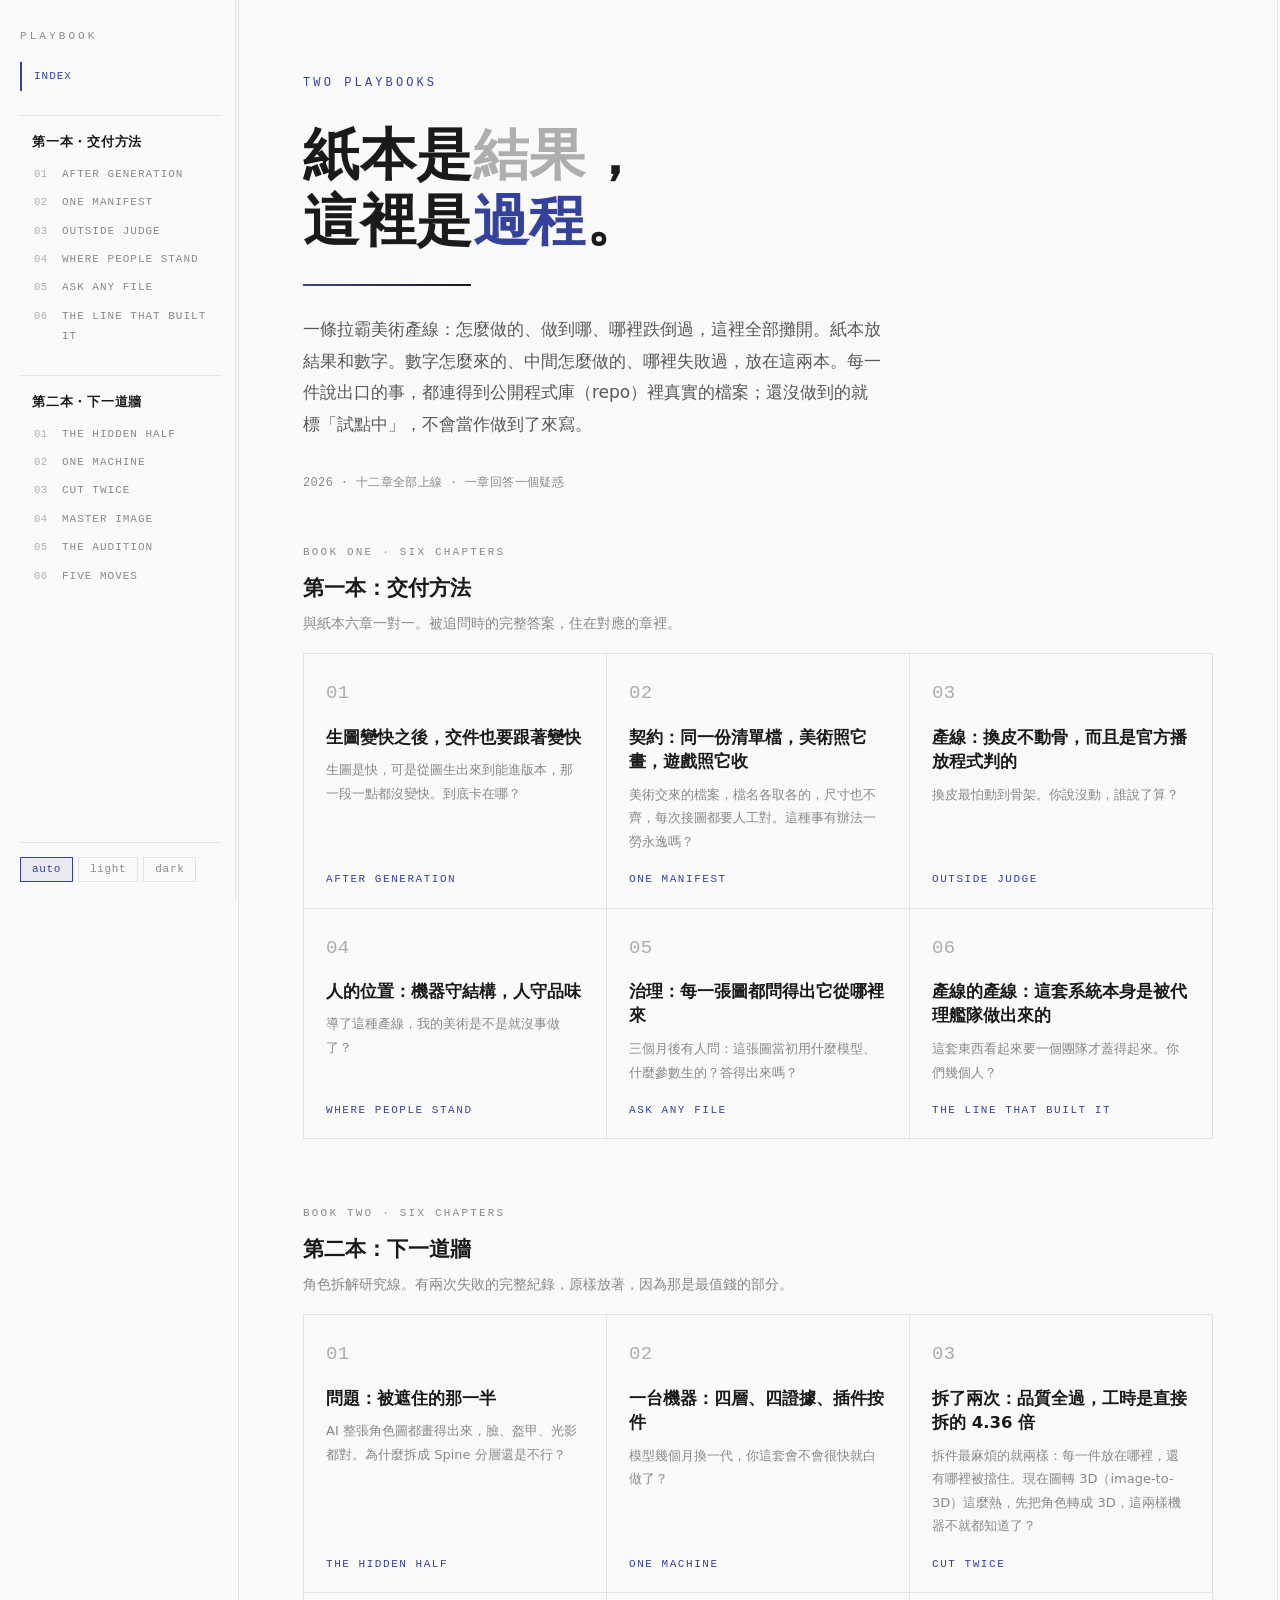
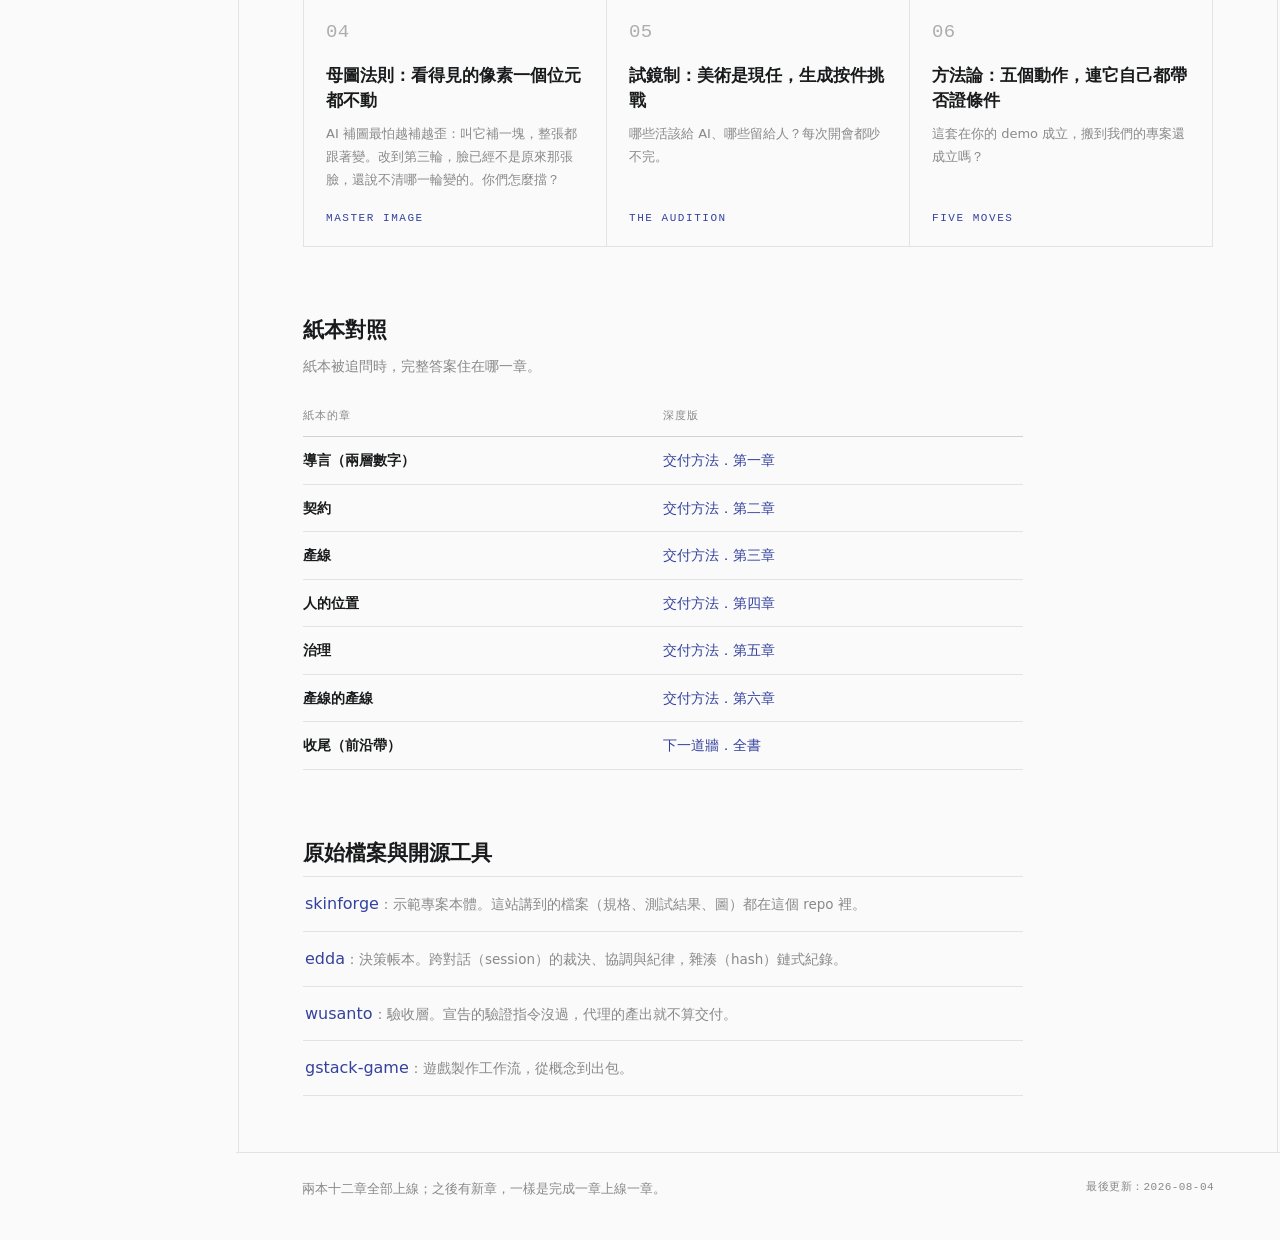
<file: index.html>
<!DOCTYPE html>
<html lang="zh-Hant">
<head>
<meta charset="utf-8">
<meta name="viewport" content="width=device-width, initial-scale=1">
<title>作品集完整版：兩本 playbook</title>
<link rel="stylesheet" href="assets/site.css">
</head>
<body>
<a class="skip" href="#hero">跳到正文</a>
<div class="frame">
<aside class="sidebar">
  <a class="brand" href="index.html">PLAYBOOK</a>
  <nav class="side-nav" aria-label="全站章節">
    <a class="top-level home active" href="index.html"><span class="lbl scramble" data-text="INDEX">INDEX</span></a>
    <p class="book-head">第一本・交付方法</p>
    <a class="top-level" href="method-01.html" title="一、生圖變快之後，交件也要跟著變快"><span class="no">01</span><span class="lbl scramble" data-text="AFTER GENERATION">AFTER GENERATION</span></a>
    <a class="top-level" href="method-02.html" title="二、契約：同一份清單檔，美術照它畫，遊戲照它收"><span class="no">02</span><span class="lbl scramble" data-text="ONE MANIFEST">ONE MANIFEST</span></a>
    <a class="top-level" href="method-03.html" title="三、產線：換皮不動骨，而且是官方播放程式判的"><span class="no">03</span><span class="lbl scramble" data-text="OUTSIDE JUDGE">OUTSIDE JUDGE</span></a>
    <a class="top-level" href="method-04.html" title="四、人的位置：機器守結構，人守品味"><span class="no">04</span><span class="lbl scramble" data-text="WHERE PEOPLE STAND">WHERE PEOPLE STAND</span></a>
    <a class="top-level" href="method-05.html" title="五、治理：每一張圖都問得出它從哪裡來"><span class="no">05</span><span class="lbl scramble" data-text="ASK ANY FILE">ASK ANY FILE</span></a>
    <a class="top-level" href="method-06.html" title="六、產線的產線：這套系統本身是被代理艦隊做出來的"><span class="no">06</span><span class="lbl scramble" data-text="THE LINE THAT BUILT IT">THE LINE THAT BUILT IT</span></a>
    <p class="book-head">第二本・下一道牆</p>
    <a class="top-level" href="nextwall-01.html" title="一、問題：被遮住的那一半"><span class="no">01</span><span class="lbl scramble" data-text="THE HIDDEN HALF">THE HIDDEN HALF</span></a>
    <a class="top-level" href="nextwall-02.html" title="二、一台機器：四層、四證據、插件按件"><span class="no">02</span><span class="lbl scramble" data-text="ONE MACHINE">ONE MACHINE</span></a>
    <a class="top-level" href="nextwall-03.html" title="三、拆了兩次：品質全過，工時是直接拆的 4.36 倍"><span class="no">03</span><span class="lbl scramble" data-text="CUT TWICE">CUT TWICE</span></a>
    <a class="top-level" href="nextwall-04.html" title="四、母圖法則：看得見的像素一個位元都不動"><span class="no">04</span><span class="lbl scramble" data-text="MASTER IMAGE">MASTER IMAGE</span></a>
    <a class="top-level" href="nextwall-05.html" title="五、試鏡制：美術是現任，生成按件挑戰"><span class="no">05</span><span class="lbl scramble" data-text="THE AUDITION">THE AUDITION</span></a>
    <a class="top-level" href="nextwall-06.html" title="六、方法論：五個動作，連它自己都帶否證條件"><span class="no">06</span><span class="lbl scramble" data-text="FIVE MOVES">FIVE MOVES</span></a>
  </nav>
  <div class="theme-toggle" role="group" aria-label="主題模式">
    <button type="button" data-mode="auto" aria-pressed="true">auto</button>
    <button type="button" data-mode="light" aria-pressed="false">light</button>
    <button type="button" data-mode="dark" aria-pressed="false">dark</button>
  </div>
</aside>
<main>
  <div class="col">
  <header class="hero" id="hero">
    <p class="eyebrow">TWO PLAYBOOKS</p>
    <h1>紙本是<span class="dim">結果</span>，<br>這裡是<span class="key">過程</span>。</h1>
    <div class="hero-rule" aria-hidden="true"></div>
    <p class="lede">一條拉霸美術產線：怎麼做的、做到哪、哪裡跌倒過，這裡全部攤開。紙本放結果和數字。數字怎麼來的、中間怎麼做的、哪裡失敗過，放在這兩本。每一件說出口的事，都連得到公開程式庫（repo）裡真實的檔案；還沒做到的就標「試點中」，不會當作做到了來寫。</p>
    <p class="year">2026 · 十二章全部上線 · 一章回答一個疑惑</p>
  </header>

  <section class="tocsec">
    <p class="toc-head">BOOK ONE · SIX CHAPTERS</p>
    <h2>第一本：交付方法</h2>
    <p class="booknote">與紙本六章一對一。被追問時的完整答案，住在對應的章裡。</p>
    <div class="toc-grid">
        <a class="toc-card" href="method-01.html">
          <span class="no">01</span>
          <h3>生圖變快之後，交件也要跟著變快</h3>
          <p class="q">生圖是快，可是從圖生出來到能進版本，那一段一點都沒變快。到底卡在哪？</p>
          <span class="en">After Generation</span>
        </a>
        <a class="toc-card" href="method-02.html">
          <span class="no">02</span>
          <h3>契約：同一份清單檔，美術照它畫，遊戲照它收</h3>
          <p class="q">美術交來的檔案，檔名各取各的，尺寸也不齊，每次接圖都要人工對。這種事有辦法一勞永逸嗎？</p>
          <span class="en">One Manifest</span>
        </a>
        <a class="toc-card" href="method-03.html">
          <span class="no">03</span>
          <h3>產線：換皮不動骨，而且是官方播放程式判的</h3>
          <p class="q">換皮最怕動到骨架。你說沒動，誰說了算？</p>
          <span class="en">Outside Judge</span>
        </a>
        <a class="toc-card" href="method-04.html">
          <span class="no">04</span>
          <h3>人的位置：機器守結構，人守品味</h3>
          <p class="q">導了這種產線，我的美術是不是就沒事做了？</p>
          <span class="en">Where People Stand</span>
        </a>
        <a class="toc-card" href="method-05.html">
          <span class="no">05</span>
          <h3>治理：每一張圖都問得出它從哪裡來</h3>
          <p class="q">三個月後有人問：這張圖當初用什麼模型、什麼參數生的？答得出來嗎？</p>
          <span class="en">Ask Any File</span>
        </a>
        <a class="toc-card" href="method-06.html">
          <span class="no">06</span>
          <h3>產線的產線：這套系統本身是被代理艦隊做出來的</h3>
          <p class="q">這套東西看起來要一個團隊才蓋得起來。你們幾個人？</p>
          <span class="en">The Line That Built It</span>
        </a>
    </div>
  </section>

  <section class="tocsec">
    <p class="toc-head">BOOK TWO · SIX CHAPTERS</p>
    <h2>第二本：下一道牆</h2>
    <p class="booknote">角色拆解研究線。有兩次失敗的完整紀錄，原樣放著，因為那是最值錢的部分。</p>
    <div class="toc-grid">
        <a class="toc-card" href="nextwall-01.html">
          <span class="no">01</span>
          <h3>問題：被遮住的那一半</h3>
          <p class="q">AI 整張角色圖都畫得出來，臉、盔甲、光影都對。為什麼拆成 Spine 分層還是不行？</p>
          <span class="en">The Hidden Half</span>
        </a>
        <a class="toc-card" href="nextwall-02.html">
          <span class="no">02</span>
          <h3>一台機器：四層、四證據、插件按件</h3>
          <p class="q">模型幾個月換一代，你這套會不會很快就白做了？</p>
          <span class="en">One Machine</span>
        </a>
        <a class="toc-card" href="nextwall-03.html">
          <span class="no">03</span>
          <h3>拆了兩次：品質全過，工時是直接拆的 4.36 倍</h3>
          <p class="q">拆件最麻煩的就兩樣：每一件放在哪裡，還有哪裡被擋住。現在圖轉 3D（image-to-3D）這麼熱，先把角色轉成 3D，這兩樣機器不就都知道了？</p>
          <span class="en">Cut Twice</span>
        </a>
        <a class="toc-card" href="nextwall-04.html">
          <span class="no">04</span>
          <h3>母圖法則：看得見的像素一個位元都不動</h3>
          <p class="q">AI 補圖最怕越補越歪：叫它補一塊，整張都跟著變。改到第三輪，臉已經不是原來那張臉，還說不清哪一輪變的。你們怎麼擋？</p>
          <span class="en">Master Image</span>
        </a>
        <a class="toc-card" href="nextwall-05.html">
          <span class="no">05</span>
          <h3>試鏡制：美術是現任，生成按件挑戰</h3>
          <p class="q">哪些活該給 AI、哪些留給人？每次開會都吵不完。</p>
          <span class="en">The Audition</span>
        </a>
        <a class="toc-card" href="nextwall-06.html">
          <span class="no">06</span>
          <h3>方法論：五個動作，連它自己都帶否證條件</h3>
          <p class="q">這套在你的 demo 成立，搬到我們的專案還成立嗎？</p>
          <span class="en">Five Moves</span>
        </a>
    </div>
  </section>

  <section class="plain">
    <h2>紙本對照</h2>
    <p class="booknote">紙本被追問時，完整答案住在哪一章。</p>
    <div class="table-scroll">
    <table class="tbl">
      <tr><th>紙本的章</th><th>深度版</th></tr>
      <tr><td>導言（兩層數字）</td><td><a href="method-01.html">交付方法．第一章</a></td></tr>
      <tr><td>契約</td><td><a href="method-02.html">交付方法．第二章</a></td></tr>
      <tr><td>產線</td><td><a href="method-03.html">交付方法．第三章</a></td></tr>
      <tr><td>人的位置</td><td><a href="method-04.html">交付方法．第四章</a></td></tr>
      <tr><td>治理</td><td><a href="method-05.html">交付方法．第五章</a></td></tr>
      <tr><td>產線的產線</td><td><a href="method-06.html">交付方法．第六章</a></td></tr>
      <tr><td>收尾（前沿帶）</td><td><a href="nextwall-01.html">下一道牆．全書</a></td></tr>
    </table>
    </div>
  </section>

  <section class="plain">
    <h2>原始檔案與開源工具</h2>
    <ul class="repos">
      <li><a href="https://github.com/fagemx/skinforge">skinforge</a><span class="desc">：示範專案本體。這站講到的檔案（規格、測試結果、圖）都在這個 repo 裡。</span></li>
      <li><a href="https://github.com/fagemx/edda">edda</a><span class="desc">：決策帳本。跨對話（session）的裁決、協調與紀律，雜湊（hash）鏈式紀錄。</span></li>
      <li><a href="https://github.com/fagemx/wusanto">wusanto</a><span class="desc">：驗收層。宣告的驗證指令沒過，代理的產出就不算交付。</span></li>
      <li><a href="https://github.com/fagemx/gstack-game">gstack-game</a><span class="desc">：遊戲製作工作流，從概念到出包。</span></li>
    </ul>
  </section>
  </div>
  <footer class="site">
    <div class="col">
      <span>兩本十二章全部上線；之後有新章，一樣是完成一章上線一章。</span>
      <span class="mono">最後更新：2026-08-04</span>
    </div>
  </footer>
</main>
</div>
<script src="assets/site.js"></script>
</body>
</html>
</file>
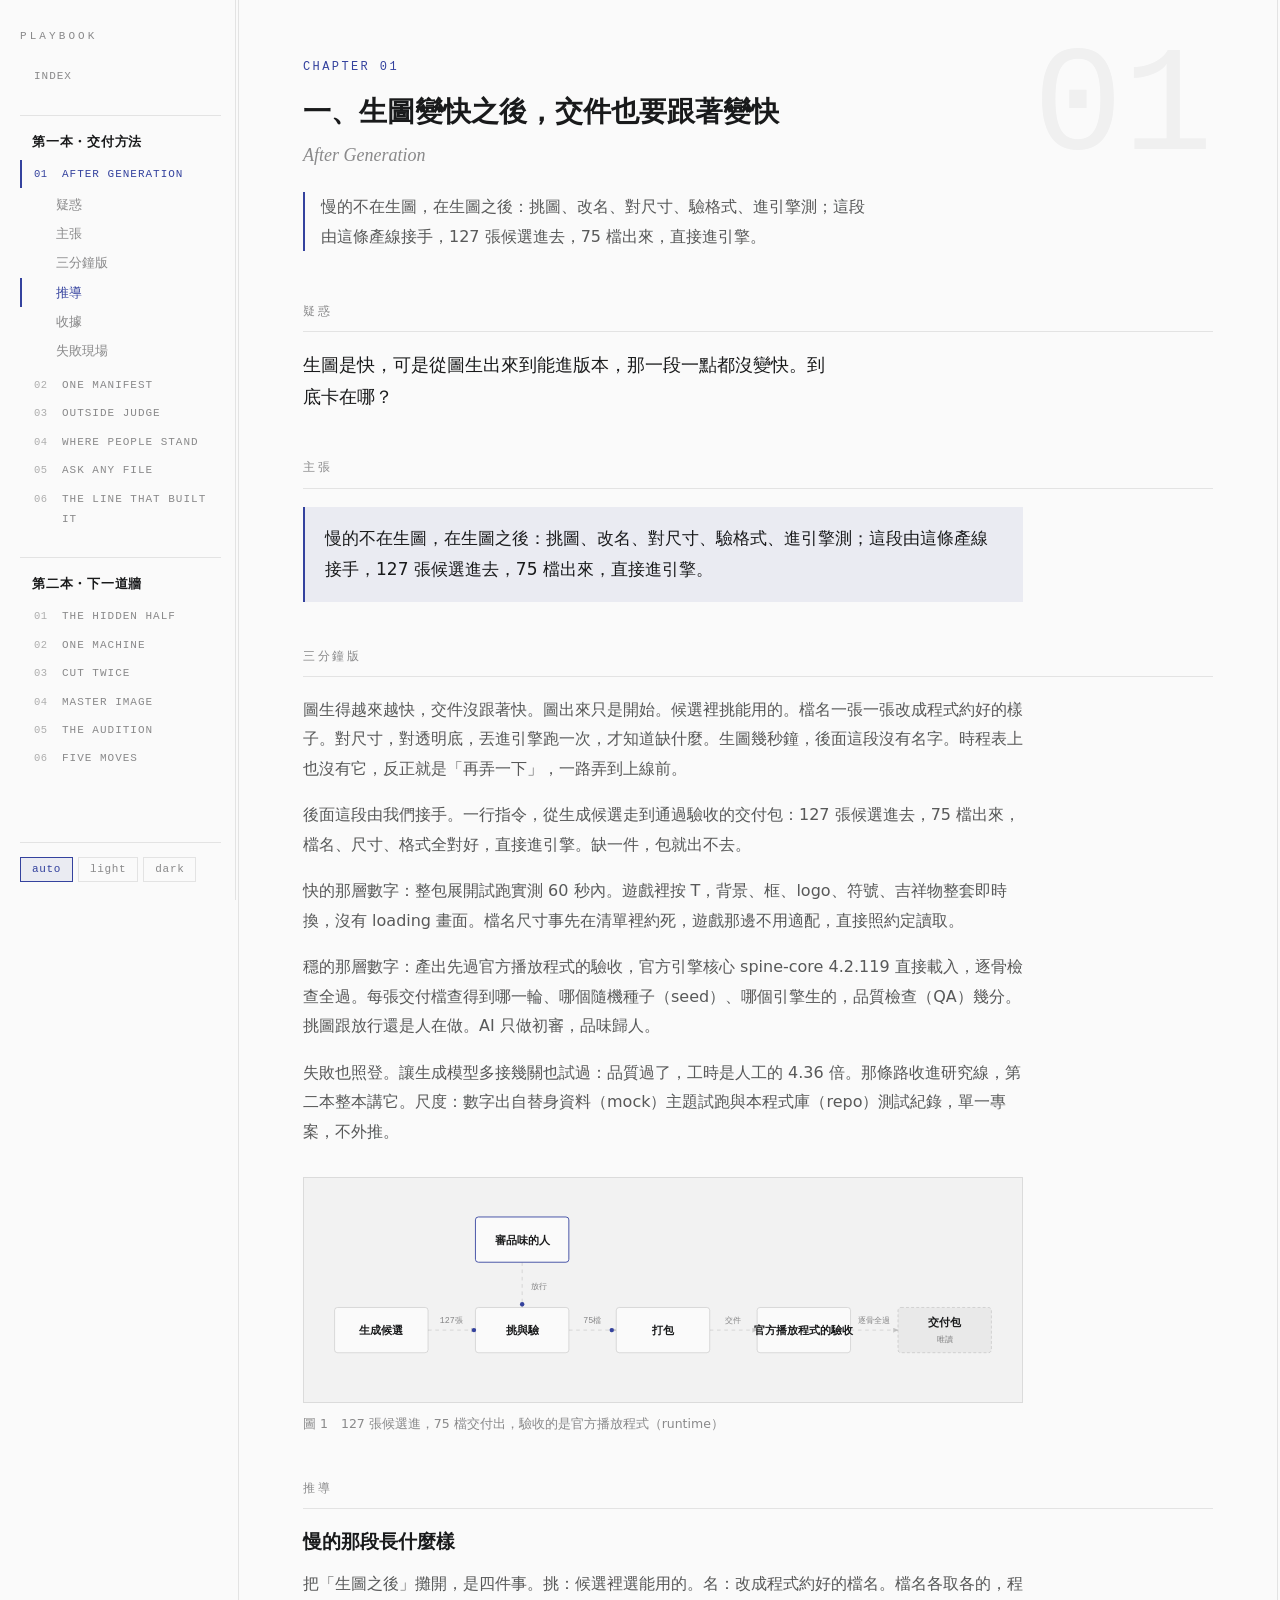
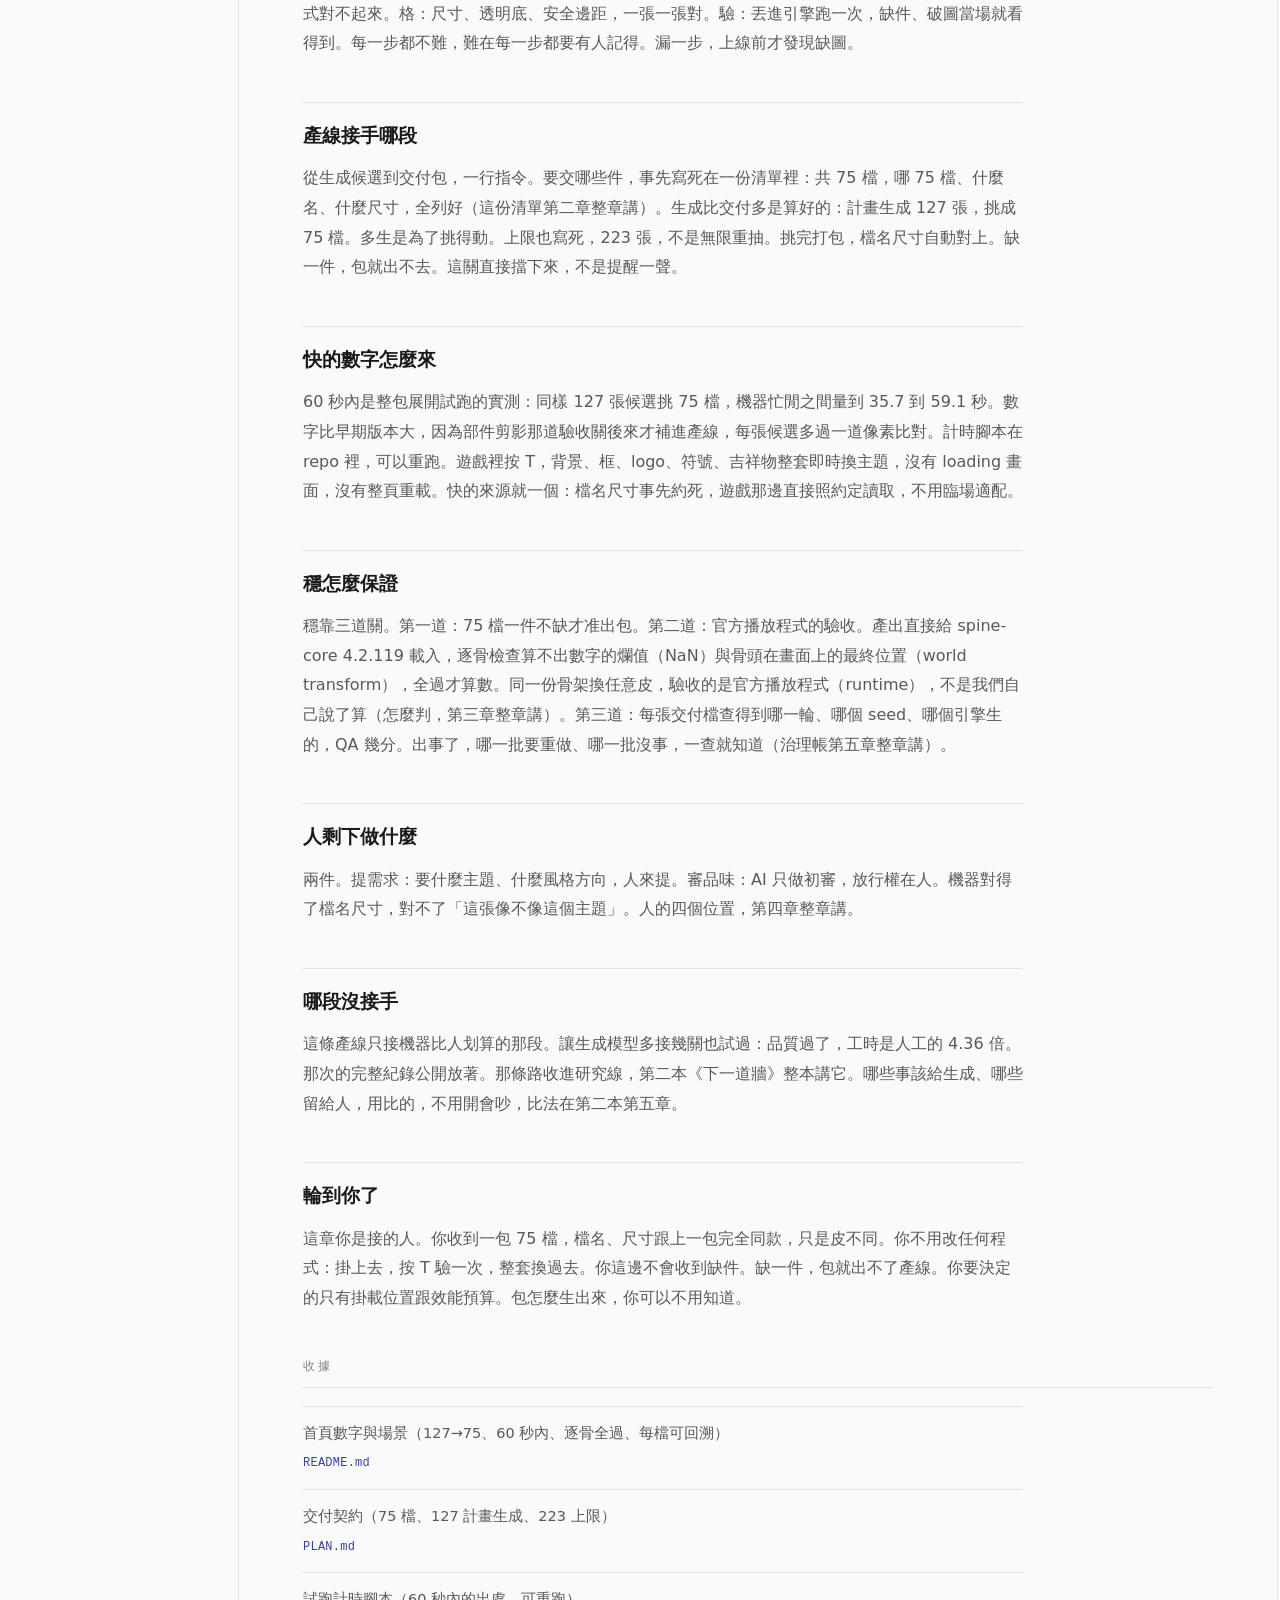
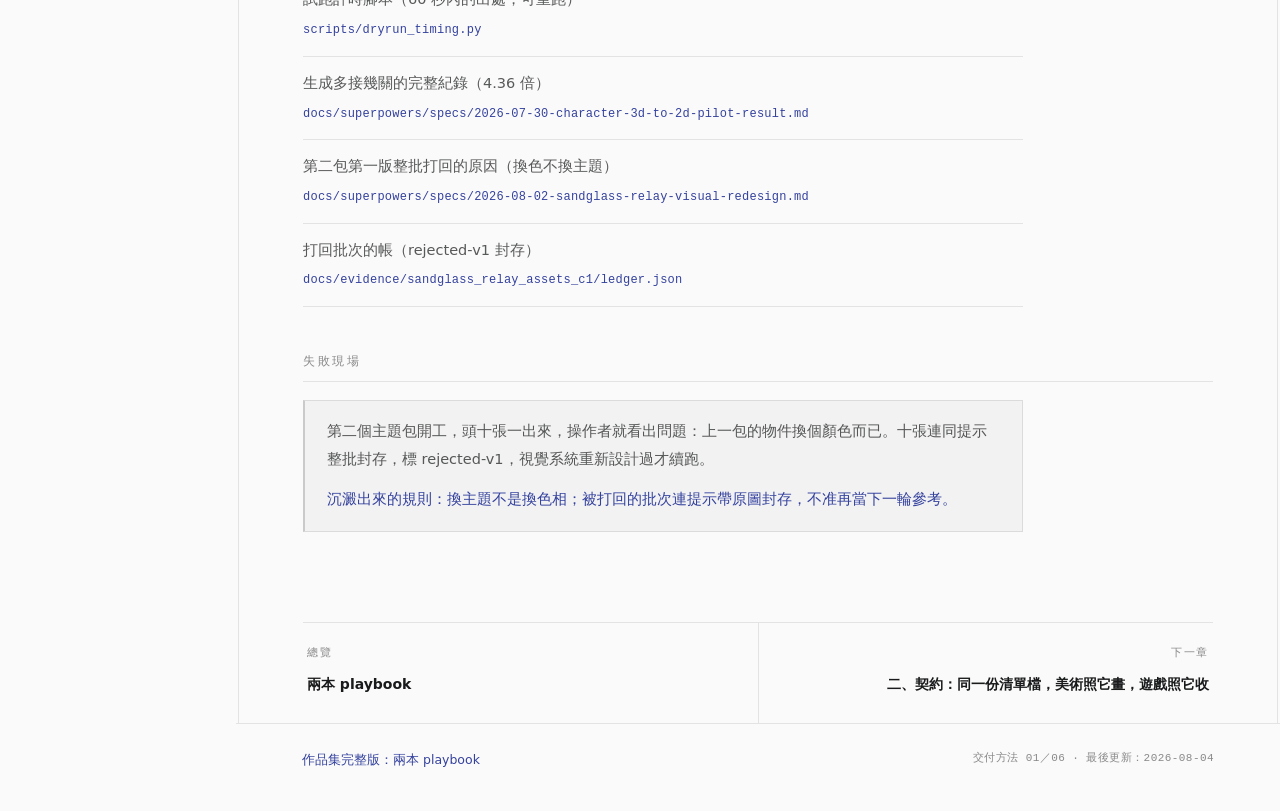
<file: method-01.html>
<!DOCTYPE html>
<html lang="zh-Hant">
<head>
<meta charset="utf-8">
<meta name="viewport" content="width=device-width, initial-scale=1">
<title>一、生圖變快之後，交件也要跟著變快｜交付方法</title>
<link rel="stylesheet" href="assets/site.css">
</head>
<body>
<a class="skip" href="#ch1">跳到正文</a>
<div class="frame">
<aside class="sidebar">
  <a class="brand" href="index.html">PLAYBOOK</a>
  <nav class="side-nav" aria-label="全站章節">
    <a class="top-level home" href="index.html"><span class="lbl scramble" data-text="INDEX">INDEX</span></a>
    <p class="book-head">第一本・交付方法</p>
    <a class="top-level active" href="method-01.html" title="一、生圖變快之後，交件也要跟著變快"><span class="no">01</span><span class="lbl scramble" data-text="AFTER GENERATION">AFTER GENERATION</span></a>
    <div class="subs">
      <a class="sub" href="#b-ask"><span class="lbl">疑惑</span></a>
      <a class="sub" href="#b-say"><span class="lbl">主張</span></a>
      <a class="sub" href="#b-brief"><span class="lbl">三分鐘版</span></a>
      <a class="sub" href="#b-derive"><span class="lbl">推導</span></a>
      <a class="sub" href="#b-receipts"><span class="lbl">收據</span></a>
      <a class="sub" href="#b-fall"><span class="lbl">失敗現場</span></a>
    </div>
    <a class="top-level" href="method-02.html" title="二、契約：同一份清單檔，美術照它畫，遊戲照它收"><span class="no">02</span><span class="lbl scramble" data-text="ONE MANIFEST">ONE MANIFEST</span></a>
    <a class="top-level" href="method-03.html" title="三、產線：換皮不動骨，而且是官方播放程式判的"><span class="no">03</span><span class="lbl scramble" data-text="OUTSIDE JUDGE">OUTSIDE JUDGE</span></a>
    <a class="top-level" href="method-04.html" title="四、人的位置：機器守結構，人守品味"><span class="no">04</span><span class="lbl scramble" data-text="WHERE PEOPLE STAND">WHERE PEOPLE STAND</span></a>
    <a class="top-level" href="method-05.html" title="五、治理：每一張圖都問得出它從哪裡來"><span class="no">05</span><span class="lbl scramble" data-text="ASK ANY FILE">ASK ANY FILE</span></a>
    <a class="top-level" href="method-06.html" title="六、產線的產線：這套系統本身是被代理艦隊做出來的"><span class="no">06</span><span class="lbl scramble" data-text="THE LINE THAT BUILT IT">THE LINE THAT BUILT IT</span></a>
    <p class="book-head">第二本・下一道牆</p>
    <a class="top-level" href="nextwall-01.html" title="一、問題：被遮住的那一半"><span class="no">01</span><span class="lbl scramble" data-text="THE HIDDEN HALF">THE HIDDEN HALF</span></a>
    <a class="top-level" href="nextwall-02.html" title="二、一台機器：四層、四證據、插件按件"><span class="no">02</span><span class="lbl scramble" data-text="ONE MACHINE">ONE MACHINE</span></a>
    <a class="top-level" href="nextwall-03.html" title="三、拆了兩次：品質全過，工時是直接拆的 4.36 倍"><span class="no">03</span><span class="lbl scramble" data-text="CUT TWICE">CUT TWICE</span></a>
    <a class="top-level" href="nextwall-04.html" title="四、母圖法則：看得見的像素一個位元都不動"><span class="no">04</span><span class="lbl scramble" data-text="MASTER IMAGE">MASTER IMAGE</span></a>
    <a class="top-level" href="nextwall-05.html" title="五、試鏡制：美術是現任，生成按件挑戰"><span class="no">05</span><span class="lbl scramble" data-text="THE AUDITION">THE AUDITION</span></a>
    <a class="top-level" href="nextwall-06.html" title="六、方法論：五個動作，連它自己都帶否證條件"><span class="no">06</span><span class="lbl scramble" data-text="FIVE MOVES">FIVE MOVES</span></a>
  </nav>
  <div class="theme-toggle" role="group" aria-label="主題模式">
    <button type="button" data-mode="auto" aria-pressed="true">auto</button>
    <button type="button" data-mode="light" aria-pressed="false">light</button>
    <button type="button" data-mode="dark" aria-pressed="false">dark</button>
  </div>
</aside>
<main>
  <div class="col">
  <section class="chapter" id="ch1">
    <div class="band">
      <div class="ghost" aria-hidden="true">01</div>
      <div class="kicker">Chapter 01</div>
      <h2>一、生圖變快之後，交件也要跟著變快</h2>
      <p class="entitle">After Generation</p>
      <p class="standfirst">慢的不在生圖，在生圖之後：挑圖、改名、對尺寸、驗格式、進引擎測；這段由這條產線接手，127 張候選進去，75 檔出來，直接進引擎。</p>
    </div>

    <div id="b-ask" class="blk ask">
      <h3>疑惑</h3>
      <p>生圖是快，可是從圖生出來到能進版本，那一段一點都沒變快。到底卡在哪？</p>
    </div>

    <div id="b-say" class="blk say">
      <h3>主張</h3>
      <p>慢的不在生圖，在生圖之後：挑圖、改名、對尺寸、驗格式、進引擎測；這段由這條產線接手，127 張候選進去，75 檔出來，直接進引擎。</p>
    </div>

    <div id="b-brief" class="blk">
      <h3>三分鐘版</h3>
      <p>圖生得越來越快，交件沒跟著快。圖出來只是開始。候選裡挑能用的。檔名一張一張改成程式約好的樣子。對尺寸，對透明底，丟進引擎跑一次，才知道缺什麼。生圖幾秒鐘，後面這段沒有名字。時程表上也沒有它，反正就是「再弄一下」，一路弄到上線前。</p>
      <p>後面這段由我們接手。一行指令，從生成候選走到通過驗收的交付包：127 張候選進去，75 檔出來，檔名、尺寸、格式全對好，直接進引擎。缺一件，包就出不去。</p>
      <p>快的那層數字：整包展開試跑實測 60 秒內。遊戲裡按 T，背景、框、logo、符號、吉祥物整套即時換，沒有 loading 畫面。檔名尺寸事先在清單裡約死，遊戲那邊不用適配，直接照約定讀取。</p>
      <p>穩的那層數字：產出先過官方播放程式的驗收，官方引擎核心 spine-core 4.2.119 直接載入，逐骨檢查全過。每張交付檔查得到哪一輪、哪個隨機種子（seed）、哪個引擎生的，品質檢查（QA）幾分。挑圖跟放行還是人在做。AI 只做初審，品味歸人。</p>
      <p>失敗也照登。讓生成模型多接幾關也試過：品質過了，工時是人工的 4.36 倍。那條路收進研究線，第二本整本講它。尺度：數字出自替身資料（mock）主題試跑與本程式庫（repo）測試紀錄，單一專案，不外推。</p>

      <figure class="dg">
        <div class="scroller">
          <svg viewBox="0 0 940 252" width="940" height="252" role="img" aria-label="圖 1　127 張候選進，75 檔交付出，驗收的是官方播放程式（runtime）" xmlns="http://www.w3.org/2000/svg">
            <defs>
              <marker id="ar1" viewBox="0 0 10 10" refX="9.5" refY="5" markerWidth="7" markerHeight="7" orient="auto-start-reverse">
                <path class="e-head" d="M0,0 L10,5 L0,10 Z"/>
              </marker>
            </defs>
            <path class="e-path" marker-end="url(#ar1)" d="M148,181 H213"/>
            <path class="e-path" marker-end="url(#ar1)" d="M277,88 V150"/>
            <path class="e-path" marker-end="url(#ar1)" d="M341,181 H406"/>
            <path class="e-path" marker-end="url(#ar1)" d="M534,181 H599"/>
            <path class="e-path" marker-end="url(#ar1)" d="M727,181 H792"/>
            <text class="e-lbl" x="180" y="171" text-anchor="middle">127張</text>
            <text class="e-lbl" x="289" y="125" text-anchor="start">放行</text>
            <text class="e-lbl" x="373" y="171" text-anchor="middle">75檔</text>
            <text class="e-lbl" x="566" y="171" text-anchor="middle">交件</text>
            <text class="e-lbl" x="759" y="171" text-anchor="middle">逐骨全過</text>
            <rect class="n-svc" x="20" y="150" width="128" height="62" rx="4"/>
            <text class="n-lbl" x="84" y="187" text-anchor="middle">生成候選</text>
            <rect class="n-human" x="213" y="26" width="128" height="62" rx="4"/>
            <text class="n-lbl" x="277" y="63" text-anchor="middle">審品味的人</text>
            <rect class="n-svc" x="213" y="150" width="128" height="62" rx="4"/>
            <text class="n-lbl" x="277" y="187" text-anchor="middle">挑與驗</text>
            <rect class="n-svc" x="406" y="150" width="128" height="62" rx="4"/>
            <text class="n-lbl" x="470" y="187" text-anchor="middle">打包</text>
            <rect class="n-svc" x="599" y="150" width="128" height="62" rx="4"/>
            <text class="n-lbl" x="663" y="187" text-anchor="middle">官方播放程式的驗收</text>
            <rect class="n-data" x="792" y="150" width="128" height="62" rx="4"/>
            <text class="n-lbl" x="856" y="176" text-anchor="middle">交付包</text>
            <text class="n-tag" x="856" y="197" text-anchor="middle">唯讀</text>
          </svg>
        </div>
        <figcaption>圖 1　127 張候選進，75 檔交付出，驗收的是官方播放程式（runtime）</figcaption>
      </figure>
    </div>

    <div id="b-derive" class="blk">
      <h3>推導</h3>

      <h4>慢的那段長什麼樣</h4>
      <p>把「生圖之後」攤開，是四件事。挑：候選裡選能用的。名：改成程式約好的檔名。檔名各取各的，程式對不起來。格：尺寸、透明底、安全邊距，一張一張對。驗：丟進引擎跑一次，缺件、破圖當場就看得到。每一步都不難，難在每一步都要有人記得。漏一步，上線前才發現缺圖。</p>

      <h4>產線接手哪段</h4>
      <p>從生成候選到交付包，一行指令。要交哪些件，事先寫死在一份清單裡：共 75 檔，哪 75 檔、什麼名、什麼尺寸，全列好（這份清單第二章整章講）。生成比交付多是算好的：計畫生成 127 張，挑成 75 檔。多生是為了挑得動。上限也寫死，223 張，不是無限重抽。挑完打包，檔名尺寸自動對上。缺一件，包就出不去。這關直接擋下來，不是提醒一聲。</p>

      <h4>快的數字怎麼來</h4>
      <p>60 秒內是整包展開試跑的實測：同樣 127 張候選挑 75 檔，機器忙閒之間量到 35.7 到 59.1 秒。數字比早期版本大，因為部件剪影那道驗收關後來才補進產線，每張候選多過一道像素比對。計時腳本在 repo 裡，可以重跑。遊戲裡按 T，背景、框、logo、符號、吉祥物整套即時換主題，沒有 loading 畫面，沒有整頁重載。快的來源就一個：檔名尺寸事先約死，遊戲那邊直接照約定讀取，不用臨場適配。</p>

      <h4>穩怎麼保證</h4>
      <p>穩靠三道關。第一道：75 檔一件不缺才准出包。第二道：官方播放程式的驗收。產出直接給 spine-core 4.2.119 載入，逐骨檢查算不出數字的爛值（NaN）與骨頭在畫面上的最終位置（world transform），全過才算數。同一份骨架換任意皮，驗收的是官方播放程式（runtime），不是我們自己說了算（怎麼判，第三章整章講）。第三道：每張交付檔查得到哪一輪、哪個 seed、哪個引擎生的，QA 幾分。出事了，哪一批要重做、哪一批沒事，一查就知道（治理帳第五章整章講）。</p>

      <h4>人剩下做什麼</h4>
      <p>兩件。提需求：要什麼主題、什麼風格方向，人來提。審品味：AI 只做初審，放行權在人。機器對得了檔名尺寸，對不了「這張像不像這個主題」。人的四個位置，第四章整章講。</p>

      <h4>哪段沒接手</h4>
      <p>這條產線只接機器比人划算的那段。讓生成模型多接幾關也試過：品質過了，工時是人工的 4.36 倍。那次的完整紀錄公開放著。那條路收進研究線，第二本《下一道牆》整本講它。哪些事該給生成、哪些留給人，用比的，不用開會吵，比法在第二本第五章。</p>

      <h4>輪到你了</h4>
      <p>這章你是接的人。你收到一包 75 檔，檔名、尺寸跟上一包完全同款，只是皮不同。你不用改任何程式：掛上去，按 T 驗一次，整套換過去。你這邊不會收到缺件。缺一件，包就出不了產線。你要決定的只有掛載位置跟效能預算。包怎麼生出來，你可以不用知道。</p>
    </div>

    <div id="b-receipts" class="blk">
      <h3>收據</h3>
      <ol class="receipts">
        <li>
          <p class="rk">首頁數字與場景（127→75、60 秒內、逐骨全過、每檔可回溯）</p>
          <a class="rl" href="https://github.com/fagemx/skinforge/blob/main/README.md">README.md</a>
        </li>
        <li>
          <p class="rk">交付契約（75 檔、127 計畫生成、223 上限）</p>
          <a class="rl" href="https://github.com/fagemx/skinforge/blob/main/PLAN.md">PLAN.md</a>
        </li>
        <li>
          <p class="rk">試跑計時腳本（60 秒內的出處，可重跑）</p>
          <a class="rl" href="https://github.com/fagemx/skinforge/blob/main/scripts/dryrun_timing.py">scripts/dryrun_timing.py</a>
        </li>
        <li>
          <p class="rk">生成多接幾關的完整紀錄（4.36 倍）</p>
          <a class="rl" href="https://github.com/fagemx/skinforge/blob/main/docs/superpowers/specs/2026-07-30-character-3d-to-2d-pilot-result.md">docs/superpowers/specs/2026-07-30-character-3d-to-2d-pilot-result.md</a>
        </li>
        <li>
          <p class="rk">第二包第一版整批打回的原因（換色不換主題）</p>
          <a class="rl" href="https://github.com/fagemx/skinforge/blob/main/docs/superpowers/specs/2026-08-02-sandglass-relay-visual-redesign.md">docs/superpowers/specs/2026-08-02-sandglass-relay-visual-redesign.md</a>
        </li>
        <li>
          <p class="rk">打回批次的帳（rejected-v1 封存）</p>
          <a class="rl" href="https://github.com/fagemx/skinforge/blob/main/docs/evidence/sandglass_relay_assets_c1/ledger.json">docs/evidence/sandglass_relay_assets_c1/ledger.json</a>
        </li>
      </ol>
    </div>

    <div id="b-fall" class="blk">
      <h3>失敗現場</h3>
      <div class="fall">
        <p>第二個主題包開工，頭十張一出來，操作者就看出問題：上一包的物件換個顏色而已。十張連同提示整批封存，標 rejected-v1，視覺系統重新設計過才續跑。</p>
        <p class="rule">沉澱出來的規則：換主題不是換色相；被打回的批次連提示帶原圖封存，不准再當下一輪參考。</p>
      </div>
    </div>
  </section>

  <nav class="pager" aria-label="前後章">
    <a class="prev" href="index.html"><span class="dir">總覽</span><span class="t">兩本 playbook</span></a>
    <a class="next" href="method-02.html"><span class="dir">下一章</span><span class="t">二、契約：同一份清單檔，美術照它畫，遊戲照它收</span></a>
  </nav>
  </div>
  <footer class="site">
    <div class="col">
      <span><a href="index.html">作品集完整版：兩本 playbook</a></span>
      <span class="mono">交付方法 01／06 · 最後更新：2026-08-04</span>
    </div>
  </footer>
</main>
</div>
<script src="assets/site.js"></script>
</body>
</html>
</file>
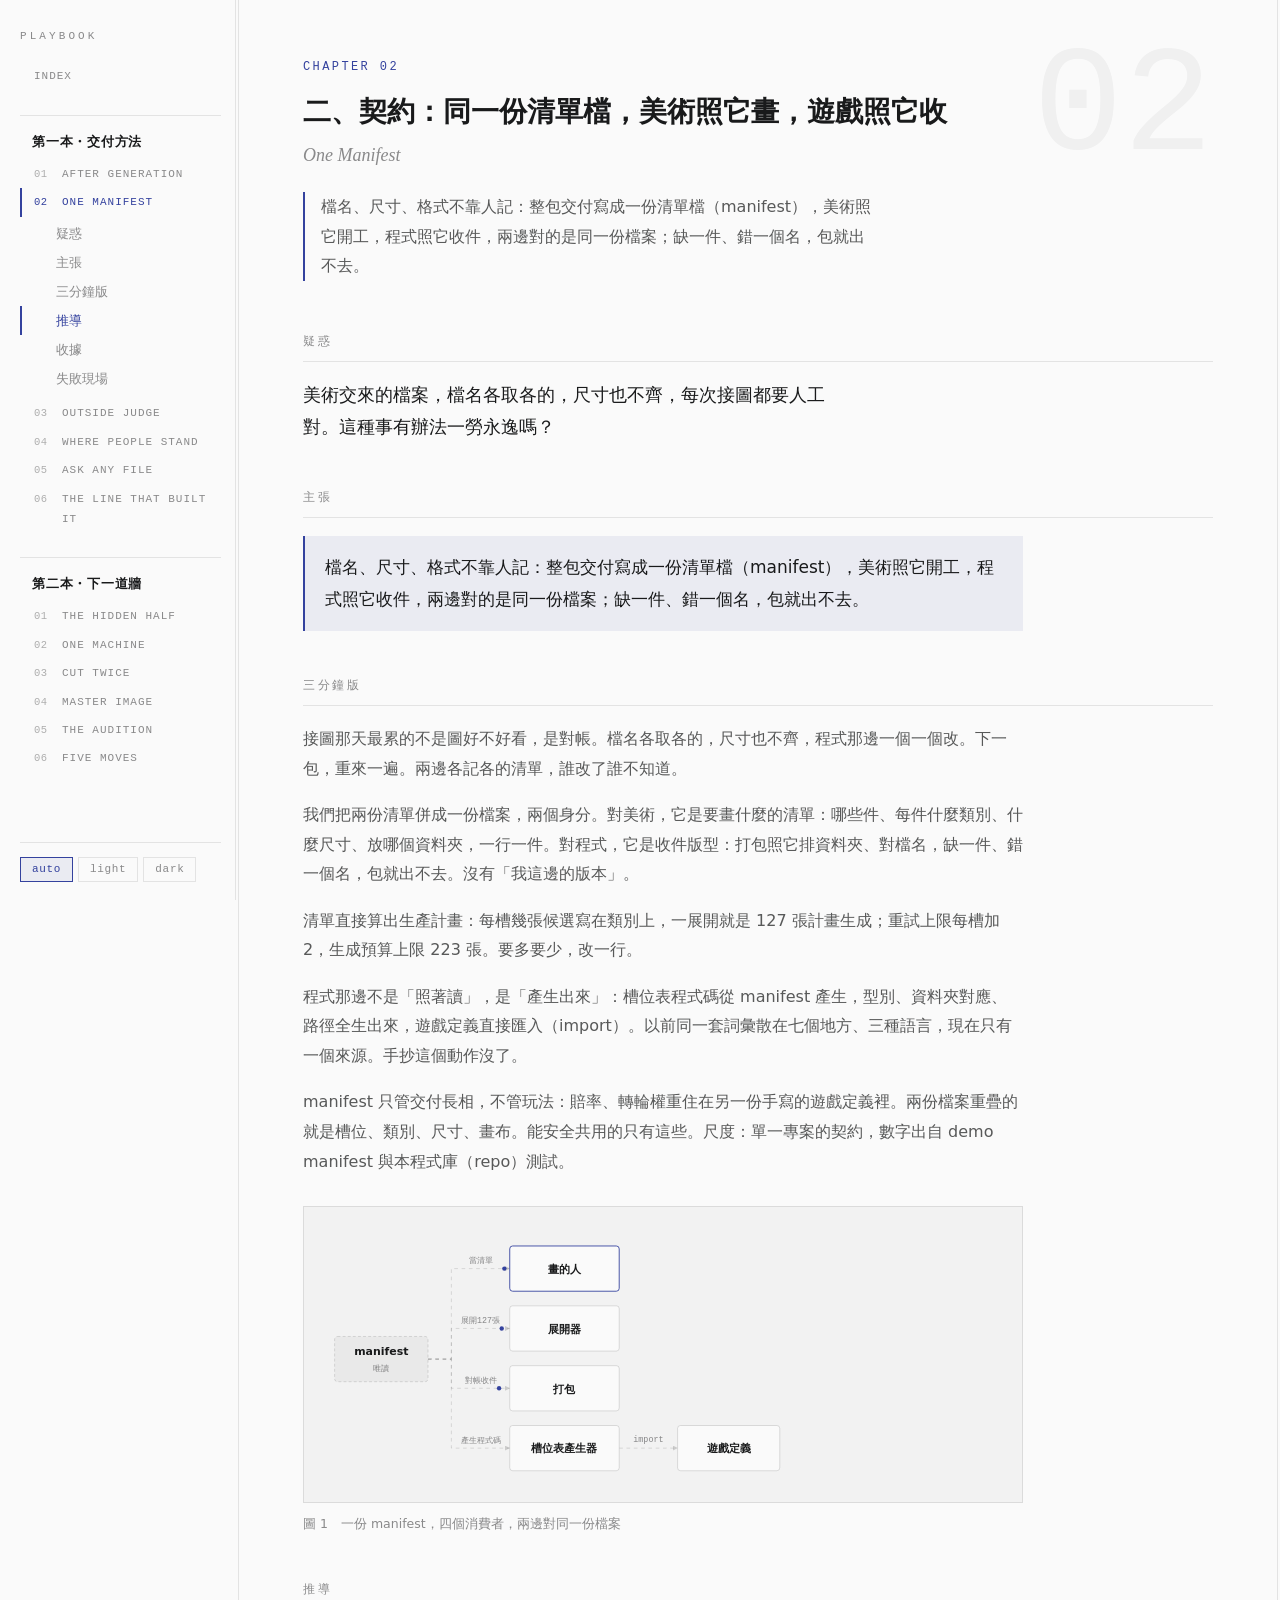
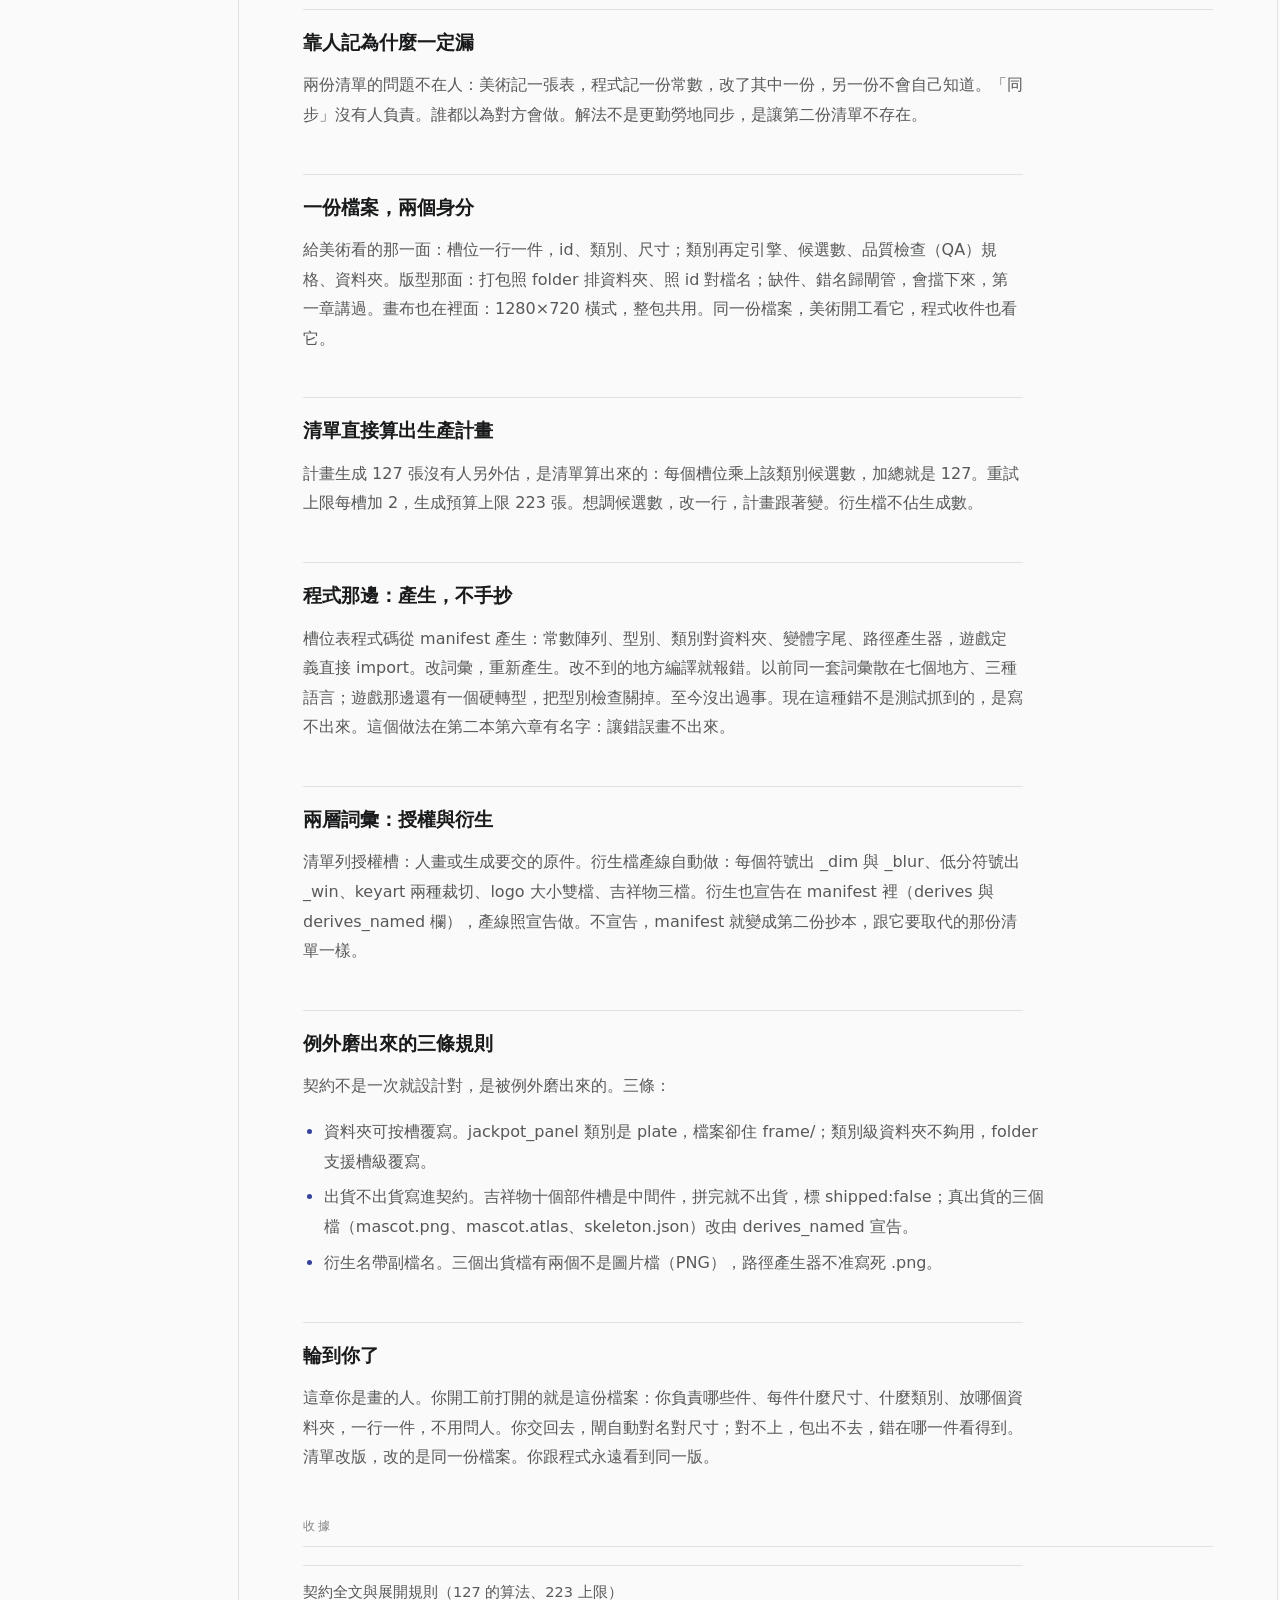
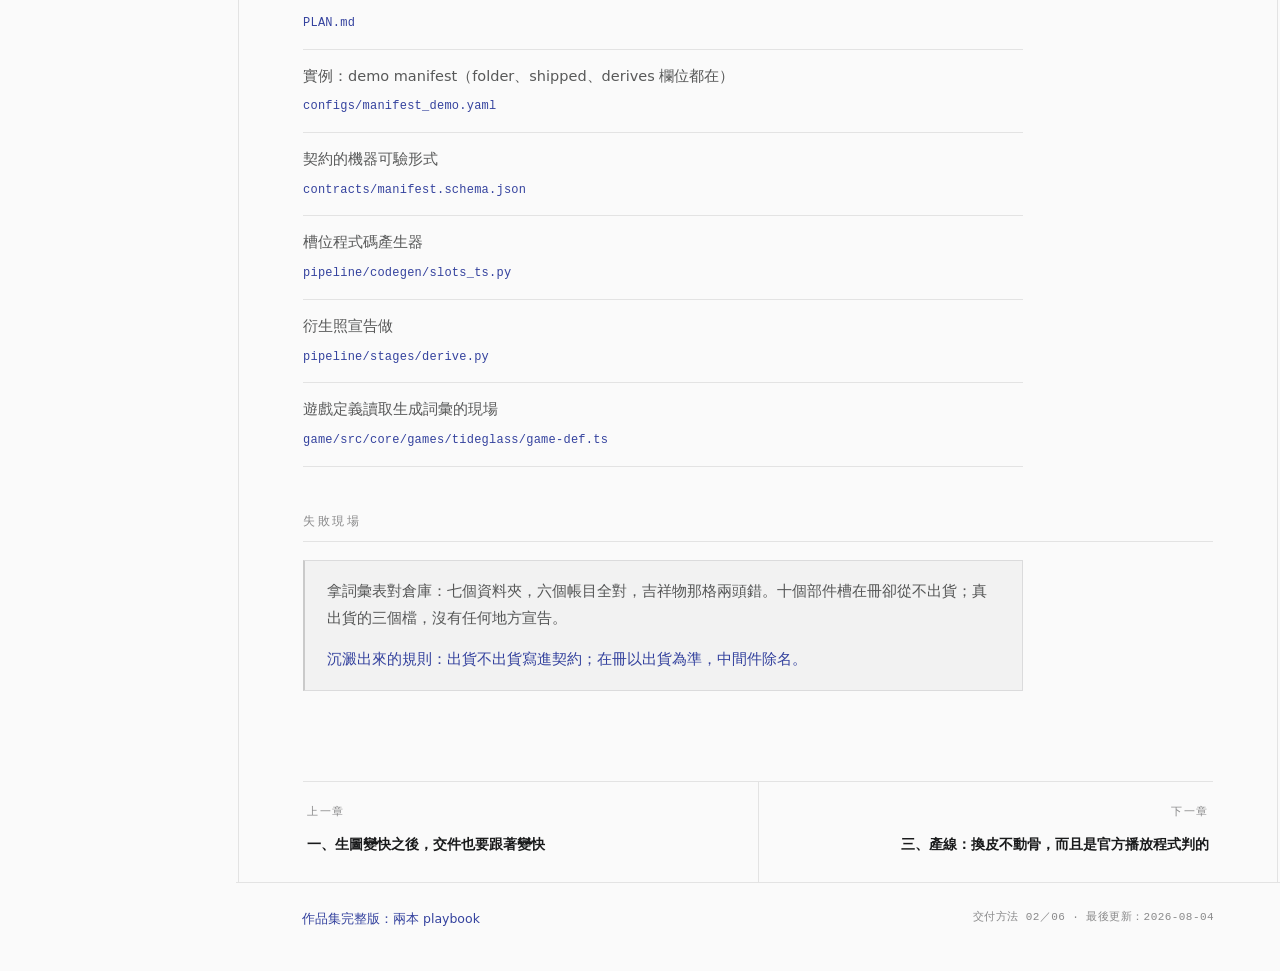
<file: method-02.html>
<!DOCTYPE html>
<html lang="zh-Hant">
<head>
<meta charset="utf-8">
<meta name="viewport" content="width=device-width, initial-scale=1">
<title>二、契約：同一份清單檔，美術照它畫，遊戲照它收｜交付方法</title>
<link rel="stylesheet" href="assets/site.css">
</head>
<body>
<a class="skip" href="#ch2">跳到正文</a>
<div class="frame">
<aside class="sidebar">
  <a class="brand" href="index.html">PLAYBOOK</a>
  <nav class="side-nav" aria-label="全站章節">
    <a class="top-level home" href="index.html"><span class="lbl scramble" data-text="INDEX">INDEX</span></a>
    <p class="book-head">第一本・交付方法</p>
    <a class="top-level" href="method-01.html" title="一、生圖變快之後，交件也要跟著變快"><span class="no">01</span><span class="lbl scramble" data-text="AFTER GENERATION">AFTER GENERATION</span></a>
    <a class="top-level active" href="method-02.html" title="二、契約：同一份清單檔，美術照它畫，遊戲照它收"><span class="no">02</span><span class="lbl scramble" data-text="ONE MANIFEST">ONE MANIFEST</span></a>
    <div class="subs">
      <a class="sub" href="#b-ask"><span class="lbl">疑惑</span></a>
      <a class="sub" href="#b-say"><span class="lbl">主張</span></a>
      <a class="sub" href="#b-brief"><span class="lbl">三分鐘版</span></a>
      <a class="sub" href="#b-derive"><span class="lbl">推導</span></a>
      <a class="sub" href="#b-receipts"><span class="lbl">收據</span></a>
      <a class="sub" href="#b-fall"><span class="lbl">失敗現場</span></a>
    </div>
    <a class="top-level" href="method-03.html" title="三、產線：換皮不動骨，而且是官方播放程式判的"><span class="no">03</span><span class="lbl scramble" data-text="OUTSIDE JUDGE">OUTSIDE JUDGE</span></a>
    <a class="top-level" href="method-04.html" title="四、人的位置：機器守結構，人守品味"><span class="no">04</span><span class="lbl scramble" data-text="WHERE PEOPLE STAND">WHERE PEOPLE STAND</span></a>
    <a class="top-level" href="method-05.html" title="五、治理：每一張圖都問得出它從哪裡來"><span class="no">05</span><span class="lbl scramble" data-text="ASK ANY FILE">ASK ANY FILE</span></a>
    <a class="top-level" href="method-06.html" title="六、產線的產線：這套系統本身是被代理艦隊做出來的"><span class="no">06</span><span class="lbl scramble" data-text="THE LINE THAT BUILT IT">THE LINE THAT BUILT IT</span></a>
    <p class="book-head">第二本・下一道牆</p>
    <a class="top-level" href="nextwall-01.html" title="一、問題：被遮住的那一半"><span class="no">01</span><span class="lbl scramble" data-text="THE HIDDEN HALF">THE HIDDEN HALF</span></a>
    <a class="top-level" href="nextwall-02.html" title="二、一台機器：四層、四證據、插件按件"><span class="no">02</span><span class="lbl scramble" data-text="ONE MACHINE">ONE MACHINE</span></a>
    <a class="top-level" href="nextwall-03.html" title="三、拆了兩次：品質全過，工時是直接拆的 4.36 倍"><span class="no">03</span><span class="lbl scramble" data-text="CUT TWICE">CUT TWICE</span></a>
    <a class="top-level" href="nextwall-04.html" title="四、母圖法則：看得見的像素一個位元都不動"><span class="no">04</span><span class="lbl scramble" data-text="MASTER IMAGE">MASTER IMAGE</span></a>
    <a class="top-level" href="nextwall-05.html" title="五、試鏡制：美術是現任，生成按件挑戰"><span class="no">05</span><span class="lbl scramble" data-text="THE AUDITION">THE AUDITION</span></a>
    <a class="top-level" href="nextwall-06.html" title="六、方法論：五個動作，連它自己都帶否證條件"><span class="no">06</span><span class="lbl scramble" data-text="FIVE MOVES">FIVE MOVES</span></a>
  </nav>
  <div class="theme-toggle" role="group" aria-label="主題模式">
    <button type="button" data-mode="auto" aria-pressed="true">auto</button>
    <button type="button" data-mode="light" aria-pressed="false">light</button>
    <button type="button" data-mode="dark" aria-pressed="false">dark</button>
  </div>
</aside>
<main>
  <div class="col">
  <section class="chapter" id="ch2">
    <div class="band">
      <div class="ghost" aria-hidden="true">02</div>
      <div class="kicker">Chapter 02</div>
      <h2>二、契約：同一份清單檔，美術照它畫，遊戲照它收</h2>
      <p class="entitle">One Manifest</p>
      <p class="standfirst">檔名、尺寸、格式不靠人記：整包交付寫成一份清單檔（manifest），美術照它開工，程式照它收件，兩邊對的是同一份檔案；缺一件、錯一個名，包就出不去。</p>
    </div>

    <div id="b-ask" class="blk ask">
      <h3>疑惑</h3>
      <p>美術交來的檔案，檔名各取各的，尺寸也不齊，每次接圖都要人工對。這種事有辦法一勞永逸嗎？</p>
    </div>

    <div id="b-say" class="blk say">
      <h3>主張</h3>
      <p>檔名、尺寸、格式不靠人記：整包交付寫成一份清單檔（manifest），美術照它開工，程式照它收件，兩邊對的是同一份檔案；缺一件、錯一個名，包就出不去。</p>
    </div>

    <div id="b-brief" class="blk">
      <h3>三分鐘版</h3>
      <p>接圖那天最累的不是圖好不好看，是對帳。檔名各取各的，尺寸也不齊，程式那邊一個一個改。下一包，重來一遍。兩邊各記各的清單，誰改了誰不知道。</p>
      <p>我們把兩份清單併成一份檔案，兩個身分。對美術，它是要畫什麼的清單：哪些件、每件什麼類別、什麼尺寸、放哪個資料夾，一行一件。對程式，它是收件版型：打包照它排資料夾、對檔名，缺一件、錯一個名，包就出不去。沒有「我這邊的版本」。</p>
      <p>清單直接算出生產計畫：每槽幾張候選寫在類別上，一展開就是 127 張計畫生成；重試上限每槽加 2，生成預算上限 223 張。要多要少，改一行。</p>
      <p>程式那邊不是「照著讀」，是「產生出來」：槽位表程式碼從 manifest 產生，型別、資料夾對應、路徑全生出來，遊戲定義直接匯入（import）。以前同一套詞彙散在七個地方、三種語言，現在只有一個來源。手抄這個動作沒了。</p>
      <p>manifest 只管交付長相，不管玩法：賠率、轉輪權重住在另一份手寫的遊戲定義裡。兩份檔案重疊的就是槽位、類別、尺寸、畫布。能安全共用的只有這些。尺度：單一專案的契約，數字出自 demo manifest 與本程式庫（repo）測試。</p>

      <figure class="dg">
        <div class="scroller">
          <svg viewBox="0 0 940 350" width="940" height="350" role="img" aria-label="圖 1　一份 manifest，四個消費者，兩邊對同一份檔案" xmlns="http://www.w3.org/2000/svg">
            <defs>
              <marker id="ar2" viewBox="0 0 10 10" refX="9.5" refY="5" markerWidth="7" markerHeight="7" orient="auto-start-reverse">
                <path class="e-head" d="M0,0 L10,5 L0,10 Z"/>
              </marker>
            </defs>
            <path class="e-path" marker-end="url(#ar2)" d="M148,181 H180 V57 H260"/>
            <path class="e-path" marker-end="url(#ar2)" d="M148,181 H180 V139 H260"/>
            <path class="e-path" marker-end="url(#ar2)" d="M148,181 H180 V221 H260"/>
            <path class="e-path" marker-end="url(#ar2)" d="M148,181 H180 V303 H260"/>
            <path class="e-path" marker-end="url(#ar2)" d="M410,303 H490"/>
            <text class="e-lbl" x="220" y="50" text-anchor="middle">當清單</text>
            <text class="e-lbl" x="220" y="132" text-anchor="middle">展開127張</text>
            <text class="e-lbl" x="220" y="214" text-anchor="middle">對帳收件</text>
            <text class="e-lbl" x="220" y="296" text-anchor="middle">產生程式碼</text>
            <text class="e-lbl" x="450" y="295" text-anchor="middle">import</text>
            <rect class="n-data" x="20" y="150" width="128" height="62" rx="4"/>
            <text class="n-lbl" x="84" y="176" text-anchor="middle">manifest</text>
            <text class="n-tag" x="84" y="197" text-anchor="middle">唯讀</text>
            <rect class="n-human" x="260" y="26" width="150" height="62" rx="4"/>
            <text class="n-lbl" x="335" y="63" text-anchor="middle">畫的人</text>
            <rect class="n-svc" x="260" y="108" width="150" height="62" rx="4"/>
            <text class="n-lbl" x="335" y="145" text-anchor="middle">展開器</text>
            <rect class="n-svc" x="260" y="190" width="150" height="62" rx="4"/>
            <text class="n-lbl" x="335" y="227" text-anchor="middle">打包</text>
            <rect class="n-svc" x="260" y="272" width="150" height="62" rx="4"/>
            <text class="n-lbl" x="335" y="309" text-anchor="middle">槽位表產生器</text>
            <rect class="n-svc" x="490" y="272" width="140" height="62" rx="4"/>
            <text class="n-lbl" x="560" y="309" text-anchor="middle">遊戲定義</text>
          </svg>
        </div>
        <figcaption>圖 1　一份 manifest，四個消費者，兩邊對同一份檔案</figcaption>
      </figure>
    </div>

    <div id="b-derive" class="blk">
      <h3>推導</h3>

      <h4>靠人記為什麼一定漏</h4>
      <p>兩份清單的問題不在人：美術記一張表，程式記一份常數，改了其中一份，另一份不會自己知道。「同步」沒有人負責。誰都以為對方會做。解法不是更勤勞地同步，是讓第二份清單不存在。</p>

      <h4>一份檔案，兩個身分</h4>
      <p>給美術看的那一面：槽位一行一件，id、類別、尺寸；類別再定引擎、候選數、品質檢查（QA）規格、資料夾。版型那面：打包照 folder 排資料夾、照 id 對檔名；缺件、錯名歸閘管，會擋下來，第一章講過。畫布也在裡面：1280×720 橫式，整包共用。同一份檔案，美術開工看它，程式收件也看它。</p>

      <h4>清單直接算出生產計畫</h4>
      <p>計畫生成 127 張沒有人另外估，是清單算出來的：每個槽位乘上該類別候選數，加總就是 127。重試上限每槽加 2，生成預算上限 223 張。想調候選數，改一行，計畫跟著變。衍生檔不佔生成數。</p>

      <h4>程式那邊：產生，不手抄</h4>
      <p>槽位表程式碼從 manifest 產生：常數陣列、型別、類別對資料夾、變體字尾、路徑產生器，遊戲定義直接 import。改詞彙，重新產生。改不到的地方編譯就報錯。以前同一套詞彙散在七個地方、三種語言；遊戲那邊還有一個硬轉型，把型別檢查關掉。至今沒出過事。現在這種錯不是測試抓到的，是寫不出來。這個做法在第二本第六章有名字：讓錯誤畫不出來。</p>

      <h4>兩層詞彙：授權與衍生</h4>
      <p>清單列授權槽：人畫或生成要交的原件。衍生檔產線自動做：每個符號出 _dim 與 _blur、低分符號出 _win、keyart 兩種裁切、logo 大小雙檔、吉祥物三檔。衍生也宣告在 manifest 裡（derives 與 derives_named 欄），產線照宣告做。不宣告，manifest 就變成第二份抄本，跟它要取代的那份清單一樣。</p>

      <h4>例外磨出來的三條規則</h4>
      <p>契約不是一次就設計對，是被例外磨出來的。三條：</p>
      <ul>
        <li>資料夾可按槽覆寫。jackpot_panel 類別是 plate，檔案卻住 frame/；類別級資料夾不夠用，folder 支援槽級覆寫。</li>
        <li>出貨不出貨寫進契約。吉祥物十個部件槽是中間件，拼完就不出貨，標 shipped:false；真出貨的三個檔（mascot.png、mascot.atlas、skeleton.json）改由 derives_named 宣告。</li>
        <li>衍生名帶副檔名。三個出貨檔有兩個不是圖片檔（PNG），路徑產生器不准寫死 .png。</li>
      </ul>

      <h4>輪到你了</h4>
      <p>這章你是畫的人。你開工前打開的就是這份檔案：你負責哪些件、每件什麼尺寸、什麼類別、放哪個資料夾，一行一件，不用問人。你交回去，閘自動對名對尺寸；對不上，包出不去，錯在哪一件看得到。清單改版，改的是同一份檔案。你跟程式永遠看到同一版。</p>
    </div>

    <div id="b-receipts" class="blk">
      <h3>收據</h3>
      <ol class="receipts">
        <li>
          <p class="rk">契約全文與展開規則（127 的算法、223 上限）</p>
          <a class="rl" href="https://github.com/fagemx/skinforge/blob/main/PLAN.md">PLAN.md</a>
        </li>
        <li>
          <p class="rk">實例：demo manifest（folder、shipped、derives 欄位都在）</p>
          <a class="rl" href="https://github.com/fagemx/skinforge/blob/main/configs/manifest_demo.yaml">configs/manifest_demo.yaml</a>
        </li>
        <li>
          <p class="rk">契約的機器可驗形式</p>
          <a class="rl" href="https://github.com/fagemx/skinforge/blob/main/contracts/manifest.schema.json">contracts/manifest.schema.json</a>
        </li>
        <li>
          <p class="rk">槽位程式碼產生器</p>
          <a class="rl" href="https://github.com/fagemx/skinforge/blob/main/pipeline/codegen/slots_ts.py">pipeline/codegen/slots_ts.py</a>
        </li>
        <li>
          <p class="rk">衍生照宣告做</p>
          <a class="rl" href="https://github.com/fagemx/skinforge/blob/main/pipeline/stages/derive.py">pipeline/stages/derive.py</a>
        </li>
        <li>
          <p class="rk">遊戲定義讀取生成詞彙的現場</p>
          <a class="rl" href="https://github.com/fagemx/skinforge/blob/main/game/src/core/games/tideglass/game-def.ts">game/src/core/games/tideglass/game-def.ts</a>
        </li>
      </ol>
    </div>

    <div id="b-fall" class="blk">
      <h3>失敗現場</h3>
      <div class="fall">
        <p>拿詞彙表對倉庫：七個資料夾，六個帳目全對，吉祥物那格兩頭錯。十個部件槽在冊卻從不出貨；真出貨的三個檔，沒有任何地方宣告。</p>
        <p class="rule">沉澱出來的規則：出貨不出貨寫進契約；在冊以出貨為準，中間件除名。</p>
      </div>
    </div>
  </section>

  <nav class="pager" aria-label="前後章">
    <a class="prev" href="method-01.html"><span class="dir">上一章</span><span class="t">一、生圖變快之後，交件也要跟著變快</span></a>
    <a class="next" href="method-03.html"><span class="dir">下一章</span><span class="t">三、產線：換皮不動骨，而且是官方播放程式判的</span></a>
  </nav>
  </div>
  <footer class="site">
    <div class="col">
      <span><a href="index.html">作品集完整版：兩本 playbook</a></span>
      <span class="mono">交付方法 02／06 · 最後更新：2026-08-04</span>
    </div>
  </footer>
</main>
</div>
<script src="assets/site.js"></script>
</body>
</html>
</file>
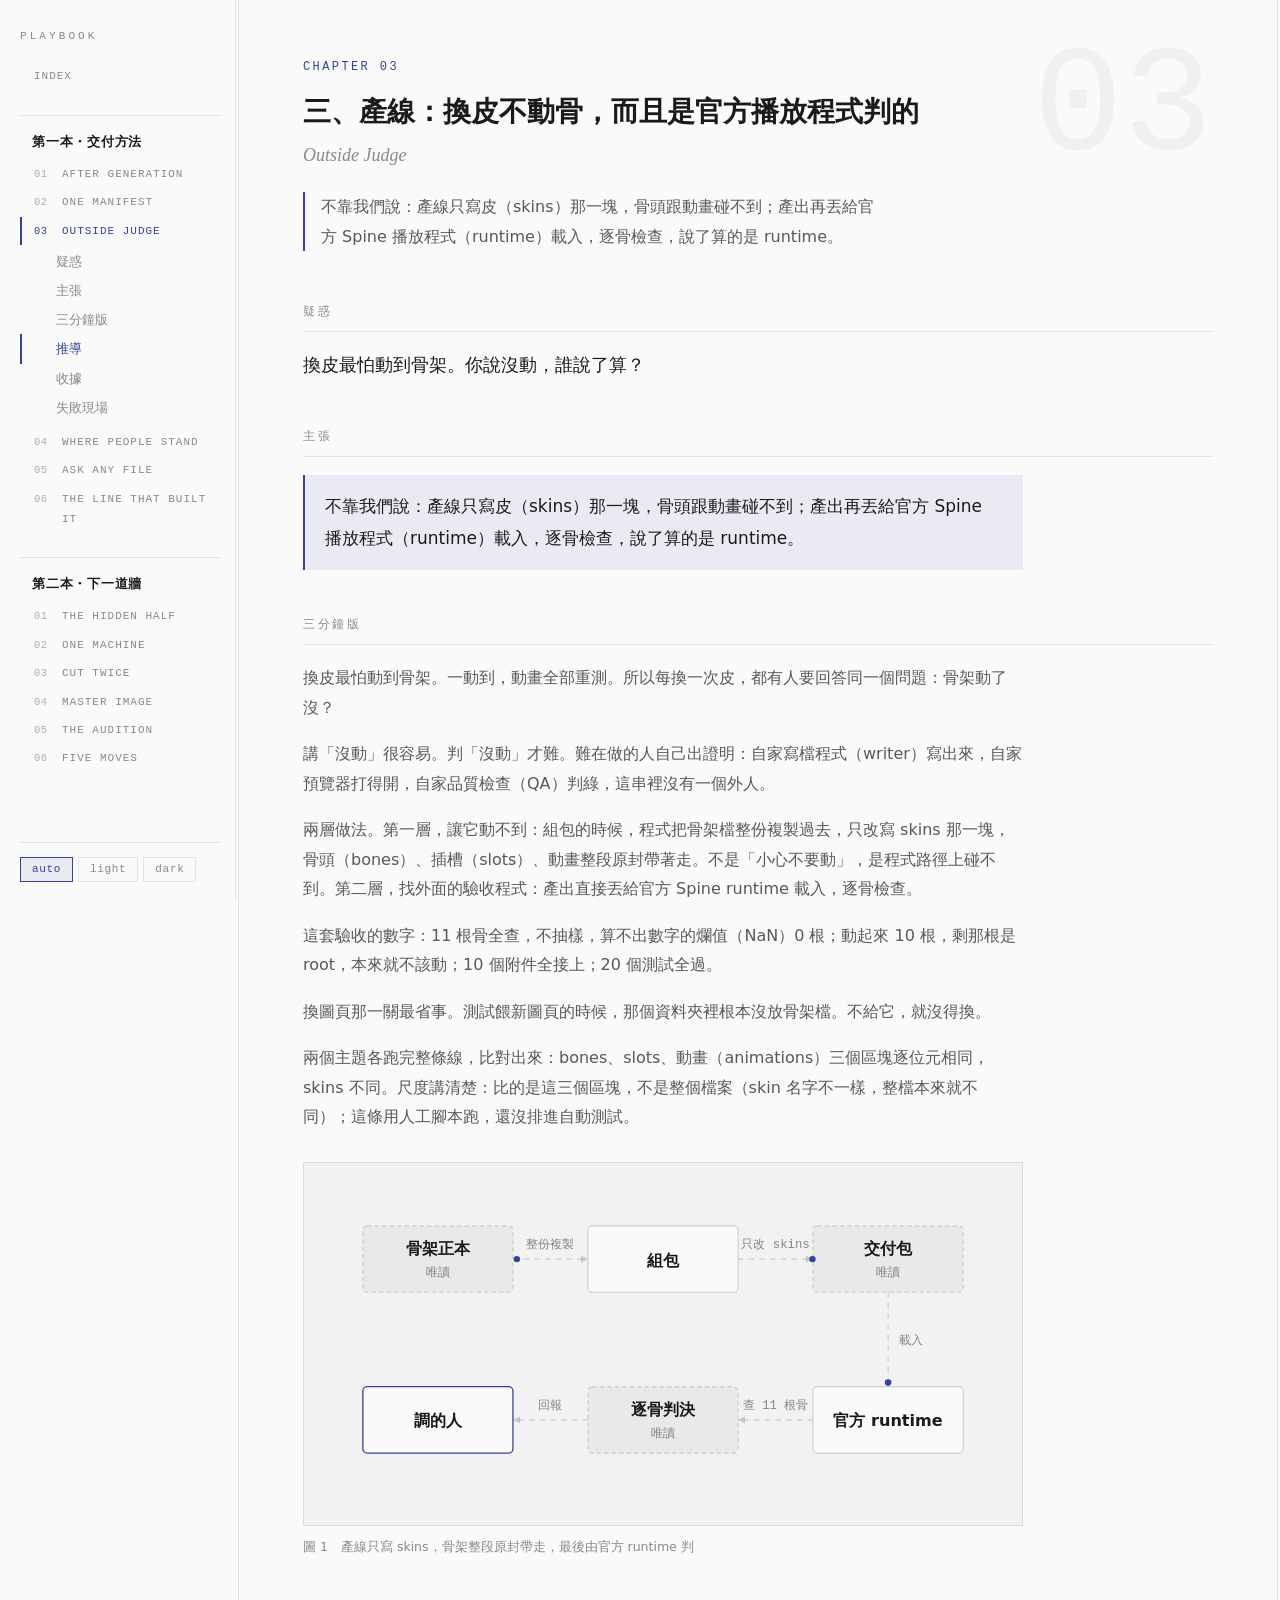
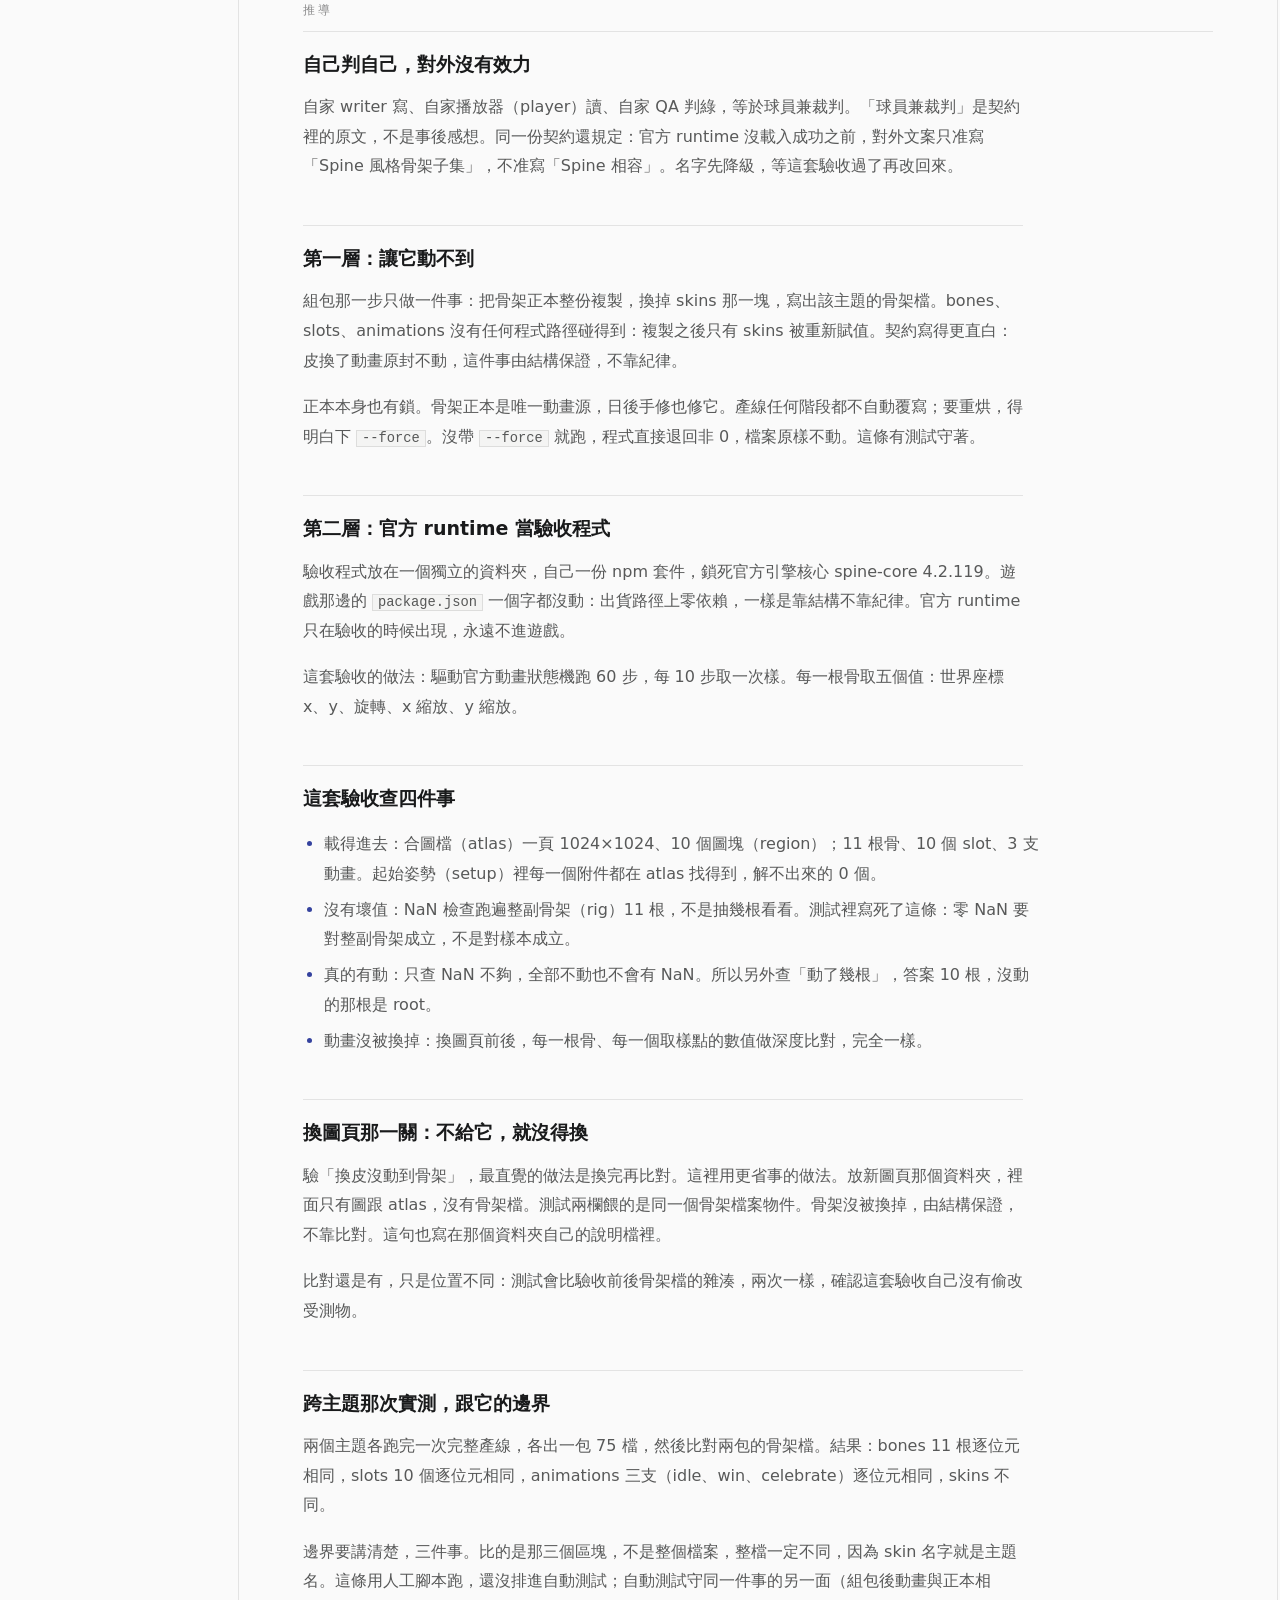
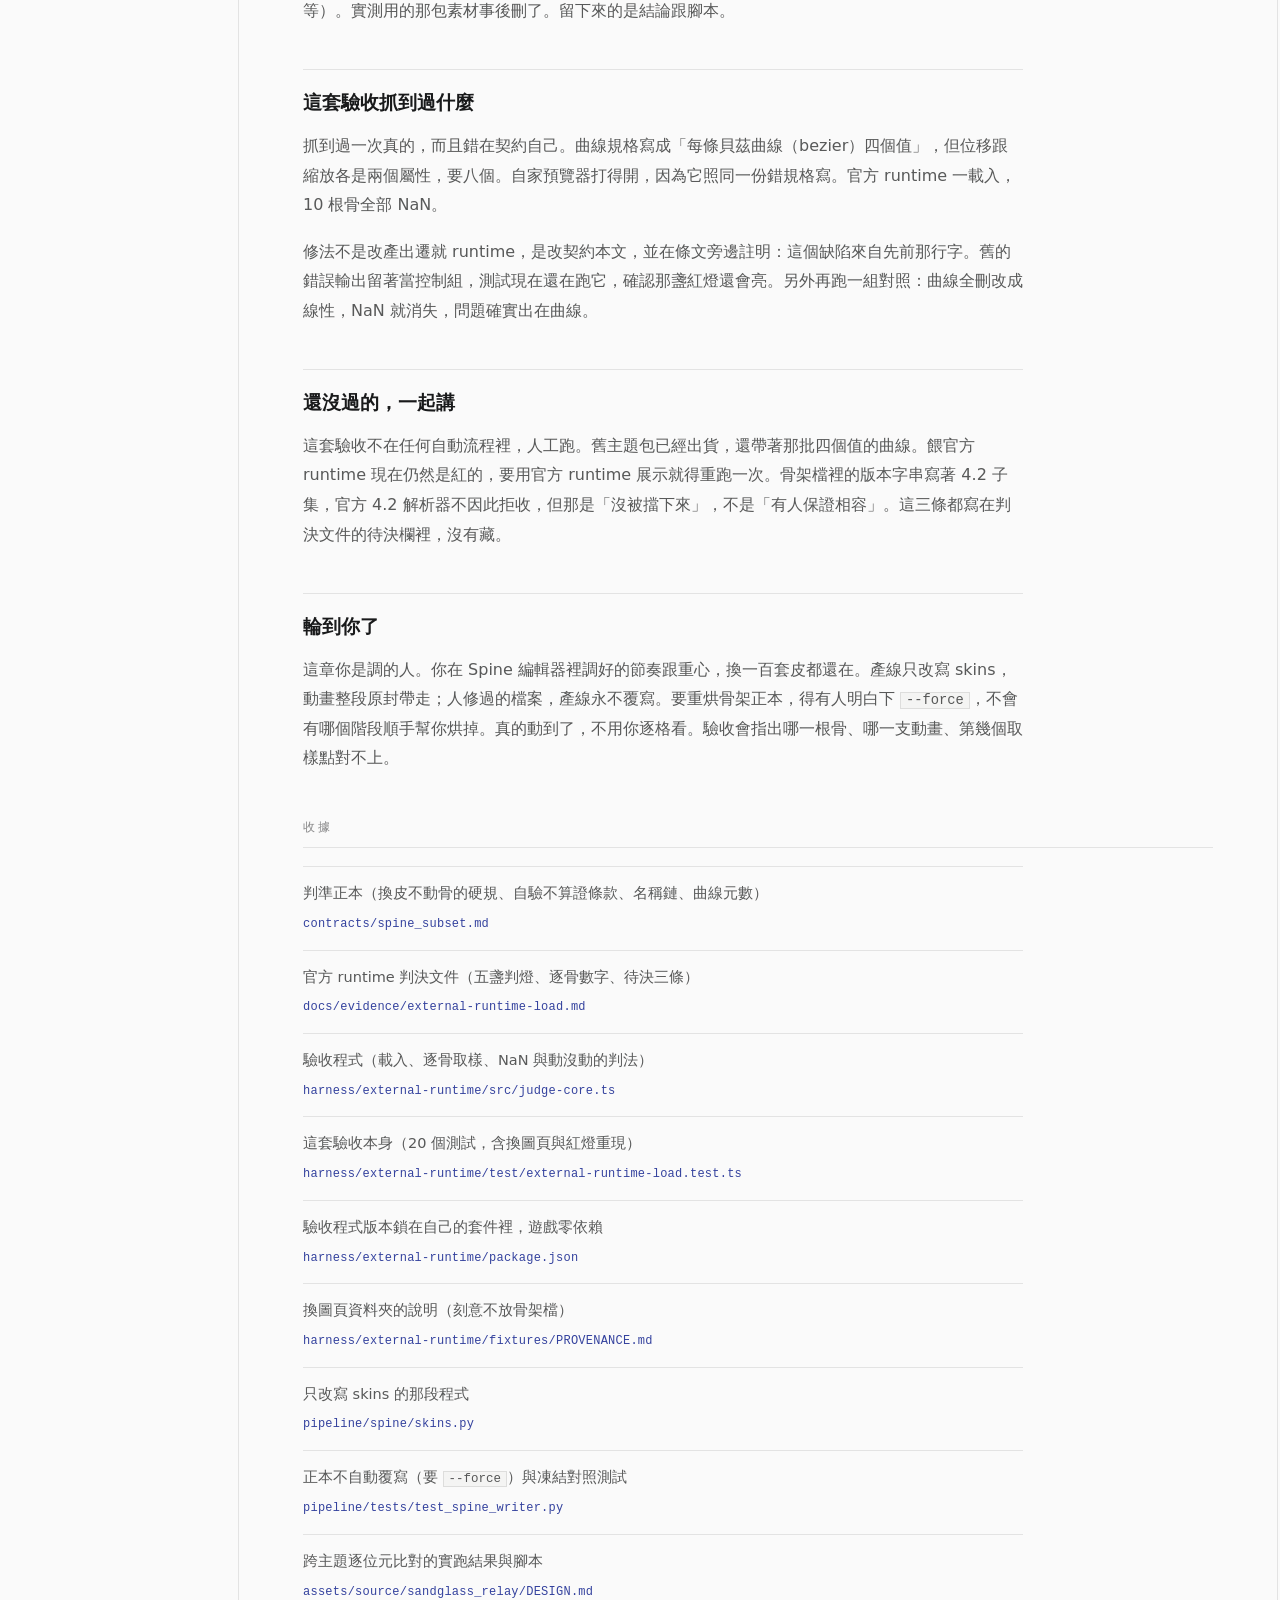
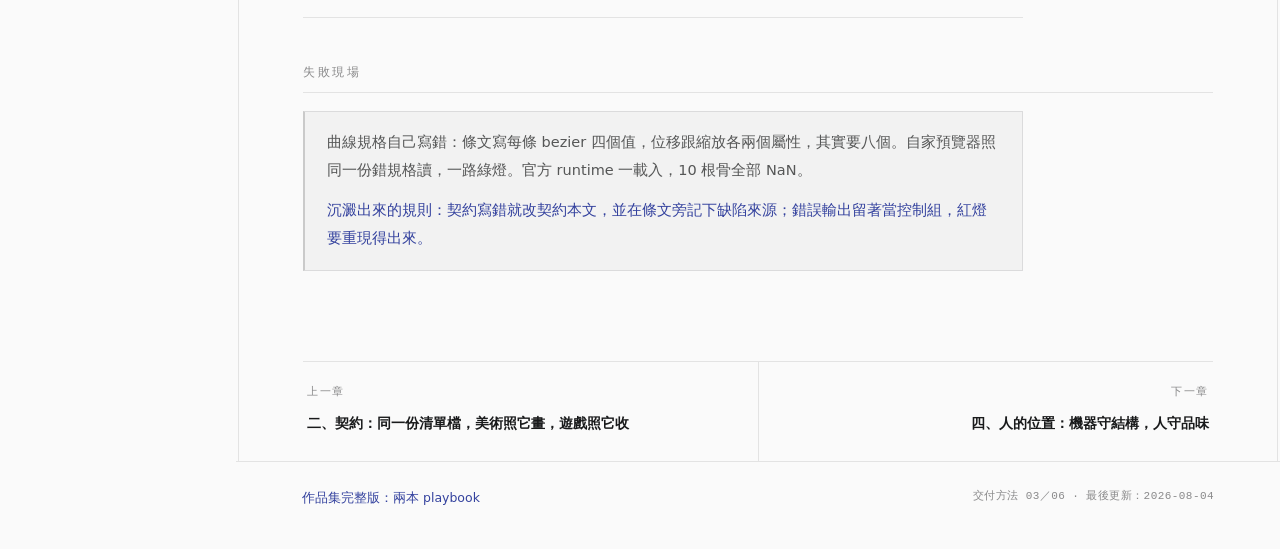
<file: method-03.html>
<!DOCTYPE html>
<html lang="zh-Hant">
<head>
<meta charset="utf-8">
<meta name="viewport" content="width=device-width, initial-scale=1">
<title>三、產線：換皮不動骨，而且是官方播放程式判的｜交付方法</title>
<link rel="stylesheet" href="assets/site.css">
</head>
<body>
<a class="skip" href="#ch3">跳到正文</a>
<div class="frame">
<aside class="sidebar">
  <a class="brand" href="index.html">PLAYBOOK</a>
  <nav class="side-nav" aria-label="全站章節">
    <a class="top-level home" href="index.html"><span class="lbl scramble" data-text="INDEX">INDEX</span></a>
    <p class="book-head">第一本・交付方法</p>
    <a class="top-level" href="method-01.html" title="一、生圖變快之後，交件也要跟著變快"><span class="no">01</span><span class="lbl scramble" data-text="AFTER GENERATION">AFTER GENERATION</span></a>
    <a class="top-level" href="method-02.html" title="二、契約：同一份清單檔，美術照它畫，遊戲照它收"><span class="no">02</span><span class="lbl scramble" data-text="ONE MANIFEST">ONE MANIFEST</span></a>
    <a class="top-level active" href="method-03.html" title="三、產線：換皮不動骨，而且是官方播放程式判的"><span class="no">03</span><span class="lbl scramble" data-text="OUTSIDE JUDGE">OUTSIDE JUDGE</span></a>
    <div class="subs">
      <a class="sub" href="#b-ask"><span class="lbl">疑惑</span></a>
      <a class="sub" href="#b-say"><span class="lbl">主張</span></a>
      <a class="sub" href="#b-brief"><span class="lbl">三分鐘版</span></a>
      <a class="sub" href="#b-derive"><span class="lbl">推導</span></a>
      <a class="sub" href="#b-receipts"><span class="lbl">收據</span></a>
      <a class="sub" href="#b-fall"><span class="lbl">失敗現場</span></a>
    </div>
    <a class="top-level" href="method-04.html" title="四、人的位置：機器守結構，人守品味"><span class="no">04</span><span class="lbl scramble" data-text="WHERE PEOPLE STAND">WHERE PEOPLE STAND</span></a>
    <a class="top-level" href="method-05.html" title="五、治理：每一張圖都問得出它從哪裡來"><span class="no">05</span><span class="lbl scramble" data-text="ASK ANY FILE">ASK ANY FILE</span></a>
    <a class="top-level" href="method-06.html" title="六、產線的產線：這套系統本身是被代理艦隊做出來的"><span class="no">06</span><span class="lbl scramble" data-text="THE LINE THAT BUILT IT">THE LINE THAT BUILT IT</span></a>
    <p class="book-head">第二本・下一道牆</p>
    <a class="top-level" href="nextwall-01.html" title="一、問題：被遮住的那一半"><span class="no">01</span><span class="lbl scramble" data-text="THE HIDDEN HALF">THE HIDDEN HALF</span></a>
    <a class="top-level" href="nextwall-02.html" title="二、一台機器：四層、四證據、插件按件"><span class="no">02</span><span class="lbl scramble" data-text="ONE MACHINE">ONE MACHINE</span></a>
    <a class="top-level" href="nextwall-03.html" title="三、拆了兩次：品質全過，工時是直接拆的 4.36 倍"><span class="no">03</span><span class="lbl scramble" data-text="CUT TWICE">CUT TWICE</span></a>
    <a class="top-level" href="nextwall-04.html" title="四、母圖法則：看得見的像素一個位元都不動"><span class="no">04</span><span class="lbl scramble" data-text="MASTER IMAGE">MASTER IMAGE</span></a>
    <a class="top-level" href="nextwall-05.html" title="五、試鏡制：美術是現任，生成按件挑戰"><span class="no">05</span><span class="lbl scramble" data-text="THE AUDITION">THE AUDITION</span></a>
    <a class="top-level" href="nextwall-06.html" title="六、方法論：五個動作，連它自己都帶否證條件"><span class="no">06</span><span class="lbl scramble" data-text="FIVE MOVES">FIVE MOVES</span></a>
  </nav>
  <div class="theme-toggle" role="group" aria-label="主題模式">
    <button type="button" data-mode="auto" aria-pressed="true">auto</button>
    <button type="button" data-mode="light" aria-pressed="false">light</button>
    <button type="button" data-mode="dark" aria-pressed="false">dark</button>
  </div>
</aside>
<main>
  <div class="col">
  <section class="chapter" id="ch3">
    <div class="band">
      <div class="ghost" aria-hidden="true">03</div>
      <div class="kicker">Chapter 03</div>
      <h2>三、產線：換皮不動骨，而且是官方播放程式判的</h2>
      <p class="entitle">Outside Judge</p>
      <p class="standfirst">不靠我們說：產線只寫皮（skins）那一塊，骨頭跟動畫碰不到；產出再丟給官方 Spine 播放程式（runtime）載入，逐骨檢查，說了算的是 runtime。</p>
    </div>

    <div id="b-ask" class="blk ask">
      <h3>疑惑</h3>
      <p>換皮最怕動到骨架。你說沒動，誰說了算？</p>
    </div>

    <div id="b-say" class="blk say">
      <h3>主張</h3>
      <p>不靠我們說：產線只寫皮（skins）那一塊，骨頭跟動畫碰不到；產出再丟給官方 Spine 播放程式（runtime）載入，逐骨檢查，說了算的是 runtime。</p>
    </div>

    <div id="b-brief" class="blk">
      <h3>三分鐘版</h3>
      <p>換皮最怕動到骨架。一動到，動畫全部重測。所以每換一次皮，都有人要回答同一個問題：骨架動了沒？</p>
      <p>講「沒動」很容易。判「沒動」才難。難在做的人自己出證明：自家寫檔程式（writer）寫出來，自家預覽器打得開，自家品質檢查（QA）判綠，這串裡沒有一個外人。</p>
      <p>兩層做法。第一層，讓它動不到：組包的時候，程式把骨架檔整份複製過去，只改寫 skins 那一塊，骨頭（bones）、插槽（slots）、動畫整段原封帶著走。不是「小心不要動」，是程式路徑上碰不到。第二層，找外面的驗收程式：產出直接丟給官方 Spine runtime 載入，逐骨檢查。</p>
      <p>這套驗收的數字：11 根骨全查，不抽樣，算不出數字的爛值（NaN）0 根；動起來 10 根，剩那根是 root，本來就不該動；10 個附件全接上；20 個測試全過。</p>
      <p>換圖頁那一關最省事。測試餵新圖頁的時候，那個資料夾裡根本沒放骨架檔。不給它，就沒得換。</p>
      <p>兩個主題各跑完整條線，比對出來：bones、slots、動畫（animations）三個區塊逐位元相同，skins 不同。尺度講清楚：比的是這三個區塊，不是整個檔案（skin 名字不一樣，整檔本來就不同）；這條用人工腳本跑，還沒排進自動測試。</p>

      <figure class="dg">
        <div class="scroller">
          <svg viewBox="0 0 640 300" width="640" height="300" role="img" aria-label="圖 1　產線只寫 skins，骨架整段原封帶走，最後由官方 runtime 判" xmlns="http://www.w3.org/2000/svg">
            <defs>
              <marker id="ar3" viewBox="0 0 10 10" refX="9.5" refY="5" markerWidth="7" markerHeight="7" orient="auto-start-reverse">
                <path class="e-head" d="M0,0 L10,5 L0,10 Z"/>
              </marker>
            </defs>
            <path class="e-path" marker-end="url(#ar3)" d="M180,71 H250"/>
            <path class="e-path" marker-end="url(#ar3)" d="M390,71 H460"/>
            <path class="e-path" marker-end="url(#ar3)" d="M530,102 V190"/>
            <path class="e-path" marker-end="url(#ar3)" d="M460,221 H390"/>
            <path class="e-path" marker-end="url(#ar3)" d="M250,221 H180"/>
            <text class="e-lbl" x="215" y="61" text-anchor="middle">整份複製</text>
            <text class="e-lbl" x="425" y="61" text-anchor="middle">只改 skins</text>
            <text class="e-lbl" x="540" y="150" text-anchor="start">載入</text>
            <text class="e-lbl" x="425" y="211" text-anchor="middle">查 11 根骨</text>
            <text class="e-lbl" x="215" y="211" text-anchor="middle">回報</text>
            <rect class="n-data" x="40" y="40" width="140" height="62" rx="4"/>
            <text class="n-lbl" x="110" y="66" text-anchor="middle">骨架正本</text>
            <text class="n-tag" x="110" y="87" text-anchor="middle">唯讀</text>
            <rect class="n-svc" x="250" y="40" width="140" height="62" rx="4"/>
            <text class="n-lbl" x="320" y="77" text-anchor="middle">組包</text>
            <rect class="n-data" x="460" y="40" width="140" height="62" rx="4"/>
            <text class="n-lbl" x="530" y="66" text-anchor="middle">交付包</text>
            <text class="n-tag" x="530" y="87" text-anchor="middle">唯讀</text>
            <rect class="n-svc" x="460" y="190" width="140" height="62" rx="4"/>
            <text class="n-lbl" x="530" y="227" text-anchor="middle">官方 runtime</text>
            <rect class="n-data" x="250" y="190" width="140" height="62" rx="4"/>
            <text class="n-lbl" x="320" y="216" text-anchor="middle">逐骨判決</text>
            <text class="n-tag" x="320" y="237" text-anchor="middle">唯讀</text>
            <rect class="n-human" x="40" y="190" width="140" height="62" rx="4"/>
            <text class="n-lbl" x="110" y="227" text-anchor="middle">調的人</text>
          </svg>
        </div>
        <figcaption>圖 1　產線只寫 skins，骨架整段原封帶走，最後由官方 runtime 判</figcaption>
      </figure>
    </div>

    <div id="b-derive" class="blk">
      <h3>推導</h3>

      <h4>自己判自己，對外沒有效力</h4>
      <p>自家 writer 寫、自家播放器（player）讀、自家 QA 判綠，等於球員兼裁判。「球員兼裁判」是契約裡的原文，不是事後感想。同一份契約還規定：官方 runtime 沒載入成功之前，對外文案只准寫「Spine 風格骨架子集」，不准寫「Spine 相容」。名字先降級，等這套驗收過了再改回來。</p>

      <h4>第一層：讓它動不到</h4>
      <p>組包那一步只做一件事：把骨架正本整份複製，換掉 skins 那一塊，寫出該主題的骨架檔。bones、slots、animations 沒有任何程式路徑碰得到：複製之後只有 skins 被重新賦值。契約寫得更直白：皮換了動畫原封不動，這件事由結構保證，不靠紀律。</p>
      <p>正本本身也有鎖。骨架正本是唯一動畫源，日後手修也修它。產線任何階段都不自動覆寫；要重烘，得明白下 <code>--force</code>。沒帶 <code>--force</code> 就跑，程式直接退回非 0，檔案原樣不動。這條有測試守著。</p>

      <h4>第二層：官方 runtime 當驗收程式</h4>
      <p>驗收程式放在一個獨立的資料夾，自己一份 npm 套件，鎖死官方引擎核心 spine-core 4.2.119。遊戲那邊的 <code>package.json</code> 一個字都沒動：出貨路徑上零依賴，一樣是靠結構不靠紀律。官方 runtime 只在驗收的時候出現，永遠不進遊戲。</p>
      <p>這套驗收的做法：驅動官方動畫狀態機跑 60 步，每 10 步取一次樣。每一根骨取五個值：世界座標 x、y、旋轉、x 縮放、y 縮放。</p>

      <h4>這套驗收查四件事</h4>
      <ul>
        <li>載得進去：合圖檔（atlas）一頁 1024×1024、10 個圖塊（region）；11 根骨、10 個 slot、3 支動畫。起始姿勢（setup）裡每一個附件都在 atlas 找得到，解不出來的 0 個。</li>
        <li>沒有壞值：NaN 檢查跑遍整副骨架（rig）11 根，不是抽幾根看看。測試裡寫死了這條：零 NaN 要對整副骨架成立，不是對樣本成立。</li>
        <li>真的有動：只查 NaN 不夠，全部不動也不會有 NaN。所以另外查「動了幾根」，答案 10 根，沒動的那根是 root。</li>
        <li>動畫沒被換掉：換圖頁前後，每一根骨、每一個取樣點的數值做深度比對，完全一樣。</li>
      </ul>

      <h4>換圖頁那一關：不給它，就沒得換</h4>
      <p>驗「換皮沒動到骨架」，最直覺的做法是換完再比對。這裡用更省事的做法。放新圖頁那個資料夾，裡面只有圖跟 atlas，沒有骨架檔。測試兩欄餵的是同一個骨架檔案物件。骨架沒被換掉，由結構保證，不靠比對。這句也寫在那個資料夾自己的說明檔裡。</p>
      <p>比對還是有，只是位置不同：測試會比驗收前後骨架檔的雜湊，兩次一樣，確認這套驗收自己沒有偷改受測物。</p>

      <h4>跨主題那次實測，跟它的邊界</h4>
      <p>兩個主題各跑完一次完整產線，各出一包 75 檔，然後比對兩包的骨架檔。結果：bones 11 根逐位元相同，slots 10 個逐位元相同，animations 三支（idle、win、celebrate）逐位元相同，skins 不同。</p>
      <p>邊界要講清楚，三件事。比的是那三個區塊，不是整個檔案，整檔一定不同，因為 skin 名字就是主題名。這條用人工腳本跑，還沒排進自動測試；自動測試守同一件事的另一面（組包後動畫與正本相等）。實測用的那包素材事後刪了。留下來的是結論跟腳本。</p>

      <h4>這套驗收抓到過什麼</h4>
      <p>抓到過一次真的，而且錯在契約自己。曲線規格寫成「每條貝茲曲線（bezier）四個值」，但位移跟縮放各是兩個屬性，要八個。自家預覽器打得開，因為它照同一份錯規格寫。官方 runtime 一載入，10 根骨全部 NaN。</p>
      <p>修法不是改產出遷就 runtime，是改契約本文，並在條文旁邊註明：這個缺陷來自先前那行字。舊的錯誤輸出留著當控制組，測試現在還在跑它，確認那盞紅燈還會亮。另外再跑一組對照：曲線全刪改成線性，NaN 就消失，問題確實出在曲線。</p>

      <h4>還沒過的，一起講</h4>
      <p>這套驗收不在任何自動流程裡，人工跑。舊主題包已經出貨，還帶著那批四個值的曲線。餵官方 runtime 現在仍然是紅的，要用官方 runtime 展示就得重跑一次。骨架檔裡的版本字串寫著 4.2 子集，官方 4.2 解析器不因此拒收，但那是「沒被擋下來」，不是「有人保證相容」。這三條都寫在判決文件的待決欄裡，沒有藏。</p>

      <h4>輪到你了</h4>
      <p>這章你是調的人。你在 Spine 編輯器裡調好的節奏跟重心，換一百套皮都還在。產線只改寫 skins，動畫整段原封帶走；人修過的檔案，產線永不覆寫。要重烘骨架正本，得有人明白下 <code>--force</code>，不會有哪個階段順手幫你烘掉。真的動到了，不用你逐格看。驗收會指出哪一根骨、哪一支動畫、第幾個取樣點對不上。</p>
    </div>

    <div id="b-receipts" class="blk">
      <h3>收據</h3>
      <ol class="receipts">
        <li>
          <p class="rk">判準正本（換皮不動骨的硬規、自驗不算證條款、名稱鏈、曲線元數）</p>
          <a class="rl" href="https://github.com/fagemx/skinforge/blob/main/contracts/spine_subset.md">contracts/spine_subset.md</a>
        </li>
        <li>
          <p class="rk">官方 runtime 判決文件（五盞判燈、逐骨數字、待決三條）</p>
          <a class="rl" href="https://github.com/fagemx/skinforge/blob/main/docs/evidence/external-runtime-load.md">docs/evidence/external-runtime-load.md</a>
        </li>
        <li>
          <p class="rk">驗收程式（載入、逐骨取樣、NaN 與動沒動的判法）</p>
          <a class="rl" href="https://github.com/fagemx/skinforge/blob/main/harness/external-runtime/src/judge-core.ts">harness/external-runtime/src/judge-core.ts</a>
        </li>
        <li>
          <p class="rk">這套驗收本身（20 個測試，含換圖頁與紅燈重現）</p>
          <a class="rl" href="https://github.com/fagemx/skinforge/blob/main/harness/external-runtime/test/external-runtime-load.test.ts">harness/external-runtime/test/external-runtime-load.test.ts</a>
        </li>
        <li>
          <p class="rk">驗收程式版本鎖在自己的套件裡，遊戲零依賴</p>
          <a class="rl" href="https://github.com/fagemx/skinforge/blob/main/harness/external-runtime/package.json">harness/external-runtime/package.json</a>
        </li>
        <li>
          <p class="rk">換圖頁資料夾的說明（刻意不放骨架檔）</p>
          <a class="rl" href="https://github.com/fagemx/skinforge/blob/main/harness/external-runtime/fixtures/PROVENANCE.md">harness/external-runtime/fixtures/PROVENANCE.md</a>
        </li>
        <li>
          <p class="rk">只改寫 skins 的那段程式</p>
          <a class="rl" href="https://github.com/fagemx/skinforge/blob/main/pipeline/spine/skins.py">pipeline/spine/skins.py</a>
        </li>
        <li>
          <p class="rk">正本不自動覆寫（要 <code>--force</code>）與凍結對照測試</p>
          <a class="rl" href="https://github.com/fagemx/skinforge/blob/main/pipeline/tests/test_spine_writer.py">pipeline/tests/test_spine_writer.py</a>
        </li>
        <li>
          <p class="rk">跨主題逐位元比對的實跑結果與腳本</p>
          <a class="rl" href="https://github.com/fagemx/skinforge/blob/main/assets/source/sandglass_relay/DESIGN.md">assets/source/sandglass_relay/DESIGN.md</a>
        </li>
      </ol>
    </div>

    <div id="b-fall" class="blk">
      <h3>失敗現場</h3>
      <div class="fall">
        <p>曲線規格自己寫錯：條文寫每條 bezier 四個值，位移跟縮放各兩個屬性，其實要八個。自家預覽器照同一份錯規格讀，一路綠燈。官方 runtime 一載入，10 根骨全部 NaN。</p>
        <p class="rule">沉澱出來的規則：契約寫錯就改契約本文，並在條文旁記下缺陷來源；錯誤輸出留著當控制組，紅燈要重現得出來。</p>
      </div>
    </div>
  </section>

  <nav class="pager" aria-label="前後章">
    <a class="prev" href="method-02.html"><span class="dir">上一章</span><span class="t">二、契約：同一份清單檔，美術照它畫，遊戲照它收</span></a>
    <a class="next" href="method-04.html"><span class="dir">下一章</span><span class="t">四、人的位置：機器守結構，人守品味</span></a>
  </nav>
  </div>
  <footer class="site">
    <div class="col">
      <span><a href="index.html">作品集完整版：兩本 playbook</a></span>
      <span class="mono">交付方法 03／06 · 最後更新：2026-08-04</span>
    </div>
  </footer>
</main>
</div>
<script src="assets/site.js"></script>
</body>
</html>
</file>
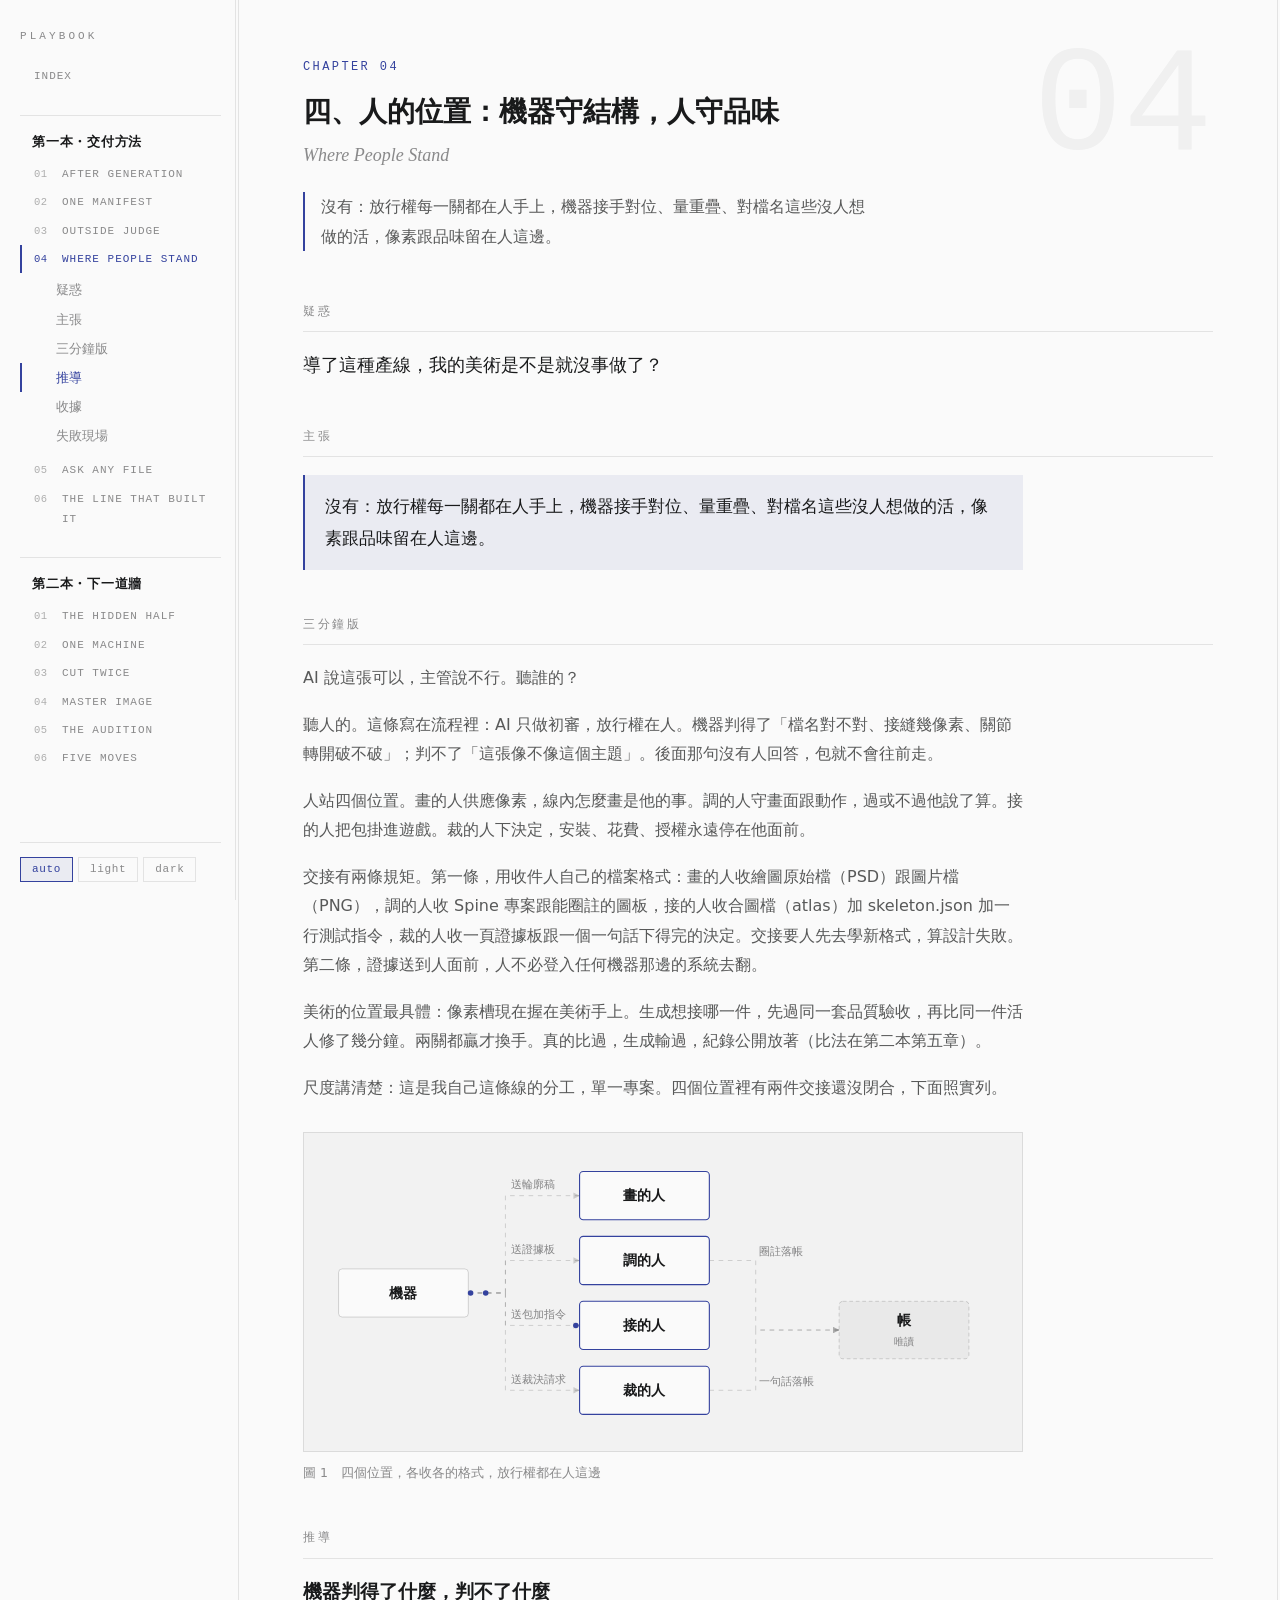
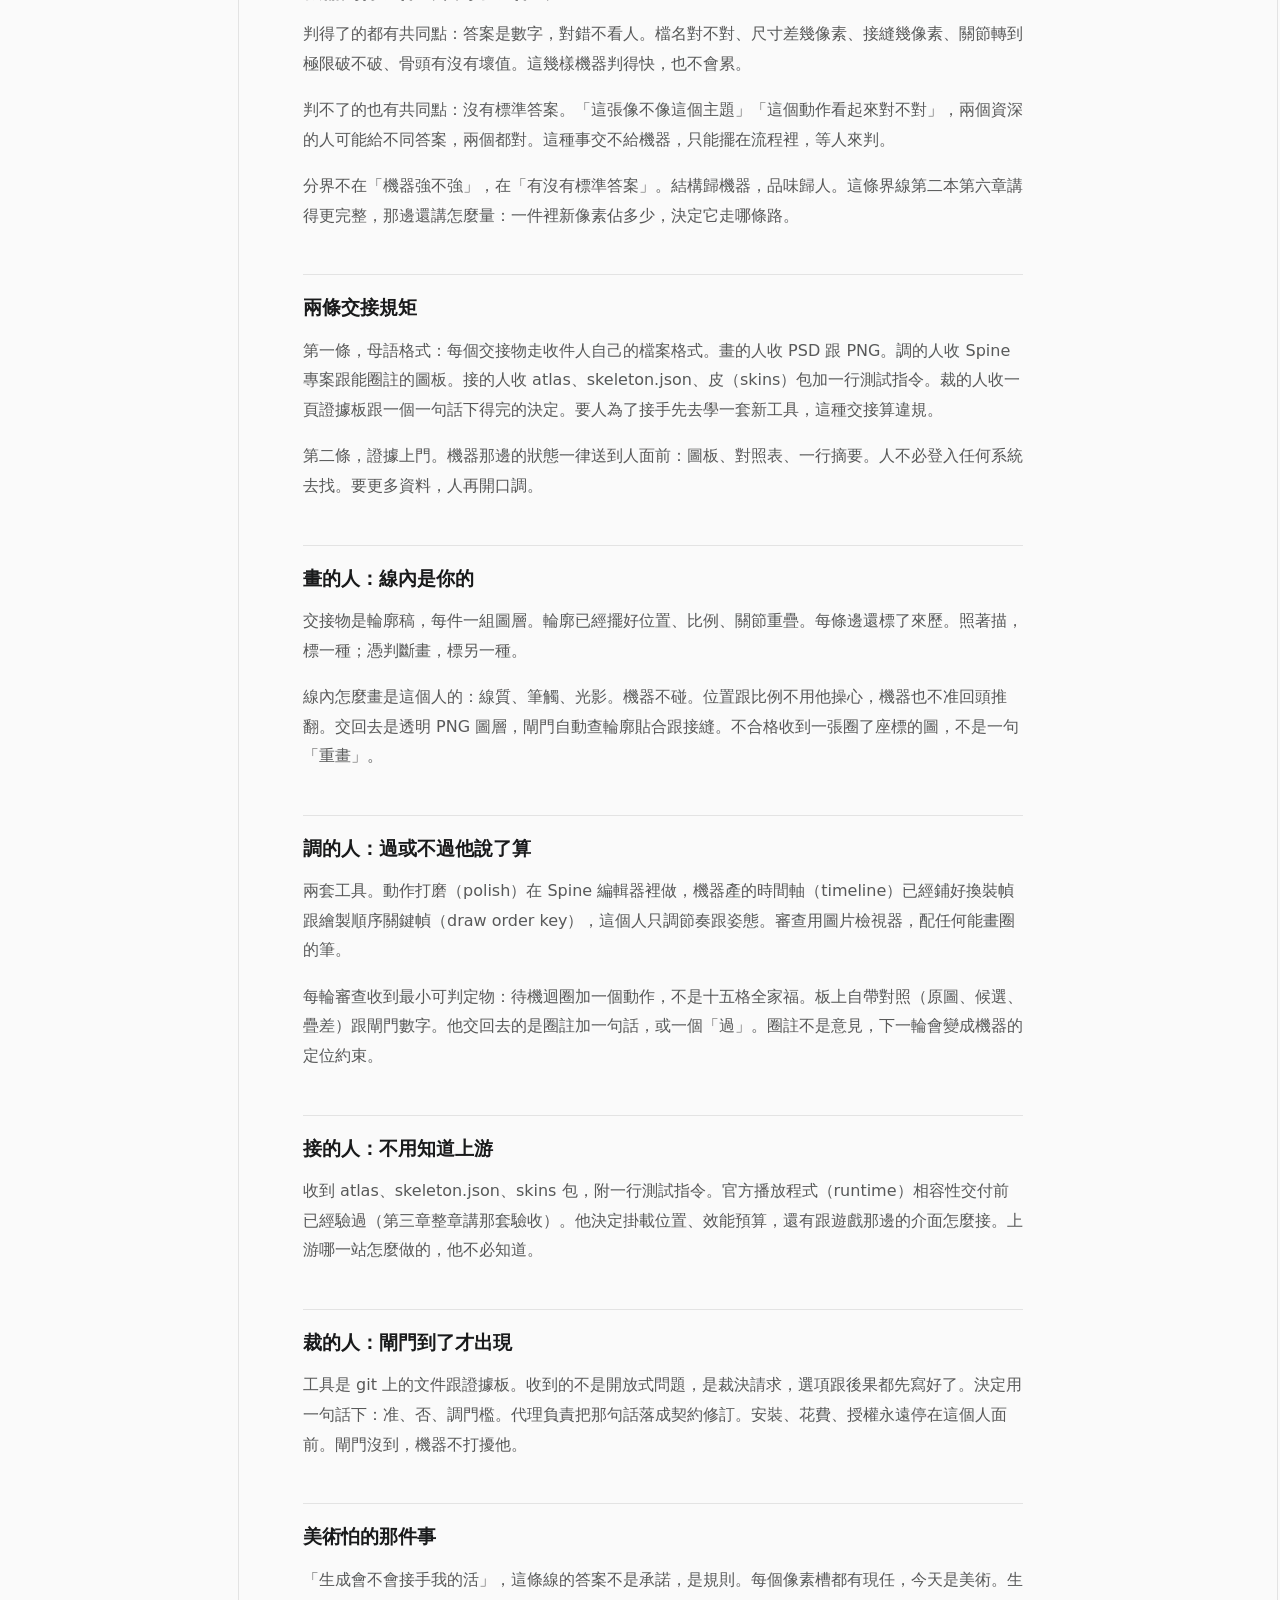
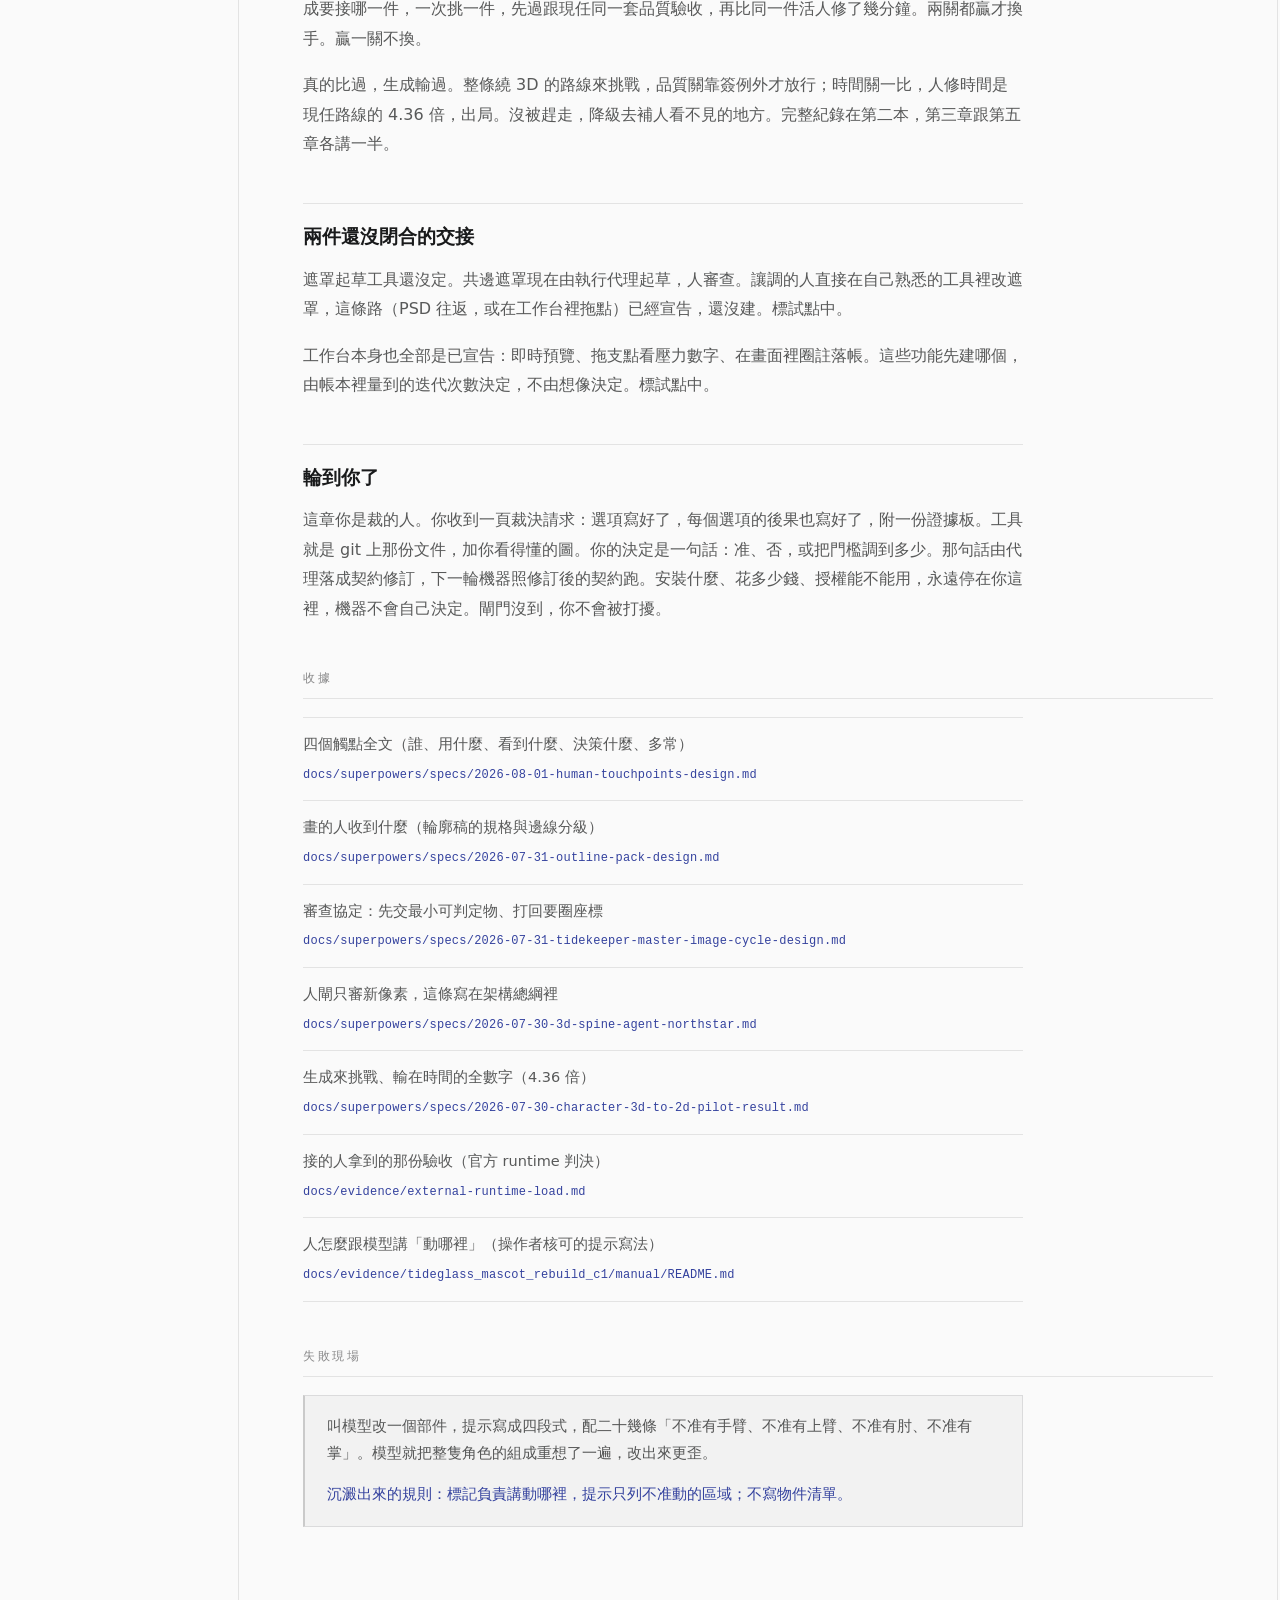
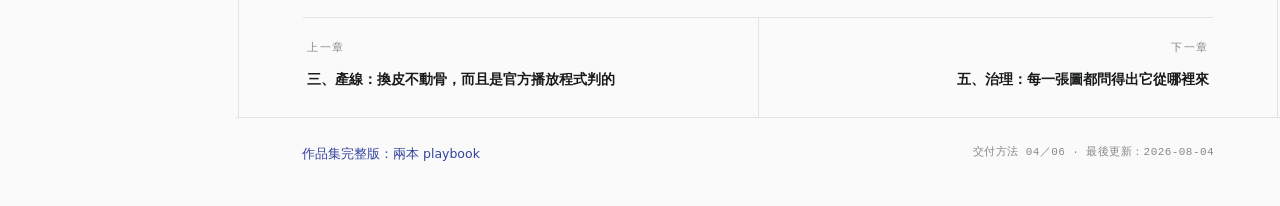
<file: method-04.html>
<!DOCTYPE html>
<html lang="zh-Hant">
<head>
<meta charset="utf-8">
<meta name="viewport" content="width=device-width, initial-scale=1">
<title>四、人的位置：機器守結構，人守品味｜交付方法</title>
<link rel="stylesheet" href="assets/site.css">
</head>
<body>
<a class="skip" href="#ch4">跳到正文</a>
<div class="frame">
<aside class="sidebar">
  <a class="brand" href="index.html">PLAYBOOK</a>
  <nav class="side-nav" aria-label="全站章節">
    <a class="top-level home" href="index.html"><span class="lbl scramble" data-text="INDEX">INDEX</span></a>
    <p class="book-head">第一本・交付方法</p>
    <a class="top-level" href="method-01.html" title="一、生圖變快之後，交件也要跟著變快"><span class="no">01</span><span class="lbl scramble" data-text="AFTER GENERATION">AFTER GENERATION</span></a>
    <a class="top-level" href="method-02.html" title="二、契約：同一份清單檔，美術照它畫，遊戲照它收"><span class="no">02</span><span class="lbl scramble" data-text="ONE MANIFEST">ONE MANIFEST</span></a>
    <a class="top-level" href="method-03.html" title="三、產線：換皮不動骨，而且是官方播放程式判的"><span class="no">03</span><span class="lbl scramble" data-text="OUTSIDE JUDGE">OUTSIDE JUDGE</span></a>
    <a class="top-level active" href="method-04.html" title="四、人的位置：機器守結構，人守品味"><span class="no">04</span><span class="lbl scramble" data-text="WHERE PEOPLE STAND">WHERE PEOPLE STAND</span></a>
    <div class="subs">
      <a class="sub" href="#b-ask"><span class="lbl">疑惑</span></a>
      <a class="sub" href="#b-say"><span class="lbl">主張</span></a>
      <a class="sub" href="#b-brief"><span class="lbl">三分鐘版</span></a>
      <a class="sub" href="#b-derive"><span class="lbl">推導</span></a>
      <a class="sub" href="#b-receipts"><span class="lbl">收據</span></a>
      <a class="sub" href="#b-fall"><span class="lbl">失敗現場</span></a>
    </div>
    <a class="top-level" href="method-05.html" title="五、治理：每一張圖都問得出它從哪裡來"><span class="no">05</span><span class="lbl scramble" data-text="ASK ANY FILE">ASK ANY FILE</span></a>
    <a class="top-level" href="method-06.html" title="六、產線的產線：這套系統本身是被代理艦隊做出來的"><span class="no">06</span><span class="lbl scramble" data-text="THE LINE THAT BUILT IT">THE LINE THAT BUILT IT</span></a>
    <p class="book-head">第二本・下一道牆</p>
    <a class="top-level" href="nextwall-01.html" title="一、問題：被遮住的那一半"><span class="no">01</span><span class="lbl scramble" data-text="THE HIDDEN HALF">THE HIDDEN HALF</span></a>
    <a class="top-level" href="nextwall-02.html" title="二、一台機器：四層、四證據、插件按件"><span class="no">02</span><span class="lbl scramble" data-text="ONE MACHINE">ONE MACHINE</span></a>
    <a class="top-level" href="nextwall-03.html" title="三、拆了兩次：品質全過，工時是直接拆的 4.36 倍"><span class="no">03</span><span class="lbl scramble" data-text="CUT TWICE">CUT TWICE</span></a>
    <a class="top-level" href="nextwall-04.html" title="四、母圖法則：看得見的像素一個位元都不動"><span class="no">04</span><span class="lbl scramble" data-text="MASTER IMAGE">MASTER IMAGE</span></a>
    <a class="top-level" href="nextwall-05.html" title="五、試鏡制：美術是現任，生成按件挑戰"><span class="no">05</span><span class="lbl scramble" data-text="THE AUDITION">THE AUDITION</span></a>
    <a class="top-level" href="nextwall-06.html" title="六、方法論：五個動作，連它自己都帶否證條件"><span class="no">06</span><span class="lbl scramble" data-text="FIVE MOVES">FIVE MOVES</span></a>
  </nav>
  <div class="theme-toggle" role="group" aria-label="主題模式">
    <button type="button" data-mode="auto" aria-pressed="true">auto</button>
    <button type="button" data-mode="light" aria-pressed="false">light</button>
    <button type="button" data-mode="dark" aria-pressed="false">dark</button>
  </div>
</aside>
<main>
  <div class="col">
  <section class="chapter" id="ch4">
    <div class="band">
      <div class="ghost" aria-hidden="true">04</div>
      <div class="kicker">Chapter 04</div>
      <h2>四、人的位置：機器守結構，人守品味</h2>
      <p class="entitle">Where People Stand</p>
      <p class="standfirst">沒有：放行權每一關都在人手上，機器接手對位、量重疊、對檔名這些沒人想做的活，像素跟品味留在人這邊。</p>
    </div>

    <div id="b-ask" class="blk ask">
      <h3>疑惑</h3>
      <p>導了這種產線，我的美術是不是就沒事做了？</p>
    </div>

    <div id="b-say" class="blk say">
      <h3>主張</h3>
      <p>沒有：放行權每一關都在人手上，機器接手對位、量重疊、對檔名這些沒人想做的活，像素跟品味留在人這邊。</p>
    </div>

    <div id="b-brief" class="blk">
      <h3>三分鐘版</h3>
      <p>AI 說這張可以，主管說不行。聽誰的？</p>
      <p>聽人的。這條寫在流程裡：AI 只做初審，放行權在人。機器判得了「檔名對不對、接縫幾像素、關節轉開破不破」；判不了「這張像不像這個主題」。後面那句沒有人回答，包就不會往前走。</p>
      <p>人站四個位置。畫的人供應像素，線內怎麼畫是他的事。調的人守畫面跟動作，過或不過他說了算。接的人把包掛進遊戲。裁的人下決定，安裝、花費、授權永遠停在他面前。</p>
      <p>交接有兩條規矩。第一條，用收件人自己的檔案格式：畫的人收繪圖原始檔（PSD）跟圖片檔（PNG），調的人收 Spine 專案跟能圈註的圖板，接的人收合圖檔（atlas）加 skeleton.json 加一行測試指令，裁的人收一頁證據板跟一個一句話下得完的決定。交接要人先去學新格式，算設計失敗。第二條，證據送到人面前，人不必登入任何機器那邊的系統去翻。</p>
      <p>美術的位置最具體：像素槽現在握在美術手上。生成想接哪一件，先過同一套品質驗收，再比同一件活人修了幾分鐘。兩關都贏才換手。真的比過，生成輸過，紀錄公開放著（比法在第二本第五章）。</p>
      <p>尺度講清楚：這是我自己這條線的分工，單一專案。四個位置裡有兩件交接還沒閉合，下面照實列。</p>

      <figure class="dg">
        <div class="scroller">
          <svg viewBox="0 0 740 300" width="740" height="300" role="img" aria-label="圖 1　四個位置，各收各的格式，放行權都在人這邊" xmlns="http://www.w3.org/2000/svg">
            <defs>
              <marker id="ar4" viewBox="0 0 10 10" refX="9.5" refY="5" markerWidth="7" markerHeight="7" orient="auto-start-reverse">
                <path class="e-head" d="M0,0 L10,5 L0,10 Z"/>
              </marker>
            </defs>
            <path class="e-path" marker-end="url(#ar4)" d="M160,151 H200 V46 H280"/>
            <path class="e-path" marker-end="url(#ar4)" d="M160,151 H200 V116 H280"/>
            <path class="e-path" marker-end="url(#ar4)" d="M160,151 H200 V186 H280"/>
            <path class="e-path" marker-end="url(#ar4)" d="M160,151 H200 V256 H280"/>
            <path class="e-path" marker-end="url(#ar4)" d="M420,116 H470 V191 H560"/>
            <path class="e-path" marker-end="url(#ar4)" d="M420,256 H470 V191 H560"/>
            <text class="e-lbl" x="206" y="38" text-anchor="start">送輪廓稿</text>
            <text class="e-lbl" x="206" y="108" text-anchor="start">送證據板</text>
            <text class="e-lbl" x="206" y="178" text-anchor="start">送包加指令</text>
            <text class="e-lbl" x="206" y="248" text-anchor="start">送裁決請求</text>
            <text class="e-lbl" x="474" y="110" text-anchor="start">圈註落帳</text>
            <text class="e-lbl" x="474" y="250" text-anchor="start">一句話落帳</text>
            <rect class="n-svc" x="20" y="125" width="140" height="52" rx="4"/>
            <text class="n-lbl" x="90" y="156" text-anchor="middle">機器</text>
            <rect class="n-human" x="280" y="20" width="140" height="52" rx="4"/>
            <text class="n-lbl" x="350" y="51" text-anchor="middle">畫的人</text>
            <rect class="n-human" x="280" y="90" width="140" height="52" rx="4"/>
            <text class="n-lbl" x="350" y="121" text-anchor="middle">調的人</text>
            <rect class="n-human" x="280" y="160" width="140" height="52" rx="4"/>
            <text class="n-lbl" x="350" y="191" text-anchor="middle">接的人</text>
            <rect class="n-human" x="280" y="230" width="140" height="52" rx="4"/>
            <text class="n-lbl" x="350" y="261" text-anchor="middle">裁的人</text>
            <rect class="n-data" x="560" y="160" width="140" height="62" rx="4"/>
            <text class="n-lbl" x="630" y="186" text-anchor="middle">帳</text>
            <text class="n-tag" x="630" y="207" text-anchor="middle">唯讀</text>
          </svg>
        </div>
        <figcaption>圖 1　四個位置，各收各的格式，放行權都在人這邊</figcaption>
      </figure>
    </div>

    <div id="b-derive" class="blk">
      <h3>推導</h3>

      <h4>機器判得了什麼，判不了什麼</h4>
      <p>判得了的都有共同點：答案是數字，對錯不看人。檔名對不對、尺寸差幾像素、接縫幾像素、關節轉到極限破不破、骨頭有沒有壞值。這幾樣機器判得快，也不會累。</p>
      <p>判不了的也有共同點：沒有標準答案。「這張像不像這個主題」「這個動作看起來對不對」，兩個資深的人可能給不同答案，兩個都對。這種事交不給機器，只能擺在流程裡，等人來判。</p>
      <p>分界不在「機器強不強」，在「有沒有標準答案」。結構歸機器，品味歸人。這條界線第二本第六章講得更完整，那邊還講怎麼量：一件裡新像素佔多少，決定它走哪條路。</p>

      <h4>兩條交接規矩</h4>
      <p>第一條，母語格式：每個交接物走收件人自己的檔案格式。畫的人收 PSD 跟 PNG。調的人收 Spine 專案跟能圈註的圖板。接的人收 atlas、skeleton.json、皮（skins）包加一行測試指令。裁的人收一頁證據板跟一個一句話下得完的決定。要人為了接手先去學一套新工具，這種交接算違規。</p>
      <p>第二條，證據上門。機器那邊的狀態一律送到人面前：圖板、對照表、一行摘要。人不必登入任何系統去找。要更多資料，人再開口調。</p>

      <h4>畫的人：線內是你的</h4>
      <p>交接物是輪廓稿，每件一組圖層。輪廓已經擺好位置、比例、關節重疊。每條邊還標了來歷。照著描，標一種；憑判斷畫，標另一種。</p>
      <p>線內怎麼畫是這個人的：線質、筆觸、光影。機器不碰。位置跟比例不用他操心，機器也不准回頭推翻。交回去是透明 PNG 圖層，閘門自動查輪廓貼合跟接縫。不合格收到一張圈了座標的圖，不是一句「重畫」。</p>

      <h4>調的人：過或不過他說了算</h4>
      <p>兩套工具。動作打磨（polish）在 Spine 編輯器裡做，機器產的時間軸（timeline）已經鋪好換裝幀跟繪製順序關鍵幀（draw order key），這個人只調節奏跟姿態。審查用圖片檢視器，配任何能畫圈的筆。</p>
      <p>每輪審查收到最小可判定物：待機迴圈加一個動作，不是十五格全家福。板上自帶對照（原圖、候選、疊差）跟閘門數字。他交回去的是圈註加一句話，或一個「過」。圈註不是意見，下一輪會變成機器的定位約束。</p>

      <h4>接的人：不用知道上游</h4>
      <p>收到 atlas、skeleton.json、skins 包，附一行測試指令。官方播放程式（runtime）相容性交付前已經驗過（第三章整章講那套驗收）。他決定掛載位置、效能預算，還有跟遊戲那邊的介面怎麼接。上游哪一站怎麼做的，他不必知道。</p>

      <h4>裁的人：閘門到了才出現</h4>
      <p>工具是 git 上的文件跟證據板。收到的不是開放式問題，是裁決請求，選項跟後果都先寫好了。決定用一句話下：准、否、調門檻。代理負責把那句話落成契約修訂。安裝、花費、授權永遠停在這個人面前。閘門沒到，機器不打擾他。</p>

      <h4>美術怕的那件事</h4>
      <p>「生成會不會接手我的活」，這條線的答案不是承諾，是規則。每個像素槽都有現任，今天是美術。生成要接哪一件，一次挑一件，先過跟現任同一套品質驗收，再比同一件活人修了幾分鐘。兩關都贏才換手。贏一關不換。</p>
      <p>真的比過，生成輸過。整條繞 3D 的路線來挑戰，品質關靠簽例外才放行；時間關一比，人修時間是現任路線的 4.36 倍，出局。沒被趕走，降級去補人看不見的地方。完整紀錄在第二本，第三章跟第五章各講一半。</p>

      <h4>兩件還沒閉合的交接</h4>
      <p>遮罩起草工具還沒定。共邊遮罩現在由執行代理起草，人審查。讓調的人直接在自己熟悉的工具裡改遮罩，這條路（PSD 往返，或在工作台裡拖點）已經宣告，還沒建。標試點中。</p>
      <p>工作台本身也全部是已宣告：即時預覽、拖支點看壓力數字、在畫面裡圈註落帳。這些功能先建哪個，由帳本裡量到的迭代次數決定，不由想像決定。標試點中。</p>

      <h4>輪到你了</h4>
      <p>這章你是裁的人。你收到一頁裁決請求：選項寫好了，每個選項的後果也寫好了，附一份證據板。工具就是 git 上那份文件，加你看得懂的圖。你的決定是一句話：准、否，或把門檻調到多少。那句話由代理落成契約修訂，下一輪機器照修訂後的契約跑。安裝什麼、花多少錢、授權能不能用，永遠停在你這裡，機器不會自己決定。閘門沒到，你不會被打擾。</p>
    </div>

    <div id="b-receipts" class="blk">
      <h3>收據</h3>
      <ol class="receipts">
        <li>
          <p class="rk">四個觸點全文（誰、用什麼、看到什麼、決策什麼、多常）</p>
          <a class="rl" href="https://github.com/fagemx/skinforge/blob/main/docs/superpowers/specs/2026-08-01-human-touchpoints-design.md">docs/superpowers/specs/2026-08-01-human-touchpoints-design.md</a>
        </li>
        <li>
          <p class="rk">畫的人收到什麼（輪廓稿的規格與邊線分級）</p>
          <a class="rl" href="https://github.com/fagemx/skinforge/blob/main/docs/superpowers/specs/2026-07-31-outline-pack-design.md">docs/superpowers/specs/2026-07-31-outline-pack-design.md</a>
        </li>
        <li>
          <p class="rk">審查協定：先交最小可判定物、打回要圈座標</p>
          <a class="rl" href="https://github.com/fagemx/skinforge/blob/main/docs/superpowers/specs/2026-07-31-tidekeeper-master-image-cycle-design.md">docs/superpowers/specs/2026-07-31-tidekeeper-master-image-cycle-design.md</a>
        </li>
        <li>
          <p class="rk">人閘只審新像素，這條寫在架構總綱裡</p>
          <a class="rl" href="https://github.com/fagemx/skinforge/blob/main/docs/superpowers/specs/2026-07-30-3d-spine-agent-northstar.md">docs/superpowers/specs/2026-07-30-3d-spine-agent-northstar.md</a>
        </li>
        <li>
          <p class="rk">生成來挑戰、輸在時間的全數字（4.36 倍）</p>
          <a class="rl" href="https://github.com/fagemx/skinforge/blob/main/docs/superpowers/specs/2026-07-30-character-3d-to-2d-pilot-result.md">docs/superpowers/specs/2026-07-30-character-3d-to-2d-pilot-result.md</a>
        </li>
        <li>
          <p class="rk">接的人拿到的那份驗收（官方 runtime 判決）</p>
          <a class="rl" href="https://github.com/fagemx/skinforge/blob/main/docs/evidence/external-runtime-load.md">docs/evidence/external-runtime-load.md</a>
        </li>
        <li>
          <p class="rk">人怎麼跟模型講「動哪裡」（操作者核可的提示寫法）</p>
          <a class="rl" href="https://github.com/fagemx/skinforge/blob/main/docs/evidence/tideglass_mascot_rebuild_c1/manual/README.md">docs/evidence/tideglass_mascot_rebuild_c1/manual/README.md</a>
        </li>
      </ol>
    </div>

    <div id="b-fall" class="blk">
      <h3>失敗現場</h3>
      <div class="fall">
        <p>叫模型改一個部件，提示寫成四段式，配二十幾條「不准有手臂、不准有上臂、不准有肘、不准有掌」。模型就把整隻角色的組成重想了一遍，改出來更歪。</p>
        <p class="rule">沉澱出來的規則：標記負責講動哪裡，提示只列不准動的區域；不寫物件清單。</p>
      </div>
    </div>
  </section>

  <nav class="pager" aria-label="前後章">
    <a class="prev" href="method-03.html"><span class="dir">上一章</span><span class="t">三、產線：換皮不動骨，而且是官方播放程式判的</span></a>
    <a class="next" href="method-05.html"><span class="dir">下一章</span><span class="t">五、治理：每一張圖都問得出它從哪裡來</span></a>
  </nav>
  </div>
  <footer class="site">
    <div class="col">
      <span><a href="index.html">作品集完整版：兩本 playbook</a></span>
      <span class="mono">交付方法 04／06 · 最後更新：2026-08-04</span>
    </div>
  </footer>
</main>
</div>
<script src="assets/site.js"></script>
</body>
</html>
</file>
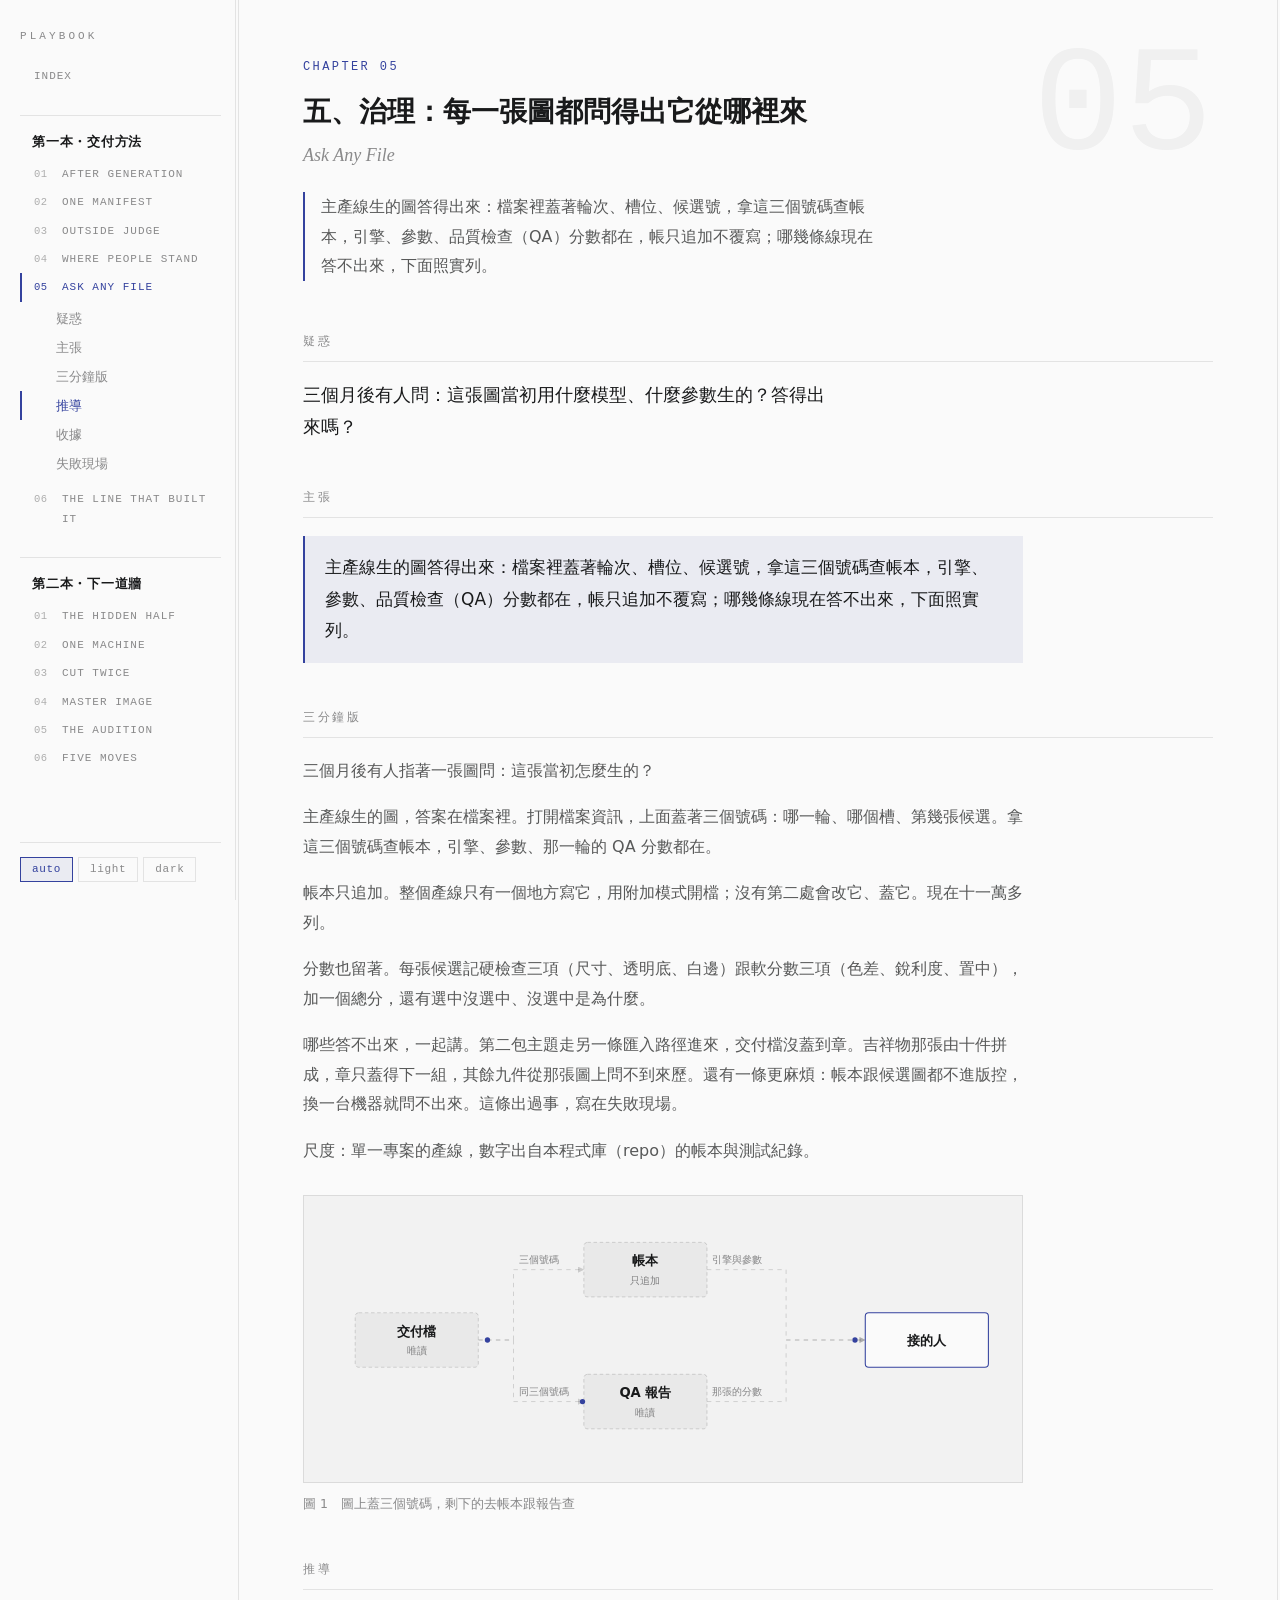
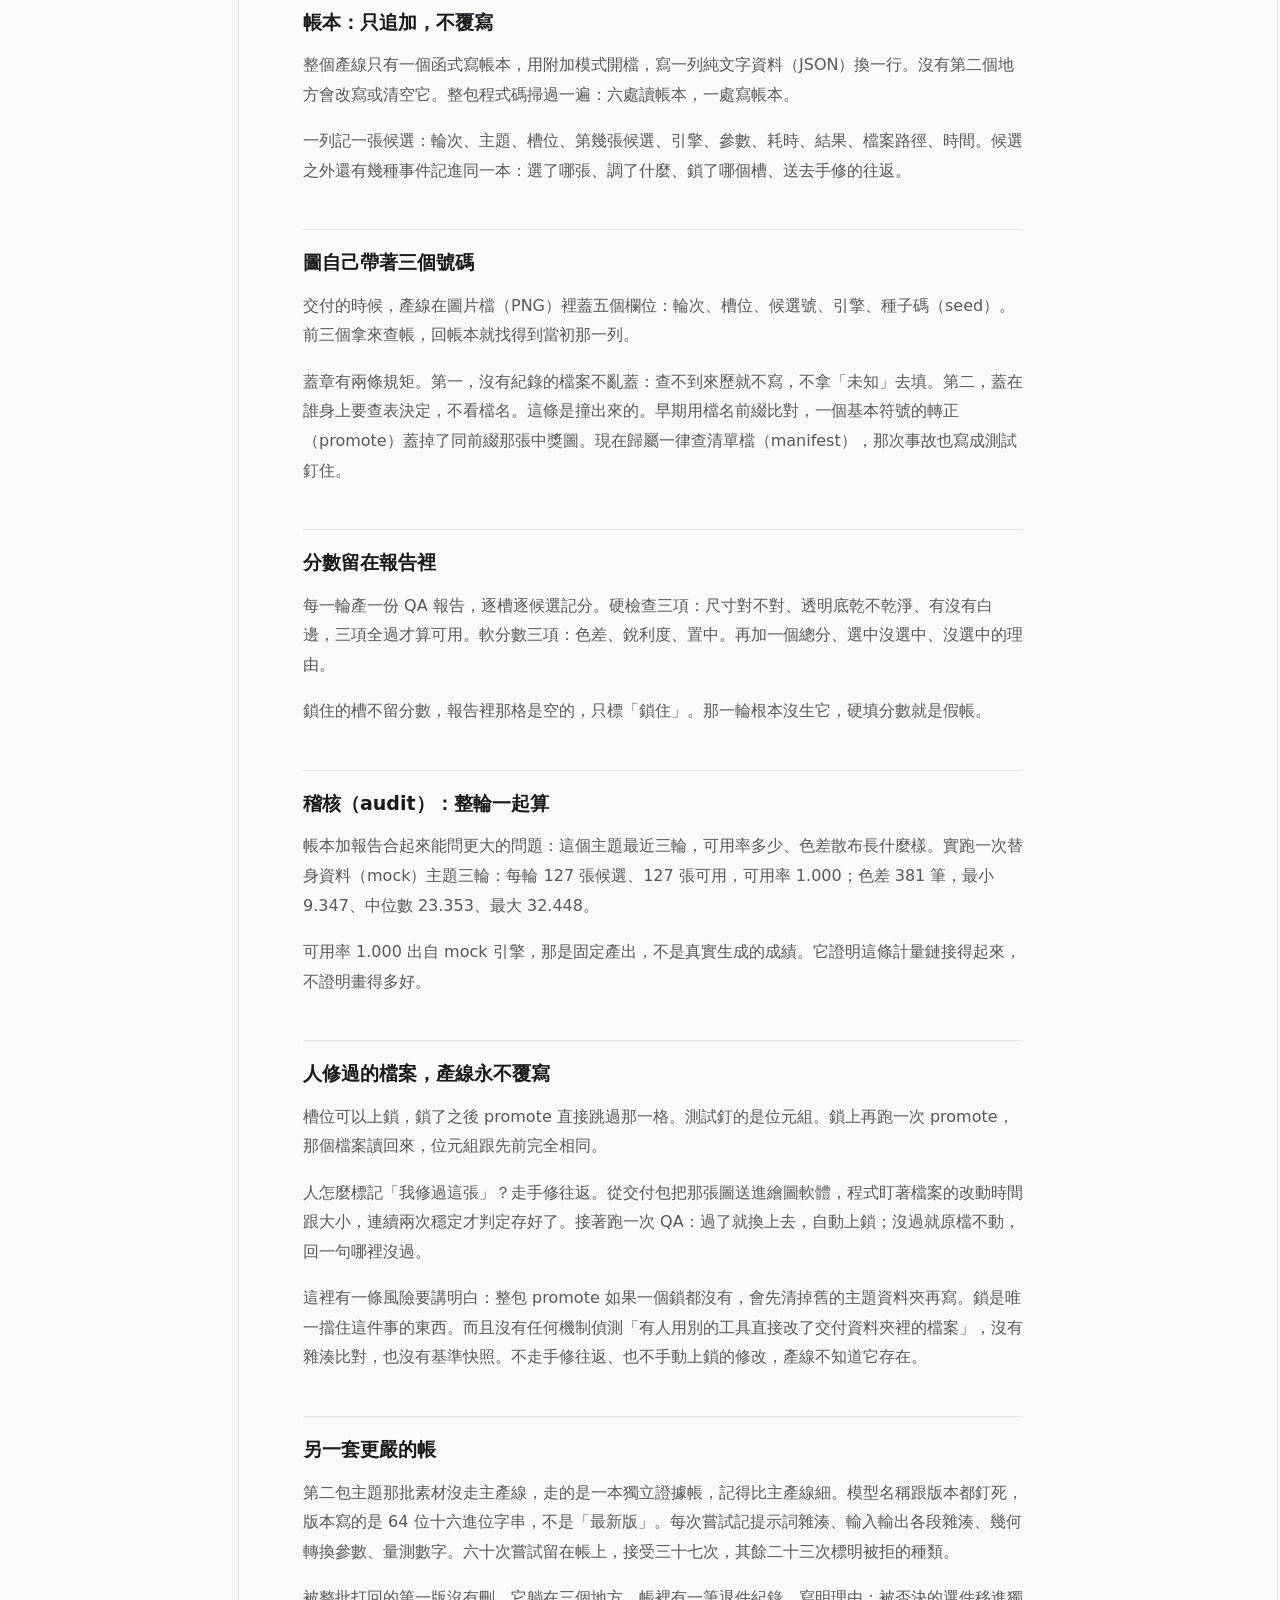
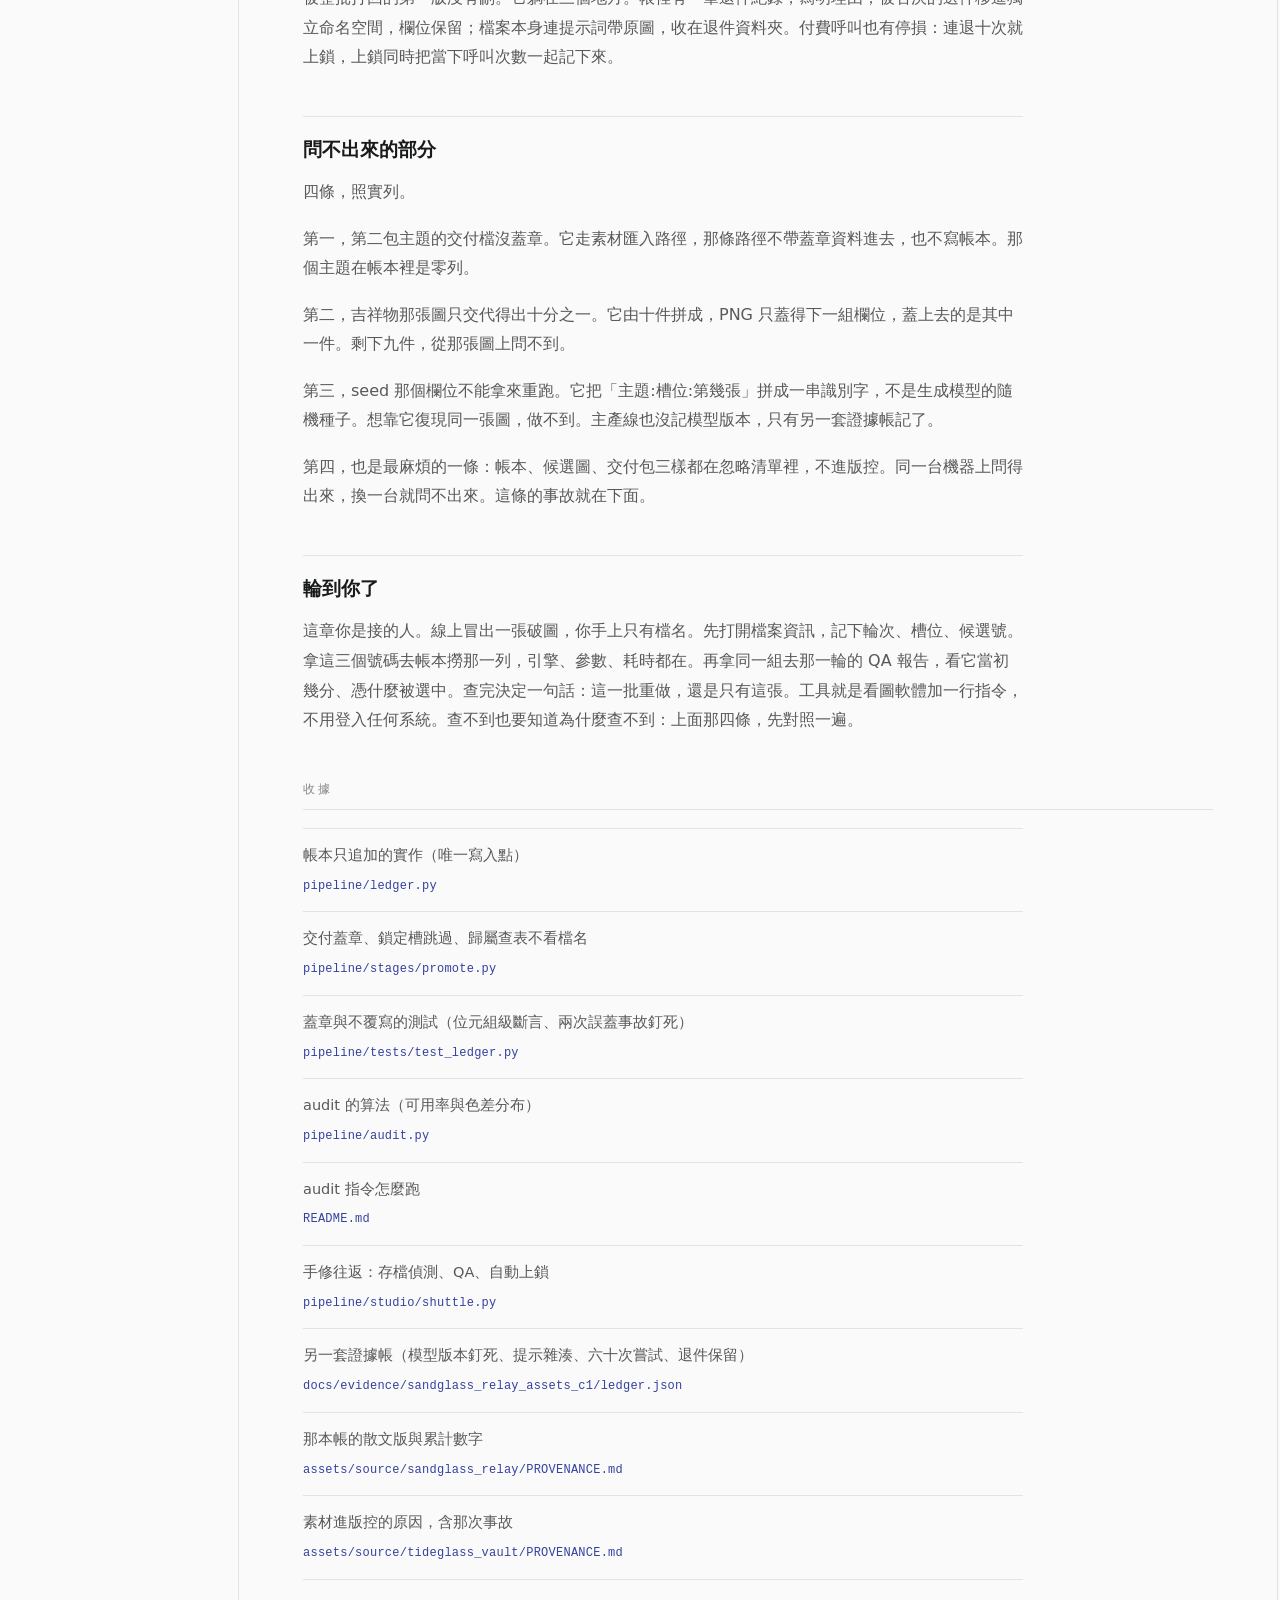
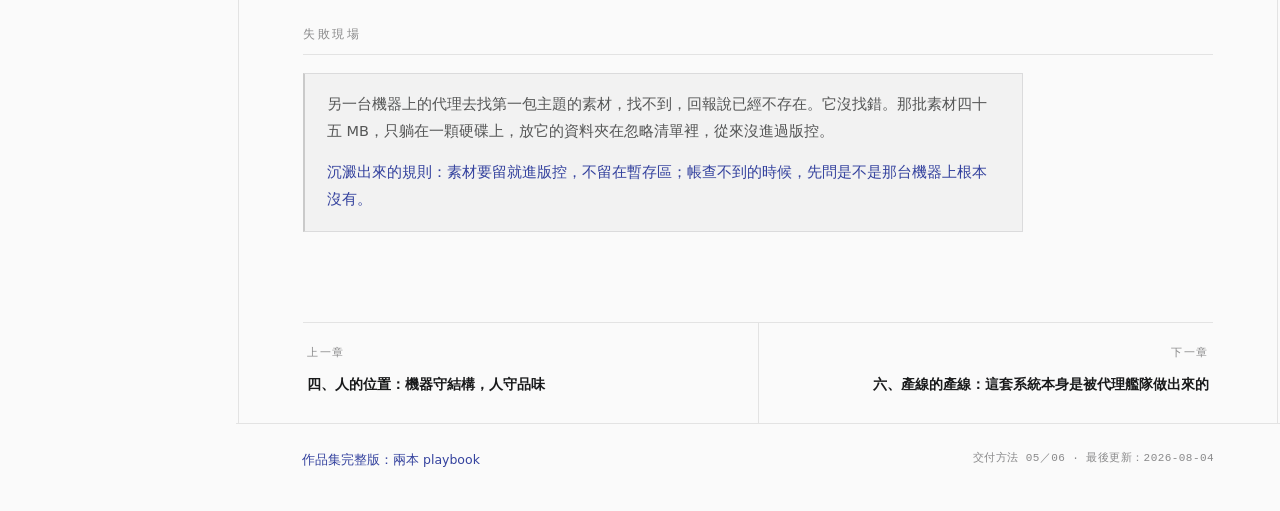
<file: method-05.html>
<!DOCTYPE html>
<html lang="zh-Hant">
<head>
<meta charset="utf-8">
<meta name="viewport" content="width=device-width, initial-scale=1">
<title>五、治理：每一張圖都問得出它從哪裡來｜交付方法</title>
<link rel="stylesheet" href="assets/site.css">
</head>
<body>
<a class="skip" href="#ch5">跳到正文</a>
<div class="frame">
<aside class="sidebar">
  <a class="brand" href="index.html">PLAYBOOK</a>
  <nav class="side-nav" aria-label="全站章節">
    <a class="top-level home" href="index.html"><span class="lbl scramble" data-text="INDEX">INDEX</span></a>
    <p class="book-head">第一本・交付方法</p>
    <a class="top-level" href="method-01.html" title="一、生圖變快之後，交件也要跟著變快"><span class="no">01</span><span class="lbl scramble" data-text="AFTER GENERATION">AFTER GENERATION</span></a>
    <a class="top-level" href="method-02.html" title="二、契約：同一份清單檔，美術照它畫，遊戲照它收"><span class="no">02</span><span class="lbl scramble" data-text="ONE MANIFEST">ONE MANIFEST</span></a>
    <a class="top-level" href="method-03.html" title="三、產線：換皮不動骨，而且是官方播放程式判的"><span class="no">03</span><span class="lbl scramble" data-text="OUTSIDE JUDGE">OUTSIDE JUDGE</span></a>
    <a class="top-level" href="method-04.html" title="四、人的位置：機器守結構，人守品味"><span class="no">04</span><span class="lbl scramble" data-text="WHERE PEOPLE STAND">WHERE PEOPLE STAND</span></a>
    <a class="top-level active" href="method-05.html" title="五、治理：每一張圖都問得出它從哪裡來"><span class="no">05</span><span class="lbl scramble" data-text="ASK ANY FILE">ASK ANY FILE</span></a>
    <div class="subs">
      <a class="sub" href="#b-ask"><span class="lbl">疑惑</span></a>
      <a class="sub" href="#b-say"><span class="lbl">主張</span></a>
      <a class="sub" href="#b-brief"><span class="lbl">三分鐘版</span></a>
      <a class="sub" href="#b-derive"><span class="lbl">推導</span></a>
      <a class="sub" href="#b-receipts"><span class="lbl">收據</span></a>
      <a class="sub" href="#b-fall"><span class="lbl">失敗現場</span></a>
    </div>
    <a class="top-level" href="method-06.html" title="六、產線的產線：這套系統本身是被代理艦隊做出來的"><span class="no">06</span><span class="lbl scramble" data-text="THE LINE THAT BUILT IT">THE LINE THAT BUILT IT</span></a>
    <p class="book-head">第二本・下一道牆</p>
    <a class="top-level" href="nextwall-01.html" title="一、問題：被遮住的那一半"><span class="no">01</span><span class="lbl scramble" data-text="THE HIDDEN HALF">THE HIDDEN HALF</span></a>
    <a class="top-level" href="nextwall-02.html" title="二、一台機器：四層、四證據、插件按件"><span class="no">02</span><span class="lbl scramble" data-text="ONE MACHINE">ONE MACHINE</span></a>
    <a class="top-level" href="nextwall-03.html" title="三、拆了兩次：品質全過，工時是直接拆的 4.36 倍"><span class="no">03</span><span class="lbl scramble" data-text="CUT TWICE">CUT TWICE</span></a>
    <a class="top-level" href="nextwall-04.html" title="四、母圖法則：看得見的像素一個位元都不動"><span class="no">04</span><span class="lbl scramble" data-text="MASTER IMAGE">MASTER IMAGE</span></a>
    <a class="top-level" href="nextwall-05.html" title="五、試鏡制：美術是現任，生成按件挑戰"><span class="no">05</span><span class="lbl scramble" data-text="THE AUDITION">THE AUDITION</span></a>
    <a class="top-level" href="nextwall-06.html" title="六、方法論：五個動作，連它自己都帶否證條件"><span class="no">06</span><span class="lbl scramble" data-text="FIVE MOVES">FIVE MOVES</span></a>
  </nav>
  <div class="theme-toggle" role="group" aria-label="主題模式">
    <button type="button" data-mode="auto" aria-pressed="true">auto</button>
    <button type="button" data-mode="light" aria-pressed="false">light</button>
    <button type="button" data-mode="dark" aria-pressed="false">dark</button>
  </div>
</aside>
<main>
  <div class="col">
  <section class="chapter" id="ch5">
    <div class="band">
      <div class="ghost" aria-hidden="true">05</div>
      <div class="kicker">Chapter 05</div>
      <h2>五、治理：每一張圖都問得出它從哪裡來</h2>
      <p class="entitle">Ask Any File</p>
      <p class="standfirst">主產線生的圖答得出來：檔案裡蓋著輪次、槽位、候選號，拿這三個號碼查帳本，引擎、參數、品質檢查（QA）分數都在，帳只追加不覆寫；哪幾條線現在答不出來，下面照實列。</p>
    </div>

    <div id="b-ask" class="blk ask">
      <h3>疑惑</h3>
      <p>三個月後有人問：這張圖當初用什麼模型、什麼參數生的？答得出來嗎？</p>
    </div>

    <div id="b-say" class="blk say">
      <h3>主張</h3>
      <p>主產線生的圖答得出來：檔案裡蓋著輪次、槽位、候選號，拿這三個號碼查帳本，引擎、參數、品質檢查（QA）分數都在，帳只追加不覆寫；哪幾條線現在答不出來，下面照實列。</p>
    </div>

    <div id="b-brief" class="blk">
      <h3>三分鐘版</h3>
      <p>三個月後有人指著一張圖問：這張當初怎麼生的？</p>
      <p>主產線生的圖，答案在檔案裡。打開檔案資訊，上面蓋著三個號碼：哪一輪、哪個槽、第幾張候選。拿這三個號碼查帳本，引擎、參數、那一輪的 QA 分數都在。</p>
      <p>帳本只追加。整個產線只有一個地方寫它，用附加模式開檔；沒有第二處會改它、蓋它。現在十一萬多列。</p>
      <p>分數也留著。每張候選記硬檢查三項（尺寸、透明底、白邊）跟軟分數三項（色差、銳利度、置中），加一個總分，還有選中沒選中、沒選中是為什麼。</p>
      <p>哪些答不出來，一起講。第二包主題走另一條匯入路徑進來，交付檔沒蓋到章。吉祥物那張由十件拼成，章只蓋得下一組，其餘九件從那張圖上問不到來歷。還有一條更麻煩：帳本跟候選圖都不進版控，換一台機器就問不出來。這條出過事，寫在失敗現場。</p>
      <p>尺度：單一專案的產線，數字出自本程式庫（repo）的帳本與測試紀錄。</p>

      <figure class="dg">
        <div class="scroller">
          <svg viewBox="0 0 780 280" width="780" height="280" role="img" aria-label="圖 1　圖上蓋三個號碼，剩下的去帳本跟報告查" xmlns="http://www.w3.org/2000/svg">
            <defs>
              <marker id="ar5" viewBox="0 0 10 10" refX="9.5" refY="5" markerWidth="7" markerHeight="7" orient="auto-start-reverse">
                <path class="e-head" d="M0,0 L10,5 L0,10 Z"/>
              </marker>
            </defs>
            <path class="e-path" marker-end="url(#ar5)" d="M180,141 H220 V61 H300"/>
            <path class="e-path" marker-end="url(#ar5)" d="M180,141 H220 V211 H300"/>
            <path class="e-path" marker-end="url(#ar5)" d="M440,61 H530 V141 H620"/>
            <path class="e-path" marker-end="url(#ar5)" d="M440,211 H530 V141 H620"/>
            <text class="e-lbl" x="226" y="53" text-anchor="start">三個號碼</text>
            <text class="e-lbl" x="226" y="203" text-anchor="start">同三個號碼</text>
            <text class="e-lbl" x="446" y="53" text-anchor="start">引擎與參數</text>
            <text class="e-lbl" x="446" y="203" text-anchor="start">那張的分數</text>
            <rect class="n-data" x="40" y="110" width="140" height="62" rx="4"/>
            <text class="n-lbl" x="110" y="136" text-anchor="middle">交付檔</text>
            <text class="n-tag" x="110" y="157" text-anchor="middle">唯讀</text>
            <rect class="n-data" x="300" y="30" width="140" height="62" rx="4"/>
            <text class="n-lbl" x="370" y="56" text-anchor="middle">帳本</text>
            <text class="n-tag" x="370" y="77" text-anchor="middle">只追加</text>
            <rect class="n-data" x="300" y="180" width="140" height="62" rx="4"/>
            <text class="n-lbl" x="370" y="206" text-anchor="middle">QA 報告</text>
            <text class="n-tag" x="370" y="227" text-anchor="middle">唯讀</text>
            <rect class="n-human" x="620" y="110" width="140" height="62" rx="4"/>
            <text class="n-lbl" x="690" y="147" text-anchor="middle">接的人</text>
          </svg>
        </div>
        <figcaption>圖 1　圖上蓋三個號碼，剩下的去帳本跟報告查</figcaption>
      </figure>
    </div>

    <div id="b-derive" class="blk">
      <h3>推導</h3>

      <h4>帳本：只追加，不覆寫</h4>
      <p>整個產線只有一個函式寫帳本，用附加模式開檔，寫一列純文字資料（JSON）換一行。沒有第二個地方會改寫或清空它。整包程式碼掃過一遍：六處讀帳本，一處寫帳本。</p>
      <p>一列記一張候選：輪次、主題、槽位、第幾張候選、引擎、參數、耗時、結果、檔案路徑、時間。候選之外還有幾種事件記進同一本：選了哪張、調了什麼、鎖了哪個槽、送去手修的往返。</p>

      <h4>圖自己帶著三個號碼</h4>
      <p>交付的時候，產線在圖片檔（PNG）裡蓋五個欄位：輪次、槽位、候選號、引擎、種子碼（seed）。前三個拿來查帳，回帳本就找得到當初那一列。</p>
      <p>蓋章有兩條規矩。第一，沒有紀錄的檔案不亂蓋：查不到來歷就不寫，不拿「未知」去填。第二，蓋在誰身上要查表決定，不看檔名。這條是撞出來的。早期用檔名前綴比對，一個基本符號的轉正（promote）蓋掉了同前綴那張中獎圖。現在歸屬一律查清單檔（manifest），那次事故也寫成測試釘住。</p>

      <h4>分數留在報告裡</h4>
      <p>每一輪產一份 QA 報告，逐槽逐候選記分。硬檢查三項：尺寸對不對、透明底乾不乾淨、有沒有白邊，三項全過才算可用。軟分數三項：色差、銳利度、置中。再加一個總分、選中沒選中、沒選中的理由。</p>
      <p>鎖住的槽不留分數，報告裡那格是空的，只標「鎖住」。那一輪根本沒生它，硬填分數就是假帳。</p>

      <h4>稽核（audit）：整輪一起算</h4>
      <p>帳本加報告合起來能問更大的問題：這個主題最近三輪，可用率多少、色差散布長什麼樣。實跑一次替身資料（mock）主題三輪：每輪 127 張候選、127 張可用，可用率 1.000；色差 381 筆，最小 9.347、中位數 23.353、最大 32.448。</p>
      <p>可用率 1.000 出自 mock 引擎，那是固定產出，不是真實生成的成績。它證明這條計量鏈接得起來，不證明畫得多好。</p>

      <h4>人修過的檔案，產線永不覆寫</h4>
      <p>槽位可以上鎖，鎖了之後 promote 直接跳過那一格。測試釘的是位元組。鎖上再跑一次 promote，那個檔案讀回來，位元組跟先前完全相同。</p>
      <p>人怎麼標記「我修過這張」？走手修往返。從交付包把那張圖送進繪圖軟體，程式盯著檔案的改動時間跟大小，連續兩次穩定才判定存好了。接著跑一次 QA：過了就換上去，自動上鎖；沒過就原檔不動，回一句哪裡沒過。</p>
      <p>這裡有一條風險要講明白：整包 promote 如果一個鎖都沒有，會先清掉舊的主題資料夾再寫。鎖是唯一擋住這件事的東西。而且沒有任何機制偵測「有人用別的工具直接改了交付資料夾裡的檔案」，沒有雜湊比對，也沒有基準快照。不走手修往返、也不手動上鎖的修改，產線不知道它存在。</p>

      <h4>另一套更嚴的帳</h4>
      <p>第二包主題那批素材沒走主產線，走的是一本獨立證據帳，記得比主產線細。模型名稱跟版本都釘死，版本寫的是 64 位十六進位字串，不是「最新版」。每次嘗試記提示詞雜湊、輸入輸出各段雜湊、幾何轉換參數、量測數字。六十次嘗試留在帳上，接受三十七次，其餘二十三次標明被拒的種類。</p>
      <p>被整批打回的第一版沒有刪。它躺在三個地方。帳裡有一筆退件紀錄，寫明理由；被否決的選件移進獨立命名空間，欄位保留；檔案本身連提示詞帶原圖，收在退件資料夾。付費呼叫也有停損：連退十次就上鎖，上鎖同時把當下呼叫次數一起記下來。</p>

      <h4>問不出來的部分</h4>
      <p>四條，照實列。</p>
      <p>第一，第二包主題的交付檔沒蓋章。它走素材匯入路徑，那條路徑不帶蓋章資料進去，也不寫帳本。那個主題在帳本裡是零列。</p>
      <p>第二，吉祥物那張圖只交代得出十分之一。它由十件拼成，PNG 只蓋得下一組欄位，蓋上去的是其中一件。剩下九件，從那張圖上問不到。</p>
      <p>第三，seed 那個欄位不能拿來重跑。它把「主題:槽位:第幾張」拼成一串識別字，不是生成模型的隨機種子。想靠它復現同一張圖，做不到。主產線也沒記模型版本，只有另一套證據帳記了。</p>
      <p>第四，也是最麻煩的一條：帳本、候選圖、交付包三樣都在忽略清單裡，不進版控。同一台機器上問得出來，換一台就問不出來。這條的事故就在下面。</p>

      <h4>輪到你了</h4>
      <p>這章你是接的人。線上冒出一張破圖，你手上只有檔名。先打開檔案資訊，記下輪次、槽位、候選號。拿這三個號碼去帳本撈那一列，引擎、參數、耗時都在。再拿同一組去那一輪的 QA 報告，看它當初幾分、憑什麼被選中。查完決定一句話：這一批重做，還是只有這張。工具就是看圖軟體加一行指令，不用登入任何系統。查不到也要知道為什麼查不到：上面那四條，先對照一遍。</p>
    </div>

    <div id="b-receipts" class="blk">
      <h3>收據</h3>
      <ol class="receipts">
        <li>
          <p class="rk">帳本只追加的實作（唯一寫入點）</p>
          <a class="rl" href="https://github.com/fagemx/skinforge/blob/main/pipeline/ledger.py">pipeline/ledger.py</a>
        </li>
        <li>
          <p class="rk">交付蓋章、鎖定槽跳過、歸屬查表不看檔名</p>
          <a class="rl" href="https://github.com/fagemx/skinforge/blob/main/pipeline/stages/promote.py">pipeline/stages/promote.py</a>
        </li>
        <li>
          <p class="rk">蓋章與不覆寫的測試（位元組級斷言、兩次誤蓋事故釘死）</p>
          <a class="rl" href="https://github.com/fagemx/skinforge/blob/main/pipeline/tests/test_ledger.py">pipeline/tests/test_ledger.py</a>
        </li>
        <li>
          <p class="rk">audit 的算法（可用率與色差分布）</p>
          <a class="rl" href="https://github.com/fagemx/skinforge/blob/main/pipeline/audit.py">pipeline/audit.py</a>
        </li>
        <li>
          <p class="rk">audit 指令怎麼跑</p>
          <a class="rl" href="https://github.com/fagemx/skinforge/blob/main/README.md">README.md</a>
        </li>
        <li>
          <p class="rk">手修往返：存檔偵測、QA、自動上鎖</p>
          <a class="rl" href="https://github.com/fagemx/skinforge/blob/main/pipeline/studio/shuttle.py">pipeline/studio/shuttle.py</a>
        </li>
        <li>
          <p class="rk">另一套證據帳（模型版本釘死、提示雜湊、六十次嘗試、退件保留）</p>
          <a class="rl" href="https://github.com/fagemx/skinforge/blob/main/docs/evidence/sandglass_relay_assets_c1/ledger.json">docs/evidence/sandglass_relay_assets_c1/ledger.json</a>
        </li>
        <li>
          <p class="rk">那本帳的散文版與累計數字</p>
          <a class="rl" href="https://github.com/fagemx/skinforge/blob/main/assets/source/sandglass_relay/PROVENANCE.md">assets/source/sandglass_relay/PROVENANCE.md</a>
        </li>
        <li>
          <p class="rk">素材進版控的原因，含那次事故</p>
          <a class="rl" href="https://github.com/fagemx/skinforge/blob/main/assets/source/tideglass_vault/PROVENANCE.md">assets/source/tideglass_vault/PROVENANCE.md</a>
        </li>
      </ol>
    </div>

    <div id="b-fall" class="blk">
      <h3>失敗現場</h3>
      <div class="fall">
        <p>另一台機器上的代理去找第一包主題的素材，找不到，回報說已經不存在。它沒找錯。那批素材四十五 MB，只躺在一顆硬碟上，放它的資料夾在忽略清單裡，從來沒進過版控。</p>
        <p class="rule">沉澱出來的規則：素材要留就進版控，不留在暫存區；帳查不到的時候，先問是不是那台機器上根本沒有。</p>
      </div>
    </div>
  </section>

  <nav class="pager" aria-label="前後章">
    <a class="prev" href="method-04.html"><span class="dir">上一章</span><span class="t">四、人的位置：機器守結構，人守品味</span></a>
    <a class="next" href="method-06.html"><span class="dir">下一章</span><span class="t">六、產線的產線：這套系統本身是被代理艦隊做出來的</span></a>
  </nav>
  </div>
  <footer class="site">
    <div class="col">
      <span><a href="index.html">作品集完整版：兩本 playbook</a></span>
      <span class="mono">交付方法 05／06 · 最後更新：2026-08-04</span>
    </div>
  </footer>
</main>
</div>
<script src="assets/site.js"></script>
</body>
</html>
</file>
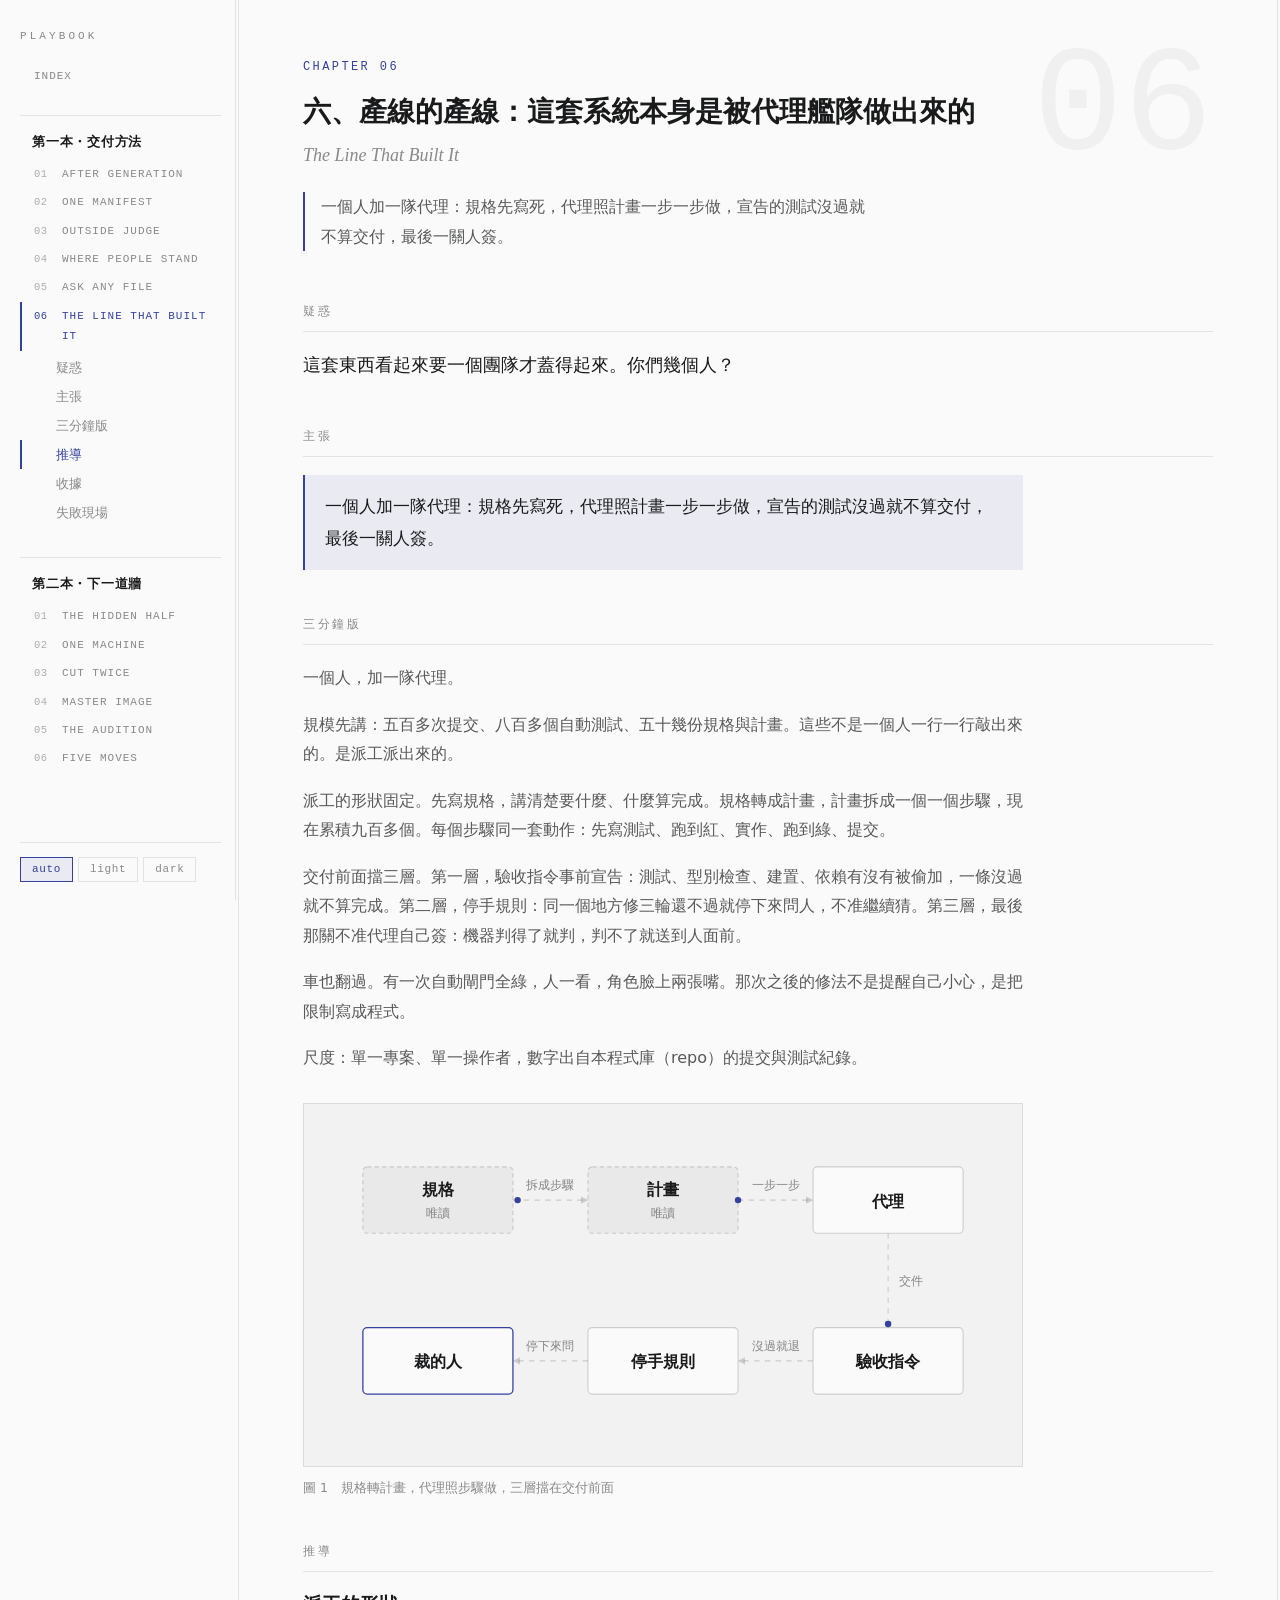
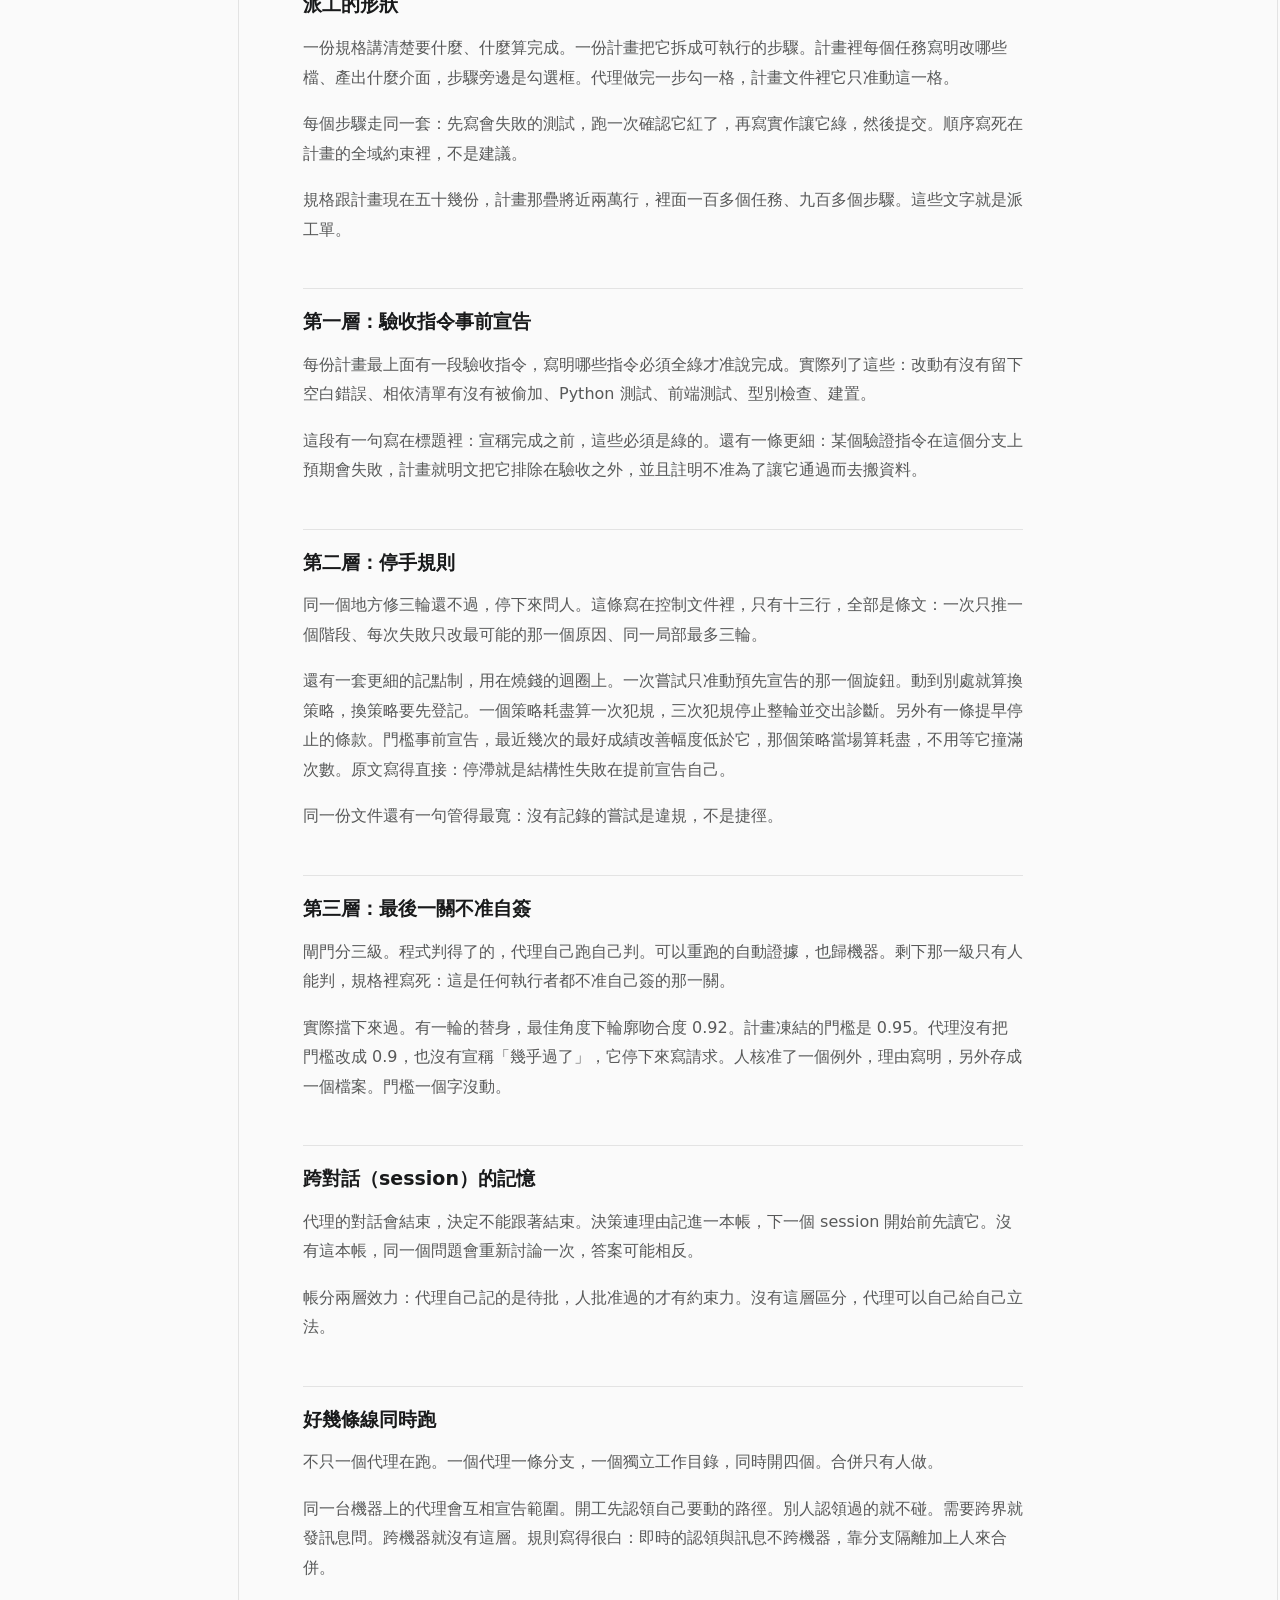
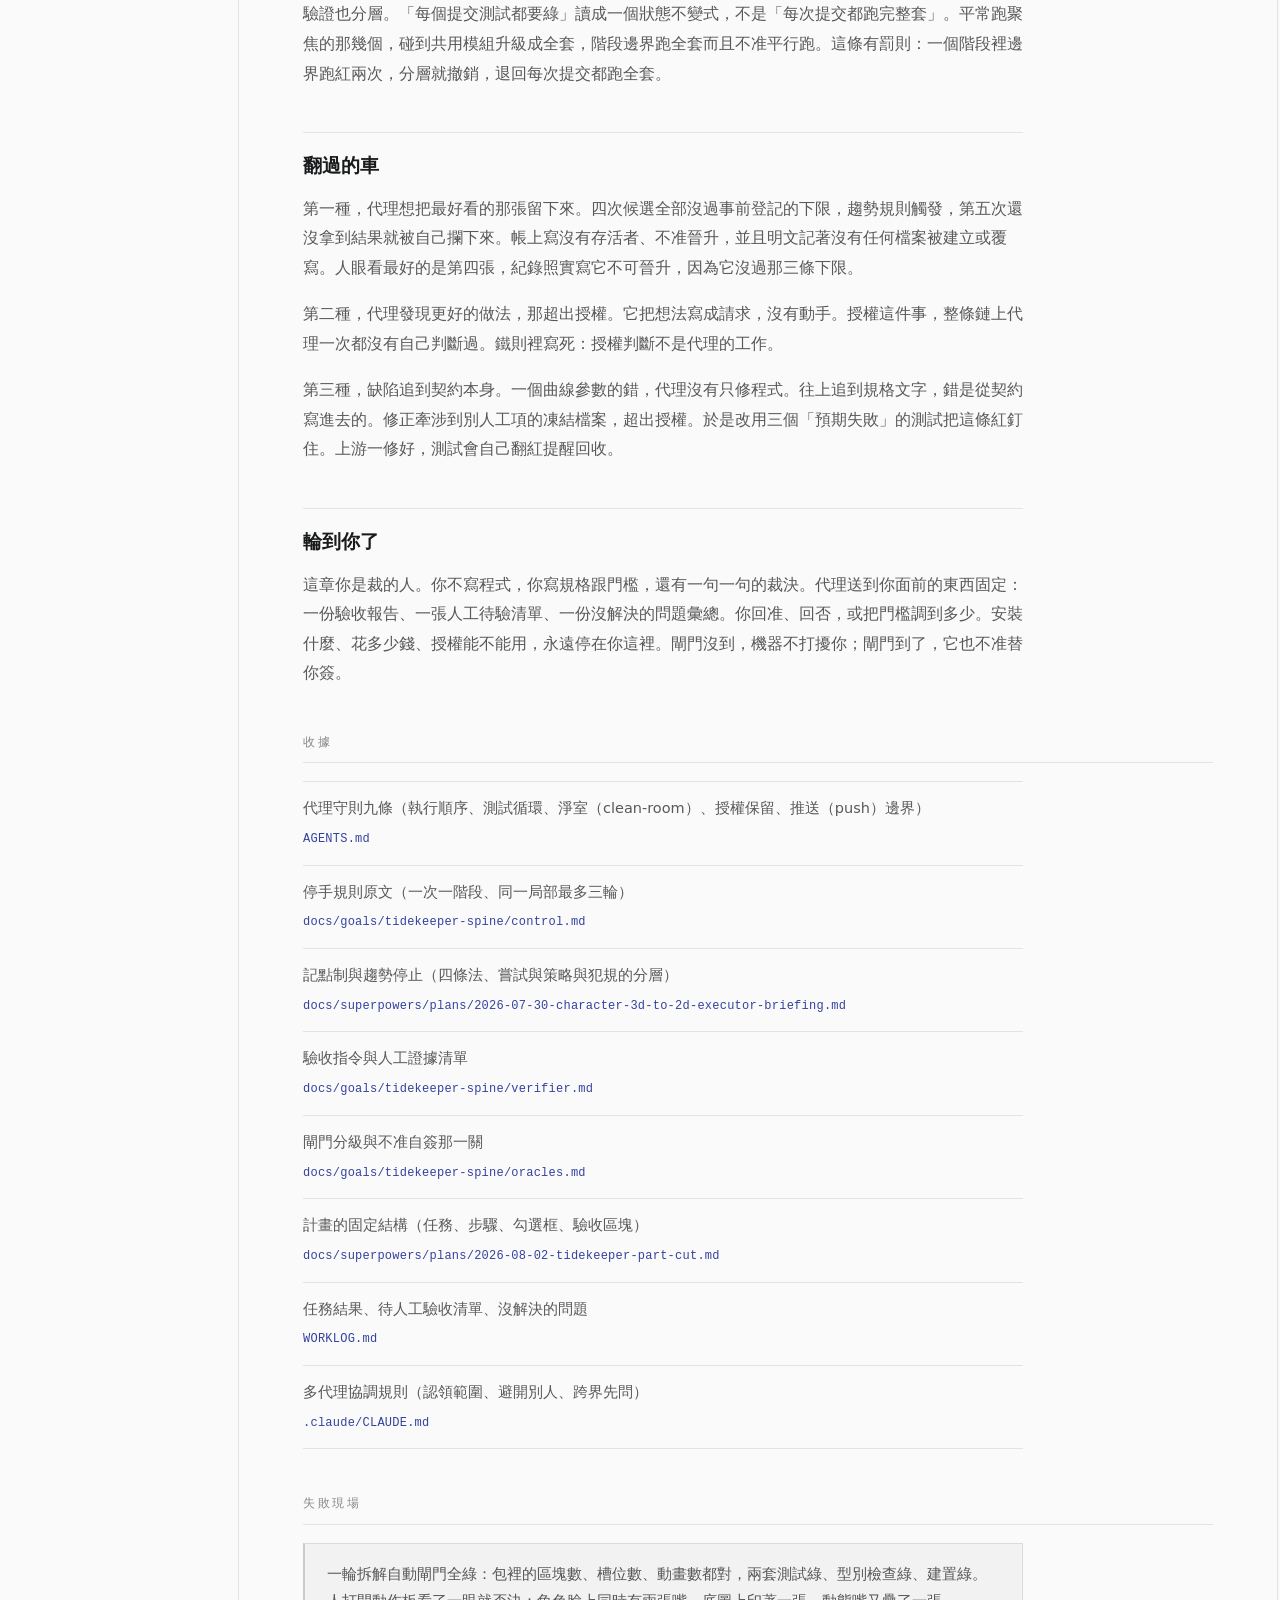
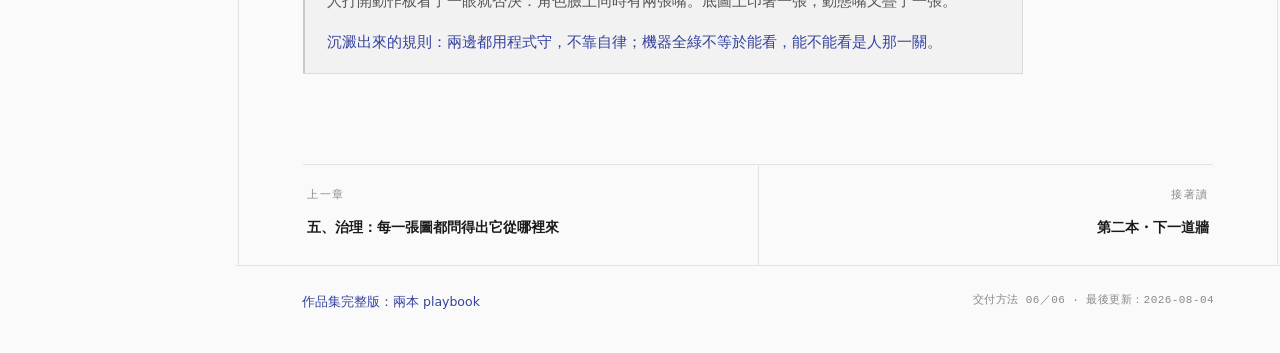
<file: method-06.html>
<!DOCTYPE html>
<html lang="zh-Hant">
<head>
<meta charset="utf-8">
<meta name="viewport" content="width=device-width, initial-scale=1">
<title>六、產線的產線：這套系統本身是被代理艦隊做出來的｜交付方法</title>
<link rel="stylesheet" href="assets/site.css">
</head>
<body>
<a class="skip" href="#ch6">跳到正文</a>
<div class="frame">
<aside class="sidebar">
  <a class="brand" href="index.html">PLAYBOOK</a>
  <nav class="side-nav" aria-label="全站章節">
    <a class="top-level home" href="index.html"><span class="lbl scramble" data-text="INDEX">INDEX</span></a>
    <p class="book-head">第一本・交付方法</p>
    <a class="top-level" href="method-01.html" title="一、生圖變快之後，交件也要跟著變快"><span class="no">01</span><span class="lbl scramble" data-text="AFTER GENERATION">AFTER GENERATION</span></a>
    <a class="top-level" href="method-02.html" title="二、契約：同一份清單檔，美術照它畫，遊戲照它收"><span class="no">02</span><span class="lbl scramble" data-text="ONE MANIFEST">ONE MANIFEST</span></a>
    <a class="top-level" href="method-03.html" title="三、產線：換皮不動骨，而且是官方播放程式判的"><span class="no">03</span><span class="lbl scramble" data-text="OUTSIDE JUDGE">OUTSIDE JUDGE</span></a>
    <a class="top-level" href="method-04.html" title="四、人的位置：機器守結構，人守品味"><span class="no">04</span><span class="lbl scramble" data-text="WHERE PEOPLE STAND">WHERE PEOPLE STAND</span></a>
    <a class="top-level" href="method-05.html" title="五、治理：每一張圖都問得出它從哪裡來"><span class="no">05</span><span class="lbl scramble" data-text="ASK ANY FILE">ASK ANY FILE</span></a>
    <a class="top-level active" href="method-06.html" title="六、產線的產線：這套系統本身是被代理艦隊做出來的"><span class="no">06</span><span class="lbl scramble" data-text="THE LINE THAT BUILT IT">THE LINE THAT BUILT IT</span></a>
    <div class="subs">
      <a class="sub" href="#b-ask"><span class="lbl">疑惑</span></a>
      <a class="sub" href="#b-say"><span class="lbl">主張</span></a>
      <a class="sub" href="#b-brief"><span class="lbl">三分鐘版</span></a>
      <a class="sub" href="#b-derive"><span class="lbl">推導</span></a>
      <a class="sub" href="#b-receipts"><span class="lbl">收據</span></a>
      <a class="sub" href="#b-fall"><span class="lbl">失敗現場</span></a>
    </div>
    <p class="book-head">第二本・下一道牆</p>
    <a class="top-level" href="nextwall-01.html" title="一、問題：被遮住的那一半"><span class="no">01</span><span class="lbl scramble" data-text="THE HIDDEN HALF">THE HIDDEN HALF</span></a>
    <a class="top-level" href="nextwall-02.html" title="二、一台機器：四層、四證據、插件按件"><span class="no">02</span><span class="lbl scramble" data-text="ONE MACHINE">ONE MACHINE</span></a>
    <a class="top-level" href="nextwall-03.html" title="三、拆了兩次：品質全過，工時是直接拆的 4.36 倍"><span class="no">03</span><span class="lbl scramble" data-text="CUT TWICE">CUT TWICE</span></a>
    <a class="top-level" href="nextwall-04.html" title="四、母圖法則：看得見的像素一個位元都不動"><span class="no">04</span><span class="lbl scramble" data-text="MASTER IMAGE">MASTER IMAGE</span></a>
    <a class="top-level" href="nextwall-05.html" title="五、試鏡制：美術是現任，生成按件挑戰"><span class="no">05</span><span class="lbl scramble" data-text="THE AUDITION">THE AUDITION</span></a>
    <a class="top-level" href="nextwall-06.html" title="六、方法論：五個動作，連它自己都帶否證條件"><span class="no">06</span><span class="lbl scramble" data-text="FIVE MOVES">FIVE MOVES</span></a>
  </nav>
  <div class="theme-toggle" role="group" aria-label="主題模式">
    <button type="button" data-mode="auto" aria-pressed="true">auto</button>
    <button type="button" data-mode="light" aria-pressed="false">light</button>
    <button type="button" data-mode="dark" aria-pressed="false">dark</button>
  </div>
</aside>
<main>
  <div class="col">
  <section class="chapter" id="ch6">
    <div class="band">
      <div class="ghost" aria-hidden="true">06</div>
      <div class="kicker">Chapter 06</div>
      <h2>六、產線的產線：這套系統本身是被代理艦隊做出來的</h2>
      <p class="entitle">The Line That Built It</p>
      <p class="standfirst">一個人加一隊代理：規格先寫死，代理照計畫一步一步做，宣告的測試沒過就不算交付，最後一關人簽。</p>
    </div>

    <div id="b-ask" class="blk ask">
      <h3>疑惑</h3>
      <p>這套東西看起來要一個團隊才蓋得起來。你們幾個人？</p>
    </div>

    <div id="b-say" class="blk say">
      <h3>主張</h3>
      <p>一個人加一隊代理：規格先寫死，代理照計畫一步一步做，宣告的測試沒過就不算交付，最後一關人簽。</p>
    </div>

    <div id="b-brief" class="blk">
      <h3>三分鐘版</h3>
      <p>一個人，加一隊代理。</p>
      <p>規模先講：五百多次提交、八百多個自動測試、五十幾份規格與計畫。這些不是一個人一行一行敲出來的。是派工派出來的。</p>
      <p>派工的形狀固定。先寫規格，講清楚要什麼、什麼算完成。規格轉成計畫，計畫拆成一個一個步驟，現在累積九百多個。每個步驟同一套動作：先寫測試、跑到紅、實作、跑到綠、提交。</p>
      <p>交付前面擋三層。第一層，驗收指令事前宣告：測試、型別檢查、建置、依賴有沒有被偷加，一條沒過就不算完成。第二層，停手規則：同一個地方修三輪還不過就停下來問人，不准繼續猜。第三層，最後那關不准代理自己簽：機器判得了就判，判不了就送到人面前。</p>
      <p>車也翻過。有一次自動閘門全綠，人一看，角色臉上兩張嘴。那次之後的修法不是提醒自己小心，是把限制寫成程式。</p>
      <p>尺度：單一專案、單一操作者，數字出自本程式庫（repo）的提交與測試紀錄。</p>

      <figure class="dg">
        <div class="scroller">
          <svg viewBox="0 0 640 300" width="640" height="300" role="img" aria-label="圖 1　規格轉計畫，代理照步驟做，三層擋在交付前面" xmlns="http://www.w3.org/2000/svg">
            <defs>
              <marker id="ar6" viewBox="0 0 10 10" refX="9.5" refY="5" markerWidth="7" markerHeight="7" orient="auto-start-reverse">
                <path class="e-head" d="M0,0 L10,5 L0,10 Z"/>
              </marker>
            </defs>
            <path class="e-path" marker-end="url(#ar6)" d="M180,71 H250"/>
            <path class="e-path" marker-end="url(#ar6)" d="M390,71 H460"/>
            <path class="e-path" marker-end="url(#ar6)" d="M530,102 V190"/>
            <path class="e-path" marker-end="url(#ar6)" d="M460,221 H390"/>
            <path class="e-path" marker-end="url(#ar6)" d="M250,221 H180"/>
            <text class="e-lbl" x="215" y="61" text-anchor="middle">拆成步驟</text>
            <text class="e-lbl" x="425" y="61" text-anchor="middle">一步一步</text>
            <text class="e-lbl" x="540" y="150" text-anchor="start">交件</text>
            <text class="e-lbl" x="425" y="211" text-anchor="middle">沒過就退</text>
            <text class="e-lbl" x="215" y="211" text-anchor="middle">停下來問</text>
            <rect class="n-data" x="40" y="40" width="140" height="62" rx="4"/>
            <text class="n-lbl" x="110" y="66" text-anchor="middle">規格</text>
            <text class="n-tag" x="110" y="87" text-anchor="middle">唯讀</text>
            <rect class="n-data" x="250" y="40" width="140" height="62" rx="4"/>
            <text class="n-lbl" x="320" y="66" text-anchor="middle">計畫</text>
            <text class="n-tag" x="320" y="87" text-anchor="middle">唯讀</text>
            <rect class="n-svc" x="460" y="40" width="140" height="62" rx="4"/>
            <text class="n-lbl" x="530" y="77" text-anchor="middle">代理</text>
            <rect class="n-svc" x="460" y="190" width="140" height="62" rx="4"/>
            <text class="n-lbl" x="530" y="227" text-anchor="middle">驗收指令</text>
            <rect class="n-svc" x="250" y="190" width="140" height="62" rx="4"/>
            <text class="n-lbl" x="320" y="227" text-anchor="middle">停手規則</text>
            <rect class="n-human" x="40" y="190" width="140" height="62" rx="4"/>
            <text class="n-lbl" x="110" y="227" text-anchor="middle">裁的人</text>
          </svg>
        </div>
        <figcaption>圖 1　規格轉計畫，代理照步驟做，三層擋在交付前面</figcaption>
      </figure>
    </div>

    <div id="b-derive" class="blk">
      <h3>推導</h3>

      <h4>派工的形狀</h4>
      <p>一份規格講清楚要什麼、什麼算完成。一份計畫把它拆成可執行的步驟。計畫裡每個任務寫明改哪些檔、產出什麼介面，步驟旁邊是勾選框。代理做完一步勾一格，計畫文件裡它只准動這一格。</p>
      <p>每個步驟走同一套：先寫會失敗的測試，跑一次確認它紅了，再寫實作讓它綠，然後提交。順序寫死在計畫的全域約束裡，不是建議。</p>
      <p>規格跟計畫現在五十幾份，計畫那疊將近兩萬行，裡面一百多個任務、九百多個步驟。這些文字就是派工單。</p>

      <h4>第一層：驗收指令事前宣告</h4>
      <p>每份計畫最上面有一段驗收指令，寫明哪些指令必須全綠才准說完成。實際列了這些：改動有沒有留下空白錯誤、相依清單有沒有被偷加、Python 測試、前端測試、型別檢查、建置。</p>
      <p>這段有一句寫在標題裡：宣稱完成之前，這些必須是綠的。還有一條更細：某個驗證指令在這個分支上預期會失敗，計畫就明文把它排除在驗收之外，並且註明不准為了讓它通過而去搬資料。</p>

      <h4>第二層：停手規則</h4>
      <p>同一個地方修三輪還不過，停下來問人。這條寫在控制文件裡，只有十三行，全部是條文：一次只推一個階段、每次失敗只改最可能的那一個原因、同一局部最多三輪。</p>
      <p>還有一套更細的記點制，用在燒錢的迴圈上。一次嘗試只准動預先宣告的那一個旋鈕。動到別處就算換策略，換策略要先登記。一個策略耗盡算一次犯規，三次犯規停止整輪並交出診斷。另外有一條提早停止的條款。門檻事前宣告，最近幾次的最好成績改善幅度低於它，那個策略當場算耗盡，不用等它撞滿次數。原文寫得直接：停滯就是結構性失敗在提前宣告自己。</p>
      <p>同一份文件還有一句管得最寬：沒有記錄的嘗試是違規，不是捷徑。</p>

      <h4>第三層：最後一關不准自簽</h4>
      <p>閘門分三級。程式判得了的，代理自己跑自己判。可以重跑的自動證據，也歸機器。剩下那一級只有人能判，規格裡寫死：這是任何執行者都不准自己簽的那一關。</p>
      <p>實際擋下來過。有一輪的替身，最佳角度下輪廓吻合度 0.92。計畫凍結的門檻是 0.95。代理沒有把門檻改成 0.9，也沒有宣稱「幾乎過了」，它停下來寫請求。人核准了一個例外，理由寫明，另外存成一個檔案。門檻一個字沒動。</p>

      <h4>跨對話（session）的記憶</h4>
      <p>代理的對話會結束，決定不能跟著結束。決策連理由記進一本帳，下一個 session 開始前先讀它。沒有這本帳，同一個問題會重新討論一次，答案可能相反。</p>
      <p>帳分兩層效力：代理自己記的是待批，人批准過的才有約束力。沒有這層區分，代理可以自己給自己立法。</p>

      <h4>好幾條線同時跑</h4>
      <p>不只一個代理在跑。一個代理一條分支，一個獨立工作目錄，同時開四個。合併只有人做。</p>
      <p>同一台機器上的代理會互相宣告範圍。開工先認領自己要動的路徑。別人認領過的就不碰。需要跨界就發訊息問。跨機器就沒有這層。規則寫得很白：即時的認領與訊息不跨機器，靠分支隔離加上人來合併。</p>
      <p>驗證也分層。「每個提交測試都要綠」讀成一個狀態不變式，不是「每次提交都跑完整套」。平常跑聚焦的那幾個，碰到共用模組升級成全套，階段邊界跑全套而且不准平行跑。這條有罰則：一個階段裡邊界跑紅兩次，分層就撤銷，退回每次提交都跑全套。</p>

      <h4>翻過的車</h4>
      <p>第一種，代理想把最好看的那張留下來。四次候選全部沒過事前登記的下限，趨勢規則觸發，第五次還沒拿到結果就被自己攔下來。帳上寫沒有存活者、不准晉升，並且明文記著沒有任何檔案被建立或覆寫。人眼看最好的是第四張，紀錄照實寫它不可晉升，因為它沒過那三條下限。</p>
      <p>第二種，代理發現更好的做法，那超出授權。它把想法寫成請求，沒有動手。授權這件事，整條鏈上代理一次都沒有自己判斷過。鐵則裡寫死：授權判斷不是代理的工作。</p>
      <p>第三種，缺陷追到契約本身。一個曲線參數的錯，代理沒有只修程式。往上追到規格文字，錯是從契約寫進去的。修正牽涉到別人工項的凍結檔案，超出授權。於是改用三個「預期失敗」的測試把這條紅釘住。上游一修好，測試會自己翻紅提醒回收。</p>

      <h4>輪到你了</h4>
      <p>這章你是裁的人。你不寫程式，你寫規格跟門檻，還有一句一句的裁決。代理送到你面前的東西固定：一份驗收報告、一張人工待驗清單、一份沒解決的問題彙總。你回准、回否，或把門檻調到多少。安裝什麼、花多少錢、授權能不能用，永遠停在你這裡。閘門沒到，機器不打擾你；閘門到了，它也不准替你簽。</p>
    </div>

    <div id="b-receipts" class="blk">
      <h3>收據</h3>
      <ol class="receipts">
        <li>
          <p class="rk">代理守則九條（執行順序、測試循環、淨室（clean-room）、授權保留、推送（push）邊界）</p>
          <a class="rl" href="https://github.com/fagemx/skinforge/blob/main/AGENTS.md">AGENTS.md</a>
        </li>
        <li>
          <p class="rk">停手規則原文（一次一階段、同一局部最多三輪）</p>
          <a class="rl" href="https://github.com/fagemx/skinforge/blob/main/docs/goals/tidekeeper-spine/control.md">docs/goals/tidekeeper-spine/control.md</a>
        </li>
        <li>
          <p class="rk">記點制與趨勢停止（四條法、嘗試與策略與犯規的分層）</p>
          <a class="rl" href="https://github.com/fagemx/skinforge/blob/main/docs/superpowers/plans/2026-07-30-character-3d-to-2d-executor-briefing.md">docs/superpowers/plans/2026-07-30-character-3d-to-2d-executor-briefing.md</a>
        </li>
        <li>
          <p class="rk">驗收指令與人工證據清單</p>
          <a class="rl" href="https://github.com/fagemx/skinforge/blob/main/docs/goals/tidekeeper-spine/verifier.md">docs/goals/tidekeeper-spine/verifier.md</a>
        </li>
        <li>
          <p class="rk">閘門分級與不准自簽那一關</p>
          <a class="rl" href="https://github.com/fagemx/skinforge/blob/main/docs/goals/tidekeeper-spine/oracles.md">docs/goals/tidekeeper-spine/oracles.md</a>
        </li>
        <li>
          <p class="rk">計畫的固定結構（任務、步驟、勾選框、驗收區塊）</p>
          <a class="rl" href="https://github.com/fagemx/skinforge/blob/main/docs/superpowers/plans/2026-08-02-tidekeeper-part-cut.md">docs/superpowers/plans/2026-08-02-tidekeeper-part-cut.md</a>
        </li>
        <li>
          <p class="rk">任務結果、待人工驗收清單、沒解決的問題</p>
          <a class="rl" href="https://github.com/fagemx/skinforge/blob/main/WORKLOG.md">WORKLOG.md</a>
        </li>
        <li>
          <p class="rk">多代理協調規則（認領範圍、避開別人、跨界先問）</p>
          <a class="rl" href="https://github.com/fagemx/skinforge/blob/main/.claude/CLAUDE.md">.claude/CLAUDE.md</a>
        </li>
      </ol>
    </div>

    <div id="b-fall" class="blk">
      <h3>失敗現場</h3>
      <div class="fall">
        <p>一輪拆解自動閘門全綠：包裡的區塊數、槽位數、動畫數都對，兩套測試綠、型別檢查綠、建置綠。人打開動作板看了一眼就否決：角色臉上同時有兩張嘴。底圖上印著一張，動態嘴又疊了一張。</p>
        <p class="rule">沉澱出來的規則：兩邊都用程式守，不靠自律；機器全綠不等於能看，能不能看是人那一關。</p>
      </div>
    </div>
  </section>

  <nav class="pager" aria-label="前後章">
    <a class="prev" href="method-05.html"><span class="dir">上一章</span><span class="t">五、治理：每一張圖都問得出它從哪裡來</span></a>
    <a class="next" href="nextwall-01.html"><span class="dir">接著讀</span><span class="t">第二本・下一道牆</span></a>
  </nav>
  </div>
  <footer class="site">
    <div class="col">
      <span><a href="index.html">作品集完整版：兩本 playbook</a></span>
      <span class="mono">交付方法 06／06 · 最後更新：2026-08-04</span>
    </div>
  </footer>
</main>
</div>
<script src="assets/site.js"></script>
</body>
</html>
</file>
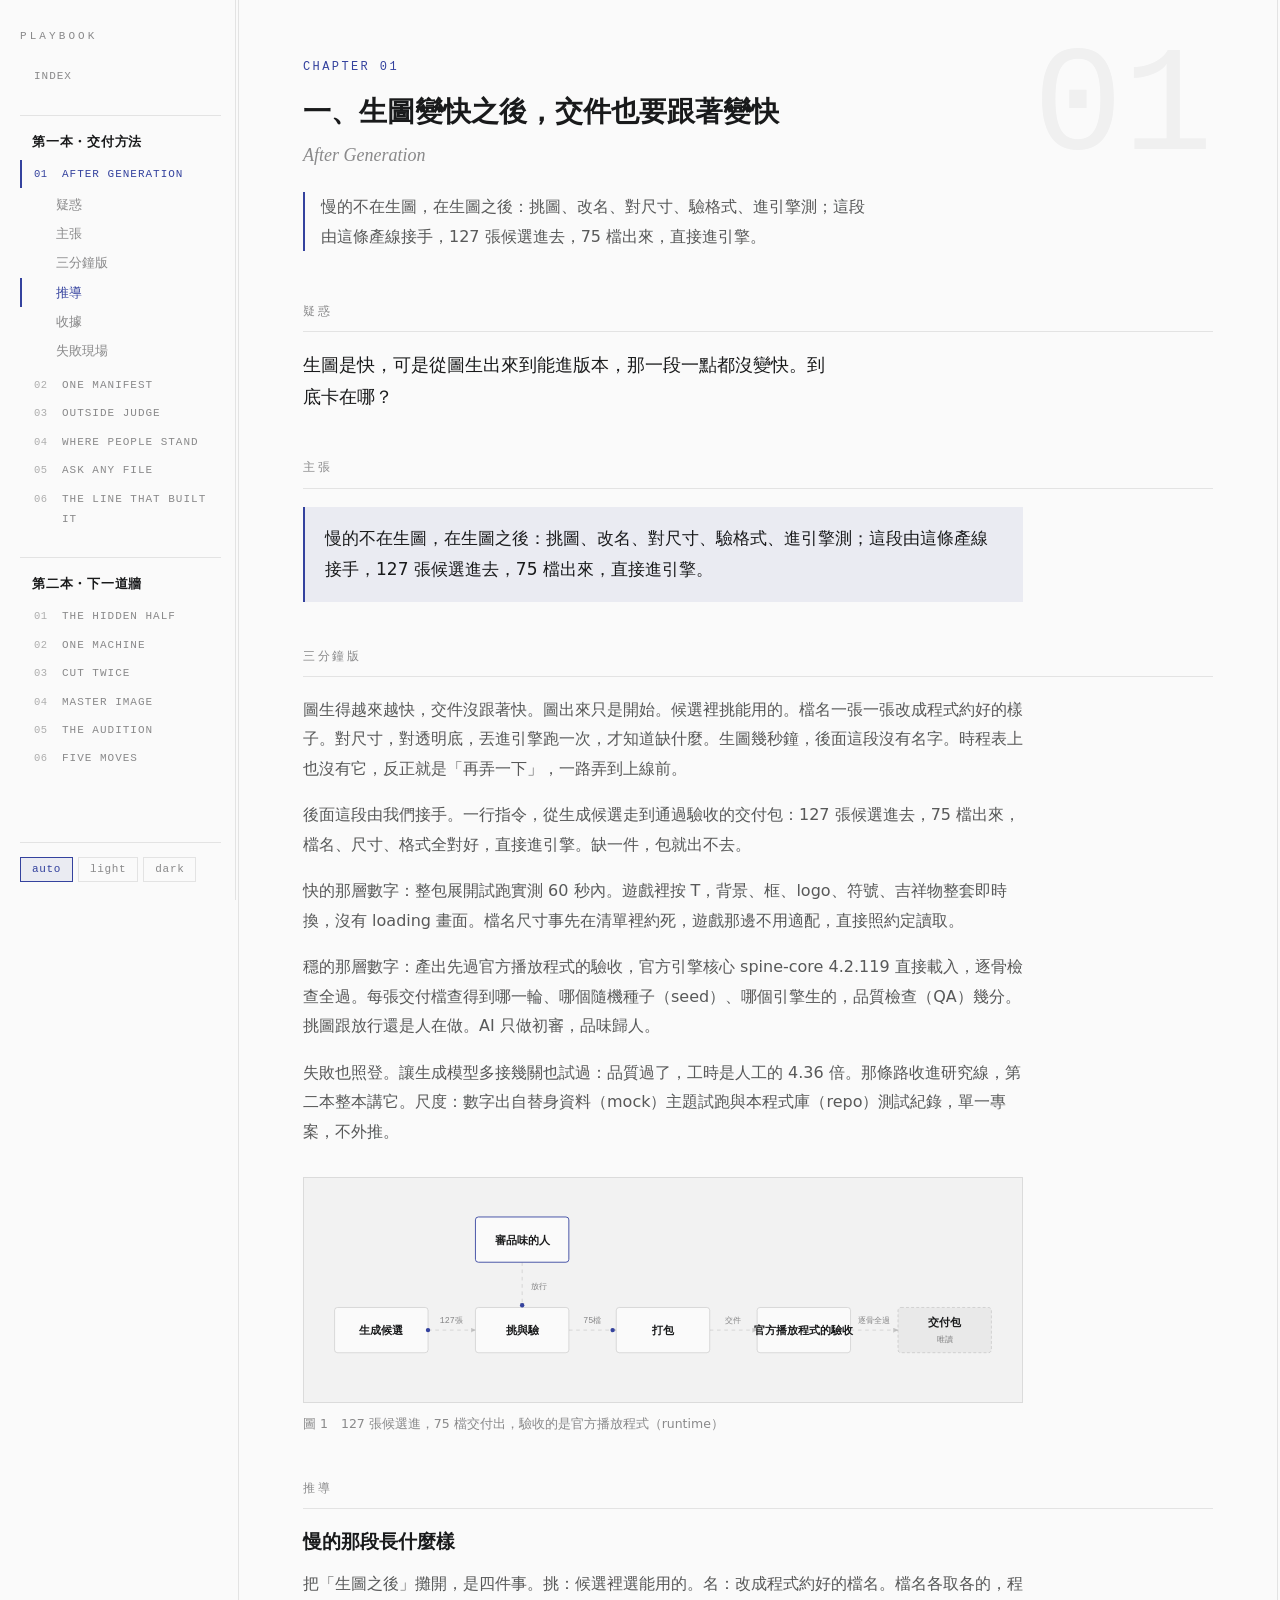
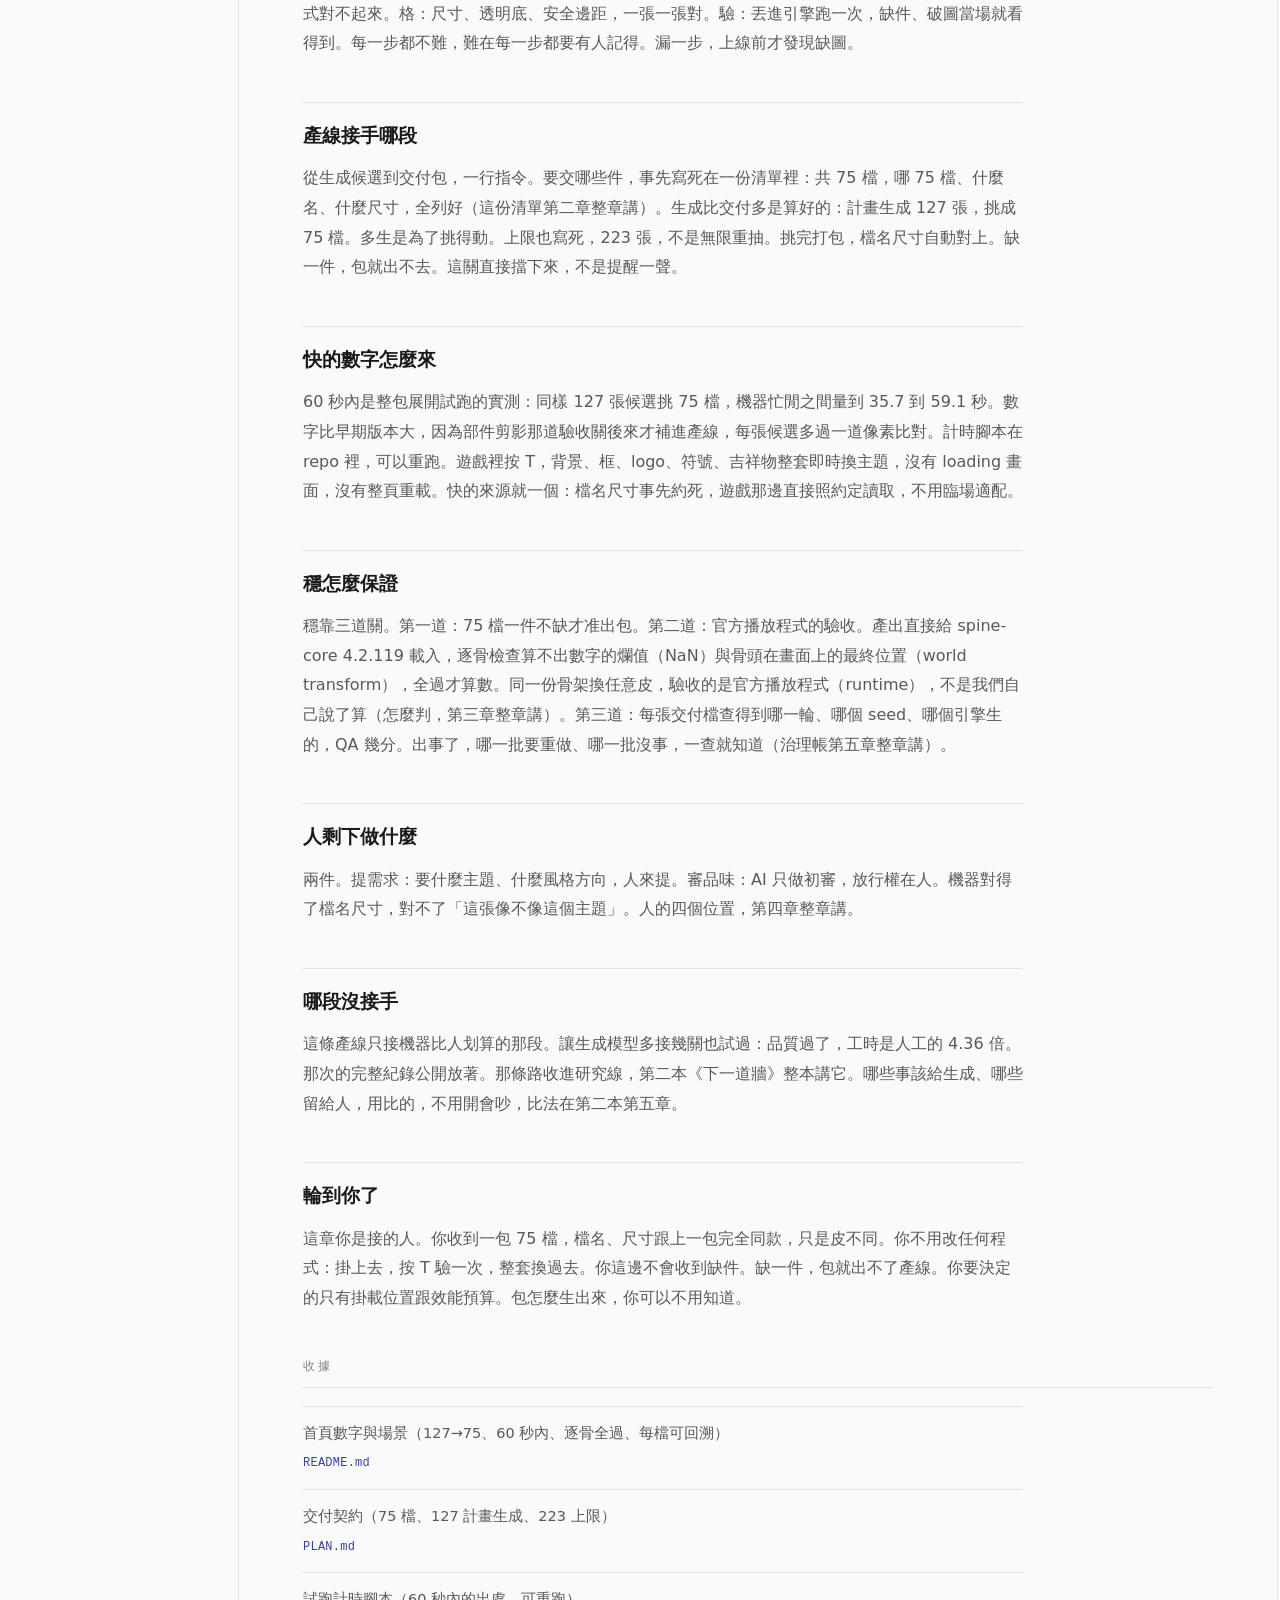
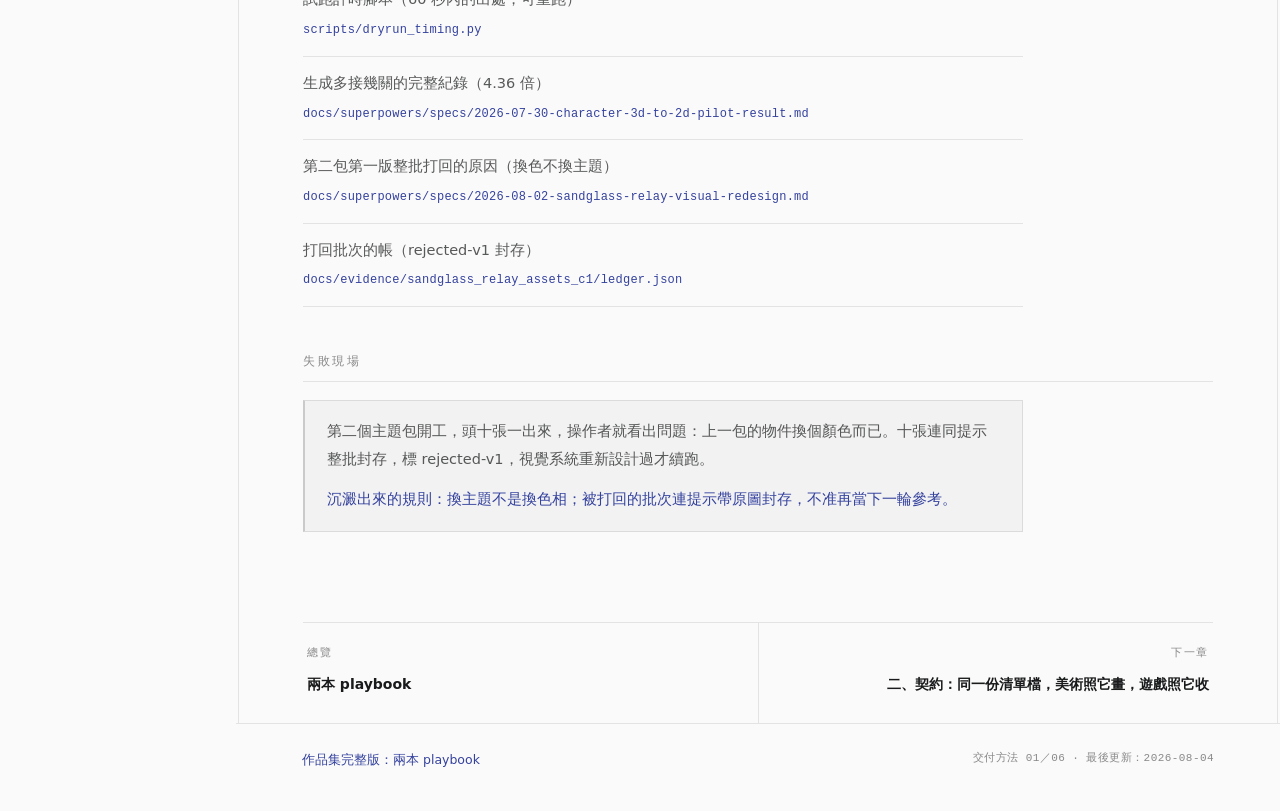
<file: method.html>
<!DOCTYPE html>
<html lang="zh-Hant">
<head>
<meta charset="utf-8">
<meta name="viewport" content="width=device-width, initial-scale=1">
<title>交付方法</title>
<noscript><meta http-equiv="refresh" content="0;url=method-01.html"></noscript>
<link rel="stylesheet" href="assets/site.css">
<script>
(function () {
  var m = (location.hash || "").match(/^#ch([1-6])$/);
  var n = m ? m[1] : "1";
  location.replace("method-0" + n + ".html" + (m ? "#ch" + n : ""));
})();
</script>
</head>
<body>
<main style="max-width:760px;margin:0 auto;padding:56px 24px;">
  <p>《交付方法》已分章。<a href="method-01.html">從第一章開始</a>，或回<a href="index.html">總覽</a>。</p>
</main>
</body>
</html>
</file>
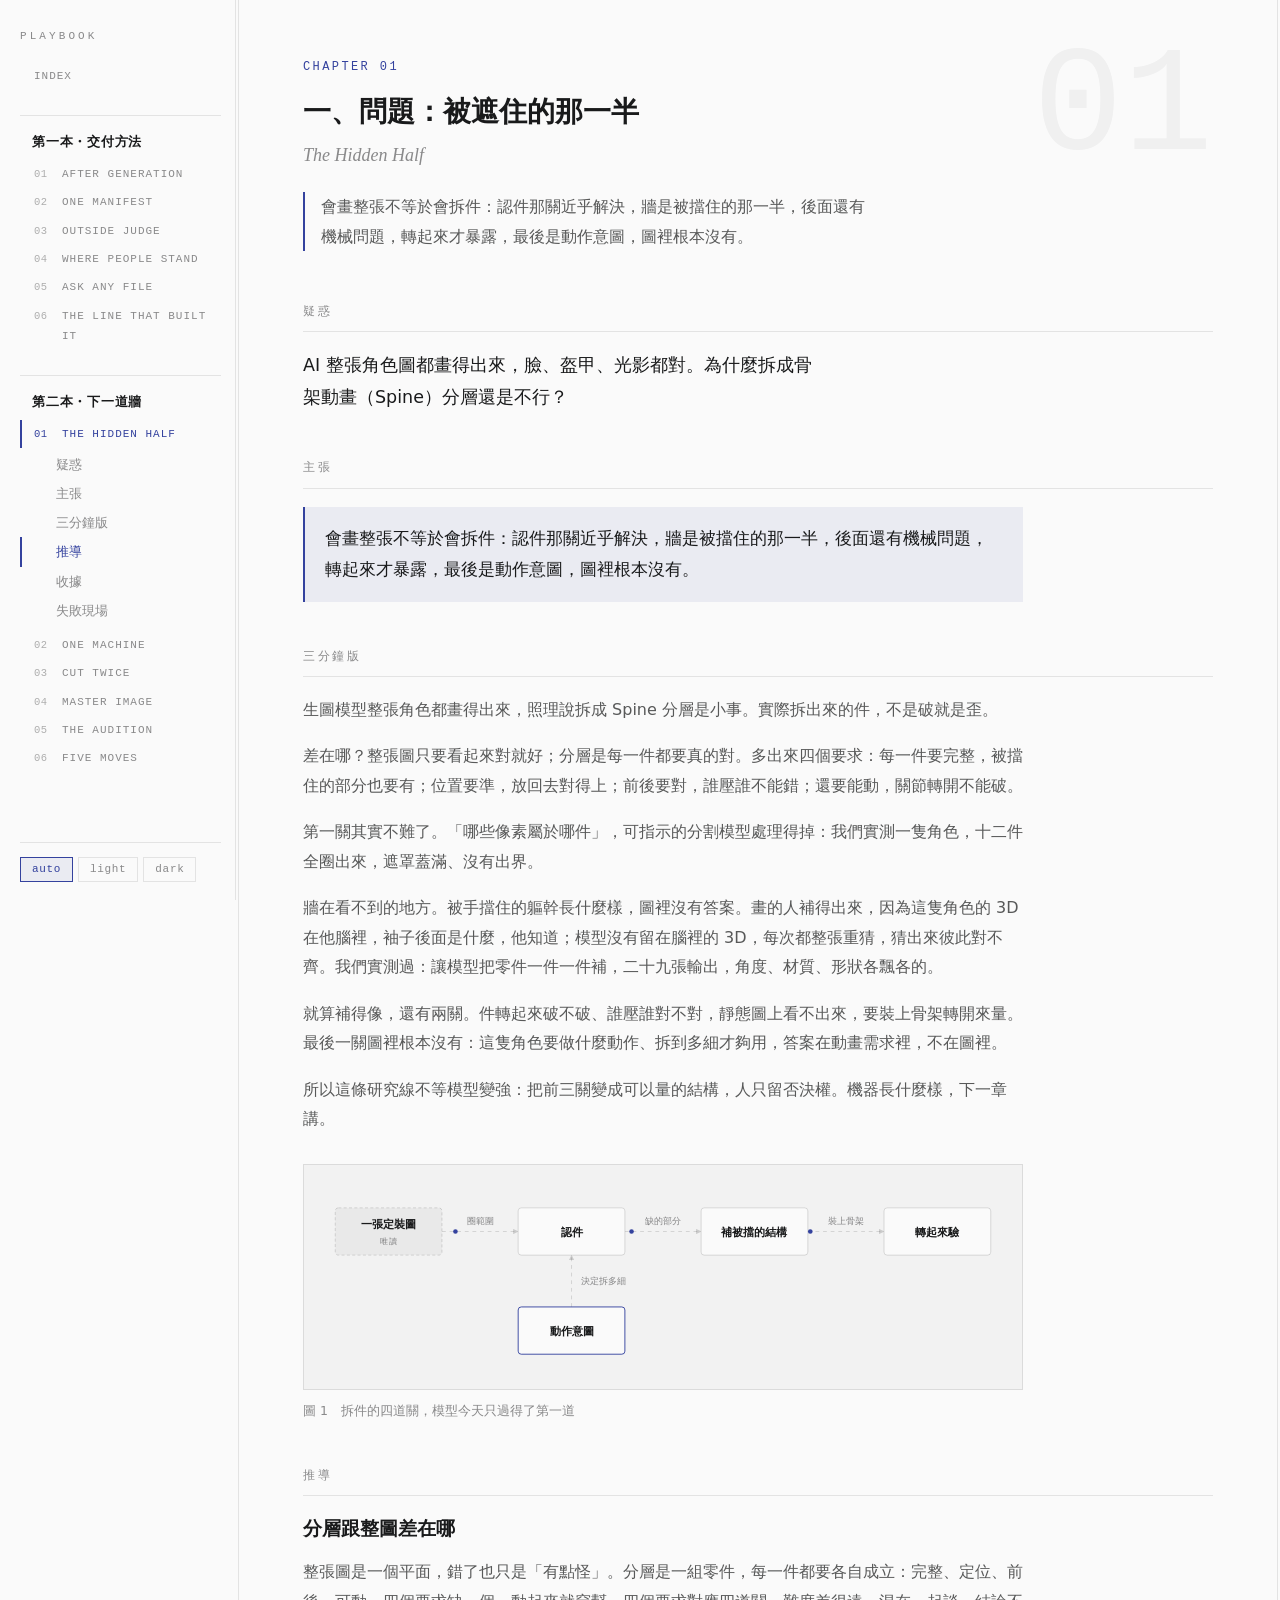
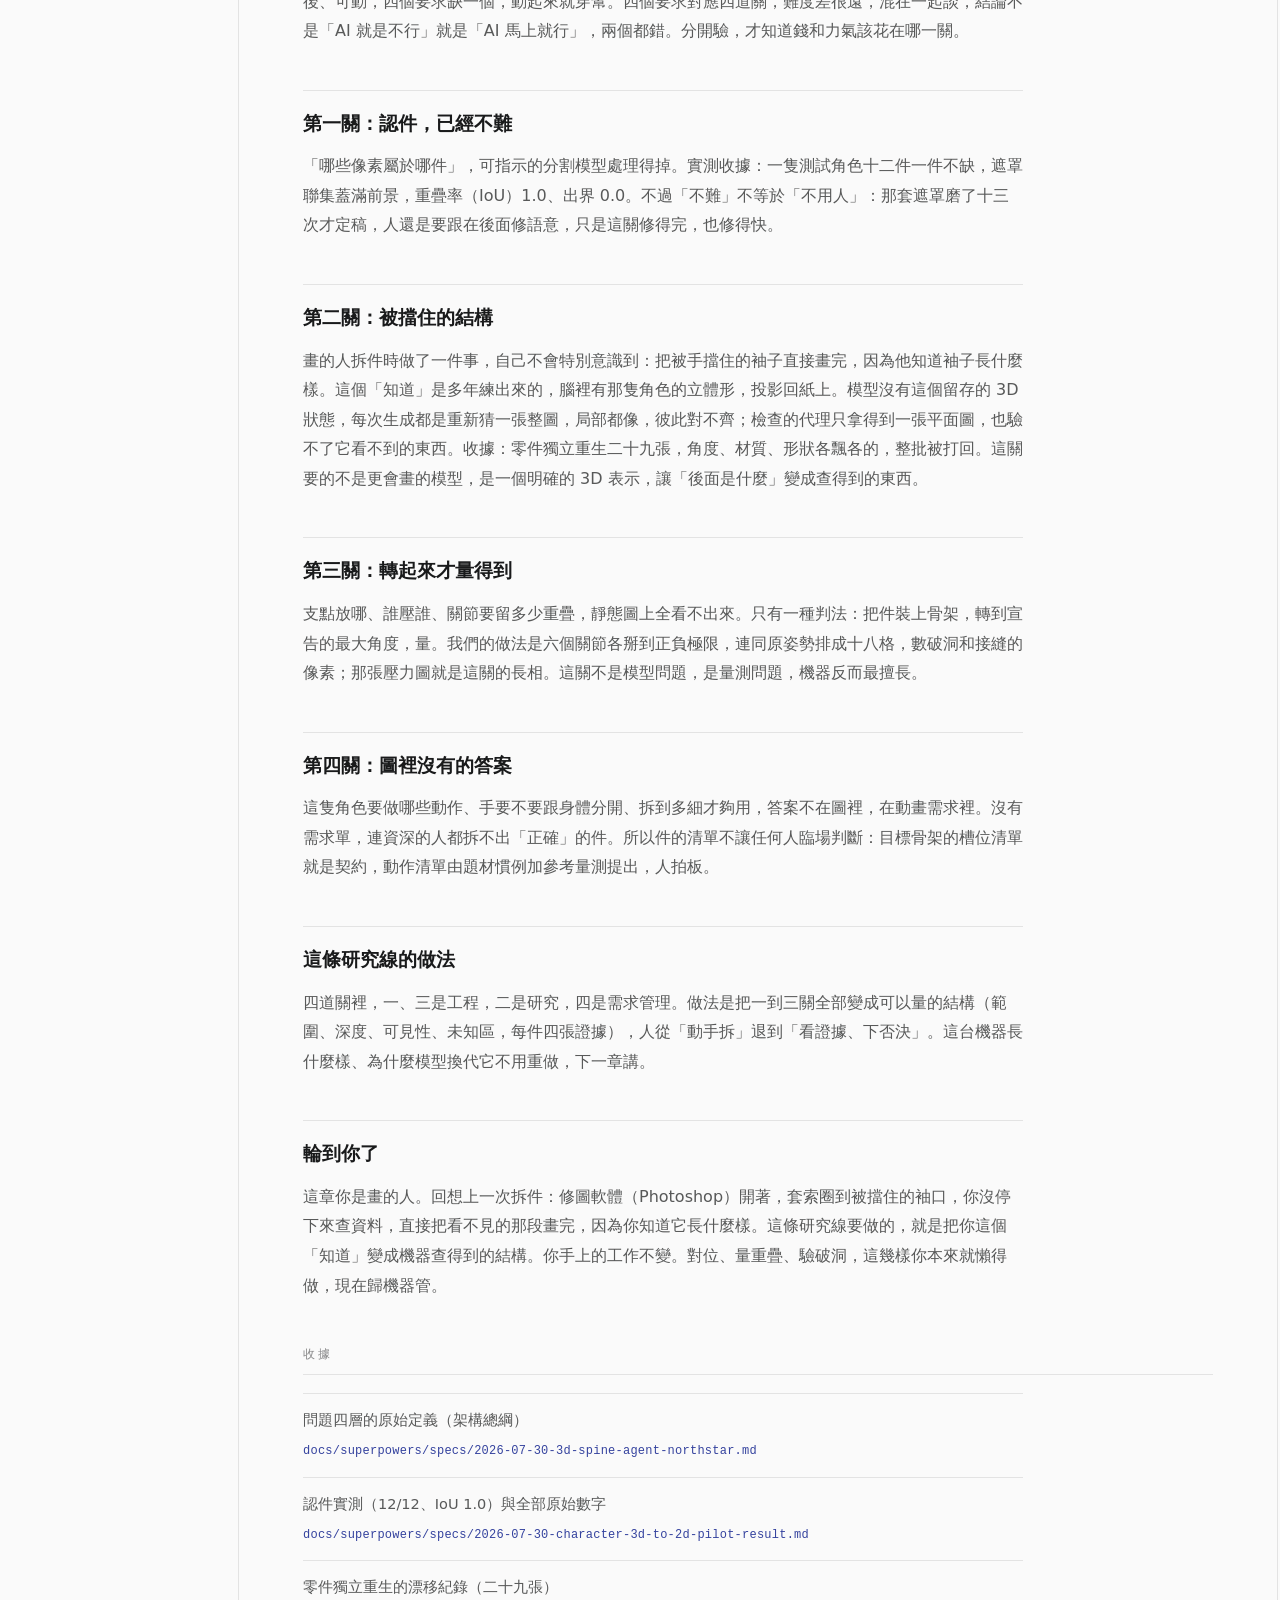
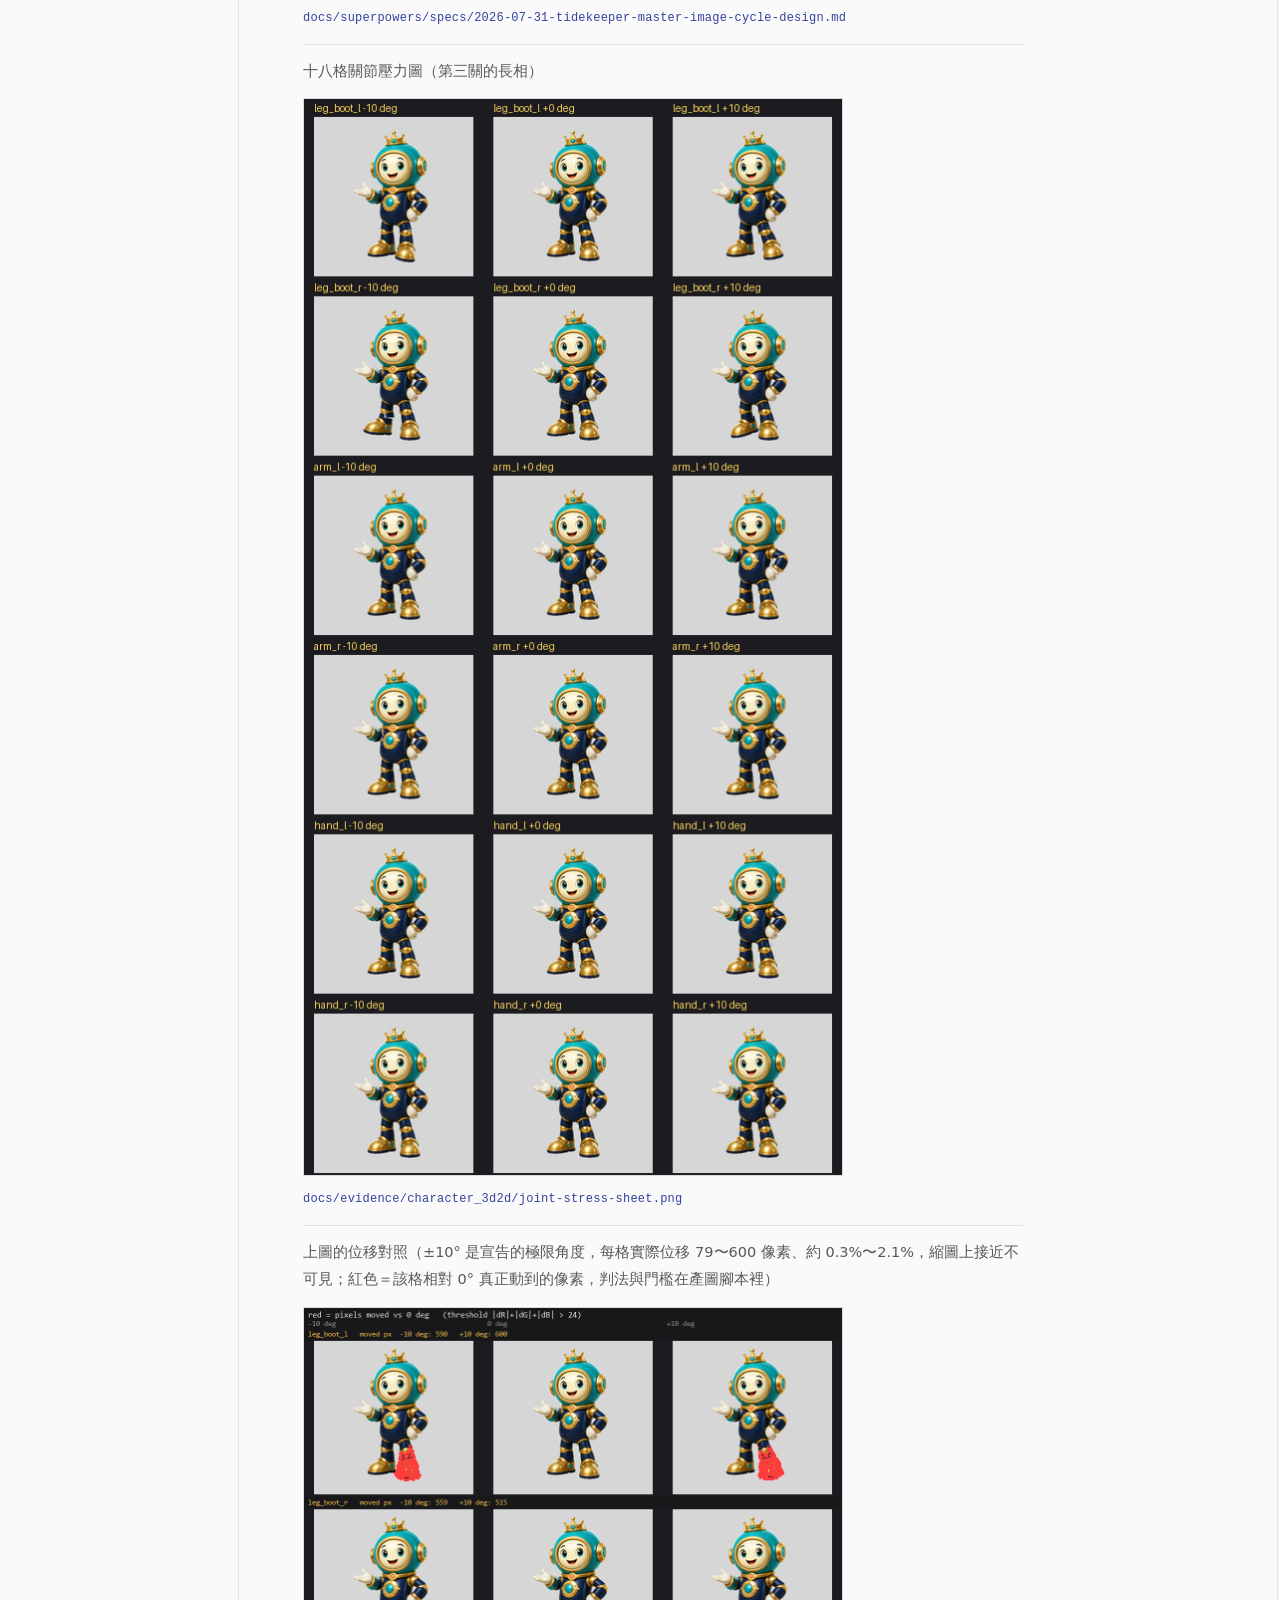
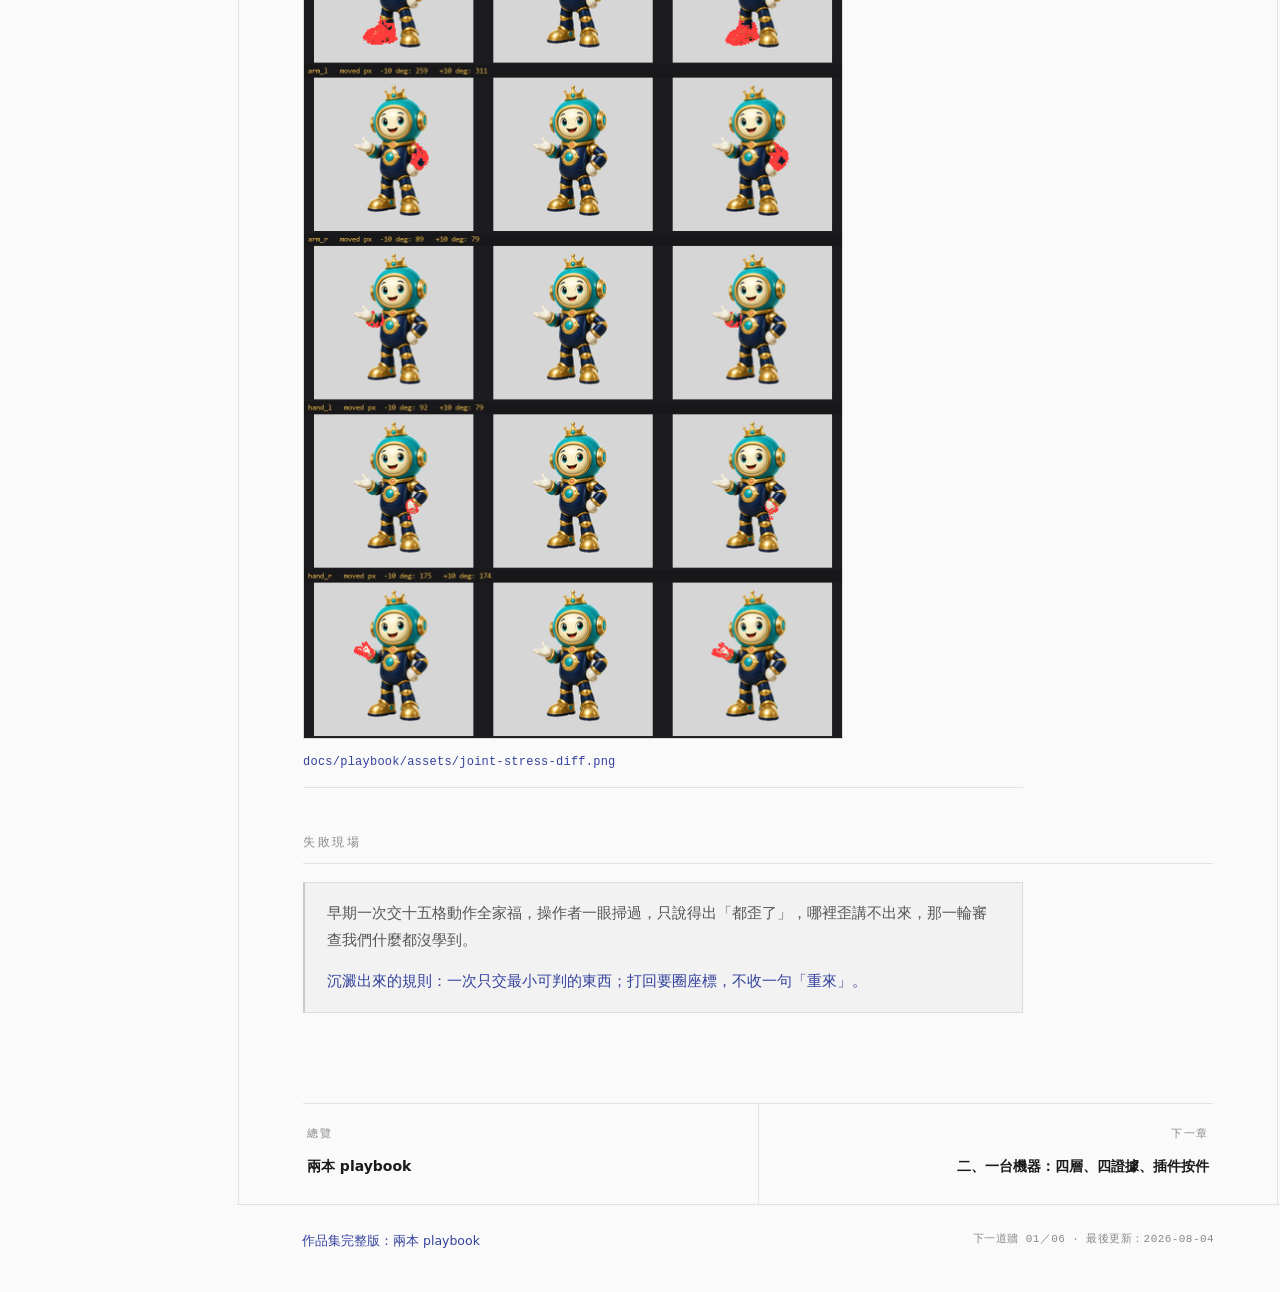
<file: nextwall-01.html>
<!DOCTYPE html>
<html lang="zh-Hant">
<head>
<meta charset="utf-8">
<meta name="viewport" content="width=device-width, initial-scale=1">
<title>一、問題：被遮住的那一半｜下一道牆</title>
<link rel="stylesheet" href="assets/site.css">
</head>
<body>
<a class="skip" href="#ch1">跳到正文</a>
<div class="frame">
<aside class="sidebar">
  <a class="brand" href="index.html">PLAYBOOK</a>
  <nav class="side-nav" aria-label="全站章節">
    <a class="top-level home" href="index.html"><span class="lbl scramble" data-text="INDEX">INDEX</span></a>
    <p class="book-head">第一本・交付方法</p>
    <a class="top-level" href="method-01.html" title="一、生圖變快之後，交件也要跟著變快"><span class="no">01</span><span class="lbl scramble" data-text="AFTER GENERATION">AFTER GENERATION</span></a>
    <a class="top-level" href="method-02.html" title="二、契約：同一份清單檔，美術照它畫，遊戲照它收"><span class="no">02</span><span class="lbl scramble" data-text="ONE MANIFEST">ONE MANIFEST</span></a>
    <a class="top-level" href="method-03.html" title="三、產線：換皮不動骨，而且是官方播放程式判的"><span class="no">03</span><span class="lbl scramble" data-text="OUTSIDE JUDGE">OUTSIDE JUDGE</span></a>
    <a class="top-level" href="method-04.html" title="四、人的位置：機器守結構，人守品味"><span class="no">04</span><span class="lbl scramble" data-text="WHERE PEOPLE STAND">WHERE PEOPLE STAND</span></a>
    <a class="top-level" href="method-05.html" title="五、治理：每一張圖都問得出它從哪裡來"><span class="no">05</span><span class="lbl scramble" data-text="ASK ANY FILE">ASK ANY FILE</span></a>
    <a class="top-level" href="method-06.html" title="六、產線的產線：這套系統本身是被代理艦隊做出來的"><span class="no">06</span><span class="lbl scramble" data-text="THE LINE THAT BUILT IT">THE LINE THAT BUILT IT</span></a>
    <p class="book-head">第二本・下一道牆</p>
    <a class="top-level active" href="nextwall-01.html" title="一、問題：被遮住的那一半"><span class="no">01</span><span class="lbl scramble" data-text="THE HIDDEN HALF">THE HIDDEN HALF</span></a>
    <div class="subs">
      <a class="sub" href="#b-ask"><span class="lbl">疑惑</span></a>
      <a class="sub" href="#b-say"><span class="lbl">主張</span></a>
      <a class="sub" href="#b-brief"><span class="lbl">三分鐘版</span></a>
      <a class="sub" href="#b-derive"><span class="lbl">推導</span></a>
      <a class="sub" href="#b-receipts"><span class="lbl">收據</span></a>
      <a class="sub" href="#b-fall"><span class="lbl">失敗現場</span></a>
    </div>
    <a class="top-level" href="nextwall-02.html" title="二、一台機器：四層、四證據、插件按件"><span class="no">02</span><span class="lbl scramble" data-text="ONE MACHINE">ONE MACHINE</span></a>
    <a class="top-level" href="nextwall-03.html" title="三、拆了兩次：品質全過，工時是直接拆的 4.36 倍"><span class="no">03</span><span class="lbl scramble" data-text="CUT TWICE">CUT TWICE</span></a>
    <a class="top-level" href="nextwall-04.html" title="四、母圖法則：看得見的像素一個位元都不動"><span class="no">04</span><span class="lbl scramble" data-text="MASTER IMAGE">MASTER IMAGE</span></a>
    <a class="top-level" href="nextwall-05.html" title="五、試鏡制：美術是現任，生成按件挑戰"><span class="no">05</span><span class="lbl scramble" data-text="THE AUDITION">THE AUDITION</span></a>
    <a class="top-level" href="nextwall-06.html" title="六、方法論：五個動作，連它自己都帶否證條件"><span class="no">06</span><span class="lbl scramble" data-text="FIVE MOVES">FIVE MOVES</span></a>
  </nav>
  <div class="theme-toggle" role="group" aria-label="主題模式">
    <button type="button" data-mode="auto" aria-pressed="true">auto</button>
    <button type="button" data-mode="light" aria-pressed="false">light</button>
    <button type="button" data-mode="dark" aria-pressed="false">dark</button>
  </div>
</aside>
<main>
  <div class="col">
  <section class="chapter" id="ch1">
    <div class="band">
      <div class="ghost" aria-hidden="true">01</div>
      <div class="kicker">Chapter 01</div>
      <h2>一、問題：被遮住的那一半</h2>
      <p class="entitle">The Hidden Half</p>
      <p class="standfirst">會畫整張不等於會拆件：認件那關近乎解決，牆是被擋住的那一半，後面還有機械問題，轉起來才暴露，最後是動作意圖，圖裡根本沒有。</p>
    </div>

    <div id="b-ask" class="blk ask">
      <h3>疑惑</h3>
      <p>AI 整張角色圖都畫得出來，臉、盔甲、光影都對。為什麼拆成骨架動畫（Spine）分層還是不行？</p>
    </div>

    <div id="b-say" class="blk say">
      <h3>主張</h3>
      <p>會畫整張不等於會拆件：認件那關近乎解決，牆是被擋住的那一半，後面還有機械問題，轉起來才暴露，最後是動作意圖，圖裡根本沒有。</p>
    </div>

    <div id="b-brief" class="blk">
      <h3>三分鐘版</h3>
      <p>生圖模型整張角色都畫得出來，照理說拆成 Spine 分層是小事。實際拆出來的件，不是破就是歪。</p>
      <p>差在哪？整張圖只要看起來對就好；分層是每一件都要真的對。多出來四個要求：每一件要完整，被擋住的部分也要有；位置要準，放回去對得上；前後要對，誰壓誰不能錯；還要能動，關節轉開不能破。</p>
      <p>第一關其實不難了。「哪些像素屬於哪件」，可指示的分割模型處理得掉：我們實測一隻角色，十二件全圈出來，遮罩蓋滿、沒有出界。</p>
      <p>牆在看不到的地方。被手擋住的軀幹長什麼樣，圖裡沒有答案。畫的人補得出來，因為這隻角色的 3D 在他腦裡，袖子後面是什麼，他知道；模型沒有留在腦裡的 3D，每次都整張重猜，猜出來彼此對不齊。我們實測過：讓模型把零件一件一件補，二十九張輸出，角度、材質、形狀各飄各的。</p>
      <p>就算補得像，還有兩關。件轉起來破不破、誰壓誰對不對，靜態圖上看不出來，要裝上骨架轉開來量。最後一關圖裡根本沒有：這隻角色要做什麼動作、拆到多細才夠用，答案在動畫需求裡，不在圖裡。</p>
      <p>所以這條研究線不等模型變強：把前三關變成可以量的結構，人只留否決權。機器長什麼樣，下一章講。</p>

      <figure class="dg">
        <div class="scroller">
          <svg viewBox="0 0 900 242" width="900" height="242" role="img" aria-label="圖 1　拆件的四道關，模型今天只過得了第一道" xmlns="http://www.w3.org/2000/svg">
            <defs>
              <marker id="ar1" viewBox="0 0 10 10" refX="9.5" refY="5" markerWidth="7" markerHeight="7" orient="auto-start-reverse">
                <path class="e-head" d="M0,0 L10,5 L0,10 Z"/>
              </marker>
            </defs>
            <path class="e-path" marker-end="url(#ar1)" d="M160,61 H260"/>
            <path class="e-path" marker-end="url(#ar1)" d="M400,61 H500"/>
            <path class="e-path" marker-end="url(#ar1)" d="M640,61 H740"/>
            <path class="e-path" marker-end="url(#ar1)" d="M330,160 V92"/>
            <text class="e-lbl" x="210" y="51" text-anchor="middle">圈範圍</text>
            <text class="e-lbl" x="450" y="51" text-anchor="middle">缺的部分</text>
            <text class="e-lbl" x="690" y="51" text-anchor="middle">裝上骨架</text>
            <text class="e-lbl" x="342" y="130" text-anchor="start">決定拆多細</text>
            <rect class="n-data" x="20" y="30" width="140" height="62" rx="4"/>
            <text class="n-lbl" x="90" y="56" text-anchor="middle">一張定裝圖</text>
            <text class="n-tag" x="90" y="77" text-anchor="middle">唯讀</text>
            <rect class="n-svc" x="260" y="30" width="140" height="62" rx="4"/>
            <text class="n-lbl" x="330" y="67" text-anchor="middle">認件</text>
            <rect class="n-svc" x="500" y="30" width="140" height="62" rx="4"/>
            <text class="n-lbl" x="570" y="67" text-anchor="middle">補被擋的結構</text>
            <rect class="n-svc" x="740" y="30" width="140" height="62" rx="4"/>
            <text class="n-lbl" x="810" y="67" text-anchor="middle">轉起來驗</text>
            <rect class="n-human" x="260" y="160" width="140" height="62" rx="4"/>
            <text class="n-lbl" x="330" y="197" text-anchor="middle">動作意圖</text>
          </svg>
        </div>
        <figcaption>圖 1　拆件的四道關，模型今天只過得了第一道</figcaption>
      </figure>
    </div>

    <div id="b-derive" class="blk">
      <h3>推導</h3>

      <h4>分層跟整圖差在哪</h4>
      <p>整張圖是一個平面，錯了也只是「有點怪」。分層是一組零件，每一件都要各自成立：完整、定位、前後、可動，四個要求缺一個，動起來就穿幫。四個要求對應四道關，難度差很遠，混在一起談，結論不是「AI 就是不行」就是「AI 馬上就行」，兩個都錯。分開驗，才知道錢和力氣該花在哪一關。</p>

      <h4>第一關：認件，已經不難</h4>
      <p>「哪些像素屬於哪件」，可指示的分割模型處理得掉。實測收據：一隻測試角色十二件一件不缺，遮罩聯集蓋滿前景，重疊率（IoU）1.0、出界 0.0。不過「不難」不等於「不用人」：那套遮罩磨了十三次才定稿，人還是要跟在後面修語意，只是這關修得完，也修得快。</p>

      <h4>第二關：被擋住的結構</h4>
      <p>畫的人拆件時做了一件事，自己不會特別意識到：把被手擋住的袖子直接畫完，因為他知道袖子長什麼樣。這個「知道」是多年練出來的，腦裡有那隻角色的立體形，投影回紙上。模型沒有這個留存的 3D 狀態，每次生成都是重新猜一張整圖，局部都像，彼此對不齊；檢查的代理只拿得到一張平面圖，也驗不了它看不到的東西。收據：零件獨立重生二十九張，角度、材質、形狀各飄各的，整批被打回。這關要的不是更會畫的模型，是一個明確的 3D 表示，讓「後面是什麼」變成查得到的東西。</p>

      <h4>第三關：轉起來才量得到</h4>
      <p>支點放哪、誰壓誰、關節要留多少重疊，靜態圖上全看不出來。只有一種判法：把件裝上骨架，轉到宣告的最大角度，量。我們的做法是六個關節各掰到正負極限，連同原姿勢排成十八格，數破洞和接縫的像素；那張壓力圖就是這關的長相。這關不是模型問題，是量測問題，機器反而最擅長。</p>

      <h4>第四關：圖裡沒有的答案</h4>
      <p>這隻角色要做哪些動作、手要不要跟身體分開、拆到多細才夠用，答案不在圖裡，在動畫需求裡。沒有需求單，連資深的人都拆不出「正確」的件。所以件的清單不讓任何人臨場判斷：目標骨架的槽位清單就是契約，動作清單由題材慣例加參考量測提出，人拍板。</p>

      <h4>這條研究線的做法</h4>
      <p>四道關裡，一、三是工程，二是研究，四是需求管理。做法是把一到三關全部變成可以量的結構（範圍、深度、可見性、未知區，每件四張證據），人從「動手拆」退到「看證據、下否決」。這台機器長什麼樣、為什麼模型換代它不用重做，下一章講。</p>

      <h4>輪到你了</h4>
      <p>這章你是畫的人。回想上一次拆件：修圖軟體（Photoshop）開著，套索圈到被擋住的袖口，你沒停下來查資料，直接把看不見的那段畫完，因為你知道它長什麼樣。這條研究線要做的，就是把你這個「知道」變成機器查得到的結構。你手上的工作不變。對位、量重疊、驗破洞，這幾樣你本來就懶得做，現在歸機器管。</p>
    </div>

    <div id="b-receipts" class="blk">
      <h3>收據</h3>
      <ol class="receipts">
        <li>
          <p class="rk">問題四層的原始定義（架構總綱）</p>
          <a class="rl" href="https://github.com/fagemx/skinforge/blob/main/docs/superpowers/specs/2026-07-30-3d-spine-agent-northstar.md">docs/superpowers/specs/2026-07-30-3d-spine-agent-northstar.md</a>
        </li>
        <li>
          <p class="rk">認件實測（12/12、IoU 1.0）與全部原始數字</p>
          <a class="rl" href="https://github.com/fagemx/skinforge/blob/main/docs/superpowers/specs/2026-07-30-character-3d-to-2d-pilot-result.md">docs/superpowers/specs/2026-07-30-character-3d-to-2d-pilot-result.md</a>
        </li>
        <li>
          <p class="rk">零件獨立重生的漂移紀錄（二十九張）</p>
          <a class="rl" href="https://github.com/fagemx/skinforge/blob/main/docs/superpowers/specs/2026-07-31-tidekeeper-master-image-cycle-design.md">docs/superpowers/specs/2026-07-31-tidekeeper-master-image-cycle-design.md</a>
        </li>
        <li>
          <p class="rk">十八格關節壓力圖（第三關的長相）</p>
          <figure class="shot">
            <img src="assets/evidence/character_3d2d/joint-stress-sheet.png" alt="十八格關節壓力圖（第三關的長相）" width="540" height="1080" loading="lazy" style="max-width:540px">
          </figure>
          <a class="rl" href="assets/evidence/character_3d2d/joint-stress-sheet.png">docs/evidence/character_3d2d/joint-stress-sheet.png</a>
        </li>
        <li>
          <p class="rk">上圖的位移對照（±10° 是宣告的極限角度，每格實際位移 79〜600 像素、約 0.3%〜2.1%，縮圖上接近不可見；紅色＝該格相對 0° 真正動到的像素，判法與門檻在產圖腳本裡）</p>
          <figure class="shot">
            <img src="assets/joint-stress-diff.png" alt="關節壓力圖位移對照，紅色為每格相對 0 度動到的像素" width="1080" height="2068" loading="lazy" style="max-width:540px">
          </figure>
          <a class="rl" href="assets/joint-stress-diff.png">docs/playbook/assets/joint-stress-diff.png</a>
        </li>
      </ol>
    </div>

    <div id="b-fall" class="blk">
      <h3>失敗現場</h3>
      <div class="fall">
        <p>早期一次交十五格動作全家福，操作者一眼掃過，只說得出「都歪了」，哪裡歪講不出來，那一輪審查我們什麼都沒學到。</p>
        <p class="rule">沉澱出來的規則：一次只交最小可判的東西；打回要圈座標，不收一句「重來」。</p>
      </div>
    </div>
  </section>

  <nav class="pager" aria-label="前後章">
    <a class="prev" href="index.html"><span class="dir">總覽</span><span class="t">兩本 playbook</span></a>
    <a class="next" href="nextwall-02.html"><span class="dir">下一章</span><span class="t">二、一台機器：四層、四證據、插件按件</span></a>
  </nav>
  </div>
  <footer class="site">
    <div class="col">
      <span><a href="index.html">作品集完整版：兩本 playbook</a></span>
      <span class="mono">下一道牆 01／06 · 最後更新：2026-08-04</span>
    </div>
  </footer>
</main>
</div>
<script src="assets/site.js"></script>
</body>
</html>
</file>
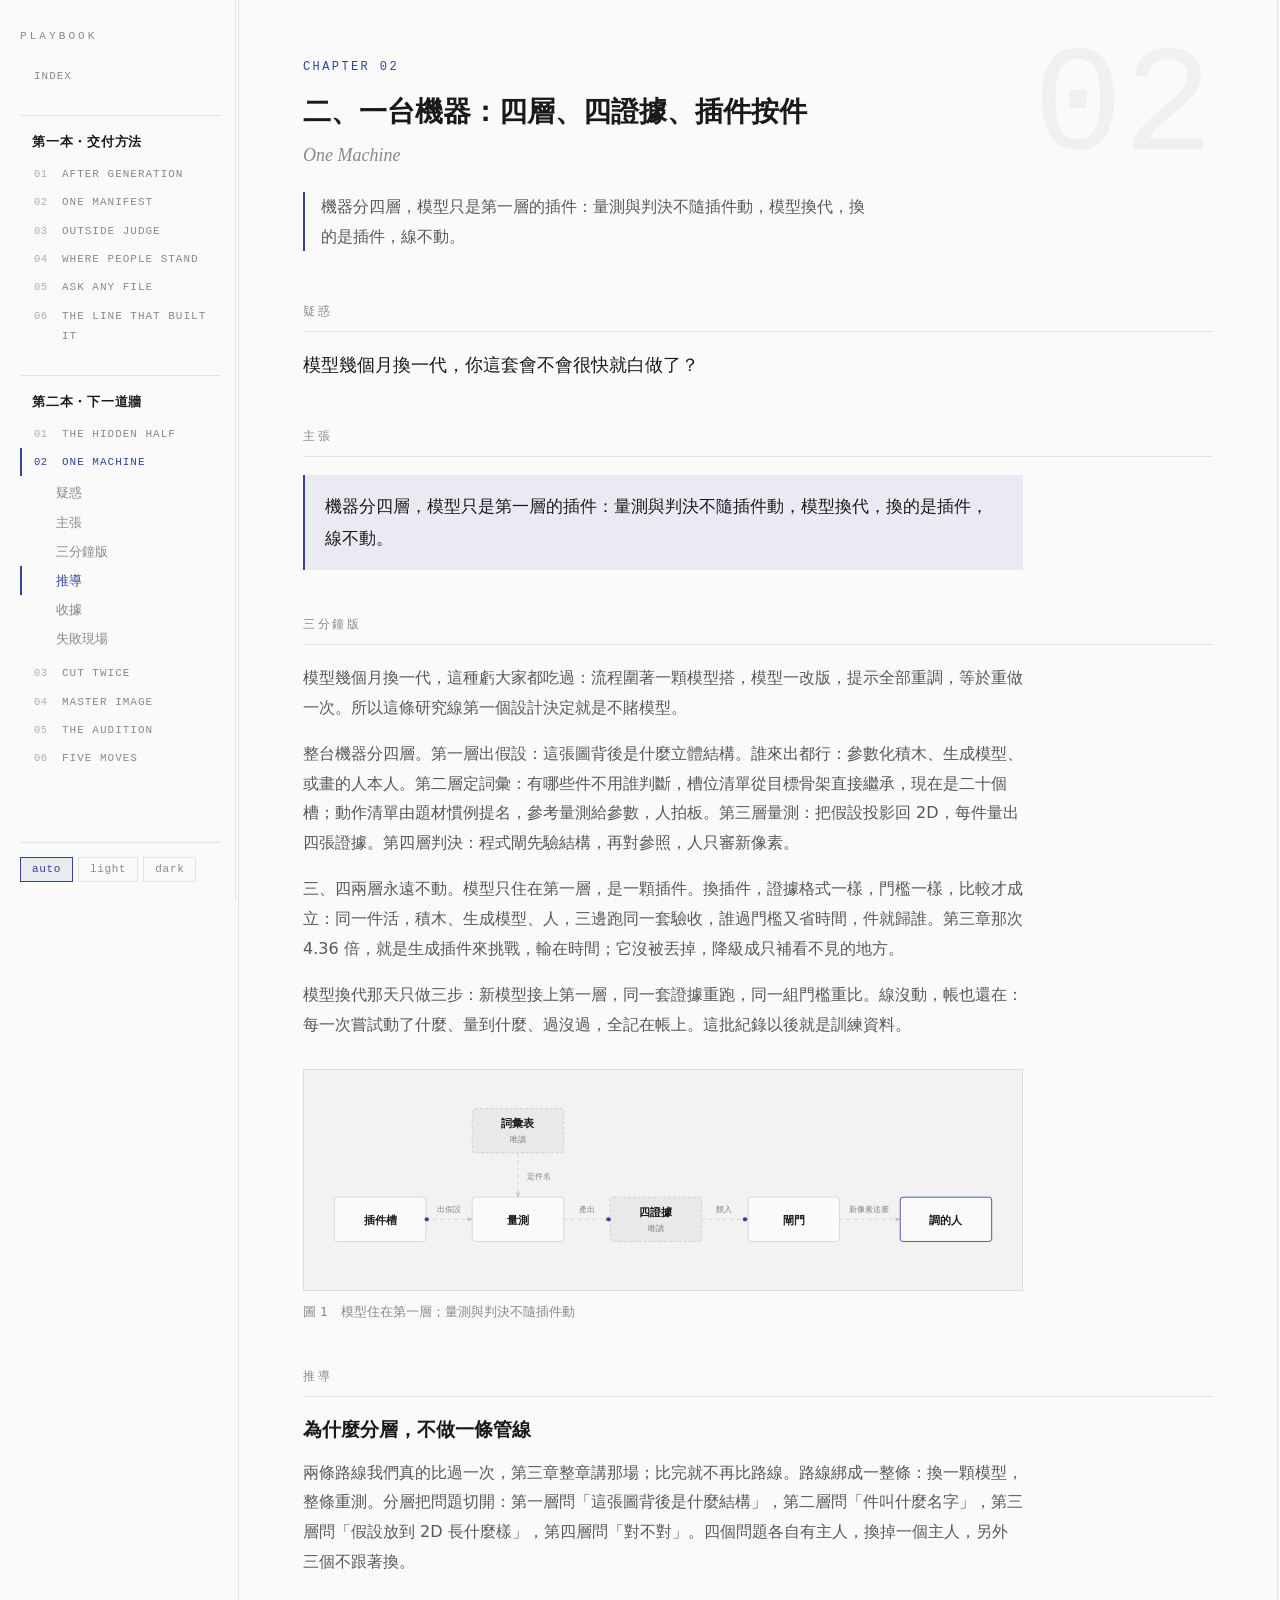
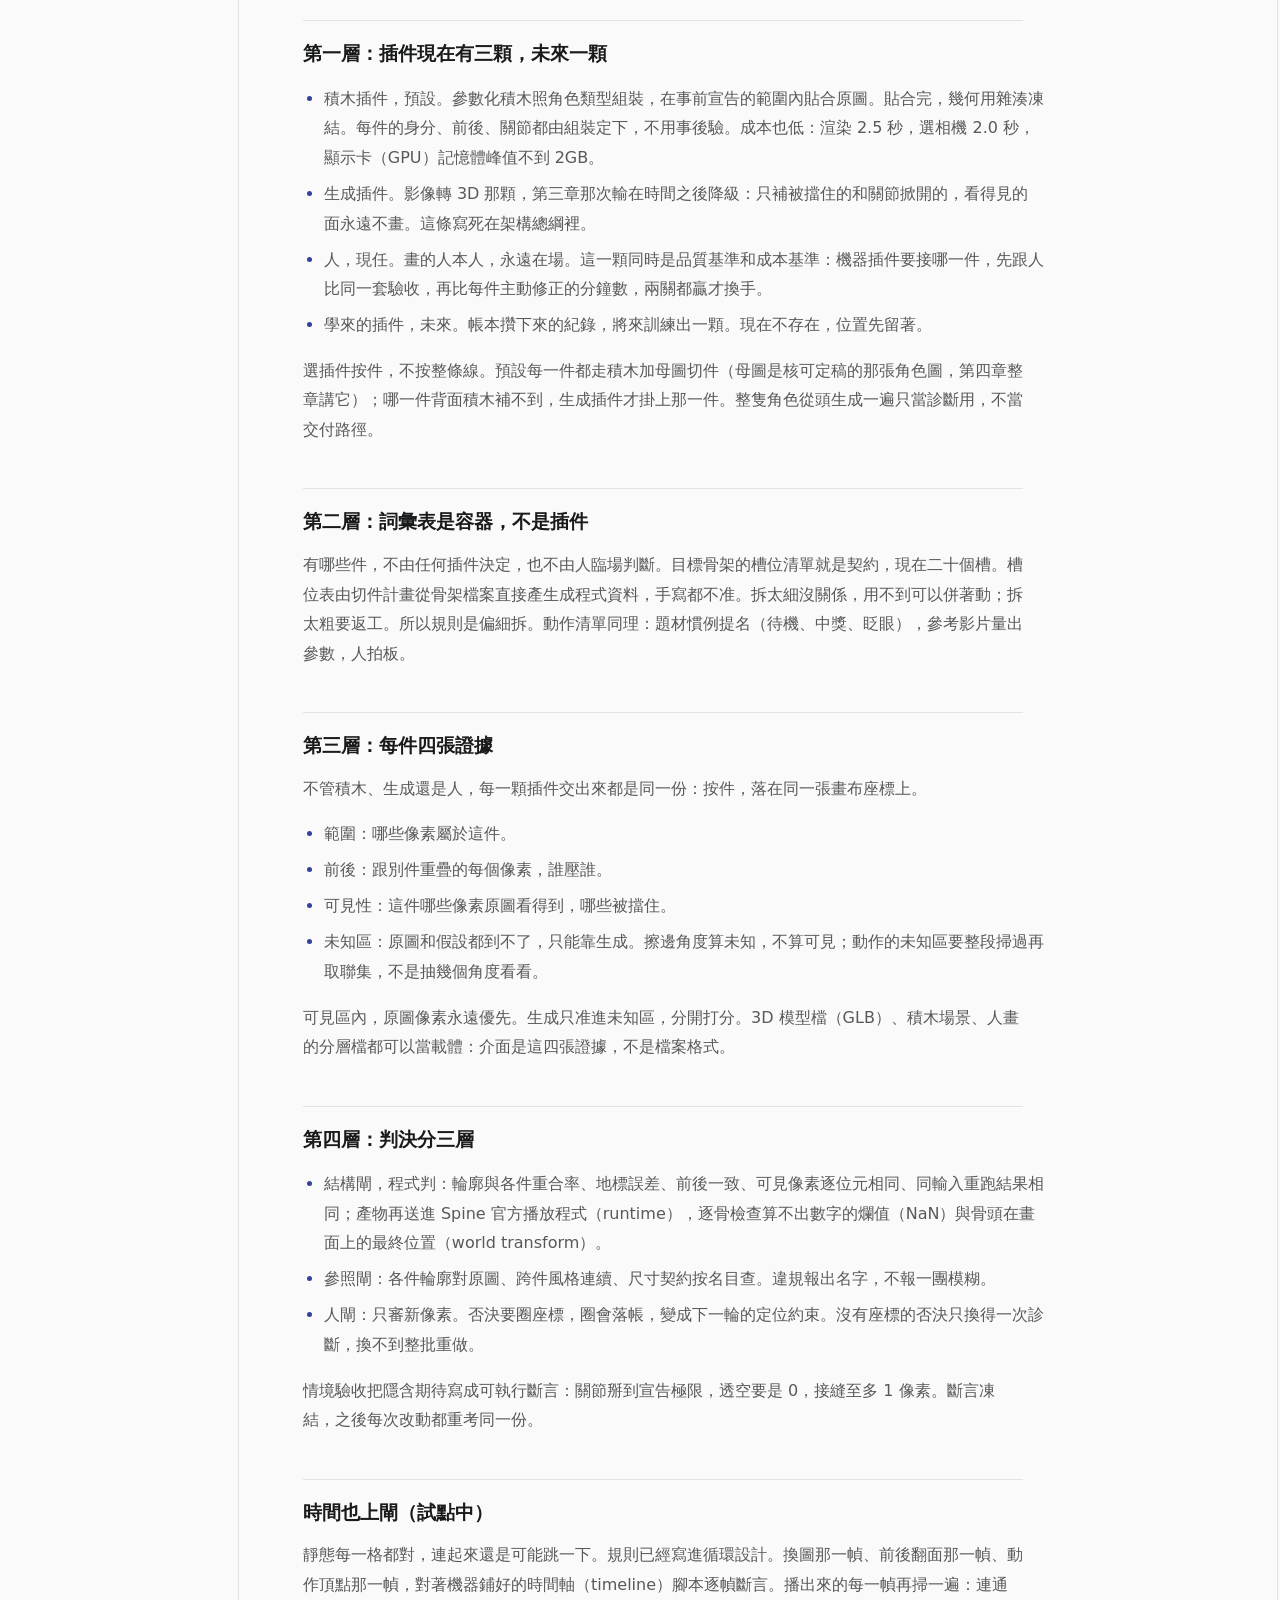
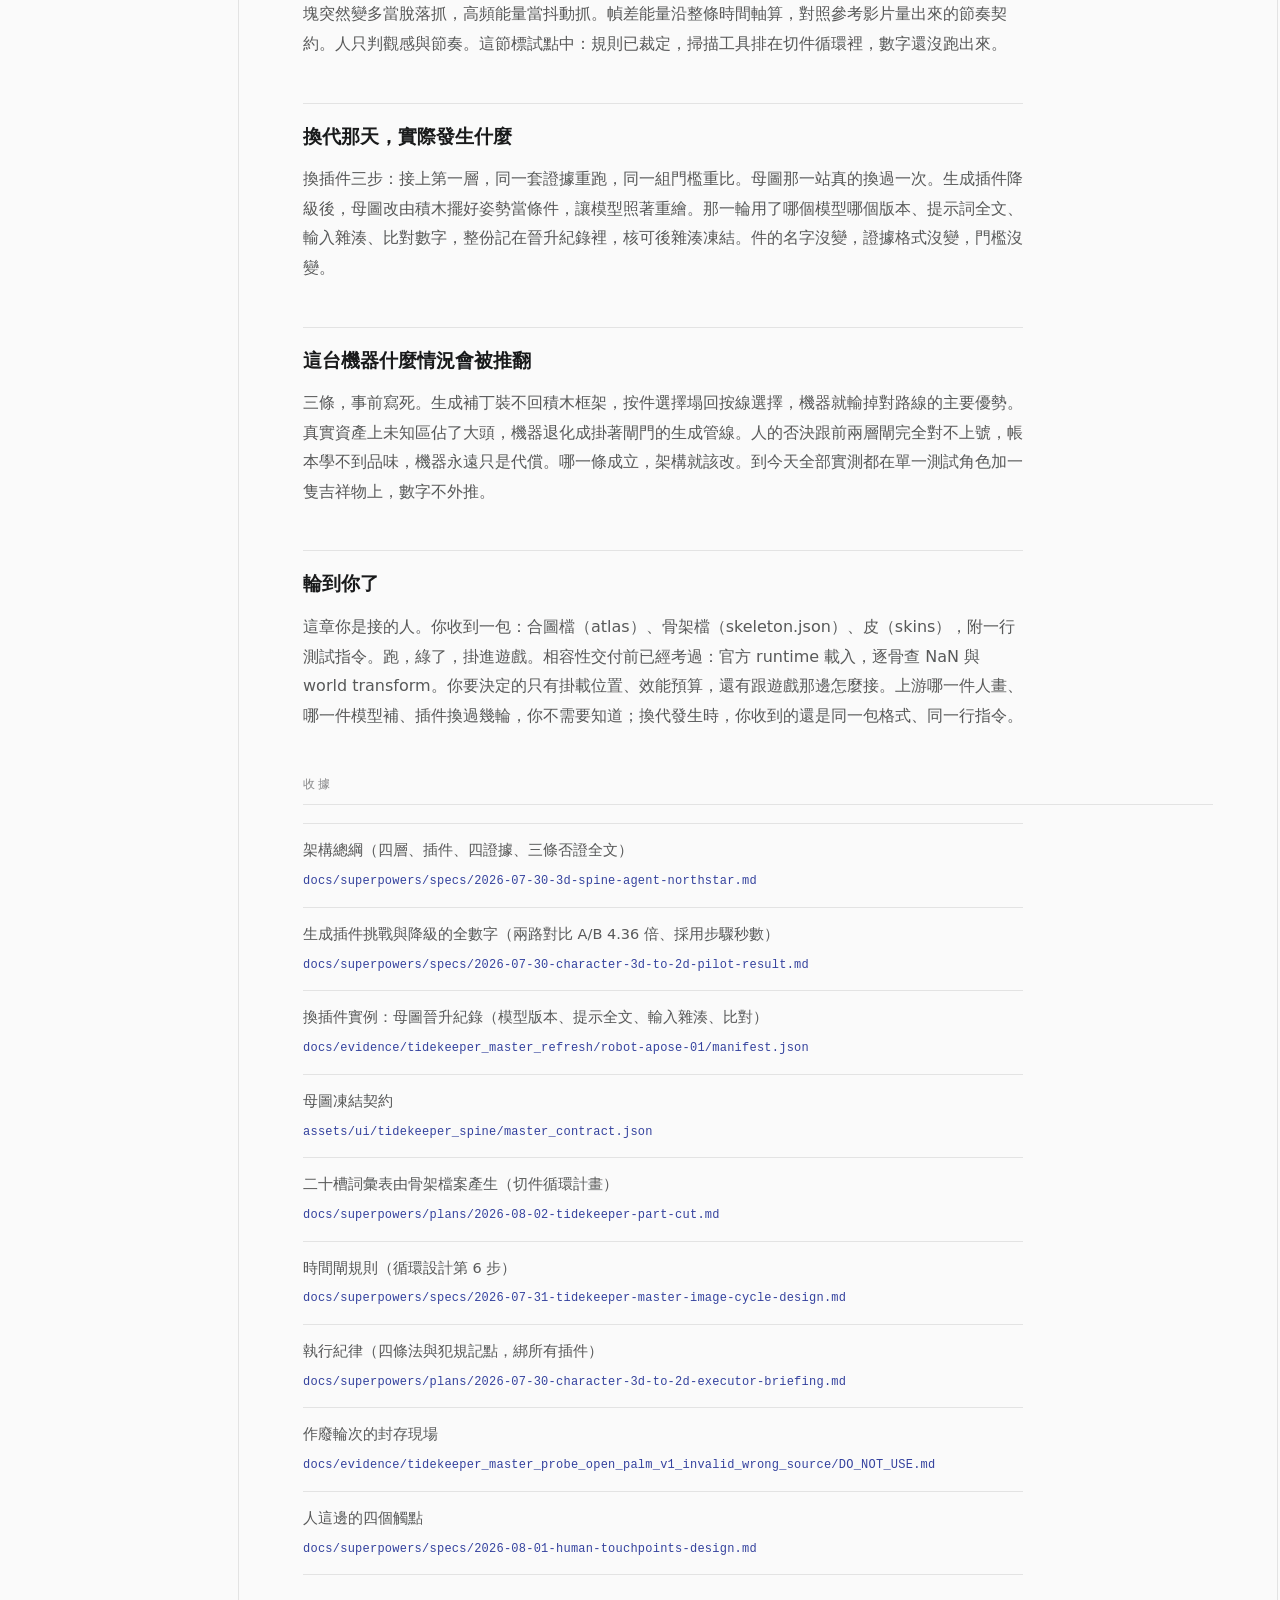
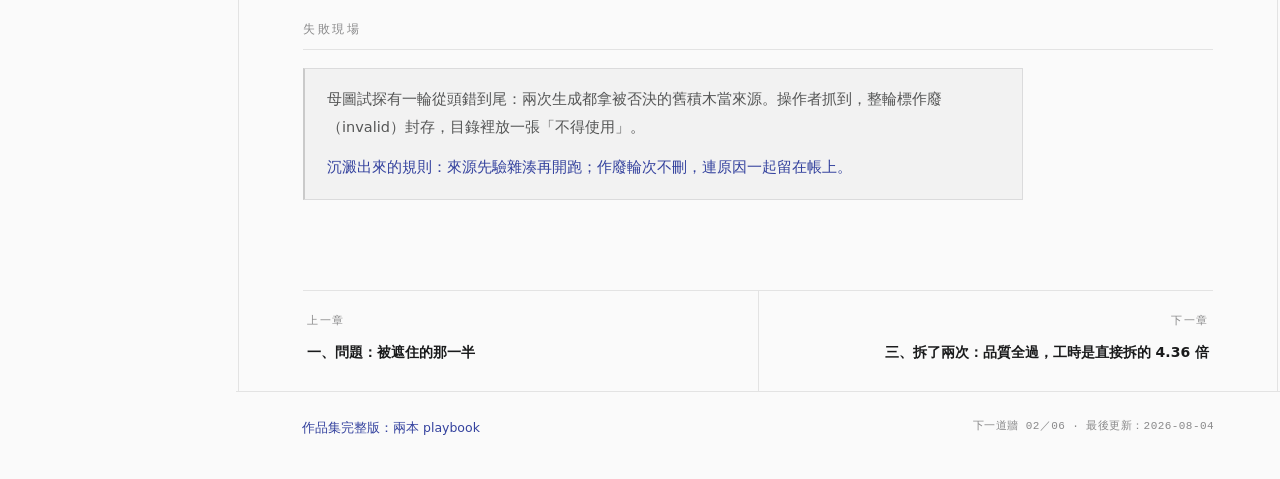
<file: nextwall-02.html>
<!DOCTYPE html>
<html lang="zh-Hant">
<head>
<meta charset="utf-8">
<meta name="viewport" content="width=device-width, initial-scale=1">
<title>二、一台機器：四層、四證據、插件按件｜下一道牆</title>
<link rel="stylesheet" href="assets/site.css">
</head>
<body>
<a class="skip" href="#ch2">跳到正文</a>
<div class="frame">
<aside class="sidebar">
  <a class="brand" href="index.html">PLAYBOOK</a>
  <nav class="side-nav" aria-label="全站章節">
    <a class="top-level home" href="index.html"><span class="lbl scramble" data-text="INDEX">INDEX</span></a>
    <p class="book-head">第一本・交付方法</p>
    <a class="top-level" href="method-01.html" title="一、生圖變快之後，交件也要跟著變快"><span class="no">01</span><span class="lbl scramble" data-text="AFTER GENERATION">AFTER GENERATION</span></a>
    <a class="top-level" href="method-02.html" title="二、契約：同一份清單檔，美術照它畫，遊戲照它收"><span class="no">02</span><span class="lbl scramble" data-text="ONE MANIFEST">ONE MANIFEST</span></a>
    <a class="top-level" href="method-03.html" title="三、產線：換皮不動骨，而且是官方播放程式判的"><span class="no">03</span><span class="lbl scramble" data-text="OUTSIDE JUDGE">OUTSIDE JUDGE</span></a>
    <a class="top-level" href="method-04.html" title="四、人的位置：機器守結構，人守品味"><span class="no">04</span><span class="lbl scramble" data-text="WHERE PEOPLE STAND">WHERE PEOPLE STAND</span></a>
    <a class="top-level" href="method-05.html" title="五、治理：每一張圖都問得出它從哪裡來"><span class="no">05</span><span class="lbl scramble" data-text="ASK ANY FILE">ASK ANY FILE</span></a>
    <a class="top-level" href="method-06.html" title="六、產線的產線：這套系統本身是被代理艦隊做出來的"><span class="no">06</span><span class="lbl scramble" data-text="THE LINE THAT BUILT IT">THE LINE THAT BUILT IT</span></a>
    <p class="book-head">第二本・下一道牆</p>
    <a class="top-level" href="nextwall-01.html" title="一、問題：被遮住的那一半"><span class="no">01</span><span class="lbl scramble" data-text="THE HIDDEN HALF">THE HIDDEN HALF</span></a>
    <a class="top-level active" href="nextwall-02.html" title="二、一台機器：四層、四證據、插件按件"><span class="no">02</span><span class="lbl scramble" data-text="ONE MACHINE">ONE MACHINE</span></a>
    <div class="subs">
      <a class="sub" href="#b-ask"><span class="lbl">疑惑</span></a>
      <a class="sub" href="#b-say"><span class="lbl">主張</span></a>
      <a class="sub" href="#b-brief"><span class="lbl">三分鐘版</span></a>
      <a class="sub" href="#b-derive"><span class="lbl">推導</span></a>
      <a class="sub" href="#b-receipts"><span class="lbl">收據</span></a>
      <a class="sub" href="#b-fall"><span class="lbl">失敗現場</span></a>
    </div>
    <a class="top-level" href="nextwall-03.html" title="三、拆了兩次：品質全過，工時是直接拆的 4.36 倍"><span class="no">03</span><span class="lbl scramble" data-text="CUT TWICE">CUT TWICE</span></a>
    <a class="top-level" href="nextwall-04.html" title="四、母圖法則：看得見的像素一個位元都不動"><span class="no">04</span><span class="lbl scramble" data-text="MASTER IMAGE">MASTER IMAGE</span></a>
    <a class="top-level" href="nextwall-05.html" title="五、試鏡制：美術是現任，生成按件挑戰"><span class="no">05</span><span class="lbl scramble" data-text="THE AUDITION">THE AUDITION</span></a>
    <a class="top-level" href="nextwall-06.html" title="六、方法論：五個動作，連它自己都帶否證條件"><span class="no">06</span><span class="lbl scramble" data-text="FIVE MOVES">FIVE MOVES</span></a>
  </nav>
  <div class="theme-toggle" role="group" aria-label="主題模式">
    <button type="button" data-mode="auto" aria-pressed="true">auto</button>
    <button type="button" data-mode="light" aria-pressed="false">light</button>
    <button type="button" data-mode="dark" aria-pressed="false">dark</button>
  </div>
</aside>
<main>
  <div class="col">
  <section class="chapter" id="ch2">
    <div class="band">
      <div class="ghost" aria-hidden="true">02</div>
      <div class="kicker">Chapter 02</div>
      <h2>二、一台機器：四層、四證據、插件按件</h2>
      <p class="entitle">One Machine</p>
      <p class="standfirst">機器分四層，模型只是第一層的插件：量測與判決不隨插件動，模型換代，換的是插件，線不動。</p>
    </div>

    <div id="b-ask" class="blk ask">
      <h3>疑惑</h3>
      <p>模型幾個月換一代，你這套會不會很快就白做了？</p>
    </div>

    <div id="b-say" class="blk say">
      <h3>主張</h3>
      <p>機器分四層，模型只是第一層的插件：量測與判決不隨插件動，模型換代，換的是插件，線不動。</p>
    </div>

    <div id="b-brief" class="blk">
      <h3>三分鐘版</h3>
      <p>模型幾個月換一代，這種虧大家都吃過：流程圍著一顆模型搭，模型一改版，提示全部重調，等於重做一次。所以這條研究線第一個設計決定就是不賭模型。</p>
      <p>整台機器分四層。第一層出假設：這張圖背後是什麼立體結構。誰來出都行：參數化積木、生成模型、或畫的人本人。第二層定詞彙：有哪些件不用誰判斷，槽位清單從目標骨架直接繼承，現在是二十個槽；動作清單由題材慣例提名，參考量測給參數，人拍板。第三層量測：把假設投影回 2D，每件量出四張證據。第四層判決：程式閘先驗結構，再對參照，人只審新像素。</p>
      <p>三、四兩層永遠不動。模型只住在第一層，是一顆插件。換插件，證據格式一樣，門檻一樣，比較才成立：同一件活，積木、生成模型、人，三邊跑同一套驗收，誰過門檻又省時間，件就歸誰。第三章那次 4.36 倍，就是生成插件來挑戰，輸在時間；它沒被丟掉，降級成只補看不見的地方。</p>
      <p>模型換代那天只做三步：新模型接上第一層，同一套證據重跑，同一組門檻重比。線沒動，帳也還在：每一次嘗試動了什麼、量到什麼、過沒過，全記在帳上。這批紀錄以後就是訓練資料。</p>

      <figure class="dg">
        <div class="scroller">
          <svg viewBox="0 0 960 252" width="960" height="252" role="img" aria-label="圖 1　模型住在第一層；量測與判決不隨插件動" xmlns="http://www.w3.org/2000/svg">
            <defs>
              <marker id="ar2" viewBox="0 0 10 10" refX="9.5" refY="5" markerWidth="7" markerHeight="7" orient="auto-start-reverse">
                <path class="e-head" d="M0,0 L10,5 L0,10 Z"/>
              </marker>
            </defs>
            <path class="e-path" marker-end="url(#ar2)" d="M148,181 H213"/>
            <path class="e-path" marker-end="url(#ar2)" d="M341,181 H406"/>
            <path class="e-path" marker-end="url(#ar2)" d="M534,181 H599"/>
            <path class="e-path" marker-end="url(#ar2)" d="M727,181 H812"/>
            <path class="e-path" marker-end="url(#ar2)" d="M277,88 V150"/>
            <text class="e-lbl" x="180" y="171" text-anchor="middle">出假設</text>
            <text class="e-lbl" x="373" y="171" text-anchor="middle">產出</text>
            <text class="e-lbl" x="566" y="171" text-anchor="middle">餵入</text>
            <text class="e-lbl" x="769" y="171" text-anchor="middle">新像素送審</text>
            <text class="e-lbl" x="289" y="125" text-anchor="start">定件名</text>
            <rect class="n-svc" x="20" y="150" width="128" height="62" rx="4"/>
            <text class="n-lbl" x="84" y="187" text-anchor="middle">插件槽</text>
            <rect class="n-data" x="213" y="26" width="128" height="62" rx="4"/>
            <text class="n-lbl" x="277" y="52" text-anchor="middle">詞彙表</text>
            <text class="n-tag" x="277" y="73" text-anchor="middle">唯讀</text>
            <rect class="n-svc" x="213" y="150" width="128" height="62" rx="4"/>
            <text class="n-lbl" x="277" y="187" text-anchor="middle">量測</text>
            <rect class="n-data" x="406" y="150" width="128" height="62" rx="4"/>
            <text class="n-lbl" x="470" y="176" text-anchor="middle">四證據</text>
            <text class="n-tag" x="470" y="197" text-anchor="middle">唯讀</text>
            <rect class="n-svc" x="599" y="150" width="128" height="62" rx="4"/>
            <text class="n-lbl" x="663" y="187" text-anchor="middle">閘門</text>
            <rect class="n-human" x="812" y="150" width="128" height="62" rx="4"/>
            <text class="n-lbl" x="876" y="187" text-anchor="middle">調的人</text>
          </svg>
        </div>
        <figcaption>圖 1　模型住在第一層；量測與判決不隨插件動</figcaption>
      </figure>
    </div>

    <div id="b-derive" class="blk">
      <h3>推導</h3>

      <h4>為什麼分層，不做一條管線</h4>
      <p>兩條路線我們真的比過一次，第三章整章講那場；比完就不再比路線。路線綁成一整條：換一顆模型，整條重測。分層把問題切開：第一層問「這張圖背後是什麼結構」，第二層問「件叫什麼名字」，第三層問「假設放到 2D 長什麼樣」，第四層問「對不對」。四個問題各自有主人，換掉一個主人，另外三個不跟著換。</p>

      <h4>第一層：插件現在有三顆，未來一顆</h4>
      <ul>
        <li>積木插件，預設。參數化積木照角色類型組裝，在事前宣告的範圍內貼合原圖。貼合完，幾何用雜湊凍結。每件的身分、前後、關節都由組裝定下，不用事後驗。成本也低：渲染 2.5 秒，選相機 2.0 秒，顯示卡（GPU）記憶體峰值不到 2GB。</li>
        <li>生成插件。影像轉 3D 那顆，第三章那次輸在時間之後降級：只補被擋住的和關節掀開的，看得見的面永遠不畫。這條寫死在架構總綱裡。</li>
        <li>人，現任。畫的人本人，永遠在場。這一顆同時是品質基準和成本基準：機器插件要接哪一件，先跟人比同一套驗收，再比每件主動修正的分鐘數，兩關都贏才換手。</li>
        <li>學來的插件，未來。帳本攢下來的紀錄，將來訓練出一顆。現在不存在，位置先留著。</li>
      </ul>
      <p>選插件按件，不按整條線。預設每一件都走積木加母圖切件（母圖是核可定稿的那張角色圖，第四章整章講它）；哪一件背面積木補不到，生成插件才掛上那一件。整隻角色從頭生成一遍只當診斷用，不當交付路徑。</p>

      <h4>第二層：詞彙表是容器，不是插件</h4>
      <p>有哪些件，不由任何插件決定，也不由人臨場判斷。目標骨架的槽位清單就是契約，現在二十個槽。槽位表由切件計畫從骨架檔案直接產生成程式資料，手寫都不准。拆太細沒關係，用不到可以併著動；拆太粗要返工。所以規則是偏細拆。動作清單同理：題材慣例提名（待機、中獎、眨眼），參考影片量出參數，人拍板。</p>

      <h4>第三層：每件四張證據</h4>
      <p>不管積木、生成還是人，每一顆插件交出來都是同一份：按件，落在同一張畫布座標上。</p>
      <ul>
        <li>範圍：哪些像素屬於這件。</li>
        <li>前後：跟別件重疊的每個像素，誰壓誰。</li>
        <li>可見性：這件哪些像素原圖看得到，哪些被擋住。</li>
        <li>未知區：原圖和假設都到不了，只能靠生成。擦邊角度算未知，不算可見；動作的未知區要整段掃過再取聯集，不是抽幾個角度看看。</li>
      </ul>
      <p>可見區內，原圖像素永遠優先。生成只准進未知區，分開打分。3D 模型檔（GLB）、積木場景、人畫的分層檔都可以當載體：介面是這四張證據，不是檔案格式。</p>

      <h4>第四層：判決分三層</h4>
      <ul>
        <li>結構閘，程式判：輪廓與各件重合率、地標誤差、前後一致、可見像素逐位元相同、同輸入重跑結果相同；產物再送進 Spine 官方播放程式（runtime），逐骨檢查算不出數字的爛值（NaN）與骨頭在畫面上的最終位置（world transform）。</li>
        <li>參照閘：各件輪廓對原圖、跨件風格連續、尺寸契約按名目查。違規報出名字，不報一團模糊。</li>
        <li>人閘：只審新像素。否決要圈座標，圈會落帳，變成下一輪的定位約束。沒有座標的否決只換得一次診斷，換不到整批重做。</li>
      </ul>
      <p>情境驗收把隱含期待寫成可執行斷言：關節掰到宣告極限，透空要是 0，接縫至多 1 像素。斷言凍結，之後每次改動都重考同一份。</p>

      <h4>時間也上閘（試點中）</h4>
      <p>靜態每一格都對，連起來還是可能跳一下。規則已經寫進循環設計。換圖那一幀、前後翻面那一幀、動作頂點那一幀，對著機器鋪好的時間軸（timeline）腳本逐幀斷言。播出來的每一幀再掃一遍：連通塊突然變多當脫落抓，高頻能量當抖動抓。幀差能量沿整條時間軸算，對照參考影片量出來的節奏契約。人只判觀感與節奏。這節標試點中：規則已裁定，掃描工具排在切件循環裡，數字還沒跑出來。</p>

      <h4>換代那天，實際發生什麼</h4>
      <p>換插件三步：接上第一層，同一套證據重跑，同一組門檻重比。母圖那一站真的換過一次。生成插件降級後，母圖改由積木擺好姿勢當條件，讓模型照著重繪。那一輪用了哪個模型哪個版本、提示詞全文、輸入雜湊、比對數字，整份記在晉升紀錄裡，核可後雜湊凍結。件的名字沒變，證據格式沒變，門檻沒變。</p>

      <h4>這台機器什麼情況會被推翻</h4>
      <p>三條，事前寫死。生成補丁裝不回積木框架，按件選擇塌回按線選擇，機器就輸掉對路線的主要優勢。真實資產上未知區佔了大頭，機器退化成掛著閘門的生成管線。人的否決跟前兩層閘完全對不上號，帳本學不到品味，機器永遠只是代償。哪一條成立，架構就該改。到今天全部實測都在單一測試角色加一隻吉祥物上，數字不外推。</p>

      <h4>輪到你了</h4>
      <p>這章你是接的人。你收到一包：合圖檔（atlas）、骨架檔（skeleton.json）、皮（skins），附一行測試指令。跑，綠了，掛進遊戲。相容性交付前已經考過：官方 runtime 載入，逐骨查 NaN 與 world transform。你要決定的只有掛載位置、效能預算，還有跟遊戲那邊怎麼接。上游哪一件人畫、哪一件模型補、插件換過幾輪，你不需要知道；換代發生時，你收到的還是同一包格式、同一行指令。</p>
    </div>

    <div id="b-receipts" class="blk">
      <h3>收據</h3>
      <ol class="receipts">
        <li>
          <p class="rk">架構總綱（四層、插件、四證據、三條否證全文）</p>
          <a class="rl" href="https://github.com/fagemx/skinforge/blob/main/docs/superpowers/specs/2026-07-30-3d-spine-agent-northstar.md">docs/superpowers/specs/2026-07-30-3d-spine-agent-northstar.md</a>
        </li>
        <li>
          <p class="rk">生成插件挑戰與降級的全數字（兩路對比 A/B 4.36 倍、採用步驟秒數）</p>
          <a class="rl" href="https://github.com/fagemx/skinforge/blob/main/docs/superpowers/specs/2026-07-30-character-3d-to-2d-pilot-result.md">docs/superpowers/specs/2026-07-30-character-3d-to-2d-pilot-result.md</a>
        </li>
        <li>
          <p class="rk">換插件實例：母圖晉升紀錄（模型版本、提示全文、輸入雜湊、比對）</p>
          <a class="rl" href="https://github.com/fagemx/skinforge/blob/main/docs/evidence/tidekeeper_master_refresh/robot-apose-01/manifest.json">docs/evidence/tidekeeper_master_refresh/robot-apose-01/manifest.json</a>
        </li>
        <li>
          <p class="rk">母圖凍結契約</p>
          <a class="rl" href="https://github.com/fagemx/skinforge/blob/main/assets/ui/tidekeeper_spine/master_contract.json">assets/ui/tidekeeper_spine/master_contract.json</a>
        </li>
        <li>
          <p class="rk">二十槽詞彙表由骨架檔案產生（切件循環計畫）</p>
          <a class="rl" href="https://github.com/fagemx/skinforge/blob/main/docs/superpowers/plans/2026-08-02-tidekeeper-part-cut.md">docs/superpowers/plans/2026-08-02-tidekeeper-part-cut.md</a>
        </li>
        <li>
          <p class="rk">時間閘規則（循環設計第 6 步）</p>
          <a class="rl" href="https://github.com/fagemx/skinforge/blob/main/docs/superpowers/specs/2026-07-31-tidekeeper-master-image-cycle-design.md">docs/superpowers/specs/2026-07-31-tidekeeper-master-image-cycle-design.md</a>
        </li>
        <li>
          <p class="rk">執行紀律（四條法與犯規記點，綁所有插件）</p>
          <a class="rl" href="https://github.com/fagemx/skinforge/blob/main/docs/superpowers/plans/2026-07-30-character-3d-to-2d-executor-briefing.md">docs/superpowers/plans/2026-07-30-character-3d-to-2d-executor-briefing.md</a>
        </li>
        <li>
          <p class="rk">作廢輪次的封存現場</p>
          <a class="rl" href="https://github.com/fagemx/skinforge/blob/main/docs/evidence/tidekeeper_master_probe_open_palm_v1_invalid_wrong_source/DO_NOT_USE.md">docs/evidence/tidekeeper_master_probe_open_palm_v1_invalid_wrong_source/DO_NOT_USE.md</a>
        </li>
        <li>
          <p class="rk">人這邊的四個觸點</p>
          <a class="rl" href="https://github.com/fagemx/skinforge/blob/main/docs/superpowers/specs/2026-08-01-human-touchpoints-design.md">docs/superpowers/specs/2026-08-01-human-touchpoints-design.md</a>
        </li>
      </ol>
    </div>

    <div id="b-fall" class="blk">
      <h3>失敗現場</h3>
      <div class="fall">
        <p>母圖試探有一輪從頭錯到尾：兩次生成都拿被否決的舊積木當來源。操作者抓到，整輪標作廢（invalid）封存，目錄裡放一張「不得使用」。</p>
        <p class="rule">沉澱出來的規則：來源先驗雜湊再開跑；作廢輪次不刪，連原因一起留在帳上。</p>
      </div>
    </div>
  </section>

  <nav class="pager" aria-label="前後章">
    <a class="prev" href="nextwall-01.html"><span class="dir">上一章</span><span class="t">一、問題：被遮住的那一半</span></a>
    <a class="next" href="nextwall-03.html"><span class="dir">下一章</span><span class="t">三、拆了兩次：品質全過，工時是直接拆的 4.36 倍</span></a>
  </nav>
  </div>
  <footer class="site">
    <div class="col">
      <span><a href="index.html">作品集完整版：兩本 playbook</a></span>
      <span class="mono">下一道牆 02／06 · 最後更新：2026-08-04</span>
    </div>
  </footer>
</main>
</div>
<script src="assets/site.js"></script>
</body>
</html>
</file>
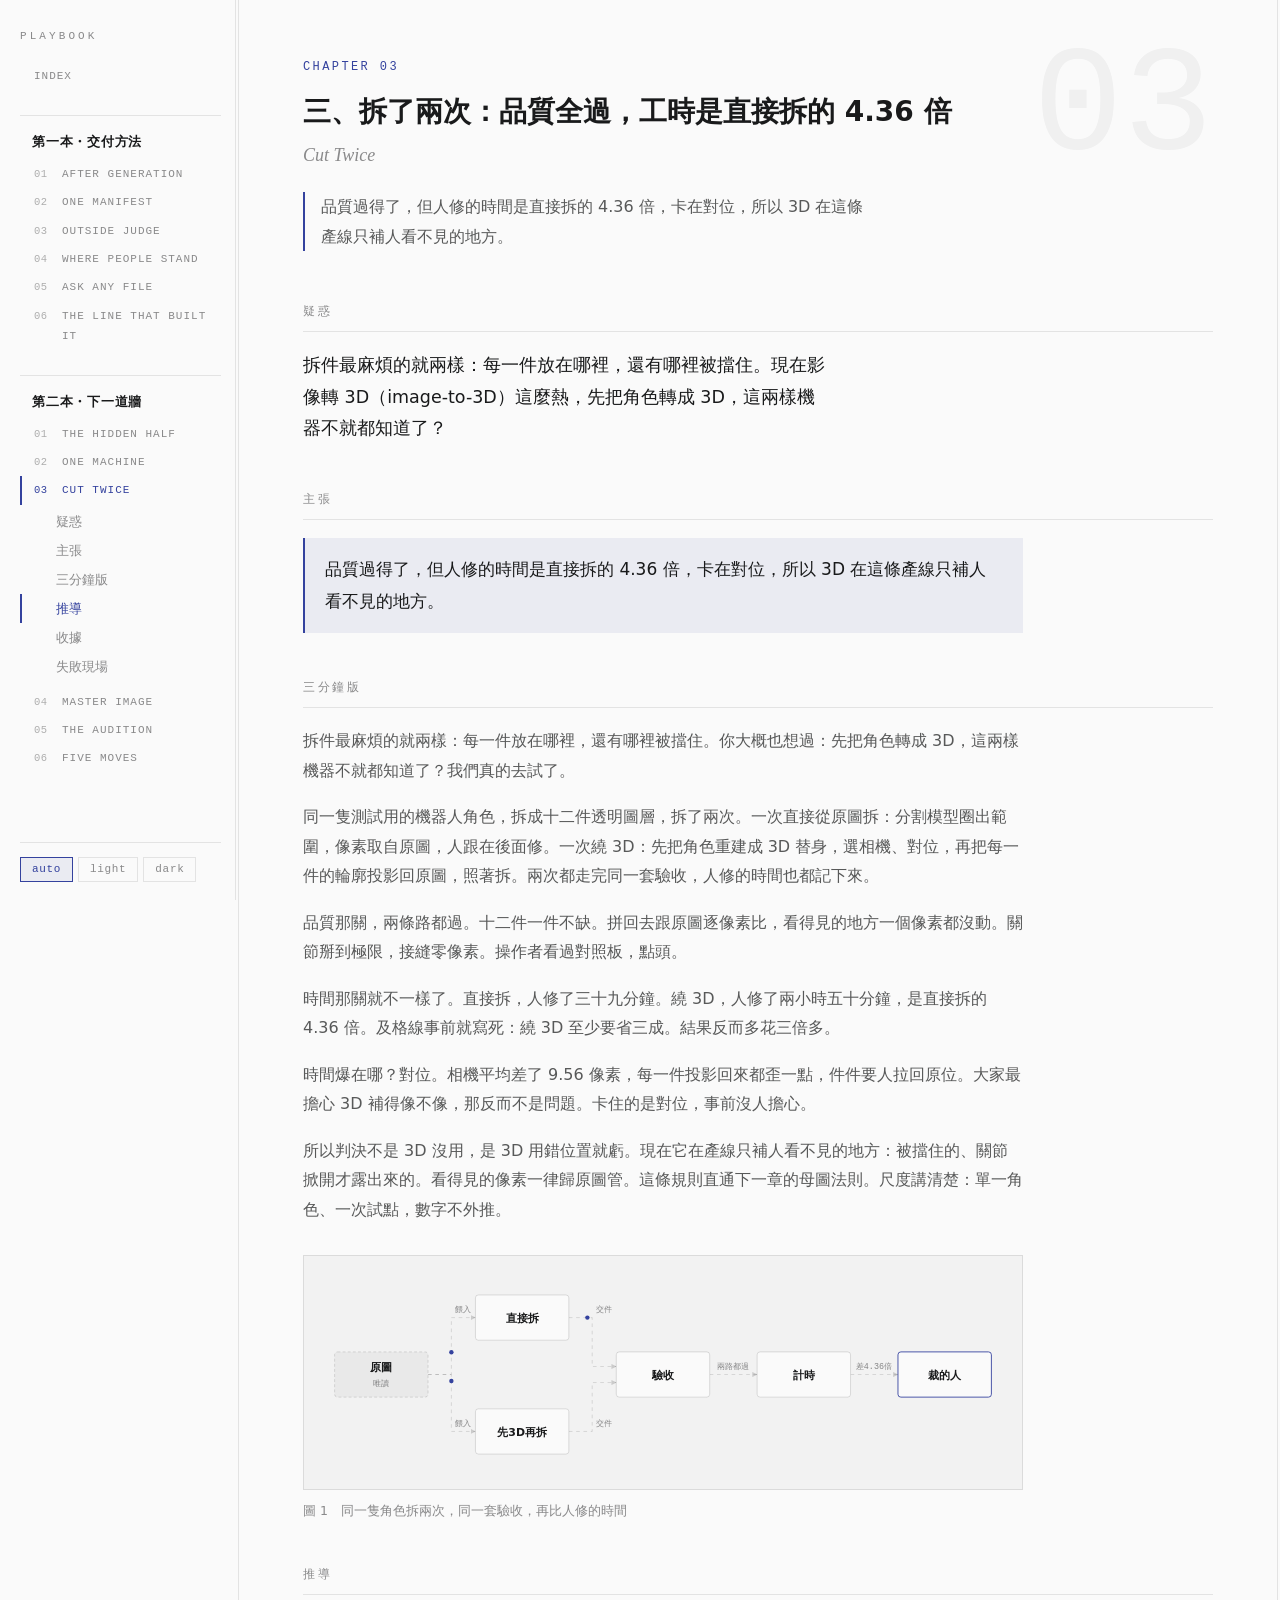
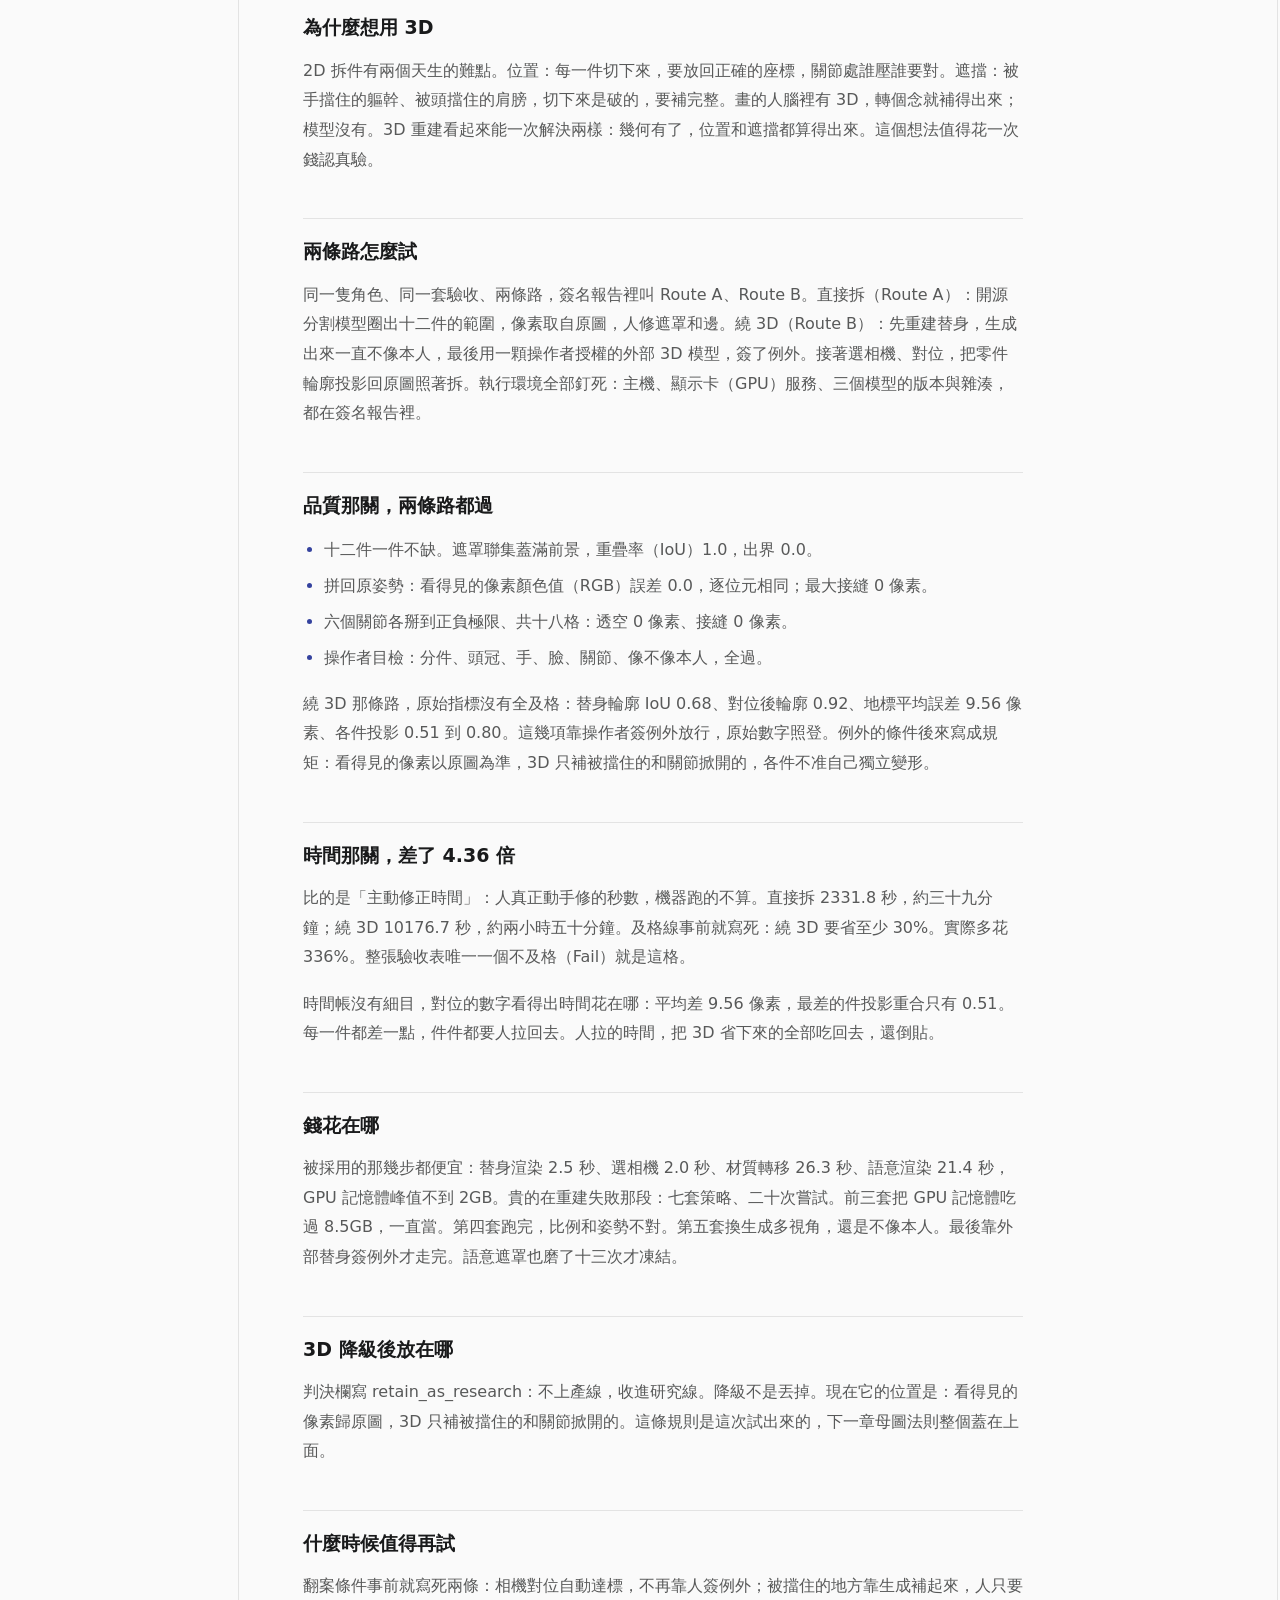
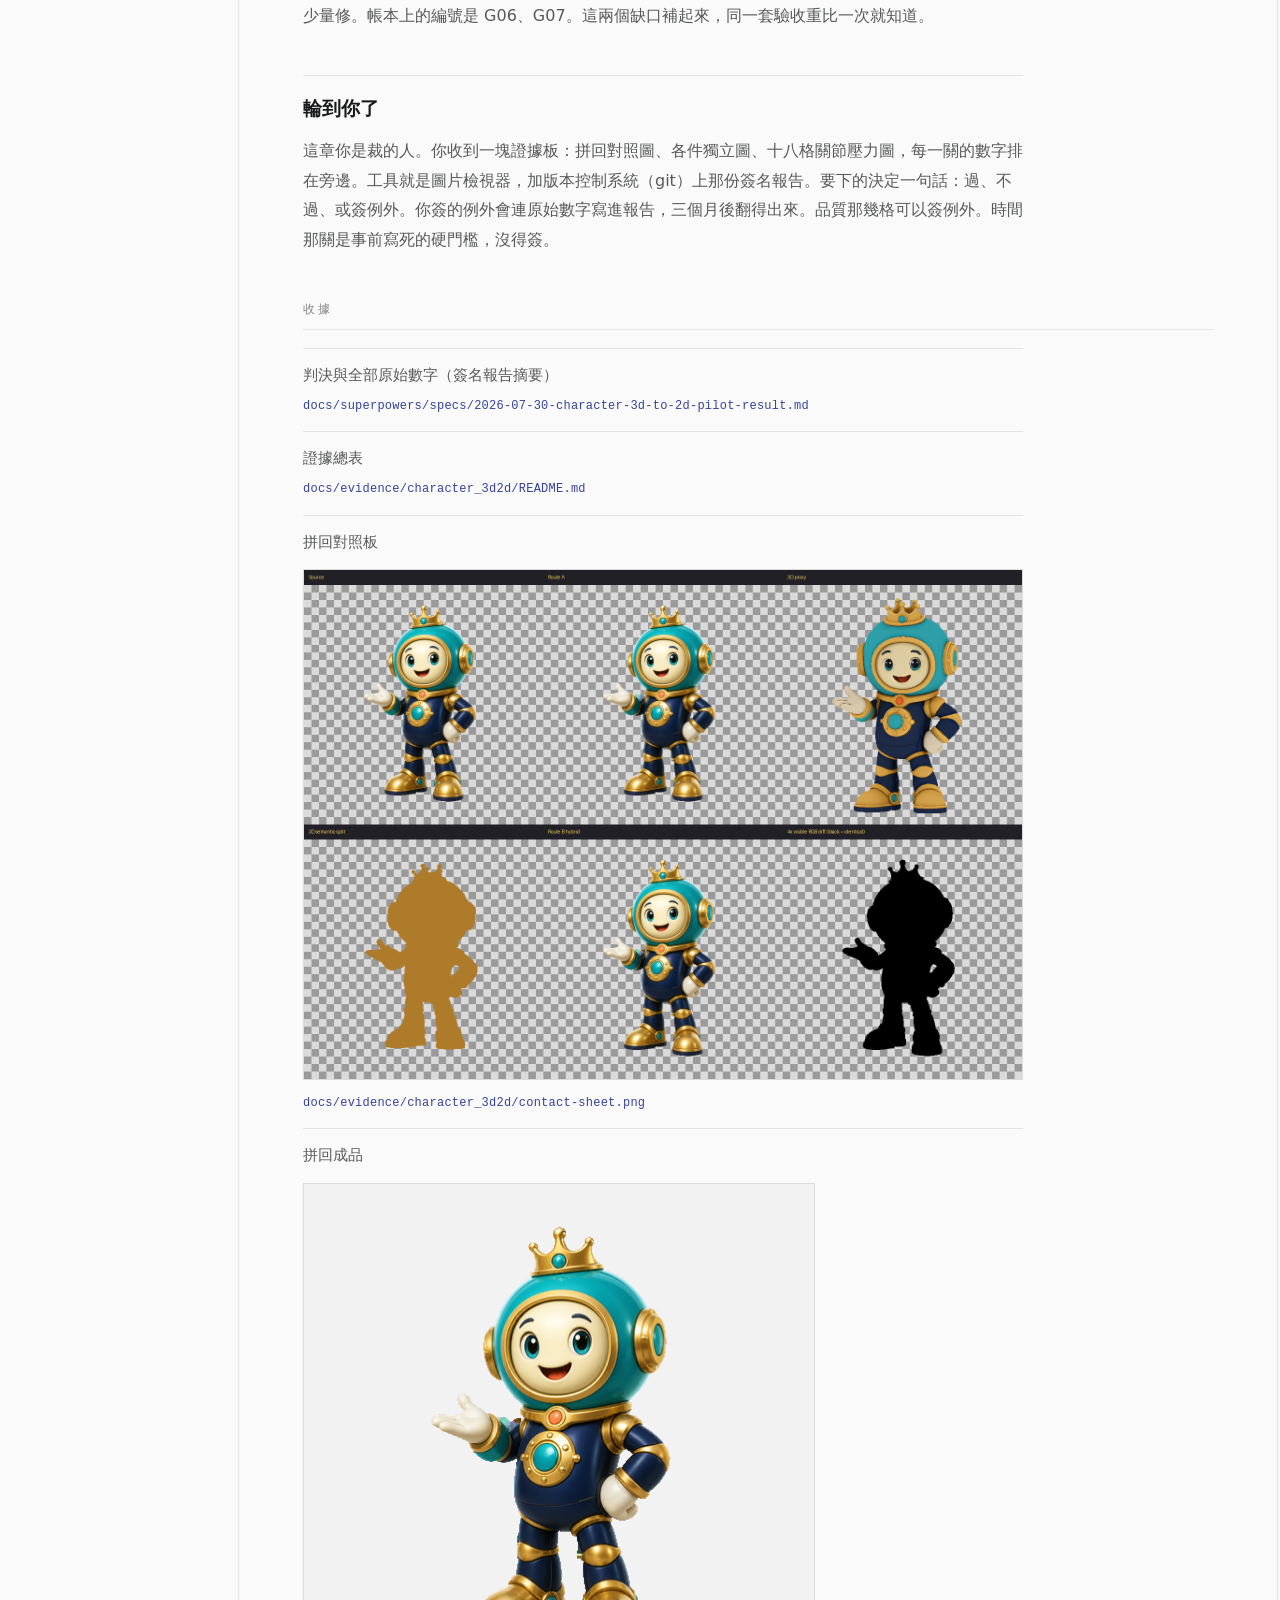
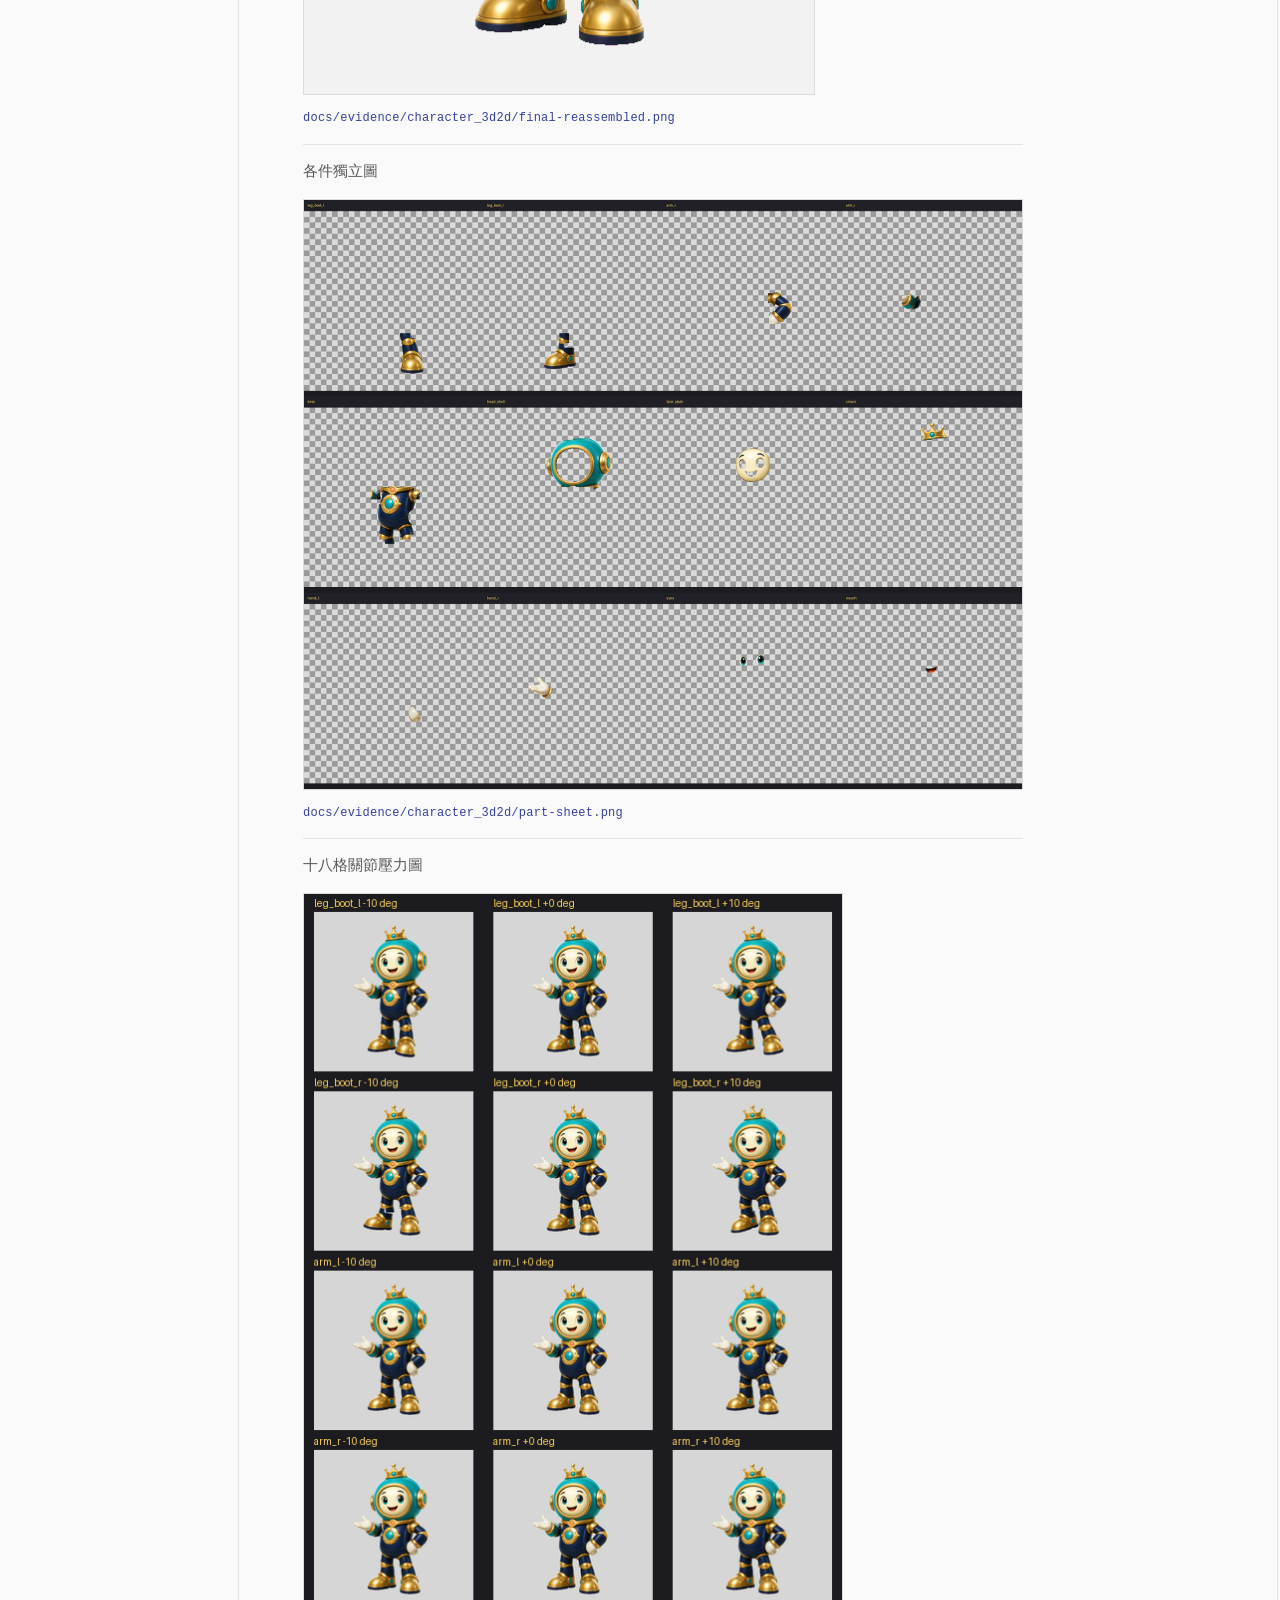
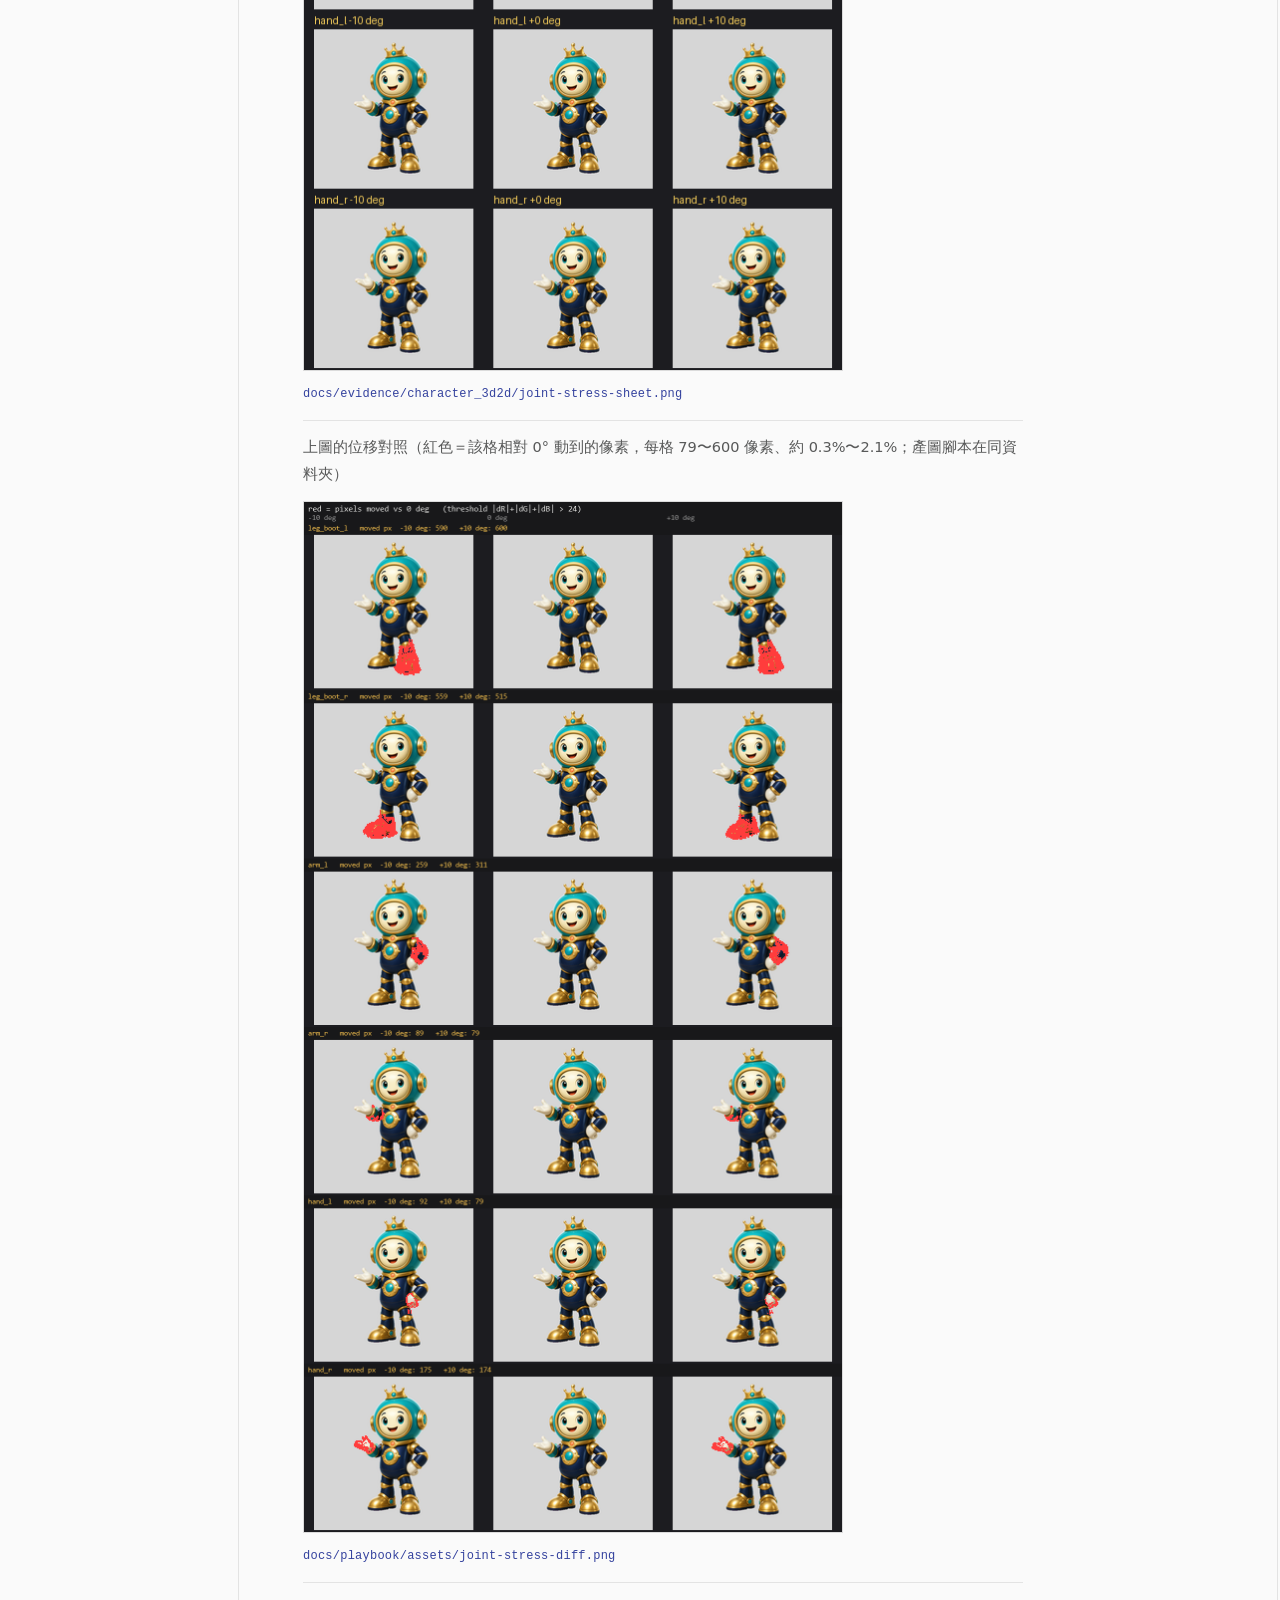
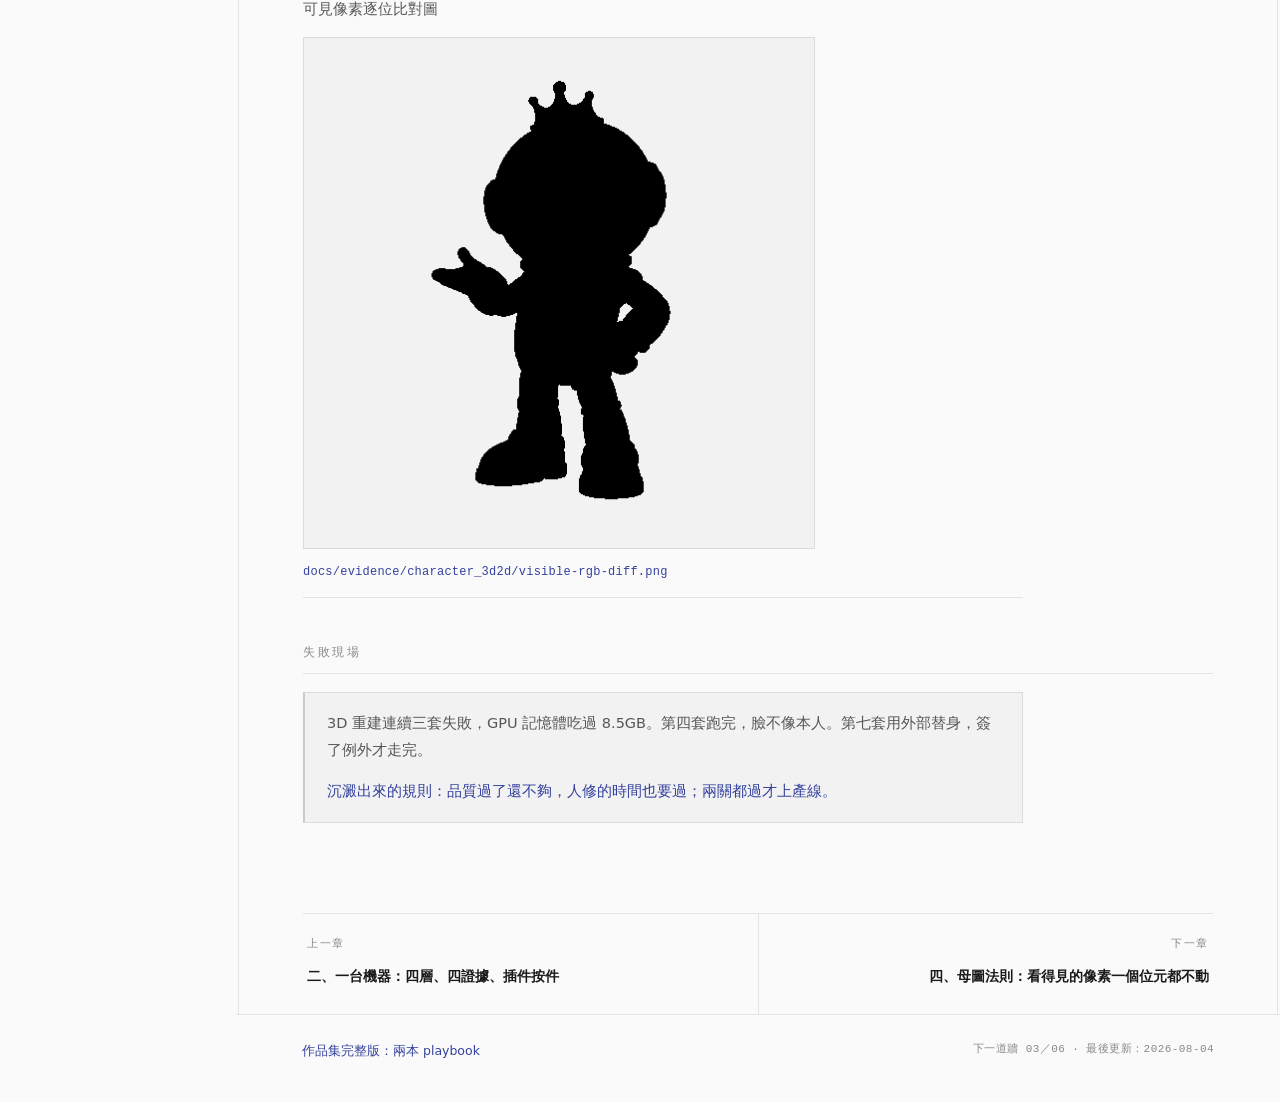
<file: nextwall-03.html>
<!DOCTYPE html>
<html lang="zh-Hant">
<head>
<meta charset="utf-8">
<meta name="viewport" content="width=device-width, initial-scale=1">
<title>三、拆了兩次：品質全過，工時是直接拆的 4.36 倍｜下一道牆</title>
<link rel="stylesheet" href="assets/site.css">
</head>
<body>
<a class="skip" href="#ch3">跳到正文</a>
<div class="frame">
<aside class="sidebar">
  <a class="brand" href="index.html">PLAYBOOK</a>
  <nav class="side-nav" aria-label="全站章節">
    <a class="top-level home" href="index.html"><span class="lbl scramble" data-text="INDEX">INDEX</span></a>
    <p class="book-head">第一本・交付方法</p>
    <a class="top-level" href="method-01.html" title="一、生圖變快之後，交件也要跟著變快"><span class="no">01</span><span class="lbl scramble" data-text="AFTER GENERATION">AFTER GENERATION</span></a>
    <a class="top-level" href="method-02.html" title="二、契約：同一份清單檔，美術照它畫，遊戲照它收"><span class="no">02</span><span class="lbl scramble" data-text="ONE MANIFEST">ONE MANIFEST</span></a>
    <a class="top-level" href="method-03.html" title="三、產線：換皮不動骨，而且是官方播放程式判的"><span class="no">03</span><span class="lbl scramble" data-text="OUTSIDE JUDGE">OUTSIDE JUDGE</span></a>
    <a class="top-level" href="method-04.html" title="四、人的位置：機器守結構，人守品味"><span class="no">04</span><span class="lbl scramble" data-text="WHERE PEOPLE STAND">WHERE PEOPLE STAND</span></a>
    <a class="top-level" href="method-05.html" title="五、治理：每一張圖都問得出它從哪裡來"><span class="no">05</span><span class="lbl scramble" data-text="ASK ANY FILE">ASK ANY FILE</span></a>
    <a class="top-level" href="method-06.html" title="六、產線的產線：這套系統本身是被代理艦隊做出來的"><span class="no">06</span><span class="lbl scramble" data-text="THE LINE THAT BUILT IT">THE LINE THAT BUILT IT</span></a>
    <p class="book-head">第二本・下一道牆</p>
    <a class="top-level" href="nextwall-01.html" title="一、問題：被遮住的那一半"><span class="no">01</span><span class="lbl scramble" data-text="THE HIDDEN HALF">THE HIDDEN HALF</span></a>
    <a class="top-level" href="nextwall-02.html" title="二、一台機器：四層、四證據、插件按件"><span class="no">02</span><span class="lbl scramble" data-text="ONE MACHINE">ONE MACHINE</span></a>
    <a class="top-level active" href="nextwall-03.html" title="三、拆了兩次：品質全過，工時是直接拆的 4.36 倍"><span class="no">03</span><span class="lbl scramble" data-text="CUT TWICE">CUT TWICE</span></a>
    <div class="subs">
      <a class="sub" href="#b-ask"><span class="lbl">疑惑</span></a>
      <a class="sub" href="#b-say"><span class="lbl">主張</span></a>
      <a class="sub" href="#b-brief"><span class="lbl">三分鐘版</span></a>
      <a class="sub" href="#b-derive"><span class="lbl">推導</span></a>
      <a class="sub" href="#b-receipts"><span class="lbl">收據</span></a>
      <a class="sub" href="#b-fall"><span class="lbl">失敗現場</span></a>
    </div>
    <a class="top-level" href="nextwall-04.html" title="四、母圖法則：看得見的像素一個位元都不動"><span class="no">04</span><span class="lbl scramble" data-text="MASTER IMAGE">MASTER IMAGE</span></a>
    <a class="top-level" href="nextwall-05.html" title="五、試鏡制：美術是現任，生成按件挑戰"><span class="no">05</span><span class="lbl scramble" data-text="THE AUDITION">THE AUDITION</span></a>
    <a class="top-level" href="nextwall-06.html" title="六、方法論：五個動作，連它自己都帶否證條件"><span class="no">06</span><span class="lbl scramble" data-text="FIVE MOVES">FIVE MOVES</span></a>
  </nav>
  <div class="theme-toggle" role="group" aria-label="主題模式">
    <button type="button" data-mode="auto" aria-pressed="true">auto</button>
    <button type="button" data-mode="light" aria-pressed="false">light</button>
    <button type="button" data-mode="dark" aria-pressed="false">dark</button>
  </div>
</aside>
<main>
  <div class="col">
  <section class="chapter" id="ch3">
    <div class="band">
      <div class="ghost" aria-hidden="true">03</div>
      <div class="kicker">Chapter 03</div>
      <h2>三、拆了兩次：品質全過，工時是直接拆的 4.36 倍</h2>
      <p class="entitle">Cut Twice</p>
      <p class="standfirst">品質過得了，但人修的時間是直接拆的 4.36 倍，卡在對位，所以 3D 在這條產線只補人看不見的地方。</p>
    </div>

    <div id="b-ask" class="blk ask">
      <h3>疑惑</h3>
      <p>拆件最麻煩的就兩樣：每一件放在哪裡，還有哪裡被擋住。現在影像轉 3D（image-to-3D）這麼熱，先把角色轉成 3D，這兩樣機器不就都知道了？</p>
    </div>

    <div id="b-say" class="blk say">
      <h3>主張</h3>
      <p>品質過得了，但人修的時間是直接拆的 4.36 倍，卡在對位，所以 3D 在這條產線只補人看不見的地方。</p>
    </div>

    <div id="b-brief" class="blk">
      <h3>三分鐘版</h3>
      <p>拆件最麻煩的就兩樣：每一件放在哪裡，還有哪裡被擋住。你大概也想過：先把角色轉成 3D，這兩樣機器不就都知道了？我們真的去試了。</p>
      <p>同一隻測試用的機器人角色，拆成十二件透明圖層，拆了兩次。一次直接從原圖拆：分割模型圈出範圍，像素取自原圖，人跟在後面修。一次繞 3D：先把角色重建成 3D 替身，選相機、對位，再把每一件的輪廓投影回原圖，照著拆。兩次都走完同一套驗收，人修的時間也都記下來。</p>
      <p>品質那關，兩條路都過。十二件一件不缺。拼回去跟原圖逐像素比，看得見的地方一個像素都沒動。關節掰到極限，接縫零像素。操作者看過對照板，點頭。</p>
      <p>時間那關就不一樣了。直接拆，人修了三十九分鐘。繞 3D，人修了兩小時五十分鐘，是直接拆的 4.36 倍。及格線事前就寫死：繞 3D 至少要省三成。結果反而多花三倍多。</p>
      <p>時間爆在哪？對位。相機平均差了 9.56 像素，每一件投影回來都歪一點，件件要人拉回原位。大家最擔心 3D 補得像不像，那反而不是問題。卡住的是對位，事前沒人擔心。</p>
      <p>所以判決不是 3D 沒用，是 3D 用錯位置就虧。現在它在產線只補人看不見的地方：被擋住的、關節掀開才露出來的。看得見的像素一律歸原圖管。這條規則直通下一章的母圖法則。尺度講清楚：單一角色、一次試點，數字不外推。</p>

      <figure class="dg">
        <div class="scroller">
          <svg viewBox="0 0 940 264" width="940" height="264" role="img" aria-label="圖 1　同一隻角色拆兩次，同一套驗收，再比人修的時間" xmlns="http://www.w3.org/2000/svg">
            <defs>
              <marker id="ar3" viewBox="0 0 10 10" refX="9.5" refY="5" markerWidth="7" markerHeight="7" orient="auto-start-reverse">
                <path class="e-head" d="M0,0 L10,5 L0,10 Z"/>
              </marker>
            </defs>
            <path class="e-path" marker-end="url(#ar3)" d="M148,135 H180 V57 H213"/>
            <path class="e-path" marker-end="url(#ar3)" d="M148,135 H180 V213 H213"/>
            <path class="e-path" marker-end="url(#ar3)" d="M341,57 H373 V124 H406"/>
            <path class="e-path" marker-end="url(#ar3)" d="M341,213 H373 V146 H406"/>
            <path class="e-path" marker-end="url(#ar3)" d="M534,135 H599"/>
            <path class="e-path" marker-end="url(#ar3)" d="M727,135 H792"/>
            <text class="e-lbl" x="196" y="50" text-anchor="middle">餵入</text>
            <text class="e-lbl" x="196" y="206" text-anchor="middle">餵入</text>
            <text class="e-lbl" x="389" y="50" text-anchor="middle">交件</text>
            <text class="e-lbl" x="389" y="206" text-anchor="middle">交件</text>
            <text class="e-lbl" x="566" y="127" text-anchor="middle">兩路都過</text>
            <text class="e-lbl" x="759" y="127" text-anchor="middle">差4.36倍</text>
            <rect class="n-data" x="20" y="104" width="128" height="62" rx="4"/>
            <text class="n-lbl" x="84" y="130" text-anchor="middle">原圖</text>
            <text class="n-tag" x="84" y="151" text-anchor="middle">唯讀</text>
            <rect class="n-svc" x="213" y="26" width="128" height="62" rx="4"/>
            <text class="n-lbl" x="277" y="63" text-anchor="middle">直接拆</text>
            <rect class="n-svc" x="213" y="182" width="128" height="62" rx="4"/>
            <text class="n-lbl" x="277" y="219" text-anchor="middle">先3D再拆</text>
            <rect class="n-svc" x="406" y="104" width="128" height="62" rx="4"/>
            <text class="n-lbl" x="470" y="141" text-anchor="middle">驗收</text>
            <rect class="n-svc" x="599" y="104" width="128" height="62" rx="4"/>
            <text class="n-lbl" x="663" y="141" text-anchor="middle">計時</text>
            <rect class="n-human" x="792" y="104" width="128" height="62" rx="4"/>
            <text class="n-lbl" x="856" y="141" text-anchor="middle">裁的人</text>
          </svg>
        </div>
        <figcaption>圖 1　同一隻角色拆兩次，同一套驗收，再比人修的時間</figcaption>
      </figure>
    </div>

    <div id="b-derive" class="blk">
      <h3>推導</h3>

      <h4>為什麼想用 3D</h4>
      <p>2D 拆件有兩個天生的難點。位置：每一件切下來，要放回正確的座標，關節處誰壓誰要對。遮擋：被手擋住的軀幹、被頭擋住的肩膀，切下來是破的，要補完整。畫的人腦裡有 3D，轉個念就補得出來；模型沒有。3D 重建看起來能一次解決兩樣：幾何有了，位置和遮擋都算得出來。這個想法值得花一次錢認真驗。</p>

      <h4>兩條路怎麼試</h4>
      <p>同一隻角色、同一套驗收、兩條路，簽名報告裡叫 Route A、Route B。直接拆（Route A）：開源分割模型圈出十二件的範圍，像素取自原圖，人修遮罩和邊。繞 3D（Route B）：先重建替身，生成出來一直不像本人，最後用一顆操作者授權的外部 3D 模型，簽了例外。接著選相機、對位，把零件輪廓投影回原圖照著拆。執行環境全部釘死：主機、顯示卡（GPU）服務、三個模型的版本與雜湊，都在簽名報告裡。</p>

      <h4>品質那關，兩條路都過</h4>
      <ul>
        <li>十二件一件不缺。遮罩聯集蓋滿前景，重疊率（IoU）1.0，出界 0.0。</li>
        <li>拼回原姿勢：看得見的像素顏色值（RGB）誤差 0.0，逐位元相同；最大接縫 0 像素。</li>
        <li>六個關節各掰到正負極限、共十八格：透空 0 像素、接縫 0 像素。</li>
        <li>操作者目檢：分件、頭冠、手、臉、關節、像不像本人，全過。</li>
      </ul>
      <p>繞 3D 那條路，原始指標沒有全及格：替身輪廓 IoU 0.68、對位後輪廓 0.92、地標平均誤差 9.56 像素、各件投影 0.51 到 0.80。這幾項靠操作者簽例外放行，原始數字照登。例外的條件後來寫成規矩：看得見的像素以原圖為準，3D 只補被擋住的和關節掀開的，各件不准自己獨立變形。</p>

      <h4>時間那關，差了 4.36 倍</h4>
      <p>比的是「主動修正時間」：人真正動手修的秒數，機器跑的不算。直接拆 2331.8 秒，約三十九分鐘；繞 3D 10176.7 秒，約兩小時五十分鐘。及格線事前就寫死：繞 3D 要省至少 30%。實際多花 336%。整張驗收表唯一一個不及格（Fail）就是這格。</p>
      <p>時間帳沒有細目，對位的數字看得出時間花在哪：平均差 9.56 像素，最差的件投影重合只有 0.51。每一件都差一點，件件都要人拉回去。人拉的時間，把 3D 省下來的全部吃回去，還倒貼。</p>

      <h4>錢花在哪</h4>
      <p>被採用的那幾步都便宜：替身渲染 2.5 秒、選相機 2.0 秒、材質轉移 26.3 秒、語意渲染 21.4 秒，GPU 記憶體峰值不到 2GB。貴的在重建失敗那段：七套策略、二十次嘗試。前三套把 GPU 記憶體吃過 8.5GB，一直當。第四套跑完，比例和姿勢不對。第五套換生成多視角，還是不像本人。最後靠外部替身簽例外才走完。語意遮罩也磨了十三次才凍結。</p>

      <h4>3D 降級後放在哪</h4>
      <p>判決欄寫 retain_as_research：不上產線，收進研究線。降級不是丟掉。現在它的位置是：看得見的像素歸原圖，3D 只補被擋住的和關節掀開的。這條規則是這次試出來的，下一章母圖法則整個蓋在上面。</p>

      <h4>什麼時候值得再試</h4>
      <p>翻案條件事前就寫死兩條：相機對位自動達標，不再靠人簽例外；被擋住的地方靠生成補起來，人只要少量修。帳本上的編號是 G06、G07。這兩個缺口補起來，同一套驗收重比一次就知道。</p>

      <h4>輪到你了</h4>
      <p>這章你是裁的人。你收到一塊證據板：拼回對照圖、各件獨立圖、十八格關節壓力圖，每一關的數字排在旁邊。工具就是圖片檢視器，加版本控制系統（git）上那份簽名報告。要下的決定一句話：過、不過、或簽例外。你簽的例外會連原始數字寫進報告，三個月後翻得出來。品質那幾格可以簽例外。時間那關是事前寫死的硬門檻，沒得簽。</p>
    </div>

    <div id="b-receipts" class="blk">
      <h3>收據</h3>
      <ol class="receipts">
        <li>
          <p class="rk">判決與全部原始數字（簽名報告摘要）</p>
          <a class="rl" href="https://github.com/fagemx/skinforge/blob/main/docs/superpowers/specs/2026-07-30-character-3d-to-2d-pilot-result.md">docs/superpowers/specs/2026-07-30-character-3d-to-2d-pilot-result.md</a>
        </li>
        <li>
          <p class="rk">證據總表</p>
          <a class="rl" href="https://github.com/fagemx/skinforge/blob/main/docs/evidence/character_3d2d/README.md">docs/evidence/character_3d2d/README.md</a>
        </li>
        <li>
          <p class="rk">拼回對照板</p>
          <figure class="shot">
            <img src="assets/evidence/character_3d2d/contact-sheet.png" alt="拼回對照板" width="1536" height="1088" loading="lazy" style="max-width:1536px">
          </figure>
          <a class="rl" href="assets/evidence/character_3d2d/contact-sheet.png">docs/evidence/character_3d2d/contact-sheet.png</a>
        </li>
        <li>
          <p class="rk">拼回成品</p>
          <figure class="shot">
            <img src="assets/evidence/character_3d2d/final-reassembled.png" alt="拼回成品" width="512" height="512" loading="lazy" style="max-width:512px">
          </figure>
          <a class="rl" href="assets/evidence/character_3d2d/final-reassembled.png">docs/evidence/character_3d2d/final-reassembled.png</a>
        </li>
        <li>
          <p class="rk">各件獨立圖</p>
          <figure class="shot">
            <img src="assets/evidence/character_3d2d/part-sheet.png" alt="各件獨立圖" width="1024" height="840" loading="lazy" style="max-width:1024px">
          </figure>
          <a class="rl" href="assets/evidence/character_3d2d/part-sheet.png">docs/evidence/character_3d2d/part-sheet.png</a>
        </li>
        <li>
          <p class="rk">十八格關節壓力圖</p>
          <figure class="shot">
            <img src="assets/evidence/character_3d2d/joint-stress-sheet.png" alt="十八格關節壓力圖" width="540" height="1080" loading="lazy" style="max-width:540px">
          </figure>
          <a class="rl" href="assets/evidence/character_3d2d/joint-stress-sheet.png">docs/evidence/character_3d2d/joint-stress-sheet.png</a>
        </li>
        <li>
          <p class="rk">上圖的位移對照（紅色＝該格相對 0° 動到的像素，每格 79〜600 像素、約 0.3%〜2.1%；產圖腳本在同資料夾）</p>
          <figure class="shot">
            <img src="assets/joint-stress-diff.png" alt="關節壓力圖位移對照，紅色為每格相對 0 度動到的像素" width="1080" height="2068" loading="lazy" style="max-width:540px">
          </figure>
          <a class="rl" href="assets/joint-stress-diff.png">docs/playbook/assets/joint-stress-diff.png</a>
        </li>
        <li>
          <p class="rk">可見像素逐位比對圖</p>
          <figure class="shot">
            <img src="assets/evidence/character_3d2d/visible-rgb-diff.png" alt="可見像素逐位比對圖" width="512" height="512" loading="lazy" style="max-width:512px">
          </figure>
          <a class="rl" href="assets/evidence/character_3d2d/visible-rgb-diff.png">docs/evidence/character_3d2d/visible-rgb-diff.png</a>
        </li>
      </ol>
    </div>

    <div id="b-fall" class="blk">
      <h3>失敗現場</h3>
      <div class="fall">
        <p>3D 重建連續三套失敗，GPU 記憶體吃過 8.5GB。第四套跑完，臉不像本人。第七套用外部替身，簽了例外才走完。</p>
        <p class="rule">沉澱出來的規則：品質過了還不夠，人修的時間也要過；兩關都過才上產線。</p>
      </div>
    </div>
  </section>

  <nav class="pager" aria-label="前後章">
    <a class="prev" href="nextwall-02.html"><span class="dir">上一章</span><span class="t">二、一台機器：四層、四證據、插件按件</span></a>
    <a class="next" href="nextwall-04.html"><span class="dir">下一章</span><span class="t">四、母圖法則：看得見的像素一個位元都不動</span></a>
  </nav>
  </div>
  <footer class="site">
    <div class="col">
      <span><a href="index.html">作品集完整版：兩本 playbook</a></span>
      <span class="mono">下一道牆 03／06 · 最後更新：2026-08-04</span>
    </div>
  </footer>
</main>
</div>
<script src="assets/site.js"></script>
</body>
</html>
</file>
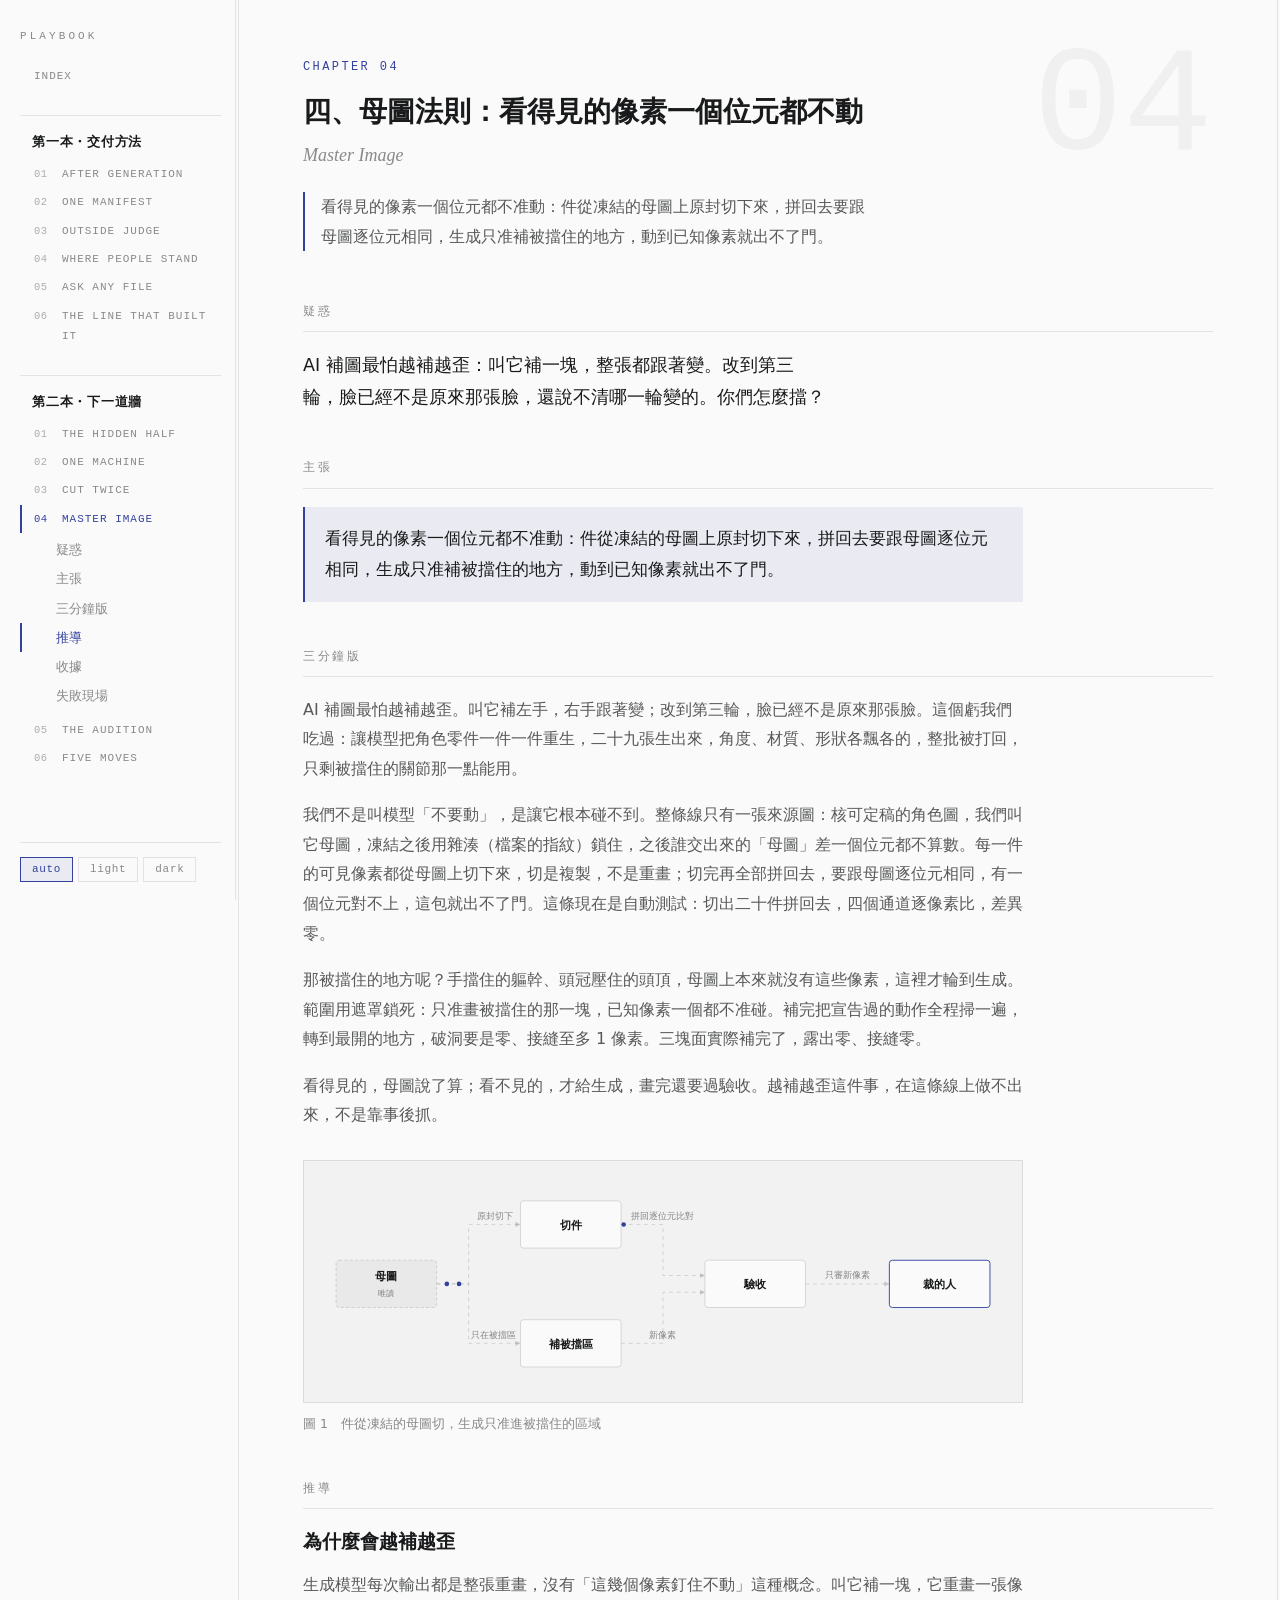
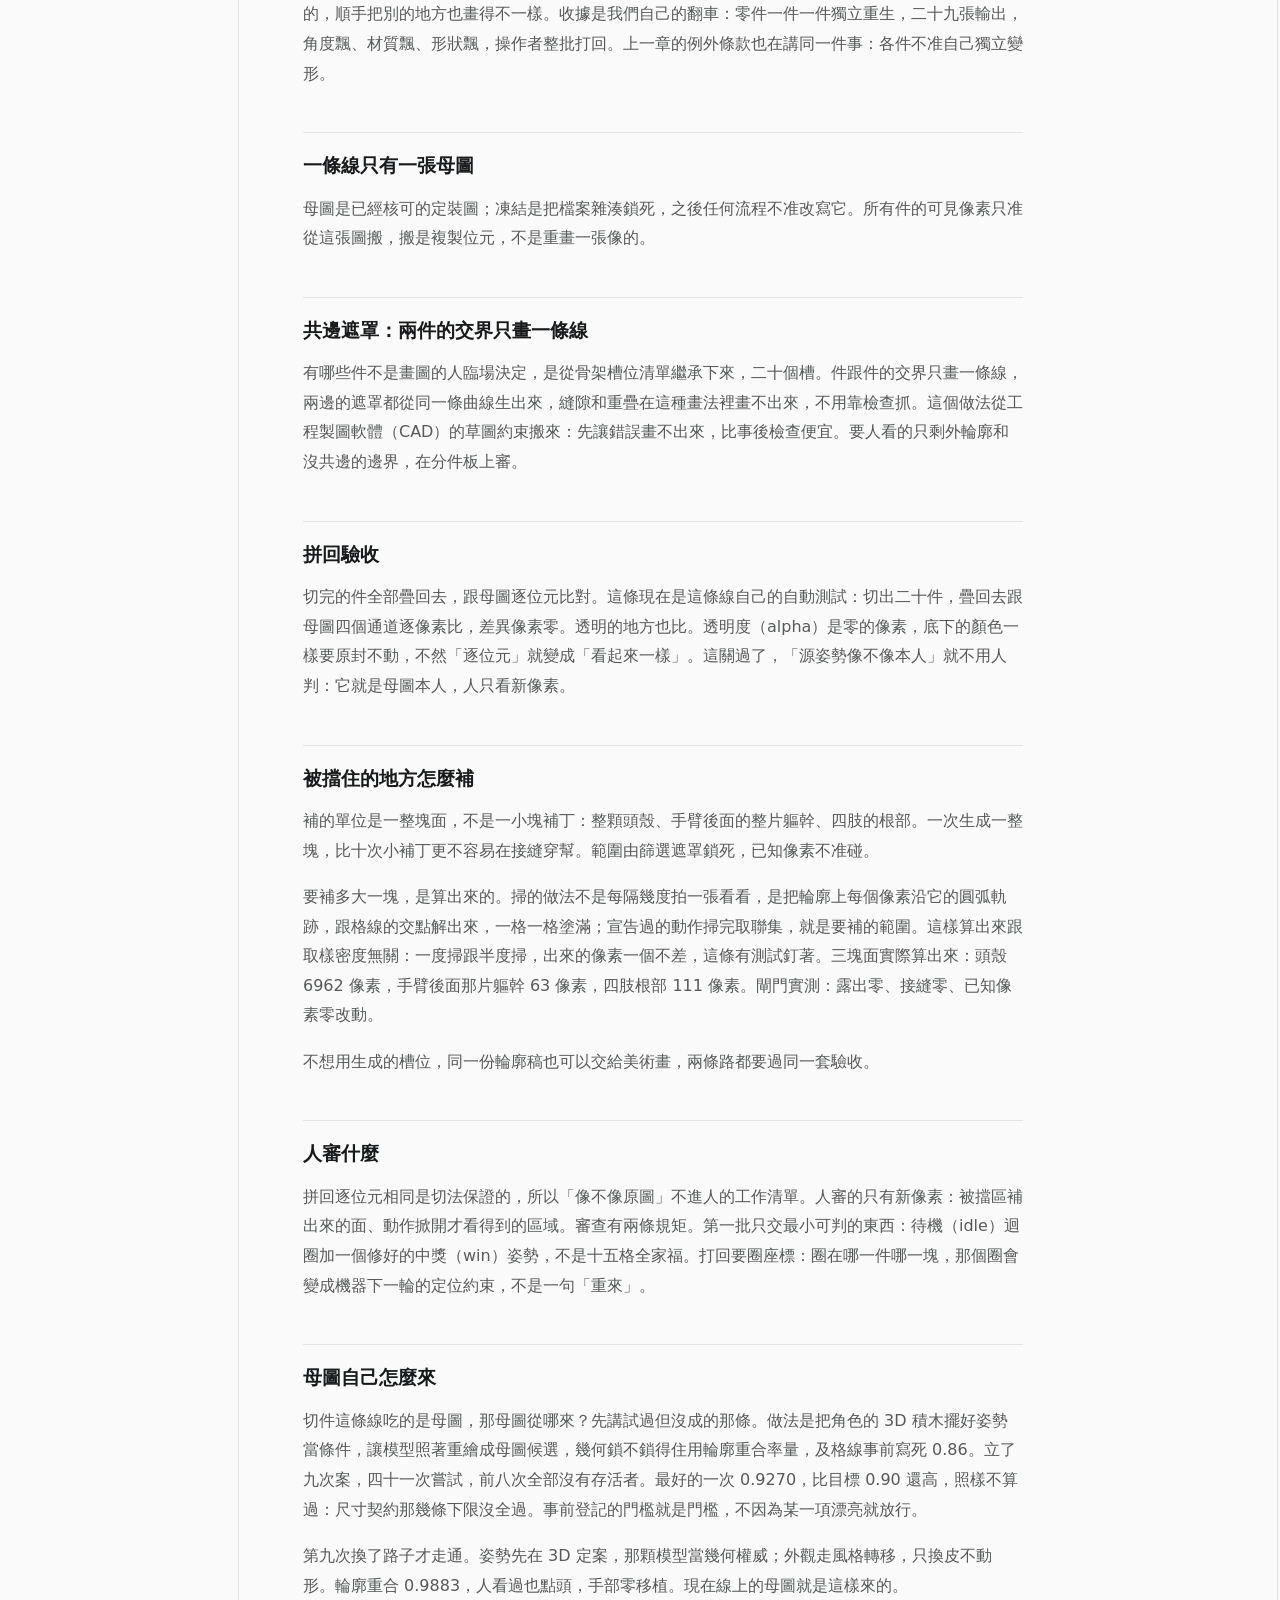
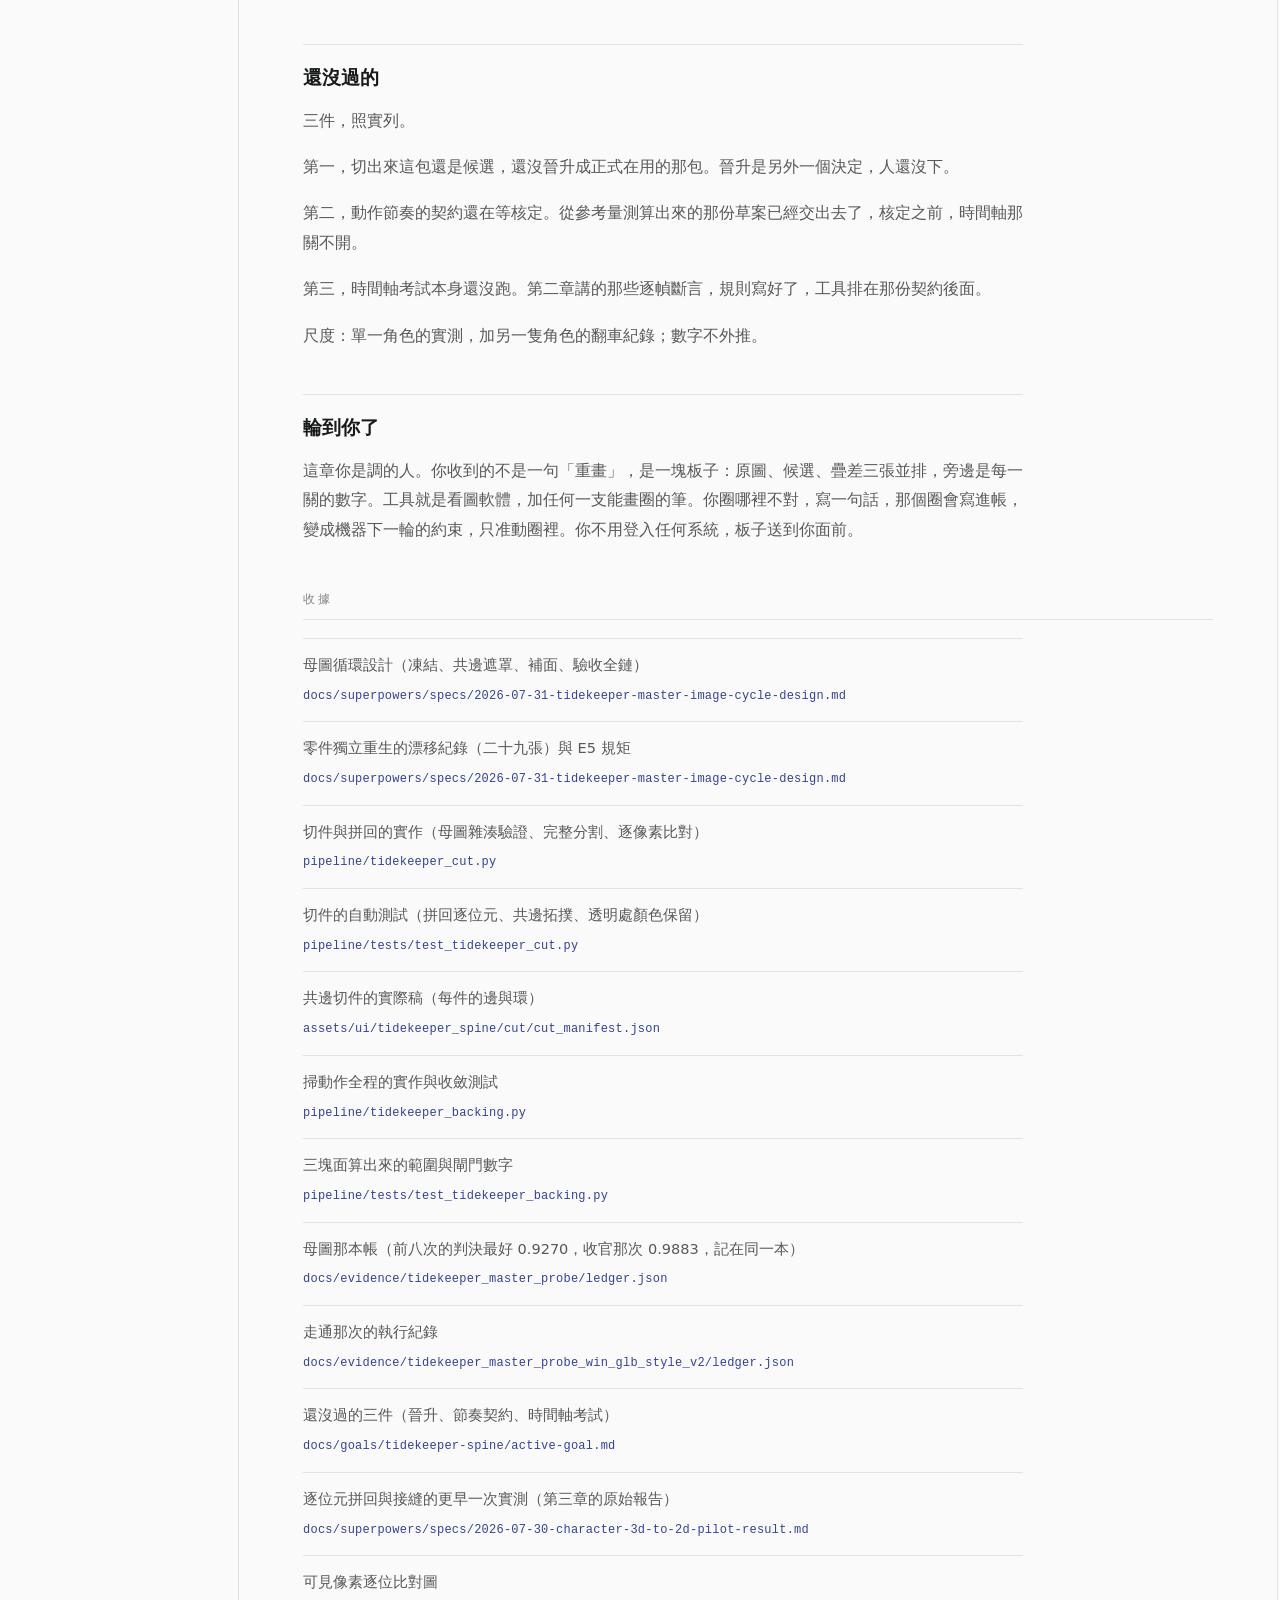
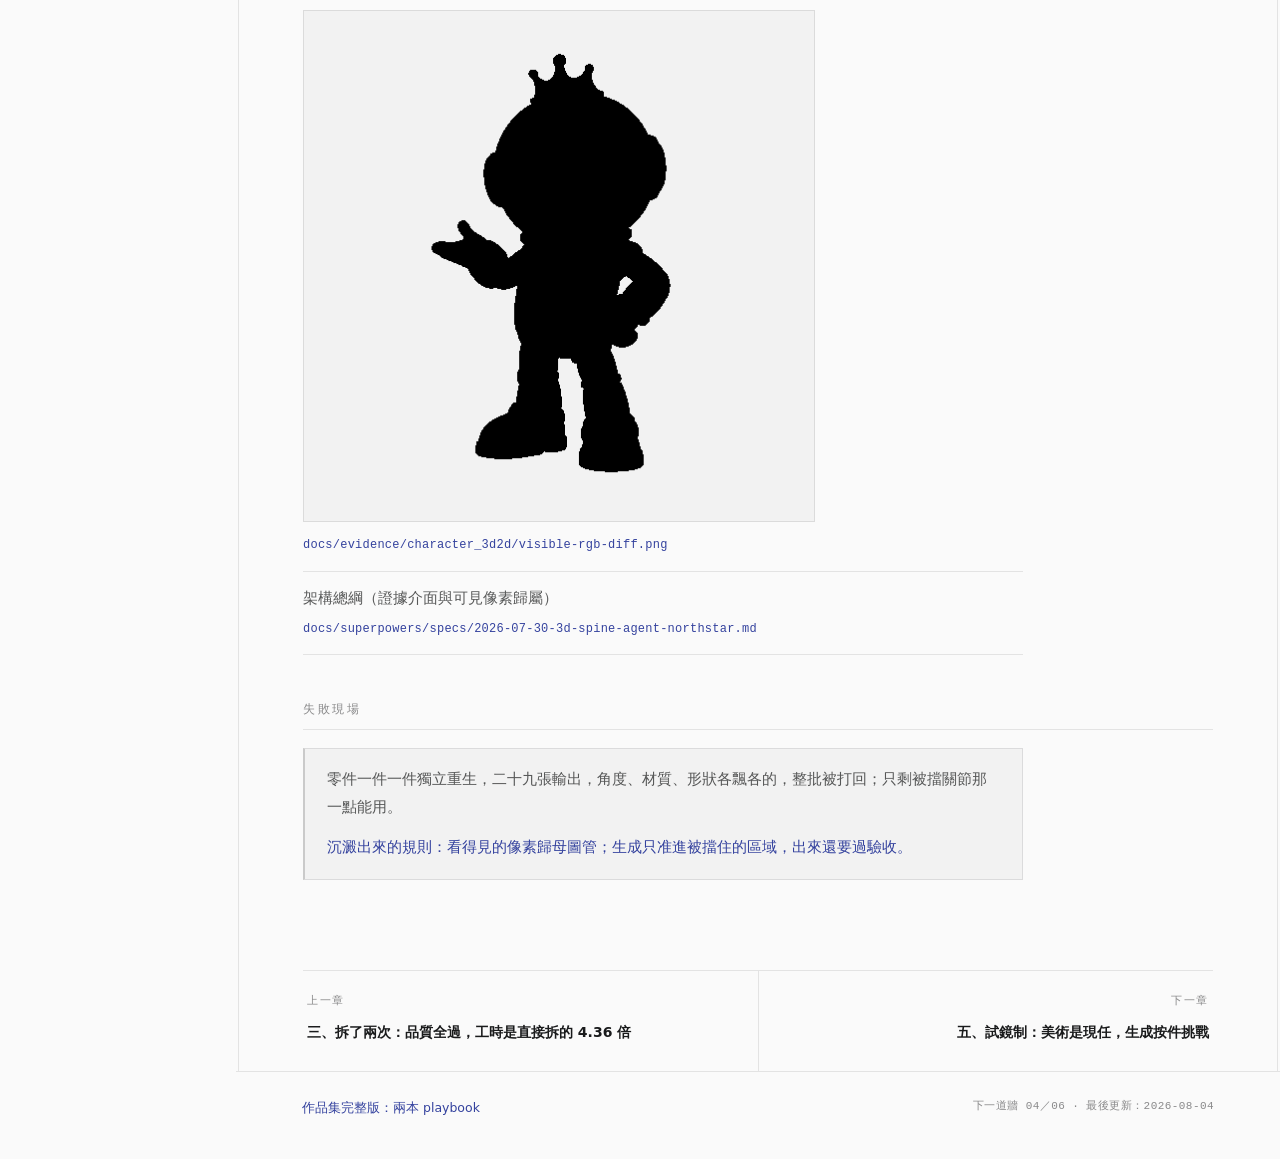
<file: nextwall-04.html>
<!DOCTYPE html>
<html lang="zh-Hant">
<head>
<meta charset="utf-8">
<meta name="viewport" content="width=device-width, initial-scale=1">
<title>四、母圖法則：看得見的像素一個位元都不動｜下一道牆</title>
<link rel="stylesheet" href="assets/site.css">
</head>
<body>
<a class="skip" href="#ch4">跳到正文</a>
<div class="frame">
<aside class="sidebar">
  <a class="brand" href="index.html">PLAYBOOK</a>
  <nav class="side-nav" aria-label="全站章節">
    <a class="top-level home" href="index.html"><span class="lbl scramble" data-text="INDEX">INDEX</span></a>
    <p class="book-head">第一本・交付方法</p>
    <a class="top-level" href="method-01.html" title="一、生圖變快之後，交件也要跟著變快"><span class="no">01</span><span class="lbl scramble" data-text="AFTER GENERATION">AFTER GENERATION</span></a>
    <a class="top-level" href="method-02.html" title="二、契約：同一份清單檔，美術照它畫，遊戲照它收"><span class="no">02</span><span class="lbl scramble" data-text="ONE MANIFEST">ONE MANIFEST</span></a>
    <a class="top-level" href="method-03.html" title="三、產線：換皮不動骨，而且是官方播放程式判的"><span class="no">03</span><span class="lbl scramble" data-text="OUTSIDE JUDGE">OUTSIDE JUDGE</span></a>
    <a class="top-level" href="method-04.html" title="四、人的位置：機器守結構，人守品味"><span class="no">04</span><span class="lbl scramble" data-text="WHERE PEOPLE STAND">WHERE PEOPLE STAND</span></a>
    <a class="top-level" href="method-05.html" title="五、治理：每一張圖都問得出它從哪裡來"><span class="no">05</span><span class="lbl scramble" data-text="ASK ANY FILE">ASK ANY FILE</span></a>
    <a class="top-level" href="method-06.html" title="六、產線的產線：這套系統本身是被代理艦隊做出來的"><span class="no">06</span><span class="lbl scramble" data-text="THE LINE THAT BUILT IT">THE LINE THAT BUILT IT</span></a>
    <p class="book-head">第二本・下一道牆</p>
    <a class="top-level" href="nextwall-01.html" title="一、問題：被遮住的那一半"><span class="no">01</span><span class="lbl scramble" data-text="THE HIDDEN HALF">THE HIDDEN HALF</span></a>
    <a class="top-level" href="nextwall-02.html" title="二、一台機器：四層、四證據、插件按件"><span class="no">02</span><span class="lbl scramble" data-text="ONE MACHINE">ONE MACHINE</span></a>
    <a class="top-level" href="nextwall-03.html" title="三、拆了兩次：品質全過，工時是直接拆的 4.36 倍"><span class="no">03</span><span class="lbl scramble" data-text="CUT TWICE">CUT TWICE</span></a>
    <a class="top-level active" href="nextwall-04.html" title="四、母圖法則：看得見的像素一個位元都不動"><span class="no">04</span><span class="lbl scramble" data-text="MASTER IMAGE">MASTER IMAGE</span></a>
    <div class="subs">
      <a class="sub" href="#b-ask"><span class="lbl">疑惑</span></a>
      <a class="sub" href="#b-say"><span class="lbl">主張</span></a>
      <a class="sub" href="#b-brief"><span class="lbl">三分鐘版</span></a>
      <a class="sub" href="#b-derive"><span class="lbl">推導</span></a>
      <a class="sub" href="#b-receipts"><span class="lbl">收據</span></a>
      <a class="sub" href="#b-fall"><span class="lbl">失敗現場</span></a>
    </div>
    <a class="top-level" href="nextwall-05.html" title="五、試鏡制：美術是現任，生成按件挑戰"><span class="no">05</span><span class="lbl scramble" data-text="THE AUDITION">THE AUDITION</span></a>
    <a class="top-level" href="nextwall-06.html" title="六、方法論：五個動作，連它自己都帶否證條件"><span class="no">06</span><span class="lbl scramble" data-text="FIVE MOVES">FIVE MOVES</span></a>
  </nav>
  <div class="theme-toggle" role="group" aria-label="主題模式">
    <button type="button" data-mode="auto" aria-pressed="true">auto</button>
    <button type="button" data-mode="light" aria-pressed="false">light</button>
    <button type="button" data-mode="dark" aria-pressed="false">dark</button>
  </div>
</aside>
<main>
  <div class="col">
  <section class="chapter" id="ch4">
    <div class="band">
      <div class="ghost" aria-hidden="true">04</div>
      <div class="kicker">Chapter 04</div>
      <h2>四、母圖法則：看得見的像素一個位元都不動</h2>
      <p class="entitle">Master Image</p>
      <p class="standfirst">看得見的像素一個位元都不准動：件從凍結的母圖上原封切下來，拼回去要跟母圖逐位元相同，生成只准補被擋住的地方，動到已知像素就出不了門。</p>
    </div>

    <div id="b-ask" class="blk ask">
      <h3>疑惑</h3>
      <p>AI 補圖最怕越補越歪：叫它補一塊，整張都跟著變。改到第三輪，臉已經不是原來那張臉，還說不清哪一輪變的。你們怎麼擋？</p>
    </div>

    <div id="b-say" class="blk say">
      <h3>主張</h3>
      <p>看得見的像素一個位元都不准動：件從凍結的母圖上原封切下來，拼回去要跟母圖逐位元相同，生成只准補被擋住的地方，動到已知像素就出不了門。</p>
    </div>

    <div id="b-brief" class="blk">
      <h3>三分鐘版</h3>
      <p>AI 補圖最怕越補越歪。叫它補左手，右手跟著變；改到第三輪，臉已經不是原來那張臉。這個虧我們吃過：讓模型把角色零件一件一件重生，二十九張生出來，角度、材質、形狀各飄各的，整批被打回，只剩被擋住的關節那一點能用。</p>
      <p>我們不是叫模型「不要動」，是讓它根本碰不到。整條線只有一張來源圖：核可定稿的角色圖，我們叫它母圖，凍結之後用雜湊（檔案的指紋）鎖住，之後誰交出來的「母圖」差一個位元都不算數。每一件的可見像素都從母圖上切下來，切是複製，不是重畫；切完再全部拼回去，要跟母圖逐位元相同，有一個位元對不上，這包就出不了門。這條現在是自動測試：切出二十件拼回去，四個通道逐像素比，差異零。</p>
      <p>那被擋住的地方呢？手擋住的軀幹、頭冠壓住的頭頂，母圖上本來就沒有這些像素，這裡才輪到生成。範圍用遮罩鎖死：只准畫被擋住的那一塊，已知像素一個都不准碰。補完把宣告過的動作全程掃一遍，轉到最開的地方，破洞要是零、接縫至多 1 像素。三塊面實際補完了，露出零、接縫零。</p>
      <p>看得見的，母圖說了算；看不見的，才給生成，畫完還要過驗收。越補越歪這件事，在這條線上做不出來，不是靠事後抓。</p>

      <figure class="dg">
        <div class="scroller">
          <svg viewBox="0 0 900 264" width="900" height="264" role="img" aria-label="圖 1　件從凍結的母圖切，生成只准進被擋住的區域" xmlns="http://www.w3.org/2000/svg">
            <defs>
              <marker id="ar4" viewBox="0 0 10 10" refX="9.5" refY="5" markerWidth="7" markerHeight="7" orient="auto-start-reverse">
                <path class="e-head" d="M0,0 L10,5 L0,10 Z"/>
              </marker>
            </defs>
            <path class="e-path" marker-end="url(#ar4)" d="M153,135 H195 V57 H263"/>
            <path class="e-path" marker-end="url(#ar4)" d="M153,135 H195 V213 H263"/>
            <path class="e-path" marker-end="url(#ar4)" d="M395,57 H450 V124 H505"/>
            <path class="e-path" marker-end="url(#ar4)" d="M395,213 H450 V146 H505"/>
            <path class="e-path" marker-end="url(#ar4)" d="M637,135 H747"/>
            <text class="e-lbl" x="229" y="50" text-anchor="middle">原封切下</text>
            <text class="e-lbl" x="227" y="206" text-anchor="middle">只在被擋區</text>
            <text class="e-lbl" x="450" y="50" text-anchor="middle">拼回逐位元比對</text>
            <text class="e-lbl" x="450" y="206" text-anchor="middle">新像素</text>
            <text class="e-lbl" x="692" y="127" text-anchor="middle">只審新像素</text>
            <rect class="n-data" x="21" y="104" width="132" height="62" rx="4"/>
            <text class="n-lbl" x="87" y="130" text-anchor="middle">母圖</text>
            <text class="n-tag" x="87" y="151" text-anchor="middle">唯讀</text>
            <rect class="n-svc" x="263" y="26" width="132" height="62" rx="4"/>
            <text class="n-lbl" x="329" y="63" text-anchor="middle">切件</text>
            <rect class="n-svc" x="263" y="182" width="132" height="62" rx="4"/>
            <text class="n-lbl" x="329" y="219" text-anchor="middle">補被擋區</text>
            <rect class="n-svc" x="505" y="104" width="132" height="62" rx="4"/>
            <text class="n-lbl" x="571" y="141" text-anchor="middle">驗收</text>
            <rect class="n-human" x="747" y="104" width="132" height="62" rx="4"/>
            <text class="n-lbl" x="813" y="141" text-anchor="middle">裁的人</text>
          </svg>
        </div>
        <figcaption>圖 1　件從凍結的母圖切，生成只准進被擋住的區域</figcaption>
      </figure>
    </div>

    <div id="b-derive" class="blk">
      <h3>推導</h3>

      <h4>為什麼會越補越歪</h4>
      <p>生成模型每次輸出都是整張重畫，沒有「這幾個像素釘住不動」這種概念。叫它補一塊，它重畫一張像的，順手把別的地方也畫得不一樣。收據是我們自己的翻車：零件一件一件獨立重生，二十九張輸出，角度飄、材質飄、形狀飄，操作者整批打回。上一章的例外條款也在講同一件事：各件不准自己獨立變形。</p>

      <h4>一條線只有一張母圖</h4>
      <p>母圖是已經核可的定裝圖；凍結是把檔案雜湊鎖死，之後任何流程不准改寫它。所有件的可見像素只准從這張圖搬，搬是複製位元，不是重畫一張像的。</p>

      <h4>共邊遮罩：兩件的交界只畫一條線</h4>
      <p>有哪些件不是畫圖的人臨場決定，是從骨架槽位清單繼承下來，二十個槽。件跟件的交界只畫一條線，兩邊的遮罩都從同一條曲線生出來，縫隙和重疊在這種畫法裡畫不出來，不用靠檢查抓。這個做法從工程製圖軟體（CAD）的草圖約束搬來：先讓錯誤畫不出來，比事後檢查便宜。要人看的只剩外輪廓和沒共邊的邊界，在分件板上審。</p>

      <h4>拼回驗收</h4>
      <p>切完的件全部疊回去，跟母圖逐位元比對。這條現在是這條線自己的自動測試：切出二十件，疊回去跟母圖四個通道逐像素比，差異像素零。透明的地方也比。透明度（alpha）是零的像素，底下的顏色一樣要原封不動，不然「逐位元」就變成「看起來一樣」。這關過了，「源姿勢像不像本人」就不用人判：它就是母圖本人，人只看新像素。</p>

      <h4>被擋住的地方怎麼補</h4>
      <p>補的單位是一整塊面，不是一小塊補丁：整顆頭殼、手臂後面的整片軀幹、四肢的根部。一次生成一整塊，比十次小補丁更不容易在接縫穿幫。範圍由篩選遮罩鎖死，已知像素不准碰。</p>
      <p>要補多大一塊，是算出來的。掃的做法不是每隔幾度拍一張看看，是把輪廓上每個像素沿它的圓弧軌跡，跟格線的交點解出來，一格一格塗滿；宣告過的動作掃完取聯集，就是要補的範圍。這樣算出來跟取樣密度無關：一度掃跟半度掃，出來的像素一個不差，這條有測試釘著。三塊面實際算出來：頭殼 6962 像素，手臂後面那片軀幹 63 像素，四肢根部 111 像素。閘門實測：露出零、接縫零、已知像素零改動。</p>
      <p>不想用生成的槽位，同一份輪廓稿也可以交給美術畫，兩條路都要過同一套驗收。</p>

      <h4>人審什麼</h4>
      <p>拼回逐位元相同是切法保證的，所以「像不像原圖」不進人的工作清單。人審的只有新像素：被擋區補出來的面、動作掀開才看得到的區域。審查有兩條規矩。第一批只交最小可判的東西：待機（idle）迴圈加一個修好的中獎（win）姿勢，不是十五格全家福。打回要圈座標：圈在哪一件哪一塊，那個圈會變成機器下一輪的定位約束，不是一句「重來」。</p>

      <h4>母圖自己怎麼來</h4>
      <p>切件這條線吃的是母圖，那母圖從哪來？先講試過但沒成的那條。做法是把角色的 3D 積木擺好姿勢當條件，讓模型照著重繪成母圖候選，幾何鎖不鎖得住用輪廓重合率量，及格線事前寫死 0.86。立了九次案，四十一次嘗試，前八次全部沒有存活者。最好的一次 0.9270，比目標 0.90 還高，照樣不算過：尺寸契約那幾條下限沒全過。事前登記的門檻就是門檻，不因為某一項漂亮就放行。</p>
      <p>第九次換了路子才走通。姿勢先在 3D 定案，那顆模型當幾何權威；外觀走風格轉移，只換皮不動形。輪廓重合 0.9883，人看過也點頭，手部零移植。現在線上的母圖就是這樣來的。</p>

      <h4>還沒過的</h4>
      <p>三件，照實列。</p>
      <p>第一，切出來這包還是候選，還沒晉升成正式在用的那包。晉升是另外一個決定，人還沒下。</p>
      <p>第二，動作節奏的契約還在等核定。從參考量測算出來的那份草案已經交出去了，核定之前，時間軸那關不開。</p>
      <p>第三，時間軸考試本身還沒跑。第二章講的那些逐幀斷言，規則寫好了，工具排在那份契約後面。</p>
      <p>尺度：單一角色的實測，加另一隻角色的翻車紀錄；數字不外推。</p>

      <h4>輪到你了</h4>
      <p>這章你是調的人。你收到的不是一句「重畫」，是一塊板子：原圖、候選、疊差三張並排，旁邊是每一關的數字。工具就是看圖軟體，加任何一支能畫圈的筆。你圈哪裡不對，寫一句話，那個圈會寫進帳，變成機器下一輪的約束，只准動圈裡。你不用登入任何系統，板子送到你面前。</p>
    </div>

    <div id="b-receipts" class="blk">
      <h3>收據</h3>
      <ol class="receipts">
        <li>
          <p class="rk">母圖循環設計（凍結、共邊遮罩、補面、驗收全鏈）</p>
          <a class="rl" href="https://github.com/fagemx/skinforge/blob/main/docs/superpowers/specs/2026-07-31-tidekeeper-master-image-cycle-design.md">docs/superpowers/specs/2026-07-31-tidekeeper-master-image-cycle-design.md</a>
        </li>
        <li>
          <p class="rk">零件獨立重生的漂移紀錄（二十九張）與 E5 規矩</p>
          <a class="rl" href="https://github.com/fagemx/skinforge/blob/main/docs/superpowers/specs/2026-07-31-tidekeeper-master-image-cycle-design.md">docs/superpowers/specs/2026-07-31-tidekeeper-master-image-cycle-design.md</a>
        </li>
        <li>
          <p class="rk">切件與拼回的實作（母圖雜湊驗證、完整分割、逐像素比對）</p>
          <a class="rl" href="https://github.com/fagemx/skinforge/blob/main/pipeline/tidekeeper_cut.py">pipeline/tidekeeper_cut.py</a>
        </li>
        <li>
          <p class="rk">切件的自動測試（拼回逐位元、共邊拓撲、透明處顏色保留）</p>
          <a class="rl" href="https://github.com/fagemx/skinforge/blob/main/pipeline/tests/test_tidekeeper_cut.py">pipeline/tests/test_tidekeeper_cut.py</a>
        </li>
        <li>
          <p class="rk">共邊切件的實際稿（每件的邊與環）</p>
          <a class="rl" href="https://github.com/fagemx/skinforge/blob/main/assets/ui/tidekeeper_spine/cut/cut_manifest.json">assets/ui/tidekeeper_spine/cut/cut_manifest.json</a>
        </li>
        <li>
          <p class="rk">掃動作全程的實作與收斂測試</p>
          <a class="rl" href="https://github.com/fagemx/skinforge/blob/main/pipeline/tidekeeper_backing.py">pipeline/tidekeeper_backing.py</a>
        </li>
        <li>
          <p class="rk">三塊面算出來的範圍與閘門數字</p>
          <a class="rl" href="https://github.com/fagemx/skinforge/blob/main/pipeline/tests/test_tidekeeper_backing.py">pipeline/tests/test_tidekeeper_backing.py</a>
        </li>
        <li>
          <p class="rk">母圖那本帳（前八次的判決最好 0.9270，收官那次 0.9883，記在同一本）</p>
          <a class="rl" href="https://github.com/fagemx/skinforge/blob/main/docs/evidence/tidekeeper_master_probe/ledger.json">docs/evidence/tidekeeper_master_probe/ledger.json</a>
        </li>
        <li>
          <p class="rk">走通那次的執行紀錄</p>
          <a class="rl" href="https://github.com/fagemx/skinforge/blob/main/docs/evidence/tidekeeper_master_probe_win_glb_style_v2/ledger.json">docs/evidence/tidekeeper_master_probe_win_glb_style_v2/ledger.json</a>
        </li>
        <li>
          <p class="rk">還沒過的三件（晉升、節奏契約、時間軸考試）</p>
          <a class="rl" href="https://github.com/fagemx/skinforge/blob/main/docs/goals/tidekeeper-spine/active-goal.md">docs/goals/tidekeeper-spine/active-goal.md</a>
        </li>
        <li>
          <p class="rk">逐位元拼回與接縫的更早一次實測（第三章的原始報告）</p>
          <a class="rl" href="https://github.com/fagemx/skinforge/blob/main/docs/superpowers/specs/2026-07-30-character-3d-to-2d-pilot-result.md">docs/superpowers/specs/2026-07-30-character-3d-to-2d-pilot-result.md</a>
        </li>
        <li>
          <p class="rk">可見像素逐位比對圖</p>
          <figure class="shot">
            <img src="assets/evidence/character_3d2d/visible-rgb-diff.png" alt="可見像素逐位比對圖" width="512" height="512" loading="lazy" style="max-width:512px">
          </figure>
          <a class="rl" href="assets/evidence/character_3d2d/visible-rgb-diff.png">docs/evidence/character_3d2d/visible-rgb-diff.png</a>
        </li>
        <li>
          <p class="rk">架構總綱（證據介面與可見像素歸屬）</p>
          <a class="rl" href="https://github.com/fagemx/skinforge/blob/main/docs/superpowers/specs/2026-07-30-3d-spine-agent-northstar.md">docs/superpowers/specs/2026-07-30-3d-spine-agent-northstar.md</a>
        </li>
      </ol>
    </div>

    <div id="b-fall" class="blk">
      <h3>失敗現場</h3>
      <div class="fall">
        <p>零件一件一件獨立重生，二十九張輸出，角度、材質、形狀各飄各的，整批被打回；只剩被擋關節那一點能用。</p>
        <p class="rule">沉澱出來的規則：看得見的像素歸母圖管；生成只准進被擋住的區域，出來還要過驗收。</p>
      </div>
    </div>
  </section>

  <nav class="pager" aria-label="前後章">
    <a class="prev" href="nextwall-03.html"><span class="dir">上一章</span><span class="t">三、拆了兩次：品質全過，工時是直接拆的 4.36 倍</span></a>
    <a class="next" href="nextwall-05.html"><span class="dir">下一章</span><span class="t">五、試鏡制：美術是現任，生成按件挑戰</span></a>
  </nav>
  </div>
  <footer class="site">
    <div class="col">
      <span><a href="index.html">作品集完整版：兩本 playbook</a></span>
      <span class="mono">下一道牆 04／06 · 最後更新：2026-08-04</span>
    </div>
  </footer>
</main>
</div>
<script src="assets/site.js"></script>
</body>
</html>
</file>
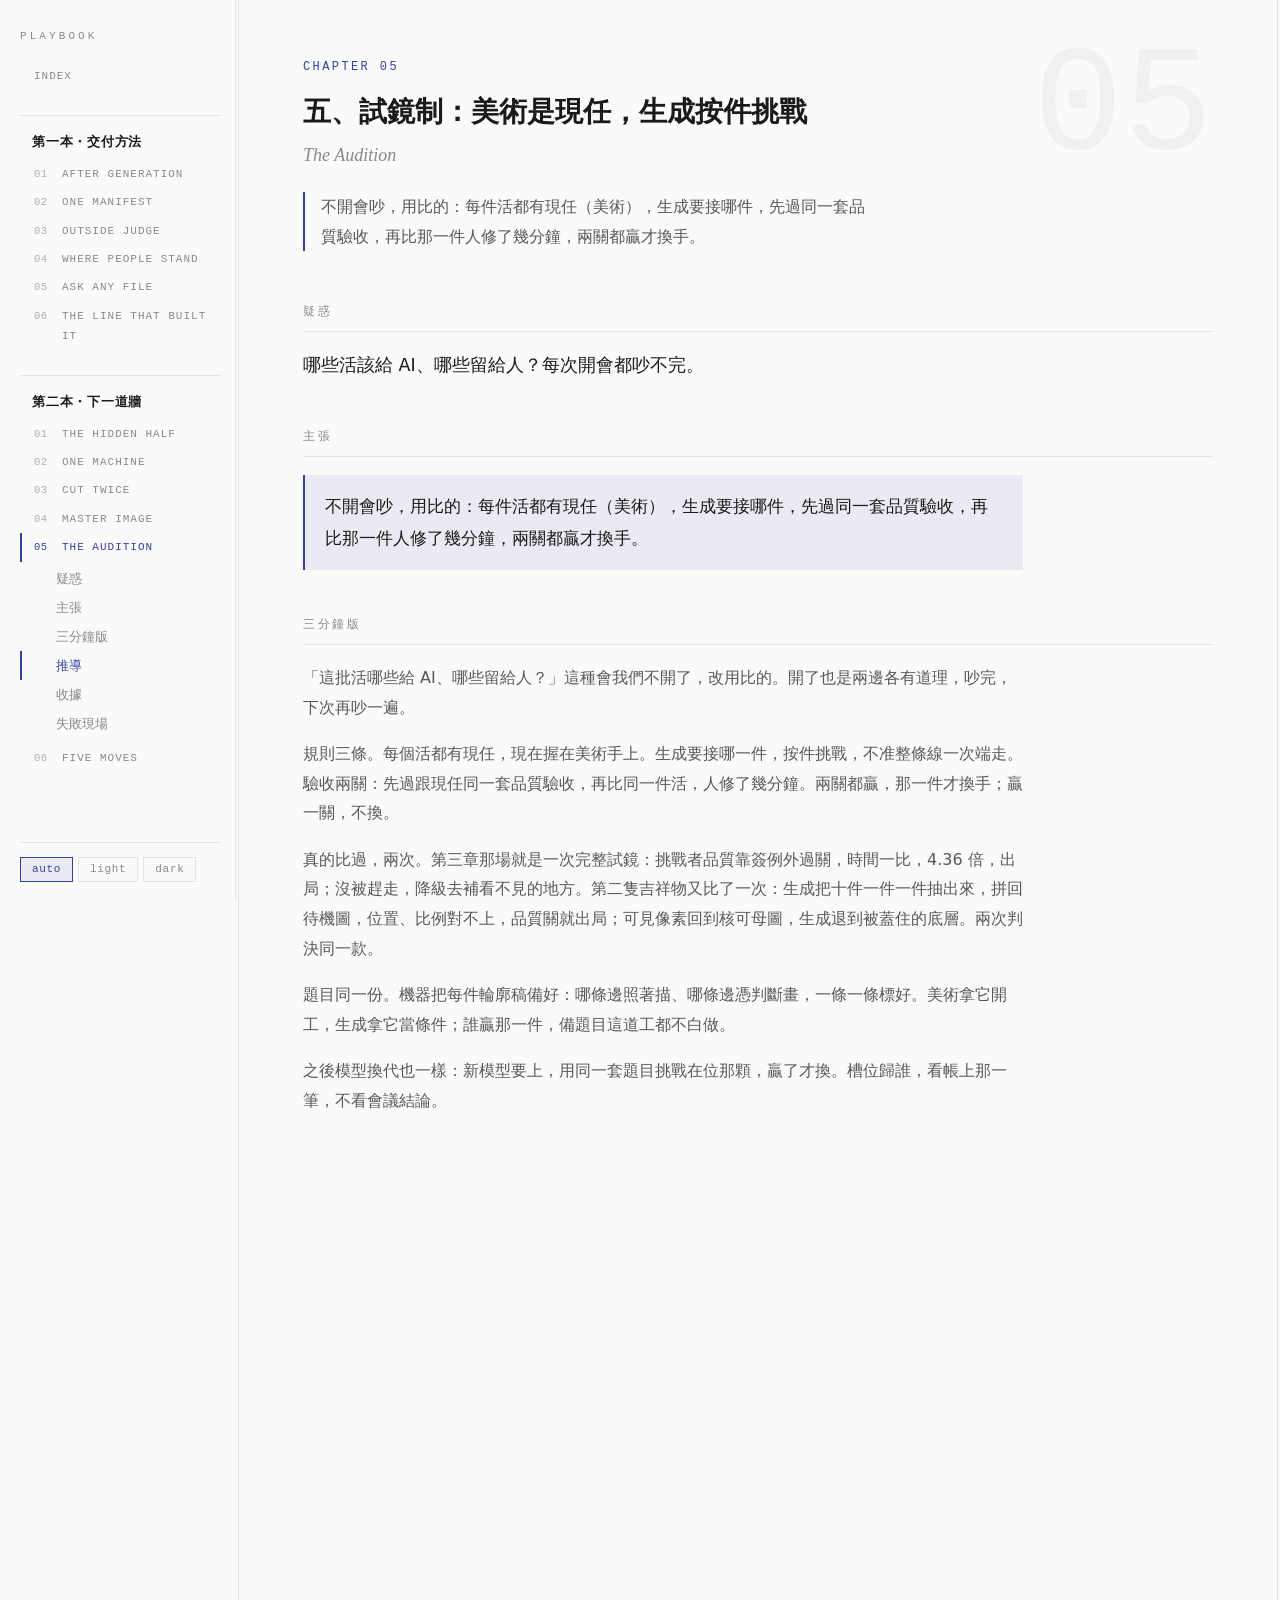
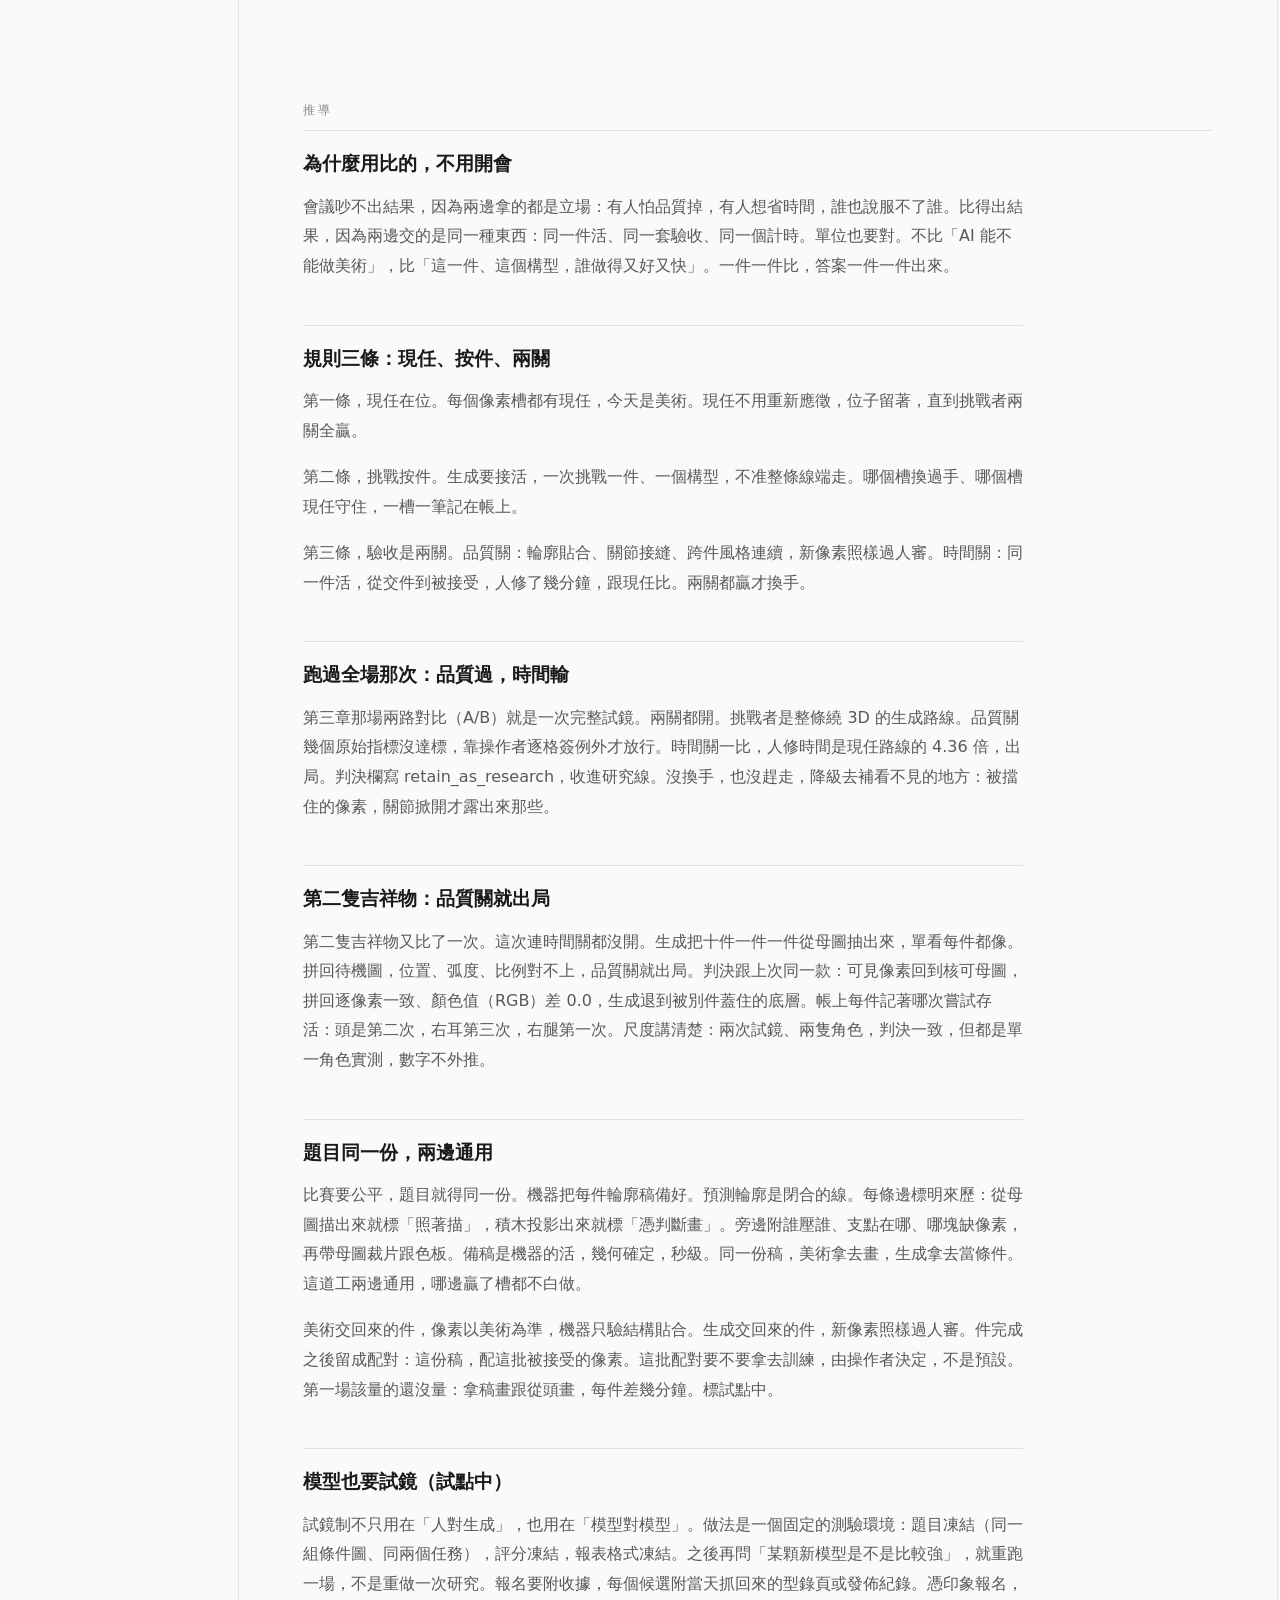
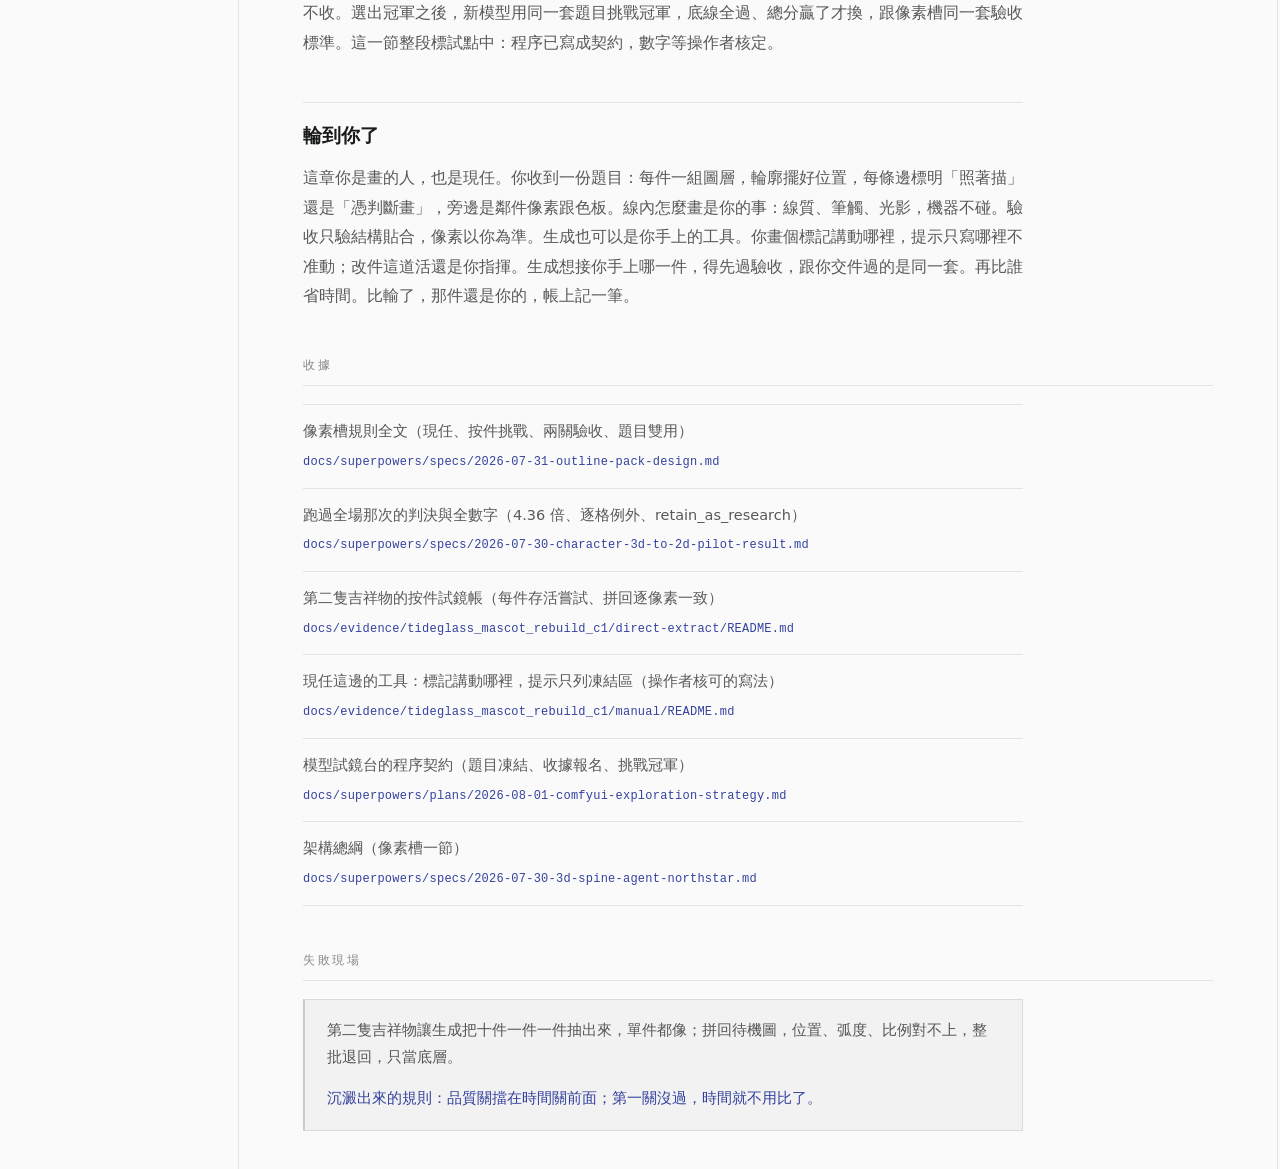
<file: nextwall-05.html>
<!DOCTYPE html>
<html lang="zh-Hant">
<head>
<meta charset="utf-8">
<meta name="viewport" content="width=device-width, initial-scale=1">
<title>五、試鏡制：美術是現任，生成按件挑戰｜下一道牆</title>
<link rel="stylesheet" href="assets/site.css">
</head>
<body>
<a class="skip" href="#ch5">跳到正文</a>
<div class="frame">
<aside class="sidebar">
  <a class="brand" href="index.html">PLAYBOOK</a>
  <nav class="side-nav" aria-label="全站章節">
    <a class="top-level home" href="index.html"><span class="lbl scramble" data-text="INDEX">INDEX</span></a>
    <p class="book-head">第一本・交付方法</p>
    <a class="top-level" href="method-01.html" title="一、生圖變快之後，交件也要跟著變快"><span class="no">01</span><span class="lbl scramble" data-text="AFTER GENERATION">AFTER GENERATION</span></a>
    <a class="top-level" href="method-02.html" title="二、契約：同一份清單檔，美術照它畫，遊戲照它收"><span class="no">02</span><span class="lbl scramble" data-text="ONE MANIFEST">ONE MANIFEST</span></a>
    <a class="top-level" href="method-03.html" title="三、產線：換皮不動骨，而且是官方播放程式判的"><span class="no">03</span><span class="lbl scramble" data-text="OUTSIDE JUDGE">OUTSIDE JUDGE</span></a>
    <a class="top-level" href="method-04.html" title="四、人的位置：機器守結構，人守品味"><span class="no">04</span><span class="lbl scramble" data-text="WHERE PEOPLE STAND">WHERE PEOPLE STAND</span></a>
    <a class="top-level" href="method-05.html" title="五、治理：每一張圖都問得出它從哪裡來"><span class="no">05</span><span class="lbl scramble" data-text="ASK ANY FILE">ASK ANY FILE</span></a>
    <a class="top-level" href="method-06.html" title="六、產線的產線：這套系統本身是被代理艦隊做出來的"><span class="no">06</span><span class="lbl scramble" data-text="THE LINE THAT BUILT IT">THE LINE THAT BUILT IT</span></a>
    <p class="book-head">第二本・下一道牆</p>
    <a class="top-level" href="nextwall-01.html" title="一、問題：被遮住的那一半"><span class="no">01</span><span class="lbl scramble" data-text="THE HIDDEN HALF">THE HIDDEN HALF</span></a>
    <a class="top-level" href="nextwall-02.html" title="二、一台機器：四層、四證據、插件按件"><span class="no">02</span><span class="lbl scramble" data-text="ONE MACHINE">ONE MACHINE</span></a>
    <a class="top-level" href="nextwall-03.html" title="三、拆了兩次：品質全過，工時是直接拆的 4.36 倍"><span class="no">03</span><span class="lbl scramble" data-text="CUT TWICE">CUT TWICE</span></a>
    <a class="top-level" href="nextwall-04.html" title="四、母圖法則：看得見的像素一個位元都不動"><span class="no">04</span><span class="lbl scramble" data-text="MASTER IMAGE">MASTER IMAGE</span></a>
    <a class="top-level active" href="nextwall-05.html" title="五、試鏡制：美術是現任，生成按件挑戰"><span class="no">05</span><span class="lbl scramble" data-text="THE AUDITION">THE AUDITION</span></a>
    <div class="subs">
      <a class="sub" href="#b-ask"><span class="lbl">疑惑</span></a>
      <a class="sub" href="#b-say"><span class="lbl">主張</span></a>
      <a class="sub" href="#b-brief"><span class="lbl">三分鐘版</span></a>
      <a class="sub" href="#b-derive"><span class="lbl">推導</span></a>
      <a class="sub" href="#b-receipts"><span class="lbl">收據</span></a>
      <a class="sub" href="#b-fall"><span class="lbl">失敗現場</span></a>
    </div>
    <a class="top-level" href="nextwall-06.html" title="六、方法論：五個動作，連它自己都帶否證條件"><span class="no">06</span><span class="lbl scramble" data-text="FIVE MOVES">FIVE MOVES</span></a>
  </nav>
  <div class="theme-toggle" role="group" aria-label="主題模式">
    <button type="button" data-mode="auto" aria-pressed="true">auto</button>
    <button type="button" data-mode="light" aria-pressed="false">light</button>
    <button type="button" data-mode="dark" aria-pressed="false">dark</button>
  </div>
</aside>
<main>
  <div class="col">
  <section class="chapter" id="ch5">
    <div class="band">
      <div class="ghost" aria-hidden="true">05</div>
      <div class="kicker">Chapter 05</div>
      <h2>五、試鏡制：美術是現任，生成按件挑戰</h2>
      <p class="entitle">The Audition</p>
      <p class="standfirst">不開會吵，用比的：每件活都有現任（美術），生成要接哪件，先過同一套品質驗收，再比那一件人修了幾分鐘，兩關都贏才換手。</p>
    </div>

    <div id="b-ask" class="blk ask">
      <h3>疑惑</h3>
      <p>哪些活該給 AI、哪些留給人？每次開會都吵不完。</p>
    </div>

    <div id="b-say" class="blk say">
      <h3>主張</h3>
      <p>不開會吵，用比的：每件活都有現任（美術），生成要接哪件，先過同一套品質驗收，再比那一件人修了幾分鐘，兩關都贏才換手。</p>
    </div>

    <div id="b-brief" class="blk">
      <h3>三分鐘版</h3>
      <p>「這批活哪些給 AI、哪些留給人？」這種會我們不開了，改用比的。開了也是兩邊各有道理，吵完，下次再吵一遍。</p>
      <p>規則三條。每個活都有現任，現在握在美術手上。生成要接哪一件，按件挑戰，不准整條線一次端走。驗收兩關：先過跟現任同一套品質驗收，再比同一件活，人修了幾分鐘。兩關都贏，那一件才換手；贏一關，不換。</p>
      <p>真的比過，兩次。第三章那場就是一次完整試鏡：挑戰者品質靠簽例外過關，時間一比，4.36 倍，出局；沒被趕走，降級去補看不見的地方。第二隻吉祥物又比了一次：生成把十件一件一件抽出來，拼回待機圖，位置、比例對不上，品質關就出局；可見像素回到核可母圖，生成退到被蓋住的底層。兩次判決同一款。</p>
      <p>題目同一份。機器把每件輪廓稿備好：哪條邊照著描、哪條邊憑判斷畫，一條一條標好。美術拿它開工，生成拿它當條件；誰贏那一件，備題目這道工都不白做。</p>
      <p>之後模型換代也一樣：新模型要上，用同一套題目挑戰在位那顆，贏了才換。槽位歸誰，看帳上那一筆，不看會議結論。</p>

      <figure class="dg">
        <div class="scroller">
          <svg viewBox="0 0 940 270" width="940" height="270" role="img" aria-label="圖 1　同一套題目，兩關都贏才換手" xmlns="http://www.w3.org/2000/svg">
            <defs>
              <marker id="ar5" viewBox="0 0 10 10" refX="9.5" refY="5" markerWidth="7" markerHeight="7" orient="auto-start-reverse">
                <path class="e-head" d="M0,0 L10,5 L0,10 Z"/>
              </marker>
            </defs>
            <path class="e-path" marker-end="url(#ar5)" d="M148,135 H180 V57 H213"/>
            <path class="e-path" marker-end="url(#ar5)" d="M148,135 H180 V213 H213"/>
            <path class="e-path" marker-end="url(#ar5)" d="M341,57 H373 V124 H406"/>
            <path class="e-path" marker-end="url(#ar5)" d="M341,213 H373 V146 H406"/>
            <path class="e-path" marker-end="url(#ar5)" d="M534,135 H599"/>
            <path class="e-path" marker-end="url(#ar5)" d="M727,135 H792"/>
            <text class="e-lbl" x="188" y="50" text-anchor="middle">拿去畫</text>
            <text class="e-lbl" x="188" y="206" text-anchor="middle">當條件</text>
            <text class="e-lbl" x="389" y="50" text-anchor="middle">交件</text>
            <text class="e-lbl" x="389" y="206" text-anchor="middle">交件</text>
            <text class="e-lbl" x="566" y="127" text-anchor="middle">都過才比</text>
            <text class="e-lbl" x="759" y="98" text-anchor="middle">兩關都贏才換手</text>
            <rect class="n-data" x="20" y="104" width="128" height="62" rx="4"/>
            <text class="n-lbl" x="84" y="130" text-anchor="middle">題目</text>
            <text class="n-tag" x="84" y="151" text-anchor="middle">唯讀</text>
            <rect class="n-human" x="213" y="26" width="128" height="62" rx="4"/>
            <text class="n-lbl" x="277" y="63" text-anchor="middle">美術·現任</text>
            <rect class="n-svc" x="213" y="182" width="128" height="62" rx="4"/>
            <text class="n-lbl" x="277" y="219" text-anchor="middle">生成·挑戰</text>
            <rect class="n-svc" x="406" y="104" width="128" height="62" rx="4"/>
            <text class="n-lbl" x="470" y="141" text-anchor="middle">品質關</text>
            <rect class="n-svc" x="599" y="104" width="128" height="62" rx="4"/>
            <text class="n-lbl" x="663" y="141" text-anchor="middle">時間關</text>
            <rect class="n-data" x="792" y="104" width="128" height="62" rx="4"/>
            <text class="n-lbl" x="856" y="130" text-anchor="middle">槽位帳</text>
            <text class="n-tag" x="856" y="151" text-anchor="middle">唯讀</text>
          </svg>
        </div>
        <figcaption>圖 1　同一套題目，兩關都贏才換手</figcaption>
      </figure>
    </div>

    <div id="b-derive" class="blk">
      <h3>推導</h3>

      <h4>為什麼用比的，不用開會</h4>
      <p>會議吵不出結果，因為兩邊拿的都是立場：有人怕品質掉，有人想省時間，誰也說服不了誰。比得出結果，因為兩邊交的是同一種東西：同一件活、同一套驗收、同一個計時。單位也要對。不比「AI 能不能做美術」，比「這一件、這個構型，誰做得又好又快」。一件一件比，答案一件一件出來。</p>

      <h4>規則三條：現任、按件、兩關</h4>
      <p>第一條，現任在位。每個像素槽都有現任，今天是美術。現任不用重新應徵，位子留著，直到挑戰者兩關全贏。</p>
      <p>第二條，挑戰按件。生成要接活，一次挑戰一件、一個構型，不准整條線端走。哪個槽換過手、哪個槽現任守住，一槽一筆記在帳上。</p>
      <p>第三條，驗收是兩關。品質關：輪廓貼合、關節接縫、跨件風格連續，新像素照樣過人審。時間關：同一件活，從交件到被接受，人修了幾分鐘，跟現任比。兩關都贏才換手。</p>

      <h4>跑過全場那次：品質過，時間輸</h4>
      <p>第三章那場兩路對比（A/B）就是一次完整試鏡。兩關都開。挑戰者是整條繞 3D 的生成路線。品質關幾個原始指標沒達標，靠操作者逐格簽例外才放行。時間關一比，人修時間是現任路線的 4.36 倍，出局。判決欄寫 retain_as_research，收進研究線。沒換手，也沒趕走，降級去補看不見的地方：被擋住的像素，關節掀開才露出來那些。</p>

      <h4>第二隻吉祥物：品質關就出局</h4>
      <p>第二隻吉祥物又比了一次。這次連時間關都沒開。生成把十件一件一件從母圖抽出來，單看每件都像。拼回待機圖，位置、弧度、比例對不上，品質關就出局。判決跟上次同一款：可見像素回到核可母圖，拼回逐像素一致、顏色值（RGB）差 0.0，生成退到被別件蓋住的底層。帳上每件記著哪次嘗試存活：頭是第二次，右耳第三次，右腿第一次。尺度講清楚：兩次試鏡、兩隻角色，判決一致，但都是單一角色實測，數字不外推。</p>

      <h4>題目同一份，兩邊通用</h4>
      <p>比賽要公平，題目就得同一份。機器把每件輪廓稿備好。預測輪廓是閉合的線。每條邊標明來歷：從母圖描出來就標「照著描」，積木投影出來就標「憑判斷畫」。旁邊附誰壓誰、支點在哪、哪塊缺像素，再帶母圖裁片跟色板。備稿是機器的活，幾何確定，秒級。同一份稿，美術拿去畫，生成拿去當條件。這道工兩邊通用，哪邊贏了槽都不白做。</p>
      <p>美術交回來的件，像素以美術為準，機器只驗結構貼合。生成交回來的件，新像素照樣過人審。件完成之後留成配對：這份稿，配這批被接受的像素。這批配對要不要拿去訓練，由操作者決定，不是預設。第一場該量的還沒量：拿稿畫跟從頭畫，每件差幾分鐘。標試點中。</p>

      <h4>模型也要試鏡（試點中）</h4>
      <p>試鏡制不只用在「人對生成」，也用在「模型對模型」。做法是一個固定的測驗環境：題目凍結（同一組條件圖、同兩個任務），評分凍結，報表格式凍結。之後再問「某顆新模型是不是比較強」，就重跑一場，不是重做一次研究。報名要附收據，每個候選附當天抓回來的型錄頁或發佈紀錄。憑印象報名，不收。選出冠軍之後，新模型用同一套題目挑戰冠軍，底線全過、總分贏了才換，跟像素槽同一套驗收標準。這一節整段標試點中：程序已寫成契約，數字等操作者核定。</p>

      <h4>輪到你了</h4>
      <p>這章你是畫的人，也是現任。你收到一份題目：每件一組圖層，輪廓擺好位置，每條邊標明「照著描」還是「憑判斷畫」，旁邊是鄰件像素跟色板。線內怎麼畫是你的事：線質、筆觸、光影，機器不碰。驗收只驗結構貼合，像素以你為準。生成也可以是你手上的工具。你畫個標記講動哪裡，提示只寫哪裡不准動；改件這道活還是你指揮。生成想接你手上哪一件，得先過驗收，跟你交件過的是同一套。再比誰省時間。比輸了，那件還是你的，帳上記一筆。</p>
    </div>

    <div id="b-receipts" class="blk">
      <h3>收據</h3>
      <ol class="receipts">
        <li>
          <p class="rk">像素槽規則全文（現任、按件挑戰、兩關驗收、題目雙用）</p>
          <a class="rl" href="https://github.com/fagemx/skinforge/blob/main/docs/superpowers/specs/2026-07-31-outline-pack-design.md">docs/superpowers/specs/2026-07-31-outline-pack-design.md</a>
        </li>
        <li>
          <p class="rk">跑過全場那次的判決與全數字（4.36 倍、逐格例外、retain_as_research）</p>
          <a class="rl" href="https://github.com/fagemx/skinforge/blob/main/docs/superpowers/specs/2026-07-30-character-3d-to-2d-pilot-result.md">docs/superpowers/specs/2026-07-30-character-3d-to-2d-pilot-result.md</a>
        </li>
        <li>
          <p class="rk">第二隻吉祥物的按件試鏡帳（每件存活嘗試、拼回逐像素一致）</p>
          <a class="rl" href="https://github.com/fagemx/skinforge/blob/main/docs/evidence/tideglass_mascot_rebuild_c1/direct-extract/README.md">docs/evidence/tideglass_mascot_rebuild_c1/direct-extract/README.md</a>
        </li>
        <li>
          <p class="rk">現任這邊的工具：標記講動哪裡，提示只列凍結區（操作者核可的寫法）</p>
          <a class="rl" href="https://github.com/fagemx/skinforge/blob/main/docs/evidence/tideglass_mascot_rebuild_c1/manual/README.md">docs/evidence/tideglass_mascot_rebuild_c1/manual/README.md</a>
        </li>
        <li>
          <p class="rk">模型試鏡台的程序契約（題目凍結、收據報名、挑戰冠軍）</p>
          <a class="rl" href="https://github.com/fagemx/skinforge/blob/main/docs/superpowers/plans/2026-08-01-comfyui-exploration-strategy.md">docs/superpowers/plans/2026-08-01-comfyui-exploration-strategy.md</a>
        </li>
        <li>
          <p class="rk">架構總綱（像素槽一節）</p>
          <a class="rl" href="https://github.com/fagemx/skinforge/blob/main/docs/superpowers/specs/2026-07-30-3d-spine-agent-northstar.md">docs/superpowers/specs/2026-07-30-3d-spine-agent-northstar.md</a>
        </li>
      </ol>
    </div>

    <div id="b-fall" class="blk">
      <h3>失敗現場</h3>
      <div class="fall">
        <p>第二隻吉祥物讓生成把十件一件一件抽出來，單件都像；拼回待機圖，位置、弧度、比例對不上，整批退回，只當底層。</p>
        <p class="rule">沉澱出來的規則：品質關擋在時間關前面；第一關沒過，時間就不用比了。</p>
      </div>
    </div>
  </section>

  <nav class="pager" aria-label="前後章">
    <a class="prev" href="nextwall-04.html"><span class="dir">上一章</span><span class="t">四、母圖法則：看得見的像素一個位元都不動</span></a>
    <a class="next" href="nextwall-06.html"><span class="dir">下一章</span><span class="t">六、方法論：五個動作，連它自己都帶否證條件</span></a>
  </nav>
  </div>
  <footer class="site">
    <div class="col">
      <span><a href="index.html">作品集完整版：兩本 playbook</a></span>
      <span class="mono">下一道牆 05／06 · 最後更新：2026-08-04</span>
    </div>
  </footer>
</main>
</div>
<script src="assets/site.js"></script>
</body>
</html>
</file>
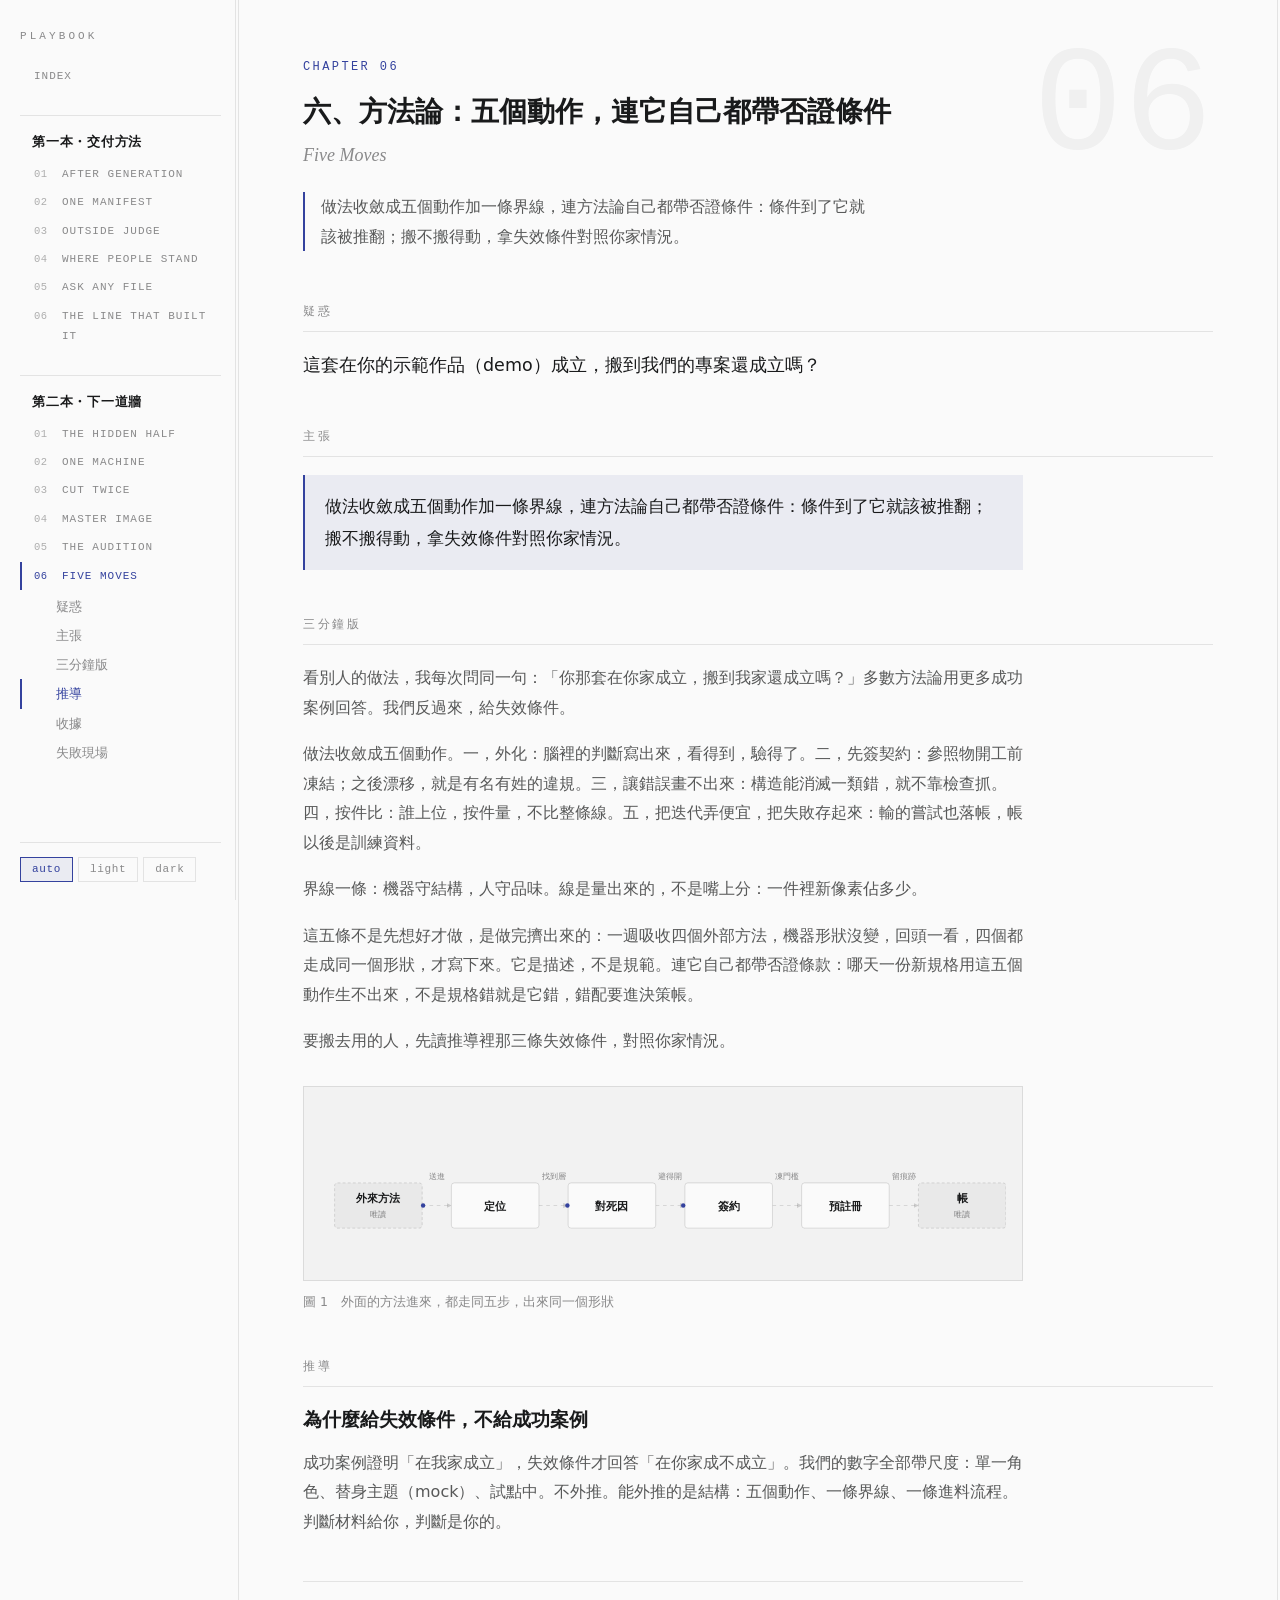
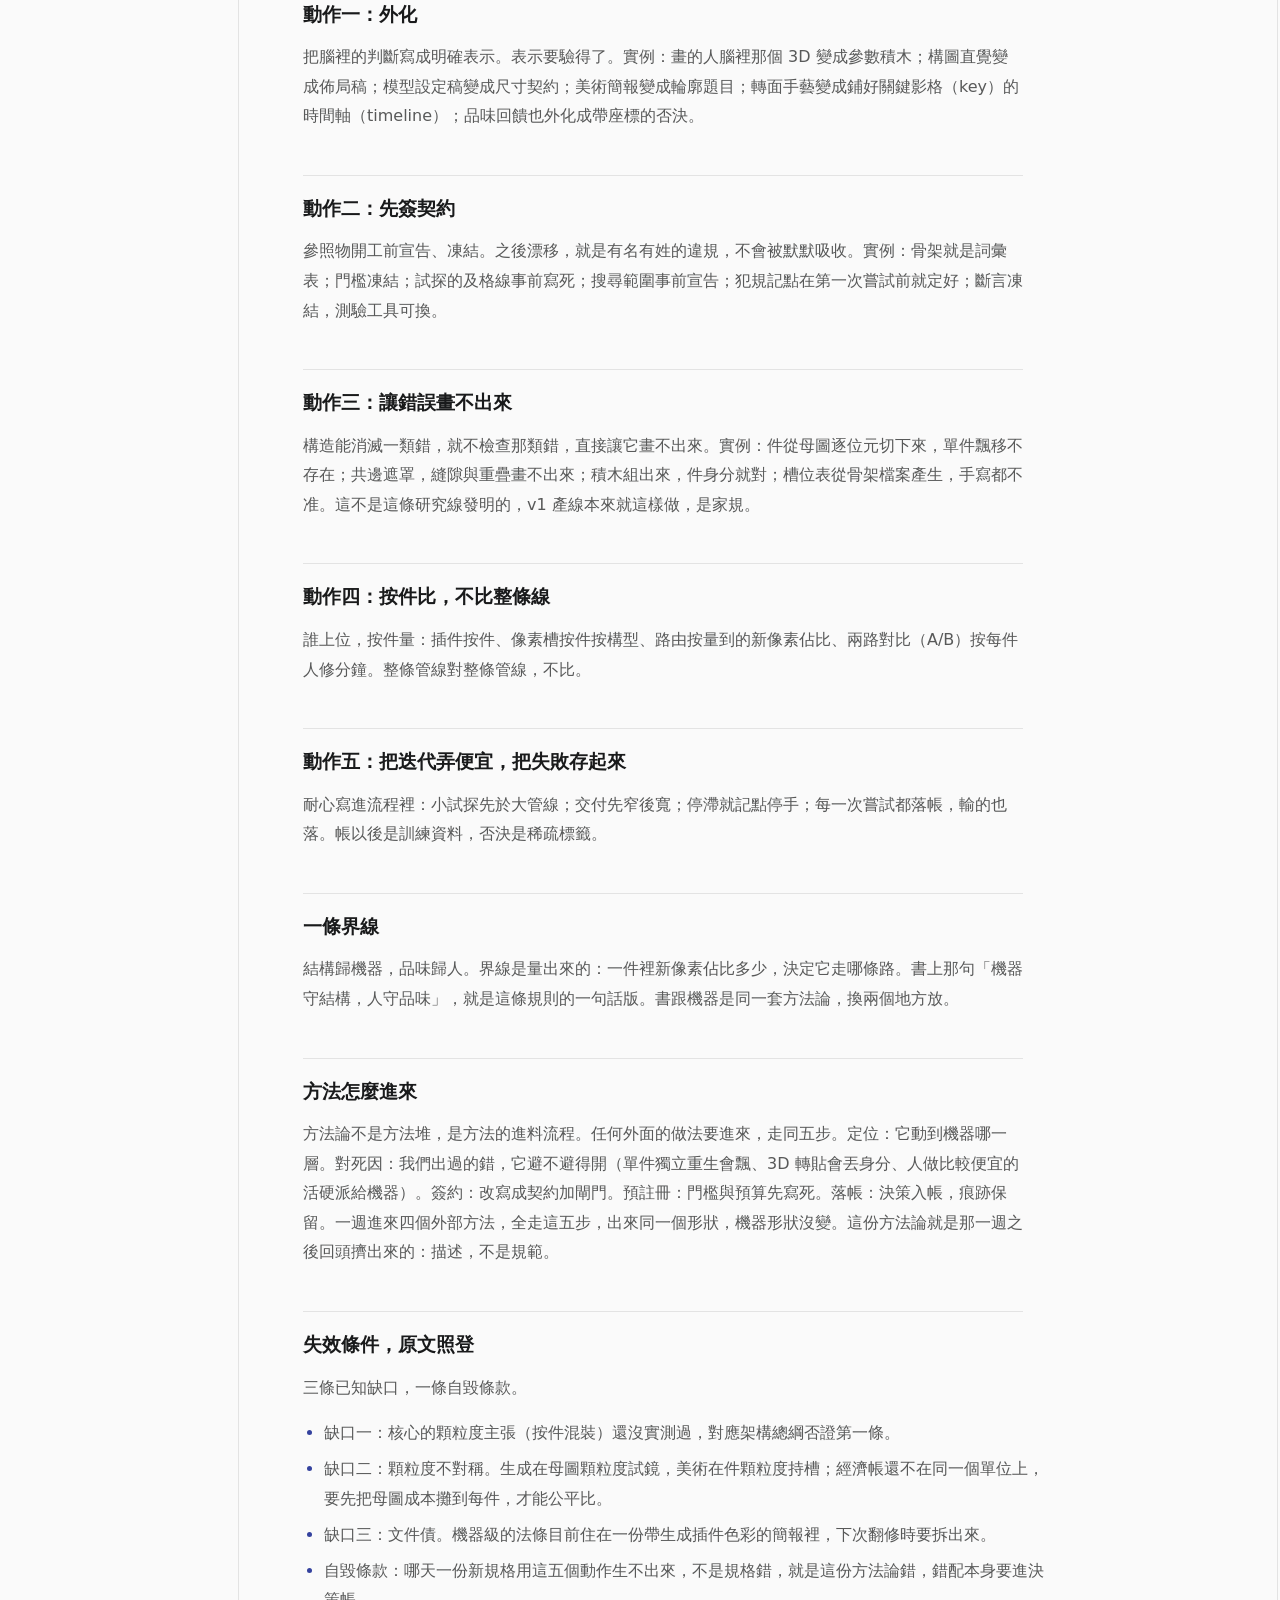
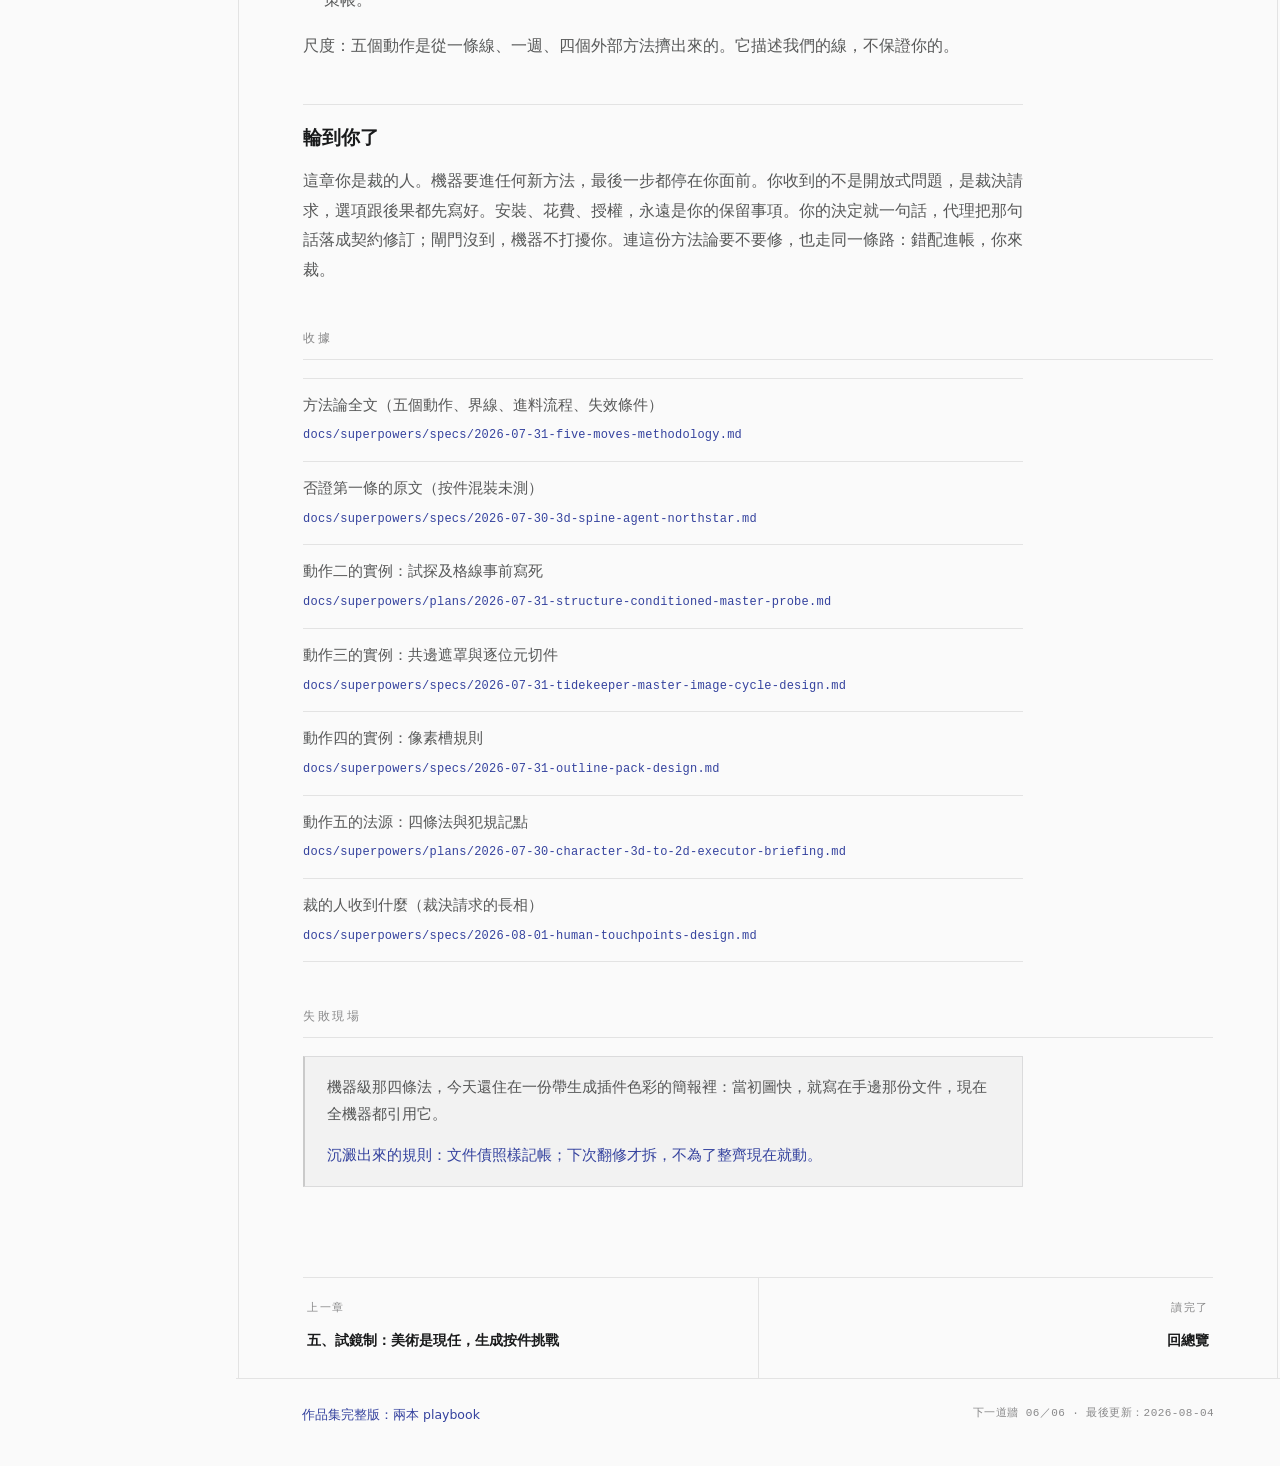
<file: nextwall-06.html>
<!DOCTYPE html>
<html lang="zh-Hant">
<head>
<meta charset="utf-8">
<meta name="viewport" content="width=device-width, initial-scale=1">
<title>六、方法論：五個動作，連它自己都帶否證條件｜下一道牆</title>
<link rel="stylesheet" href="assets/site.css">
</head>
<body>
<a class="skip" href="#ch6">跳到正文</a>
<div class="frame">
<aside class="sidebar">
  <a class="brand" href="index.html">PLAYBOOK</a>
  <nav class="side-nav" aria-label="全站章節">
    <a class="top-level home" href="index.html"><span class="lbl scramble" data-text="INDEX">INDEX</span></a>
    <p class="book-head">第一本・交付方法</p>
    <a class="top-level" href="method-01.html" title="一、生圖變快之後，交件也要跟著變快"><span class="no">01</span><span class="lbl scramble" data-text="AFTER GENERATION">AFTER GENERATION</span></a>
    <a class="top-level" href="method-02.html" title="二、契約：同一份清單檔，美術照它畫，遊戲照它收"><span class="no">02</span><span class="lbl scramble" data-text="ONE MANIFEST">ONE MANIFEST</span></a>
    <a class="top-level" href="method-03.html" title="三、產線：換皮不動骨，而且是官方播放程式判的"><span class="no">03</span><span class="lbl scramble" data-text="OUTSIDE JUDGE">OUTSIDE JUDGE</span></a>
    <a class="top-level" href="method-04.html" title="四、人的位置：機器守結構，人守品味"><span class="no">04</span><span class="lbl scramble" data-text="WHERE PEOPLE STAND">WHERE PEOPLE STAND</span></a>
    <a class="top-level" href="method-05.html" title="五、治理：每一張圖都問得出它從哪裡來"><span class="no">05</span><span class="lbl scramble" data-text="ASK ANY FILE">ASK ANY FILE</span></a>
    <a class="top-level" href="method-06.html" title="六、產線的產線：這套系統本身是被代理艦隊做出來的"><span class="no">06</span><span class="lbl scramble" data-text="THE LINE THAT BUILT IT">THE LINE THAT BUILT IT</span></a>
    <p class="book-head">第二本・下一道牆</p>
    <a class="top-level" href="nextwall-01.html" title="一、問題：被遮住的那一半"><span class="no">01</span><span class="lbl scramble" data-text="THE HIDDEN HALF">THE HIDDEN HALF</span></a>
    <a class="top-level" href="nextwall-02.html" title="二、一台機器：四層、四證據、插件按件"><span class="no">02</span><span class="lbl scramble" data-text="ONE MACHINE">ONE MACHINE</span></a>
    <a class="top-level" href="nextwall-03.html" title="三、拆了兩次：品質全過，工時是直接拆的 4.36 倍"><span class="no">03</span><span class="lbl scramble" data-text="CUT TWICE">CUT TWICE</span></a>
    <a class="top-level" href="nextwall-04.html" title="四、母圖法則：看得見的像素一個位元都不動"><span class="no">04</span><span class="lbl scramble" data-text="MASTER IMAGE">MASTER IMAGE</span></a>
    <a class="top-level" href="nextwall-05.html" title="五、試鏡制：美術是現任，生成按件挑戰"><span class="no">05</span><span class="lbl scramble" data-text="THE AUDITION">THE AUDITION</span></a>
    <a class="top-level active" href="nextwall-06.html" title="六、方法論：五個動作，連它自己都帶否證條件"><span class="no">06</span><span class="lbl scramble" data-text="FIVE MOVES">FIVE MOVES</span></a>
    <div class="subs">
      <a class="sub" href="#b-ask"><span class="lbl">疑惑</span></a>
      <a class="sub" href="#b-say"><span class="lbl">主張</span></a>
      <a class="sub" href="#b-brief"><span class="lbl">三分鐘版</span></a>
      <a class="sub" href="#b-derive"><span class="lbl">推導</span></a>
      <a class="sub" href="#b-receipts"><span class="lbl">收據</span></a>
      <a class="sub" href="#b-fall"><span class="lbl">失敗現場</span></a>
    </div>
  </nav>
  <div class="theme-toggle" role="group" aria-label="主題模式">
    <button type="button" data-mode="auto" aria-pressed="true">auto</button>
    <button type="button" data-mode="light" aria-pressed="false">light</button>
    <button type="button" data-mode="dark" aria-pressed="false">dark</button>
  </div>
</aside>
<main>
  <div class="col">
  <section class="chapter" id="ch6">
    <div class="band">
      <div class="ghost" aria-hidden="true">06</div>
      <div class="kicker">Chapter 06</div>
      <h2>六、方法論：五個動作，連它自己都帶否證條件</h2>
      <p class="entitle">Five Moves</p>
      <p class="standfirst">做法收斂成五個動作加一條界線，連方法論自己都帶否證條件：條件到了它就該被推翻；搬不搬得動，拿失效條件對照你家情況。</p>
    </div>

    <div id="b-ask" class="blk ask">
      <h3>疑惑</h3>
      <p>這套在你的示範作品（demo）成立，搬到我們的專案還成立嗎？</p>
    </div>

    <div id="b-say" class="blk say">
      <h3>主張</h3>
      <p>做法收斂成五個動作加一條界線，連方法論自己都帶否證條件：條件到了它就該被推翻；搬不搬得動，拿失效條件對照你家情況。</p>
    </div>

    <div id="b-brief" class="blk">
      <h3>三分鐘版</h3>
      <p>看別人的做法，我每次問同一句：「你那套在你家成立，搬到我家還成立嗎？」多數方法論用更多成功案例回答。我們反過來，給失效條件。</p>
      <p>做法收斂成五個動作。一，外化：腦裡的判斷寫出來，看得到，驗得了。二，先簽契約：參照物開工前凍結；之後漂移，就是有名有姓的違規。三，讓錯誤畫不出來：構造能消滅一類錯，就不靠檢查抓。四，按件比：誰上位，按件量，不比整條線。五，把迭代弄便宜，把失敗存起來：輸的嘗試也落帳，帳以後是訓練資料。</p>
      <p>界線一條：機器守結構，人守品味。線是量出來的，不是嘴上分：一件裡新像素佔多少。</p>
      <p>這五條不是先想好才做，是做完擠出來的：一週吸收四個外部方法，機器形狀沒變，回頭一看，四個都走成同一個形狀，才寫下來。它是描述，不是規範。連它自己都帶否證條款：哪天一份新規格用這五個動作生不出來，不是規格錯就是它錯，錯配要進決策帳。</p>
      <p>要搬去用的人，先讀推導裡那三條失效條件，對照你家情況。</p>

      <figure class="dg">
        <div class="scroller">
          <svg viewBox="0 0 940 210" width="940" height="210" role="img" aria-label="圖 1　外面的方法進來，都走同五步，出來同一個形狀" xmlns="http://www.w3.org/2000/svg">
            <defs>
              <marker id="ar6" viewBox="0 0 10 10" refX="9.5" refY="5" markerWidth="7" markerHeight="7" orient="auto-start-reverse">
                <path class="e-head" d="M0,0 L10,5 L0,10 Z"/>
              </marker>
            </defs>
            <path class="e-path" marker-end="url(#ar6)" d="M140,135 H180"/>
            <path class="e-path" marker-end="url(#ar6)" d="M300,135 H340"/>
            <path class="e-path" marker-end="url(#ar6)" d="M460,135 H500"/>
            <path class="e-path" marker-end="url(#ar6)" d="M620,135 H660"/>
            <path class="e-path" marker-end="url(#ar6)" d="M780,135 H820"/>
            <text class="e-lbl" x="160" y="98" text-anchor="middle">送進</text>
            <text class="e-lbl" x="320" y="98" text-anchor="middle">找到層</text>
            <text class="e-lbl" x="480" y="98" text-anchor="middle">避得開</text>
            <text class="e-lbl" x="640" y="98" text-anchor="middle">凍門檻</text>
            <text class="e-lbl" x="800" y="98" text-anchor="middle">留痕跡</text>
            <rect class="n-data" x="20" y="104" width="120" height="62" rx="4"/>
            <text class="n-lbl" x="80" y="130" text-anchor="middle">外來方法</text>
            <text class="n-tag" x="80" y="151" text-anchor="middle">唯讀</text>
            <rect class="n-svc" x="180" y="104" width="120" height="62" rx="4"/>
            <text class="n-lbl" x="240" y="141" text-anchor="middle">定位</text>
            <rect class="n-svc" x="340" y="104" width="120" height="62" rx="4"/>
            <text class="n-lbl" x="400" y="141" text-anchor="middle">對死因</text>
            <rect class="n-svc" x="500" y="104" width="120" height="62" rx="4"/>
            <text class="n-lbl" x="560" y="141" text-anchor="middle">簽約</text>
            <rect class="n-svc" x="660" y="104" width="120" height="62" rx="4"/>
            <text class="n-lbl" x="720" y="141" text-anchor="middle">預註冊</text>
            <rect class="n-data" x="820" y="104" width="120" height="62" rx="4"/>
            <text class="n-lbl" x="880" y="130" text-anchor="middle">帳</text>
            <text class="n-tag" x="880" y="151" text-anchor="middle">唯讀</text>
          </svg>
        </div>
        <figcaption>圖 1　外面的方法進來，都走同五步，出來同一個形狀</figcaption>
      </figure>
    </div>

    <div id="b-derive" class="blk">
      <h3>推導</h3>

      <h4>為什麼給失效條件，不給成功案例</h4>
      <p>成功案例證明「在我家成立」，失效條件才回答「在你家成不成立」。我們的數字全部帶尺度：單一角色、替身主題（mock）、試點中。不外推。能外推的是結構：五個動作、一條界線、一條進料流程。判斷材料給你，判斷是你的。</p>

      <h4>動作一：外化</h4>
      <p>把腦裡的判斷寫成明確表示。表示要驗得了。實例：畫的人腦裡那個 3D 變成參數積木；構圖直覺變成佈局稿；模型設定稿變成尺寸契約；美術簡報變成輪廓題目；轉面手藝變成鋪好關鍵影格（key）的時間軸（timeline）；品味回饋也外化成帶座標的否決。</p>

      <h4>動作二：先簽契約</h4>
      <p>參照物開工前宣告、凍結。之後漂移，就是有名有姓的違規，不會被默默吸收。實例：骨架就是詞彙表；門檻凍結；試探的及格線事前寫死；搜尋範圍事前宣告；犯規記點在第一次嘗試前就定好；斷言凍結，測驗工具可換。</p>

      <h4>動作三：讓錯誤畫不出來</h4>
      <p>構造能消滅一類錯，就不檢查那類錯，直接讓它畫不出來。實例：件從母圖逐位元切下來，單件飄移不存在；共邊遮罩，縫隙與重疊畫不出來；積木組出來，件身分就對；槽位表從骨架檔案產生，手寫都不准。這不是這條研究線發明的，v1 產線本來就這樣做，是家規。</p>

      <h4>動作四：按件比，不比整條線</h4>
      <p>誰上位，按件量：插件按件、像素槽按件按構型、路由按量到的新像素佔比、兩路對比（A/B）按每件人修分鐘。整條管線對整條管線，不比。</p>

      <h4>動作五：把迭代弄便宜，把失敗存起來</h4>
      <p>耐心寫進流程裡：小試探先於大管線；交付先窄後寬；停滯就記點停手；每一次嘗試都落帳，輸的也落。帳以後是訓練資料，否決是稀疏標籤。</p>

      <h4>一條界線</h4>
      <p>結構歸機器，品味歸人。界線是量出來的：一件裡新像素佔比多少，決定它走哪條路。書上那句「機器守結構，人守品味」，就是這條規則的一句話版。書跟機器是同一套方法論，換兩個地方放。</p>

      <h4>方法怎麼進來</h4>
      <p>方法論不是方法堆，是方法的進料流程。任何外面的做法要進來，走同五步。定位：它動到機器哪一層。對死因：我們出過的錯，它避不避得開（單件獨立重生會飄、3D 轉貼會丟身分、人做比較便宜的活硬派給機器）。簽約：改寫成契約加閘門。預註冊：門檻與預算先寫死。落帳：決策入帳，痕跡保留。一週進來四個外部方法，全走這五步，出來同一個形狀，機器形狀沒變。這份方法論就是那一週之後回頭擠出來的：描述，不是規範。</p>

      <h4>失效條件，原文照登</h4>
      <p>三條已知缺口，一條自毀條款。</p>
      <ul>
        <li>缺口一：核心的顆粒度主張（按件混裝）還沒實測過，對應架構總綱否證第一條。</li>
        <li>缺口二：顆粒度不對稱。生成在母圖顆粒度試鏡，美術在件顆粒度持槽；經濟帳還不在同一個單位上，要先把母圖成本攤到每件，才能公平比。</li>
        <li>缺口三：文件債。機器級的法條目前住在一份帶生成插件色彩的簡報裡，下次翻修時要拆出來。</li>
        <li>自毀條款：哪天一份新規格用這五個動作生不出來，不是規格錯，就是這份方法論錯，錯配本身要進決策帳。</li>
      </ul>
      <p>尺度：五個動作是從一條線、一週、四個外部方法擠出來的。它描述我們的線，不保證你的。</p>

      <h4>輪到你了</h4>
      <p>這章你是裁的人。機器要進任何新方法，最後一步都停在你面前。你收到的不是開放式問題，是裁決請求，選項跟後果都先寫好。安裝、花費、授權，永遠是你的保留事項。你的決定就一句話，代理把那句話落成契約修訂；閘門沒到，機器不打擾你。連這份方法論要不要修，也走同一條路：錯配進帳，你來裁。</p>
    </div>

    <div id="b-receipts" class="blk">
      <h3>收據</h3>
      <ol class="receipts">
        <li>
          <p class="rk">方法論全文（五個動作、界線、進料流程、失效條件）</p>
          <a class="rl" href="https://github.com/fagemx/skinforge/blob/main/docs/superpowers/specs/2026-07-31-five-moves-methodology.md">docs/superpowers/specs/2026-07-31-five-moves-methodology.md</a>
        </li>
        <li>
          <p class="rk">否證第一條的原文（按件混裝未測）</p>
          <a class="rl" href="https://github.com/fagemx/skinforge/blob/main/docs/superpowers/specs/2026-07-30-3d-spine-agent-northstar.md">docs/superpowers/specs/2026-07-30-3d-spine-agent-northstar.md</a>
        </li>
        <li>
          <p class="rk">動作二的實例：試探及格線事前寫死</p>
          <a class="rl" href="https://github.com/fagemx/skinforge/blob/main/docs/superpowers/plans/2026-07-31-structure-conditioned-master-probe.md">docs/superpowers/plans/2026-07-31-structure-conditioned-master-probe.md</a>
        </li>
        <li>
          <p class="rk">動作三的實例：共邊遮罩與逐位元切件</p>
          <a class="rl" href="https://github.com/fagemx/skinforge/blob/main/docs/superpowers/specs/2026-07-31-tidekeeper-master-image-cycle-design.md">docs/superpowers/specs/2026-07-31-tidekeeper-master-image-cycle-design.md</a>
        </li>
        <li>
          <p class="rk">動作四的實例：像素槽規則</p>
          <a class="rl" href="https://github.com/fagemx/skinforge/blob/main/docs/superpowers/specs/2026-07-31-outline-pack-design.md">docs/superpowers/specs/2026-07-31-outline-pack-design.md</a>
        </li>
        <li>
          <p class="rk">動作五的法源：四條法與犯規記點</p>
          <a class="rl" href="https://github.com/fagemx/skinforge/blob/main/docs/superpowers/plans/2026-07-30-character-3d-to-2d-executor-briefing.md">docs/superpowers/plans/2026-07-30-character-3d-to-2d-executor-briefing.md</a>
        </li>
        <li>
          <p class="rk">裁的人收到什麼（裁決請求的長相）</p>
          <a class="rl" href="https://github.com/fagemx/skinforge/blob/main/docs/superpowers/specs/2026-08-01-human-touchpoints-design.md">docs/superpowers/specs/2026-08-01-human-touchpoints-design.md</a>
        </li>
      </ol>
    </div>

    <div id="b-fall" class="blk">
      <h3>失敗現場</h3>
      <div class="fall">
        <p>機器級那四條法，今天還住在一份帶生成插件色彩的簡報裡：當初圖快，就寫在手邊那份文件，現在全機器都引用它。</p>
        <p class="rule">沉澱出來的規則：文件債照樣記帳；下次翻修才拆，不為了整齊現在就動。</p>
      </div>
    </div>
  </section>

  <nav class="pager" aria-label="前後章">
    <a class="prev" href="nextwall-05.html"><span class="dir">上一章</span><span class="t">五、試鏡制：美術是現任，生成按件挑戰</span></a>
    <a class="next" href="index.html"><span class="dir">讀完了</span><span class="t">回總覽</span></a>
  </nav>
  </div>
  <footer class="site">
    <div class="col">
      <span><a href="index.html">作品集完整版：兩本 playbook</a></span>
      <span class="mono">下一道牆 06／06 · 最後更新：2026-08-04</span>
    </div>
  </footer>
</main>
</div>
<script src="assets/site.js"></script>
</body>
</html>
</file>
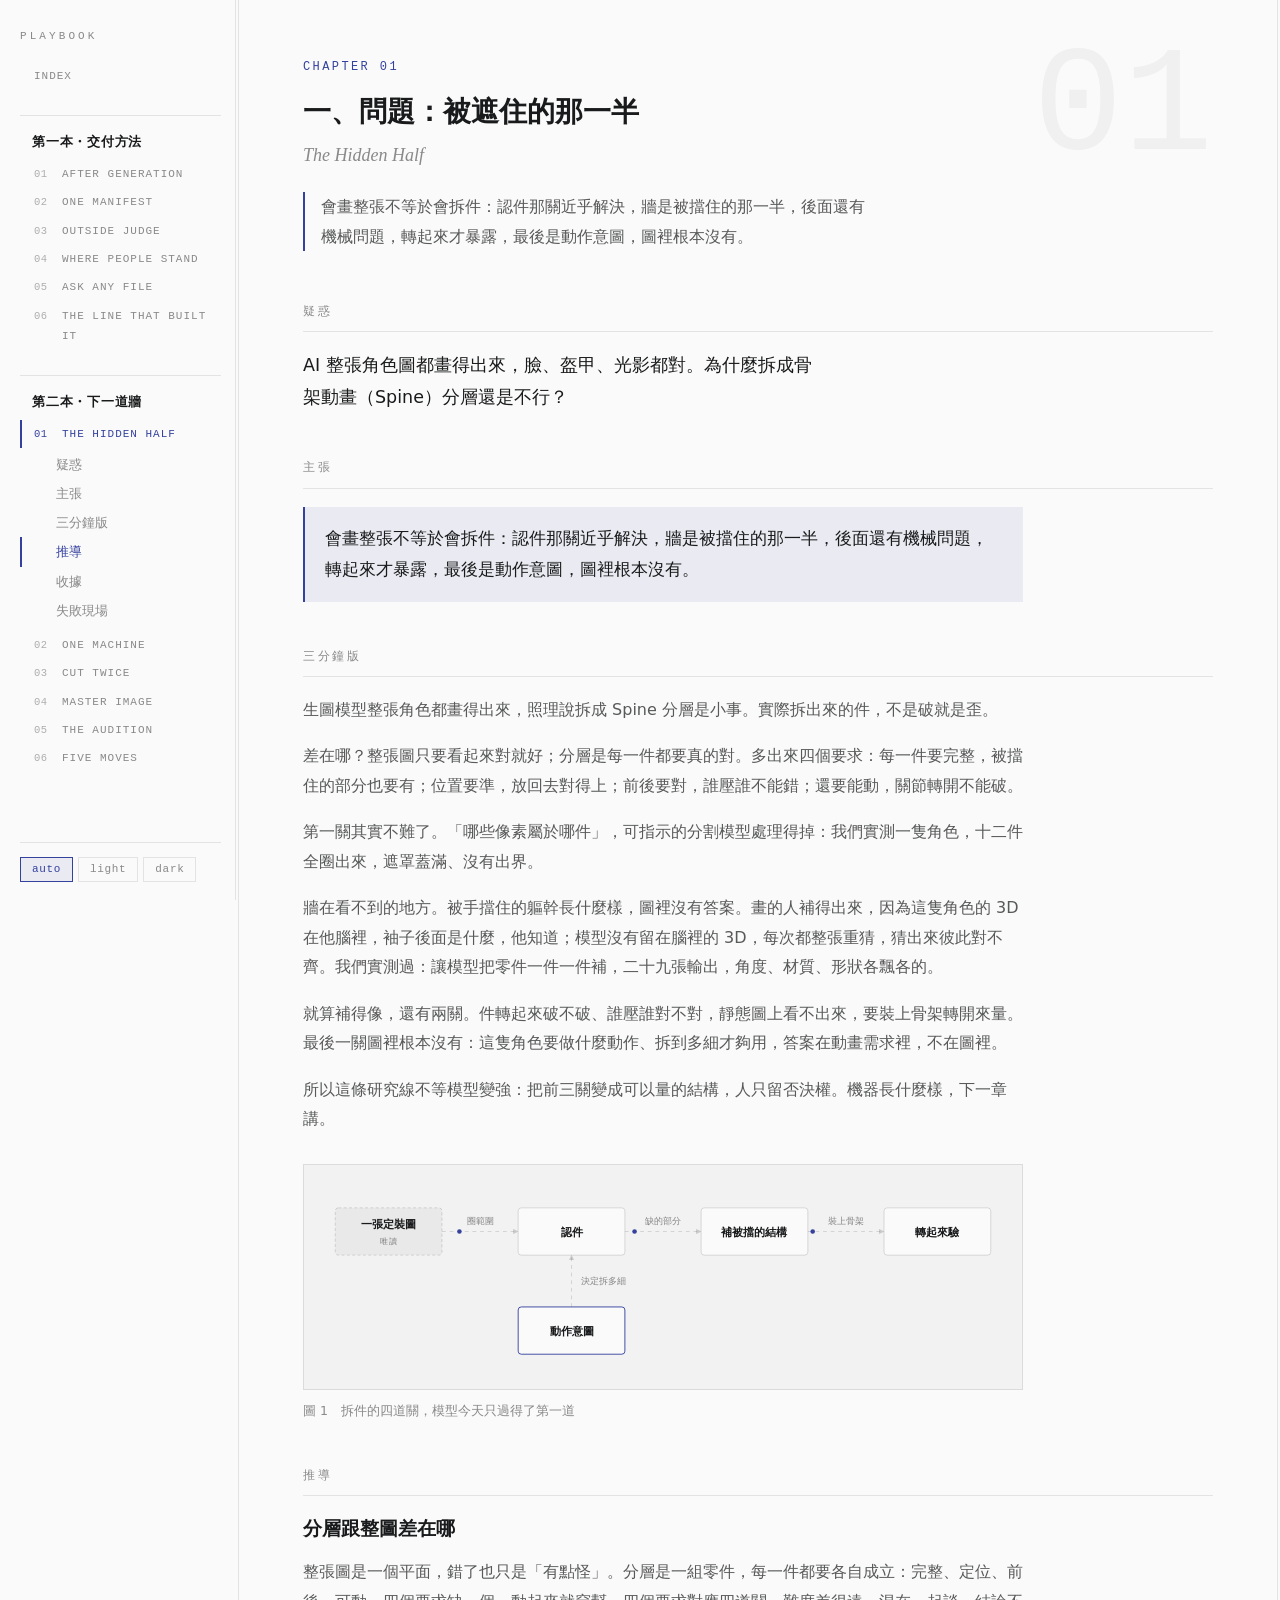
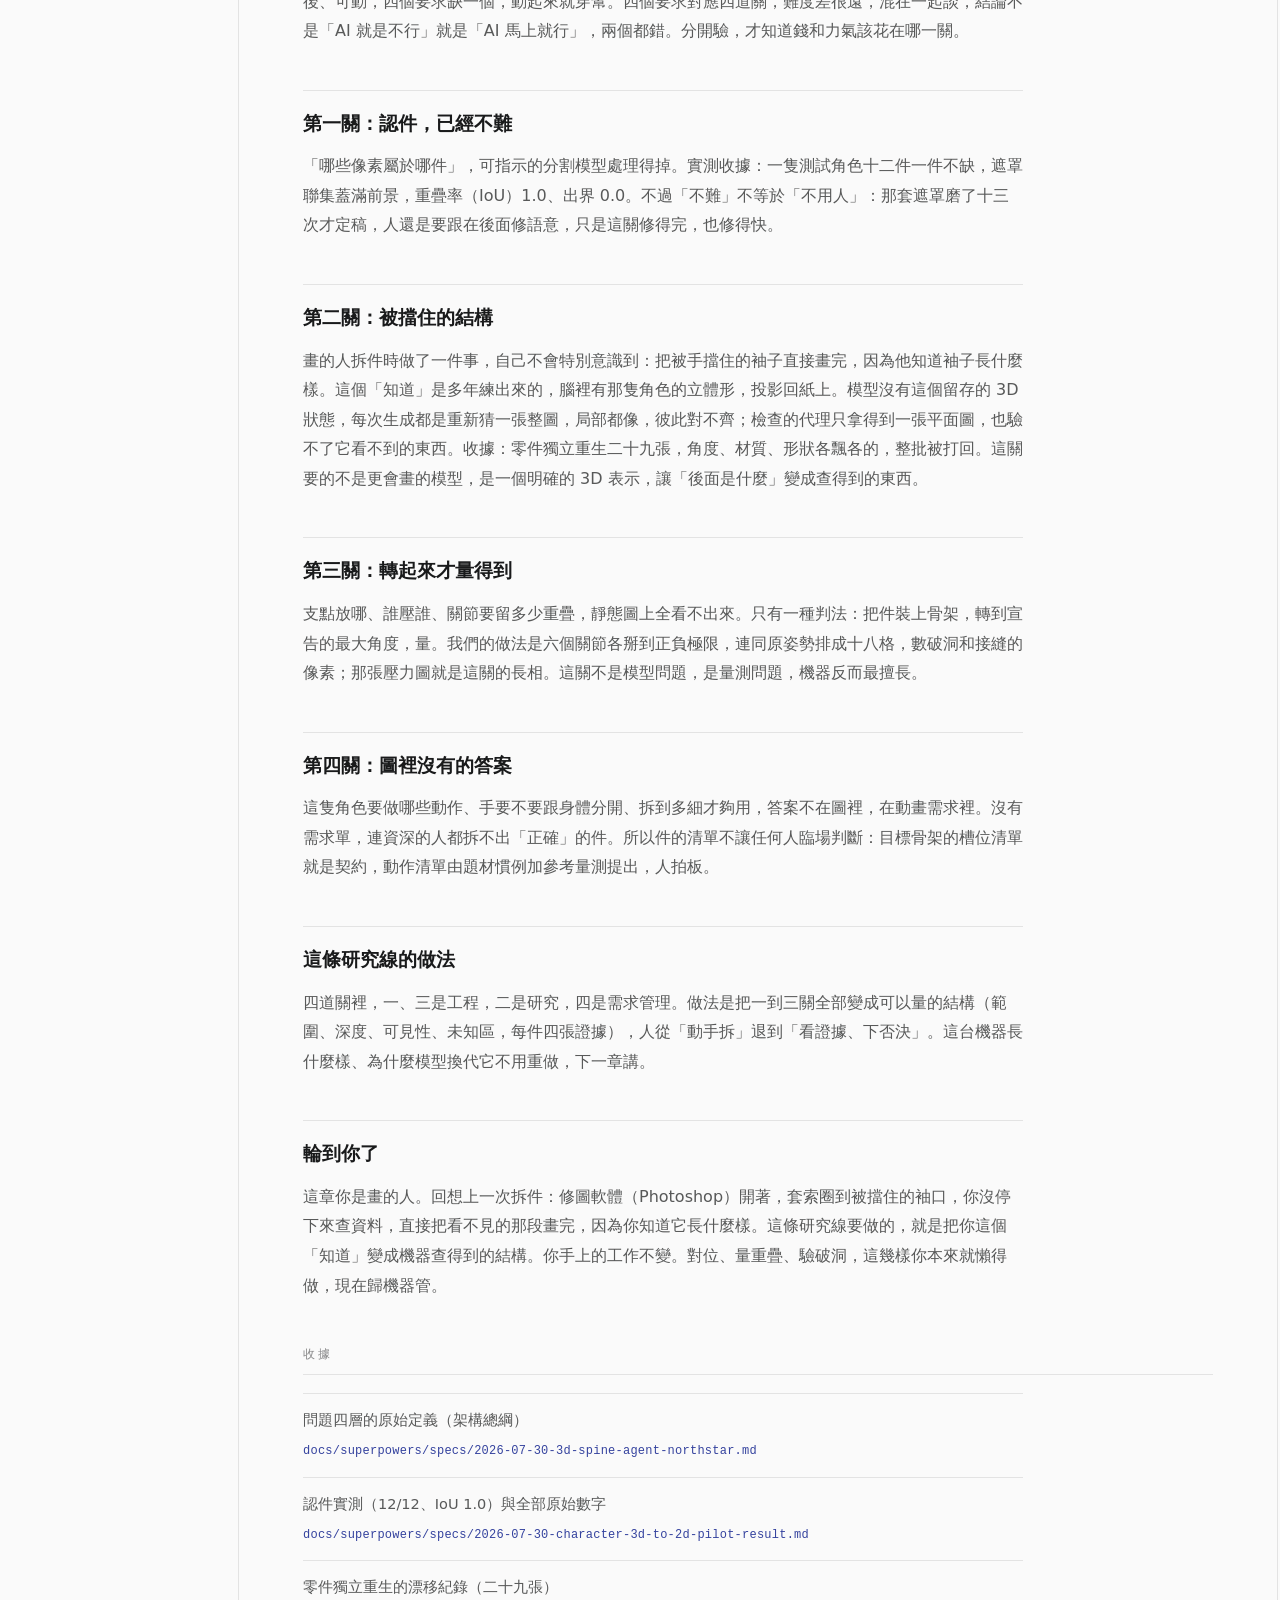
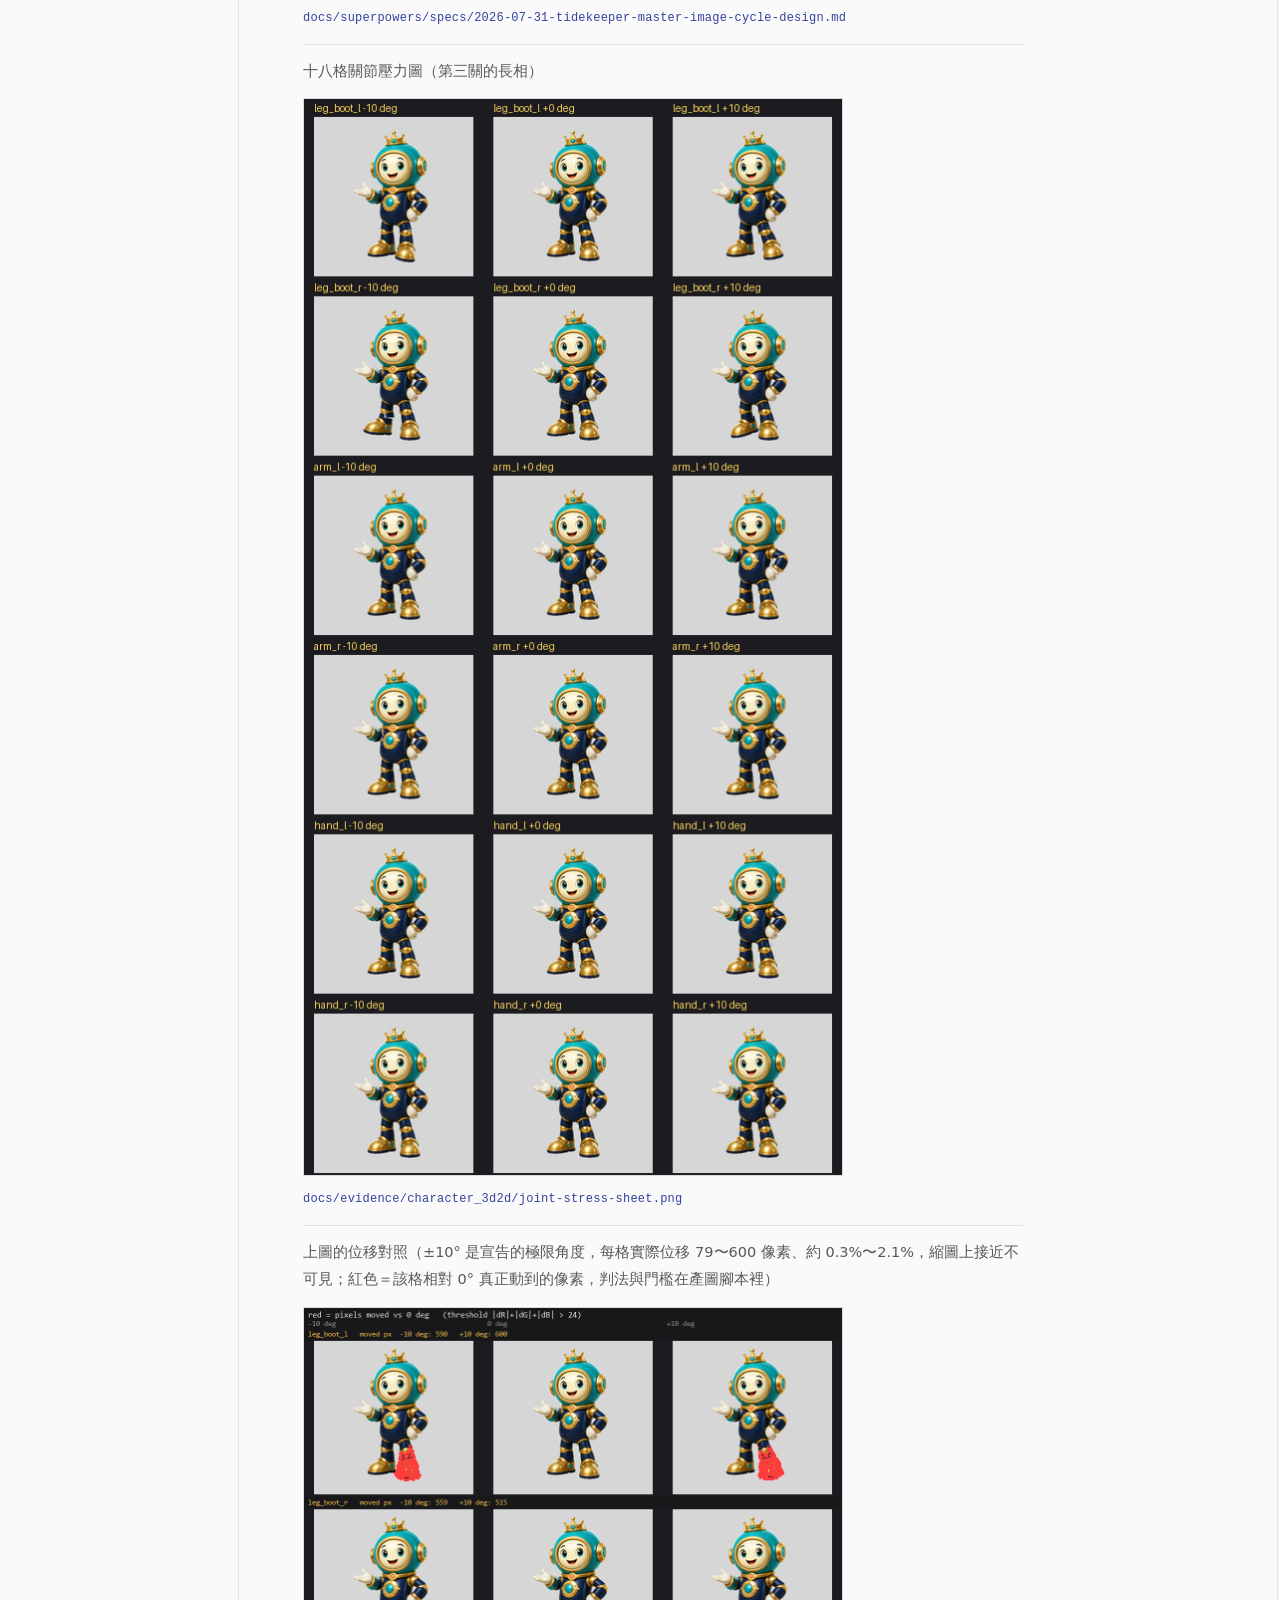
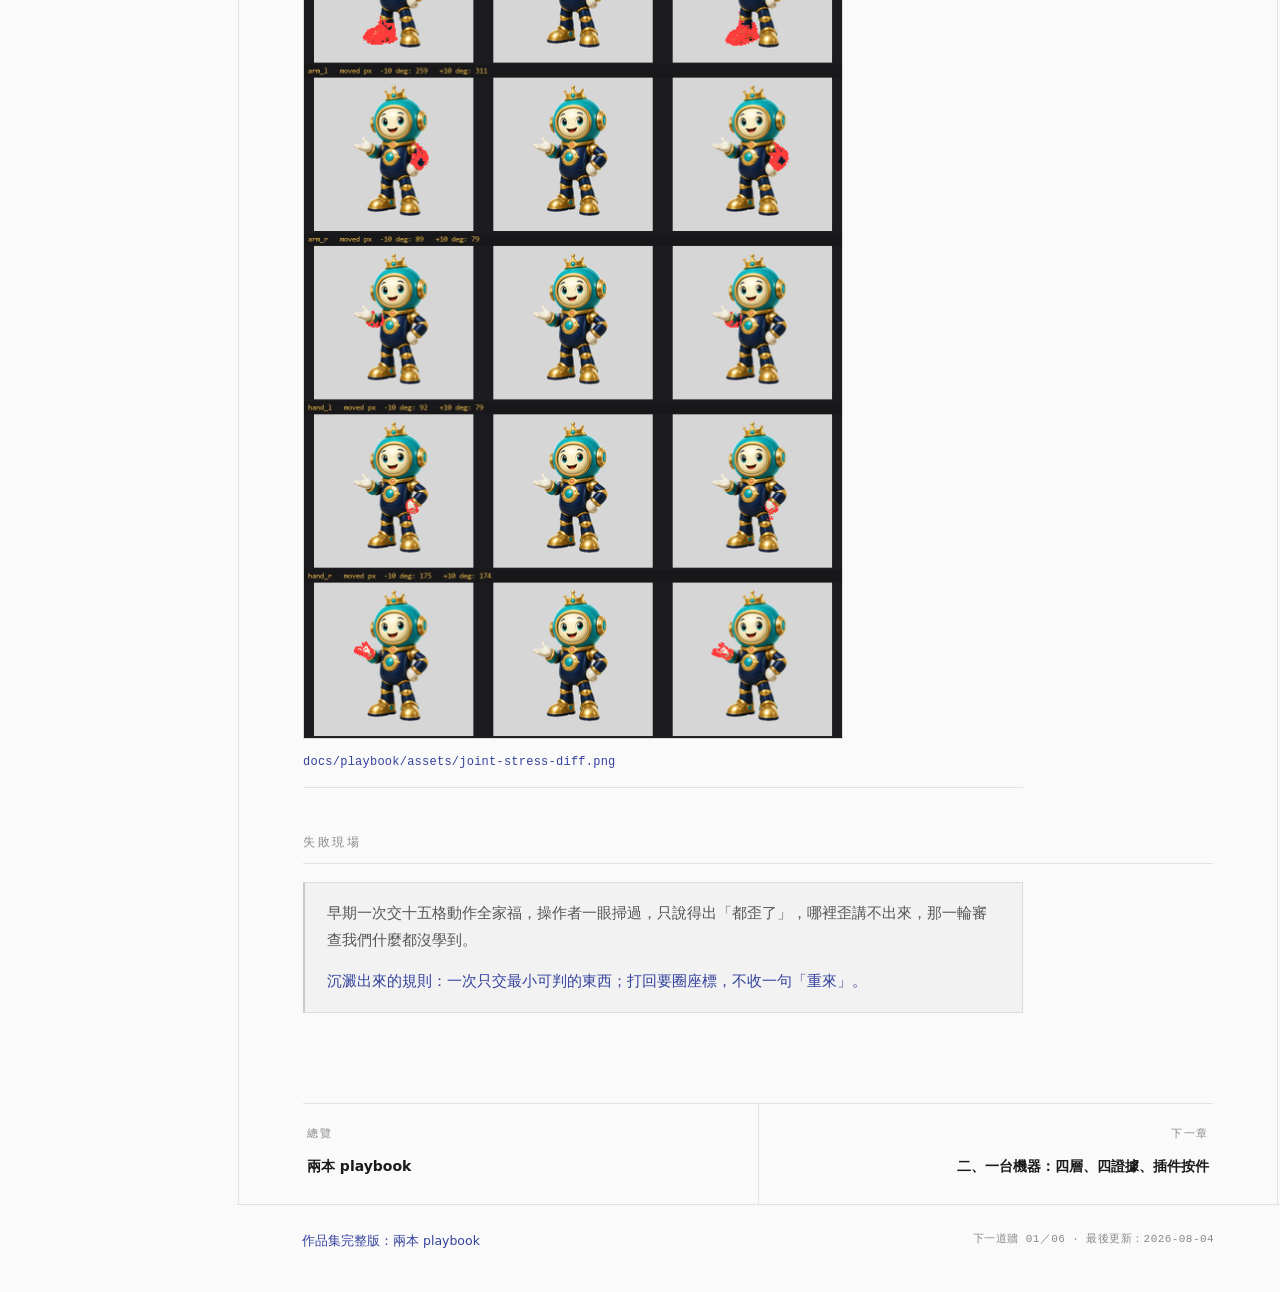
<file: nextwall.html>
<!DOCTYPE html>
<html lang="zh-Hant">
<head>
<meta charset="utf-8">
<meta name="viewport" content="width=device-width, initial-scale=1">
<title>下一道牆</title>
<noscript><meta http-equiv="refresh" content="0;url=nextwall-01.html"></noscript>
<link rel="stylesheet" href="assets/site.css">
<script>
(function () {
  var m = (location.hash || "").match(/^#ch([1-6])$/);
  var n = m ? m[1] : "1";
  location.replace("nextwall-0" + n + ".html" + (m ? "#ch" + n : ""));
})();
</script>
</head>
<body>
<main style="max-width:760px;margin:0 auto;padding:56px 24px;">
  <p>《下一道牆》已分章。<a href="nextwall-01.html">從第一章開始</a>，或回<a href="index.html">總覽</a>。</p>
</main>
</body>
</html>
</file>
<file: assets/site.css>
/* playbook 全站樣式 — 設計代幣參照操作者自有的 ai-delivery-playbook（Vibe Designing 章節式編輯排版）
   扁平無陰影 · 銳角 · hairline 細線 · mono 功能標籤 · 三態主題 · 離線可開、零外部資源
   標記類名沿用本站既有的章節標記（band/blk/receipts/fall/dg），只換皮不動骨 */

:root {
  --font-sans: "PingFang TC", "Noto Sans TC", "Hanken Grotesk", "Microsoft JhengHei", -apple-system, "Segoe UI", system-ui, sans-serif;
  --font-serif: "Noto Serif TC", "Source Han Serif TC", Georgia, "Times New Roman", serif;
  --font-mono: "JetBrains Mono", "Cascadia Code", Consolas, ui-monospace, monospace;

  --t-display: clamp(38px, 6vw, 56px);
  --t-h2: 28px;
  --t-h3: 19px;
  --t-body: 16px;
  --t-mono: 13px;
  --t-mono-xs: 11px;

  --page-max: 1440px;
  --sheet: 1040px;
  --nav-w: 236px;
  --measure: 720px;

  --ink-rgb: 25, 26, 27;
  --bg: #fafafa;
  --surface-1: #f2f2f2;
  --surface-2: #e9e9e9;
  --code-bg: #f4f4f3;
  --ink: rgb(var(--ink-rgb));
  --ink-soft: rgba(var(--ink-rgb), 0.72);
  --ink-mut: rgba(var(--ink-rgb), 0.5);
  --ink-faint: rgba(var(--ink-rgb), 0.34);
  --line: rgba(var(--ink-rgb), 0.10);
  --line-strong: rgba(var(--ink-rgb), 0.18);
  --accent: #34429e;
  --accent-text: #34429e;
  --accent-soft: rgba(52, 66, 158, 0.08);
  --highlight: #34429e;
  --hero-grad: linear-gradient(196.557deg, #191a1b 4.9%, #4e5db8 141.59%);
}

:root[data-theme="dark"] {
  --ink-rgb: 232, 232, 230;
  --bg: #08090a;
  --surface-1: #0d0d0d;
  --surface-2: #141414;
  --code-bg: #0d0d0d;
  --line: rgba(255, 255, 255, 0.10);
  --line-strong: rgba(255, 255, 255, 0.18);
  --accent: #4337ff;
  --accent-text: #685cff;
  --accent-soft: rgba(67, 55, 255, 0.16);
  --highlight: #9de3f1;
  --hero-grad: linear-gradient(196.557deg, #e8e8e6 4.9%, #685cff 141.59%);
}

/* 預設 light，不跟隨系統色；深色只在使用者手選 data-theme="dark" 時生效（操作者裁定 2026-08-05）。 */

* { margin: 0; padding: 0; box-sizing: border-box; }

html { -webkit-text-size-adjust: 100%; scroll-behavior: smooth; }
@media (prefers-reduced-motion: reduce) { html { scroll-behavior: auto; } }

body {
  font-family: var(--font-sans);
  background: var(--bg);
  color: var(--ink);
  font-size: var(--t-body);
  line-height: 1.85;
  -webkit-font-smoothing: antialiased;
  text-rendering: optimizeLegibility;
}

::selection { background: var(--accent-soft); }

a { color: var(--accent-text); text-decoration: none; }
a:hover { text-decoration: underline; text-underline-offset: 3px; text-decoration-thickness: 1px; }

code {
  font-family: var(--font-mono);
  font-size: 0.86em;
  background: var(--code-bg);
  border: 1px solid var(--line);
  padding: 0 5px;
}

.skip {
  position: absolute; left: -9999px; top: 0; z-index: 99;
  background: var(--accent); color: #fff; padding: 8px 16px;
  font: var(--t-mono)/1 var(--font-mono);
}
.skip:focus { left: 0; }

/* ── 版面骨架：左側欄 + 內容 ─────────────── */

.frame {
  display: grid;
  grid-template-columns: var(--nav-w) minmax(0, 1fr);
  min-height: 100dvh;
}

.sidebar {
  position: sticky; top: 0;
  height: 100dvh;
  border-right: 1px solid var(--line);
  padding: 26px 14px 18px 20px;
  display: flex; flex-direction: column; gap: 16px;
  background: var(--bg);
  overflow-y: auto;
  scrollbar-width: thin;
  scrollbar-color: transparent transparent;
}
.sidebar:hover { scrollbar-color: var(--line-strong) transparent; }
.sidebar::-webkit-scrollbar { width: 4px; }
.sidebar::-webkit-scrollbar-track { background: transparent; }
.sidebar::-webkit-scrollbar-thumb { background: transparent; }
.sidebar:hover::-webkit-scrollbar-thumb { background: var(--line-strong); }

.brand {
  font-family: var(--font-mono);
  font-size: var(--t-mono-xs);
  letter-spacing: 0.28em;
  color: var(--ink-mut);
}
.brand:hover { color: var(--ink); text-decoration: none; }

.side-nav { display: flex; flex-direction: column; flex: 1; }

.side-nav .book-head {
  margin: 24px 0 6px;
  padding: 14px 0 0 12px;
  border-top: 1px solid var(--line);
  font-size: 13px;
  font-weight: 700;
  letter-spacing: 0.06em;
  color: var(--ink);
}

.side-nav a {
  display: flex; align-items: baseline; gap: 8px;
  padding: 4px 8px 4px 12px;
  color: var(--ink-mut);
  border-left: 2px solid transparent;
}
.side-nav a:hover { text-decoration: none; }
.side-nav a:hover .lbl { color: var(--ink); }

.side-nav a .no {
  font-family: var(--font-mono);
  font-size: 10.5px;
  letter-spacing: 0.04em;
  color: var(--ink-faint);
  min-width: 20px;
}
.side-nav a.top-level .lbl {
  font-family: var(--font-mono);
  font-size: 11px;
  letter-spacing: 0.09em;
  text-transform: uppercase;
  color: var(--ink-mut);
}
.side-nav a.top-level:hover .lbl { color: var(--ink); }
.side-nav a.sub { padding: 3px 8px 3px 34px; }
.side-nav a.sub .lbl { font-size: 12.5px; color: var(--ink-mut); }
.side-nav a.sub:hover .lbl { color: var(--ink); }

.side-nav a.active { border-left-color: var(--highlight); }
.side-nav a.active .lbl,
.side-nav a.active .no { color: var(--highlight); }

.side-nav .subs { display: flex; flex-direction: column; margin: 2px 0 6px; }

.side-nav .soon {
  display: flex; align-items: baseline; gap: 8px;
  padding: 4px 8px 4px 12px;
  color: var(--ink-faint);
}
.side-nav .soon .lbl { font-family: var(--font-mono); font-size: 11px; letter-spacing: 0.09em; text-transform: uppercase; }

.theme-toggle {
  display: flex; gap: 5px;
  border-top: 1px solid var(--line);
  padding-top: 14px;
}
.theme-toggle button {
  font: var(--t-mono-xs)/1 var(--font-mono);
  letter-spacing: 0.06em;
  color: var(--ink-mut);
  background: transparent;
  border: 1px solid var(--line);
  padding: 6px 11px;
  cursor: pointer;
}
.theme-toggle button:hover { color: var(--ink); border-color: var(--line-strong); }
.theme-toggle button[aria-pressed="true"] {
  color: var(--accent-text);
  border-color: var(--accent);
  background: var(--accent-soft);
}

main { min-width: 0; }

/* ruled sheet：左右垂直細線框住內容 */
.col {
  max-width: var(--sheet);
  margin: 0 auto;
  padding: 0 clamp(24px, 5vw, 68px);
  border-inline: 1px solid var(--line);
}

/* ── Hero（hub） ─────────────────────────── */

.hero { padding: 72px 0 40px; }

.hero .eyebrow {
  font-family: var(--font-mono);
  font-size: 12px;
  letter-spacing: 0.26em;
  color: var(--accent-text);
  margin-bottom: 28px;
}

.hero h1 {
  font-size: var(--t-display);
  font-weight: 800;
  line-height: 1.18;
  letter-spacing: 0.01em;
}
.hero h1 .dim { color: var(--ink-faint); }
.hero h1 .key { color: var(--accent-text); }

.hero .hero-rule {
  width: 168px; height: 2px; margin: 30px 0 28px;
  background: var(--hero-grad);
}

.hero .lede {
  max-width: 34em;
  font-size: 17px;
  color: var(--ink-soft);
}

.hero .year {
  margin-top: 32px;
  font-family: var(--font-mono);
  font-size: 12px;
  letter-spacing: 0.03em;
  color: var(--ink-mut);
}

/* ── 章節卡（hub 目錄） ──────────────────── */

.tocsec { padding: 8px 0 56px; }

.toc-head {
  font-family: var(--font-mono);
  font-size: var(--t-mono-xs); text-transform: uppercase; letter-spacing: 0.2em;
  color: var(--ink-mut);
  padding-bottom: 6px;
}
.tocsec h2 { font-size: 21px; font-weight: 800; margin-bottom: 4px; }
.tocsec .booknote { color: var(--ink-mut); font-size: 14px; margin-bottom: 16px; max-width: var(--measure); }

.toc-grid {
  display: grid;
  grid-template-columns: repeat(auto-fit, minmax(272px, 1fr));
  border-top: 1px solid var(--line);
  border-left: 1px solid var(--line);
}

.toc-card {
  display: flex; flex-direction: column;
  padding: 22px 22px 18px;
  color: var(--ink);
  border-right: 1px solid var(--line);
  border-bottom: 1px solid var(--line);
  transition: background 0.2s ease;
}
.toc-card:hover { background: var(--surface-1); text-decoration: none; }

.toc-card .no {
  font-family: var(--font-mono); font-size: 19px; color: var(--ink-faint);
  letter-spacing: 0.02em; margin-bottom: 14px;
}
.toc-card h3 { font-size: 16.5px; font-weight: 800; margin-bottom: 8px; line-height: 1.5; }
.toc-card .q { font-size: 13px; color: var(--ink-mut); line-height: 1.8; flex: 1; }
.toc-card .en {
  margin-top: 16px;
  font-family: var(--font-mono); font-size: var(--t-mono-xs);
  text-transform: uppercase; letter-spacing: 0.14em; color: var(--accent-text);
}

/* ── hub 的表格與 repo 列 ────────────────── */

.plain { padding: 8px 0 56px; }
.plain h2 { font-size: 21px; font-weight: 800; margin-bottom: 4px; }
.plain .booknote { color: var(--ink-mut); font-size: 14px; margin-bottom: 16px; max-width: var(--measure); }

.table-scroll { overflow-x: auto; max-width: var(--measure); }
table.tbl { border-collapse: collapse; width: 100%; min-width: 420px; font-size: 14px; }
table.tbl th {
  text-align: left;
  font-family: var(--font-mono);
  font-size: var(--t-mono-xs); letter-spacing: 0.08em;
  color: var(--ink-mut); font-weight: 400;
  padding: 10px 18px 10px 0;
  border-bottom: 1px solid var(--line-strong);
  white-space: nowrap;
}
table.tbl td {
  padding: 11px 18px 11px 0;
  border-bottom: 1px solid var(--line);
  color: var(--ink-soft);
  vertical-align: top; line-height: 1.75;
}
table.tbl td:first-child { color: var(--ink); font-weight: 600; }

ul.repos { list-style: none; max-width: var(--measure); border-top: 1px solid var(--line); }
ul.repos li { padding: 12px 2px; border-bottom: 1px solid var(--line); }
ul.repos .desc { color: var(--ink-mut); font-size: 13.5px; }

/* ── 章節頁 ──────────────────────────────── */

section.chapter { padding: 0 0 64px; }

.band { position: relative; padding: 56px 0 6px; margin-bottom: 30px; }

.band .ghost {
  position: absolute; right: 0; top: 34px;
  font-family: var(--font-mono);
  font-size: clamp(88px, 13vw, 150px);
  font-weight: 500;
  line-height: 1;
  color: var(--ink);
  opacity: 0.045;
  pointer-events: none; -webkit-user-select: none; user-select: none;
}

.band .kicker {
  font-family: var(--font-mono);
  font-size: 12px; letter-spacing: 0.2em; text-transform: uppercase;
  color: var(--accent-text);
}

.band h2 {
  font-size: var(--t-h2);
  font-weight: 800;
  line-height: 1.45;
  margin-top: 14px;
  max-width: 24em;
}

.band .entitle {
  font-family: var(--font-serif);
  font-style: italic;
  font-size: 18px;
  color: var(--ink-mut);
  margin-top: 6px;
}

.band .standfirst {
  margin-top: 20px;
  max-width: 36em;
  font-size: 16px;
  color: var(--ink-soft);
  font-weight: 500;
  padding-left: 16px;
  border-left: 2px solid var(--accent);
}

/* 六塊：塊標籤 mono 小字，內文限行寬 */
.blk { margin-top: 44px; }
.blk > h3 {
  font-family: var(--font-mono);
  font-size: 12px; font-weight: 400;
  letter-spacing: 0.22em;
  color: var(--ink-mut);
  border-bottom: 1px solid var(--line);
  padding-bottom: 8px; margin-bottom: 18px;
}
.blk p { max-width: var(--measure); color: var(--ink-soft); }
.blk p + p { margin-top: 1.05em; }
.blk p strong { color: var(--ink); font-weight: 700; }

.blk h4 {
  font-size: var(--t-h3); font-weight: 800; line-height: 1.5;
  max-width: var(--measure);
  margin: 44px 0 14px;
  padding-top: 18px;
  border-top: 1px solid var(--line);
}
.blk h4:first-of-type { margin-top: 6px; padding-top: 0; border-top: none; }

.blk ul { max-width: var(--measure); margin: 1em 0 1em 1.3em; color: var(--ink-soft); }
.blk ul li { margin: 0.4em 0; }
.blk ul li::marker { color: var(--accent-text); }

.ask p { font-size: 17.5px; color: var(--ink); font-weight: 500; max-width: 30em; line-height: 1.8; }

.say p {
  font-size: 17px; line-height: 1.85; font-weight: 500;
  color: var(--ink);
  background: var(--accent-soft);
  border-left: 2px solid var(--accent);
  padding: 16px 20px;
  max-width: var(--measure);
}

/* ── 圖 ──────────────────────────────────── */

figure.dg {
  margin: 30px 0 6px; max-width: var(--measure);
  content-visibility: auto;
  contain-intrinsic-size: auto 360px;
}
figure.dg .scroller {
  overflow-x: auto;
  border: 1px solid var(--line);
  background: var(--surface-1);
  padding: 20px 16px;
  cursor: zoom-in;
  transition: border-color 0.2s ease;
}
figure.dg:hover .scroller { border-color: var(--line-strong); }
figure.dg svg { display: block; width: 100%; min-width: 620px; height: auto; }
figure.dg figcaption {
  margin-top: 11px;
  font-size: 12.5px; color: var(--ink-mut); line-height: 1.6;
}

.n-svc { fill: var(--bg); stroke: var(--line-strong); stroke-width: 1; }
.n-data { fill: var(--surface-2); stroke: var(--line-strong); stroke-width: 1; stroke-dasharray: 4 3; }
.n-human { fill: var(--bg); stroke: var(--accent-text); stroke-width: 1.2; }
.n-lbl { fill: var(--ink); font-family: var(--font-sans); font-size: 15px; font-weight: 600; }
.n-tag { fill: var(--ink-mut); font-family: var(--font-mono); font-size: 11px; letter-spacing: 0.02em; }
.e-path { fill: none; stroke: var(--line-strong); stroke-width: 1; stroke-dasharray: 5 5; }
.e-lbl { fill: var(--ink-mut); font-family: var(--font-mono); font-size: 11.5px; }
.e-head { fill: var(--line-strong); stroke: none; }
.dg .dot { fill: var(--accent-text); }
@media (prefers-reduced-motion: no-preference) {
  .e-path { animation: pbdash 0.85s linear infinite; }
}
@keyframes pbdash { to { stroke-dashoffset: -10; } }

/* 點圖放大 */
.lightbox {
  position: fixed; inset: 0; z-index: 60;
  display: flex; align-items: center; justify-content: center;
  padding: 3vh 3vw;
  background: rgba(5, 6, 8, 0.62);
}
.lightbox[hidden] { display: none; }
.lightbox-panel {
  position: relative;
  background: var(--bg);
  border: 1px solid var(--line-strong);
  padding: 44px 24px 14px;
  max-width: 96vw; max-height: 94vh;
}
.lightbox-body svg { display: block; background: var(--surface-1); border: 1px solid var(--line); }
.lightbox-close {
  position: absolute; top: 10px; right: 12px;
  font: 13px/1 var(--font-mono);
  color: var(--ink-mut);
  background: transparent;
  border: 1px solid var(--line);
  padding: 6px 10px;
  cursor: pointer;
}
.lightbox-close:hover { color: var(--ink); border-color: var(--line-strong); }
.lightbox-cap { margin-top: 10px; font-size: 12.5px; color: var(--ink-mut); line-height: 1.6; }
body.no-scroll { overflow: hidden; }
@media (prefers-reduced-motion: no-preference) {
  .lightbox-panel { animation: lbIn 0.16s ease-out; }
}
@keyframes lbIn { from { opacity: 0; transform: scale(0.985); } to { opacity: 1; transform: none; } }

/* 收據裡的嵌圖：width 100% 先佔位免版面跳動，inline max-width 擋放大超過原生解析度 */
figure.shot { margin: 14px 0 6px; max-width: var(--measure); }
figure.shot img {
  display: block; width: 100%; height: auto;
  border: 1px solid var(--line); background: var(--surface-1);
}

/* ── 收據 ────────────────────────────────── */

.receipts { list-style: none; max-width: var(--measure); }
.receipts > li { padding: 13px 0; border-bottom: 1px solid var(--line); }
.receipts > li:first-child { border-top: 1px solid var(--line); }
.rk { font-size: 14.5px; color: var(--ink-soft); }
.rl { display: inline-block; margin-top: 4px; font-family: var(--font-mono); font-size: 12px; letter-spacing: 0.02em; word-break: break-all; }

/* ── 失敗現場 ────────────────────────────── */

.fall {
  max-width: var(--measure);
  border: 1px solid var(--line);
  border-left: 2px solid var(--line-strong);
  background: var(--surface-1);
  padding: 17px 22px;
}
.fall p { font-size: 14.5px; line-height: 1.9; }
.fall .rule { margin-top: 0.9em; color: var(--accent-text); font-weight: 500; }

/* ── 上一章／下一章 ──────────────────────── */

.pager {
  display: grid; grid-template-columns: 1fr 1fr; gap: 0;
  border-top: 1px solid var(--line);
  margin-top: 26px;
}
.pager a, .pager span.hole {
  display: block; padding: 20px 4px 24px; color: var(--ink);
}
.pager a:hover { text-decoration: none; background: var(--surface-1); }
.pager .dir {
  display: block;
  font-family: var(--font-mono); font-size: var(--t-mono-xs);
  letter-spacing: 0.14em; color: var(--ink-mut);
  margin-bottom: 6px;
}
.pager a:hover .t { color: var(--accent-text); }
.pager .t { font-size: 14px; font-weight: 600; line-height: 1.6; }
.pager .next { text-align: right; border-left: 1px solid var(--line); }

/* ── footer ──────────────────────────────── */

footer.site { border-top: 1px solid var(--line); padding: 24px 0 40px; }
footer.site .col {
  display: flex; justify-content: space-between; gap: 16px; flex-wrap: wrap;
  font-size: 12.5px; color: var(--ink-mut);
  border-inline: none;
}
footer.site .mono { font-family: var(--font-mono); font-size: 11px; letter-spacing: 0.04em; }

/* ── 進場（JS 掛 .reveal；無 JS 就整頁直接可讀） ── */

@media (prefers-reduced-motion: no-preference) {
  .reveal { opacity: 0; transform: translateY(14px); }
  .reveal.in {
    opacity: 1; transform: none;
    transition: opacity 0.6s cubic-bezier(0.16, 1, 0.3, 1),
                transform 0.6s cubic-bezier(0.16, 1, 0.3, 1);
  }
}

.blk[id], section.chapter { scroll-margin-top: 22px; }
@media (max-width: 900px) { .blk[id], section.chapter { scroll-margin-top: 74px; } }

/* ── 響應式 ──────────────────────────────── */

@media (max-width: 1279px) { :root { --sheet: 960px; } }
@media (max-width: 1080px) { :root { --sheet: 900px; } }

@media (max-width: 900px) {
  .frame { grid-template-columns: 1fr; }
  .sidebar {
    position: sticky; top: 0; z-index: 20;
    height: auto; flex-direction: row; align-items: center; gap: 12px;
    padding: 9px 14px;
    border-right: none; border-bottom: 1px solid var(--line);
    overflow-x: auto; overflow-y: hidden;
  }
  .brand { flex-shrink: 0; }
  .side-nav { flex-direction: row; gap: 2px; flex: 1; align-items: center; }
  .side-nav .book-head { margin: 0 2px; padding: 0 6px; border-top: none; white-space: nowrap; }
  .side-nav a { white-space: nowrap; padding: 5px 9px; border-left: none; border-bottom: 2px solid transparent; }
  .side-nav a.active { border-left-color: transparent; border-bottom-color: var(--highlight); }
  .side-nav a .no { min-width: 0; }
  .side-nav a .lbl { display: none; }
  .side-nav a.home .lbl { display: inline; }
  .side-nav a.sub, .side-nav .subs, .side-nav .soon { display: none; }
  .theme-toggle { border-top: none; padding-top: 0; flex-shrink: 0; }
  .col { padding: 0 22px; border-inline: none; }
  .hero { padding: 48px 0 36px; }
  .band .ghost { display: none; }
}

@media (max-width: 760px) {
  .toc-grid { grid-template-columns: 1fr; }
  .hero h1 { font-size: 34px; }
  .pager { grid-template-columns: 1fr; }
  .pager .next { border-left: none; border-top: 1px solid var(--line); }
}
</file>
